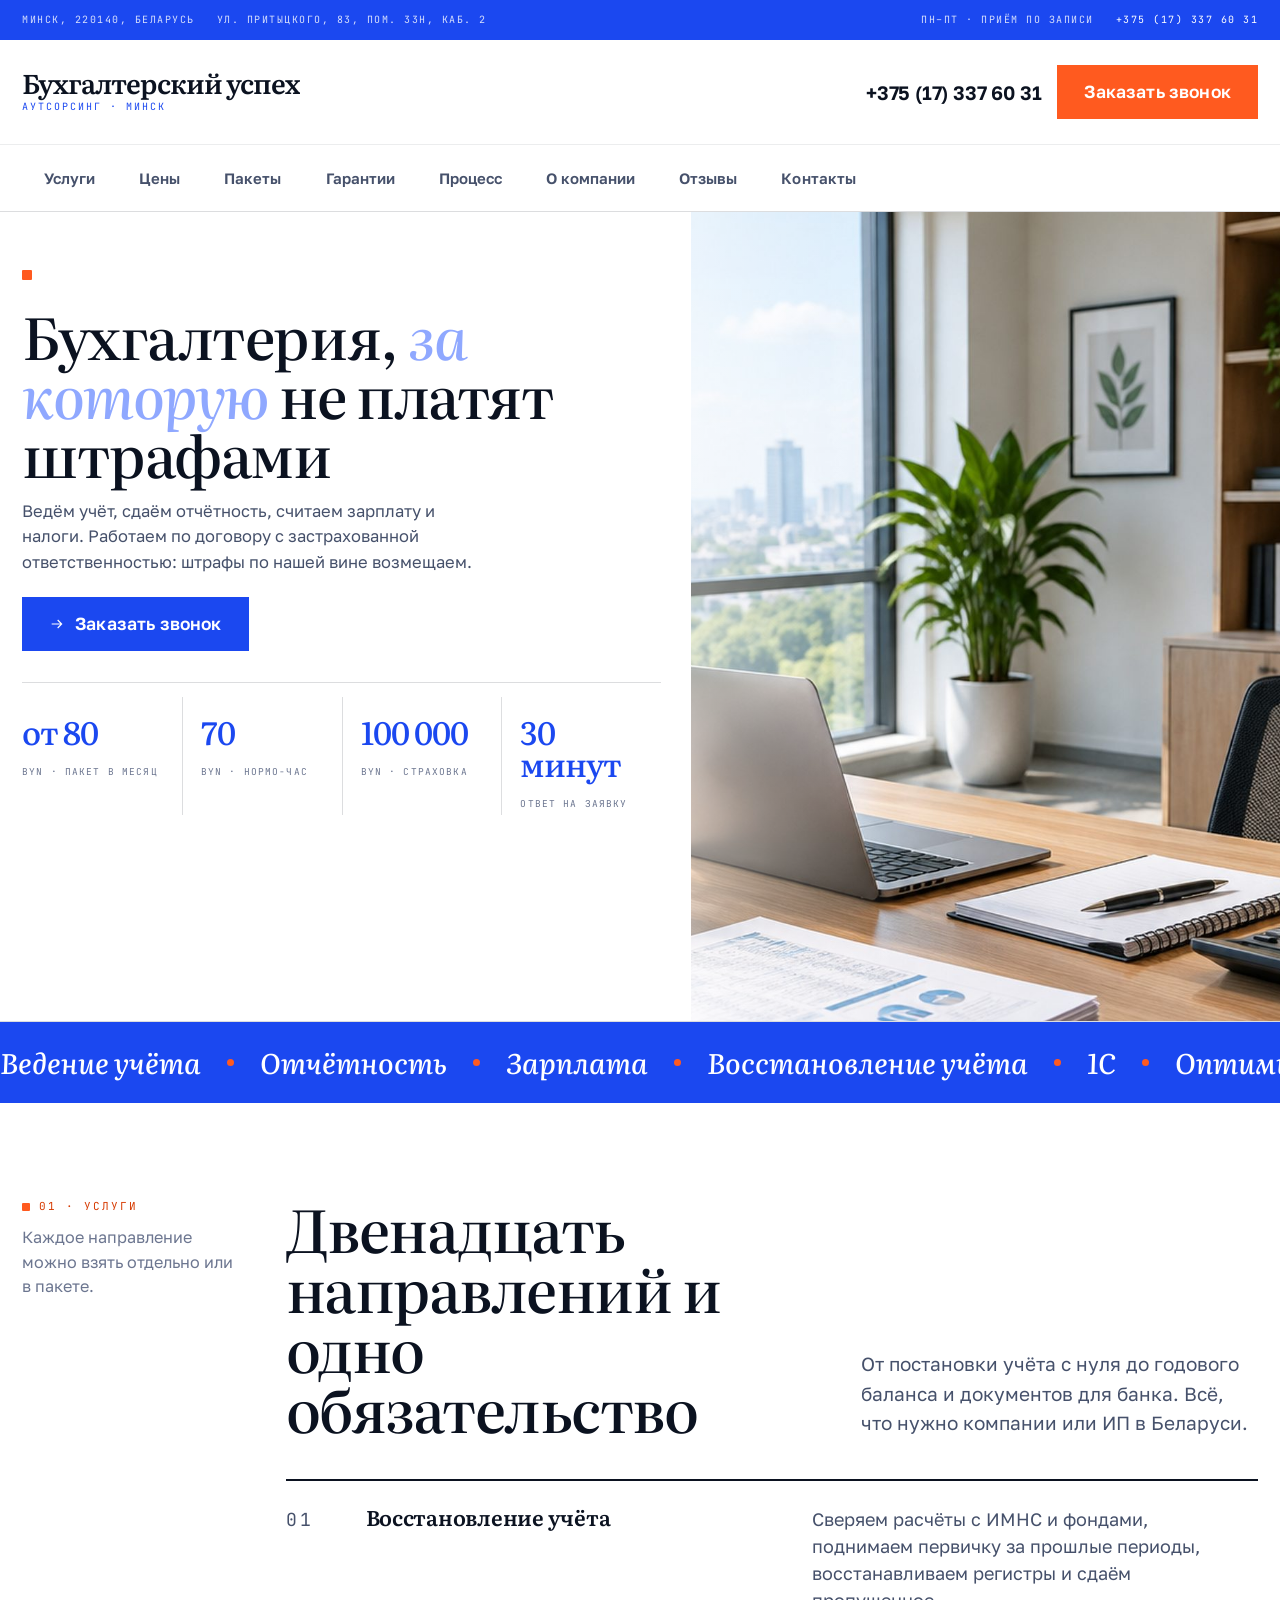
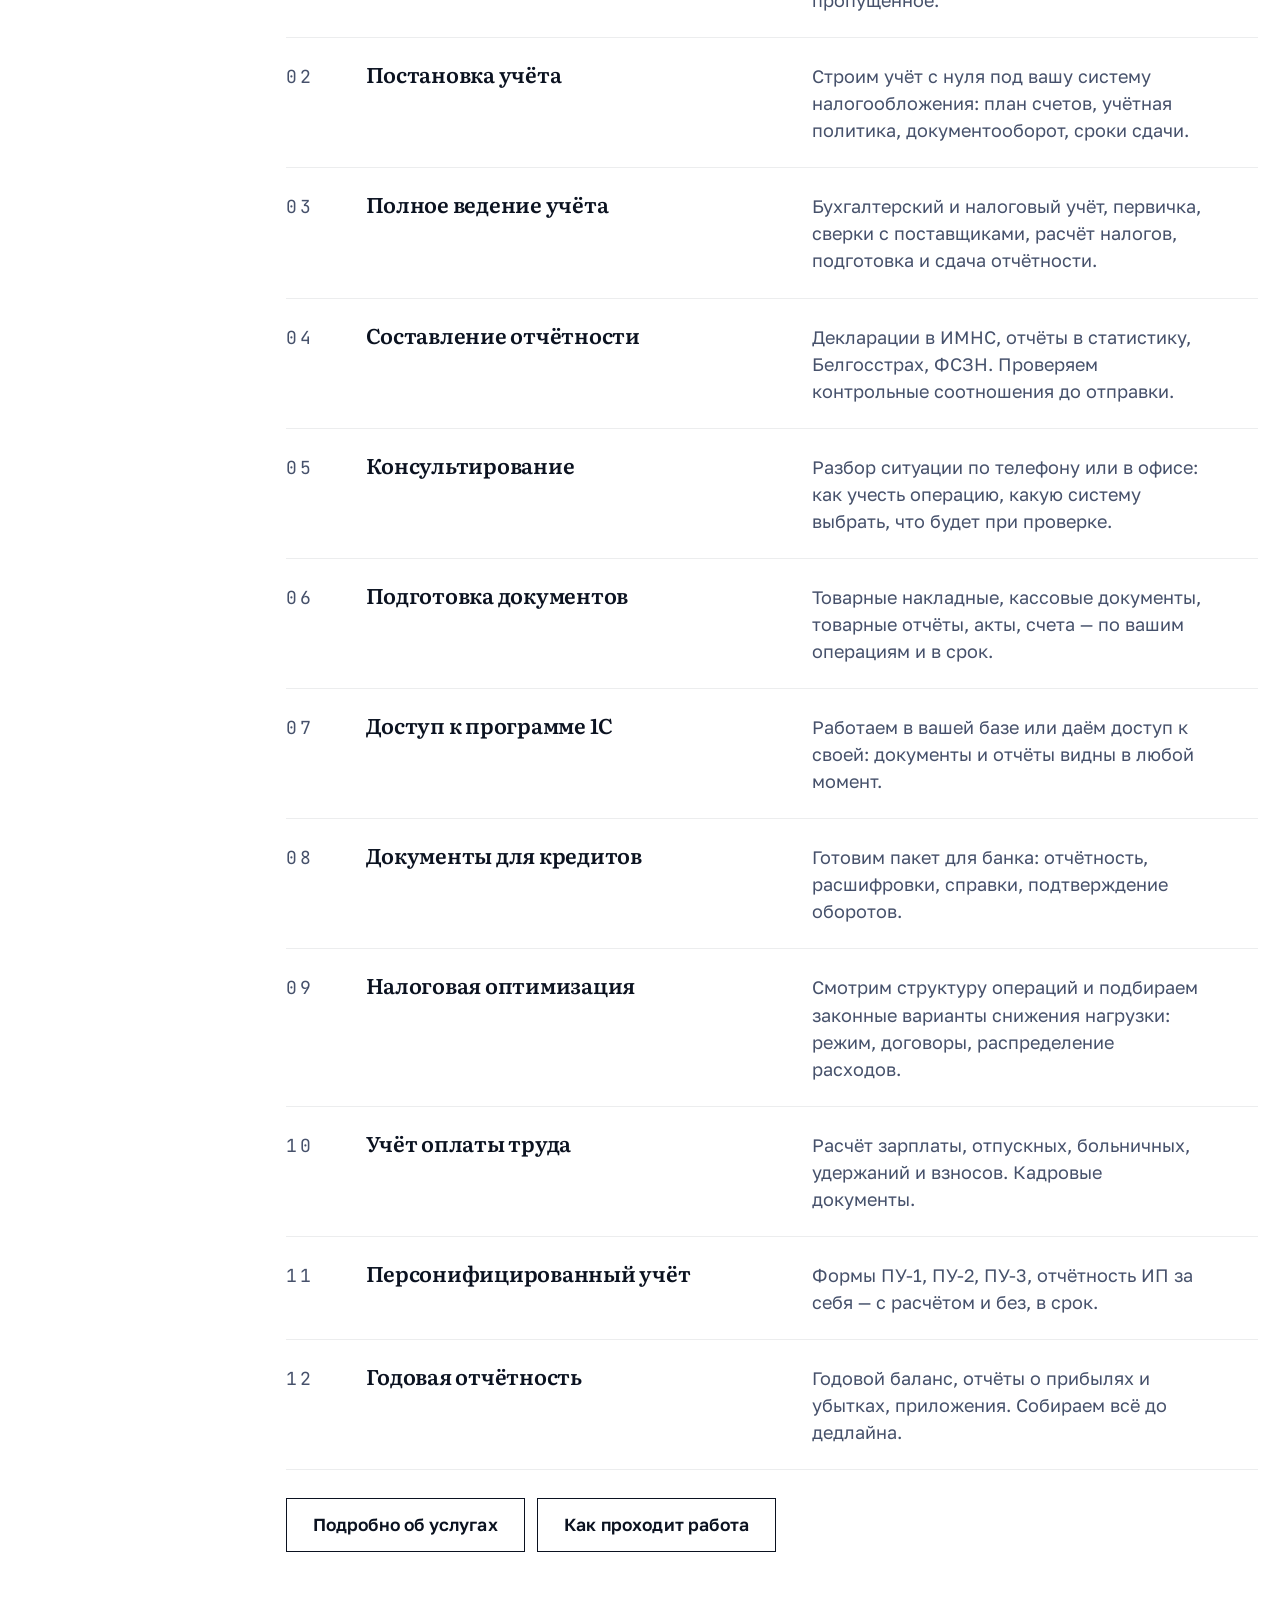
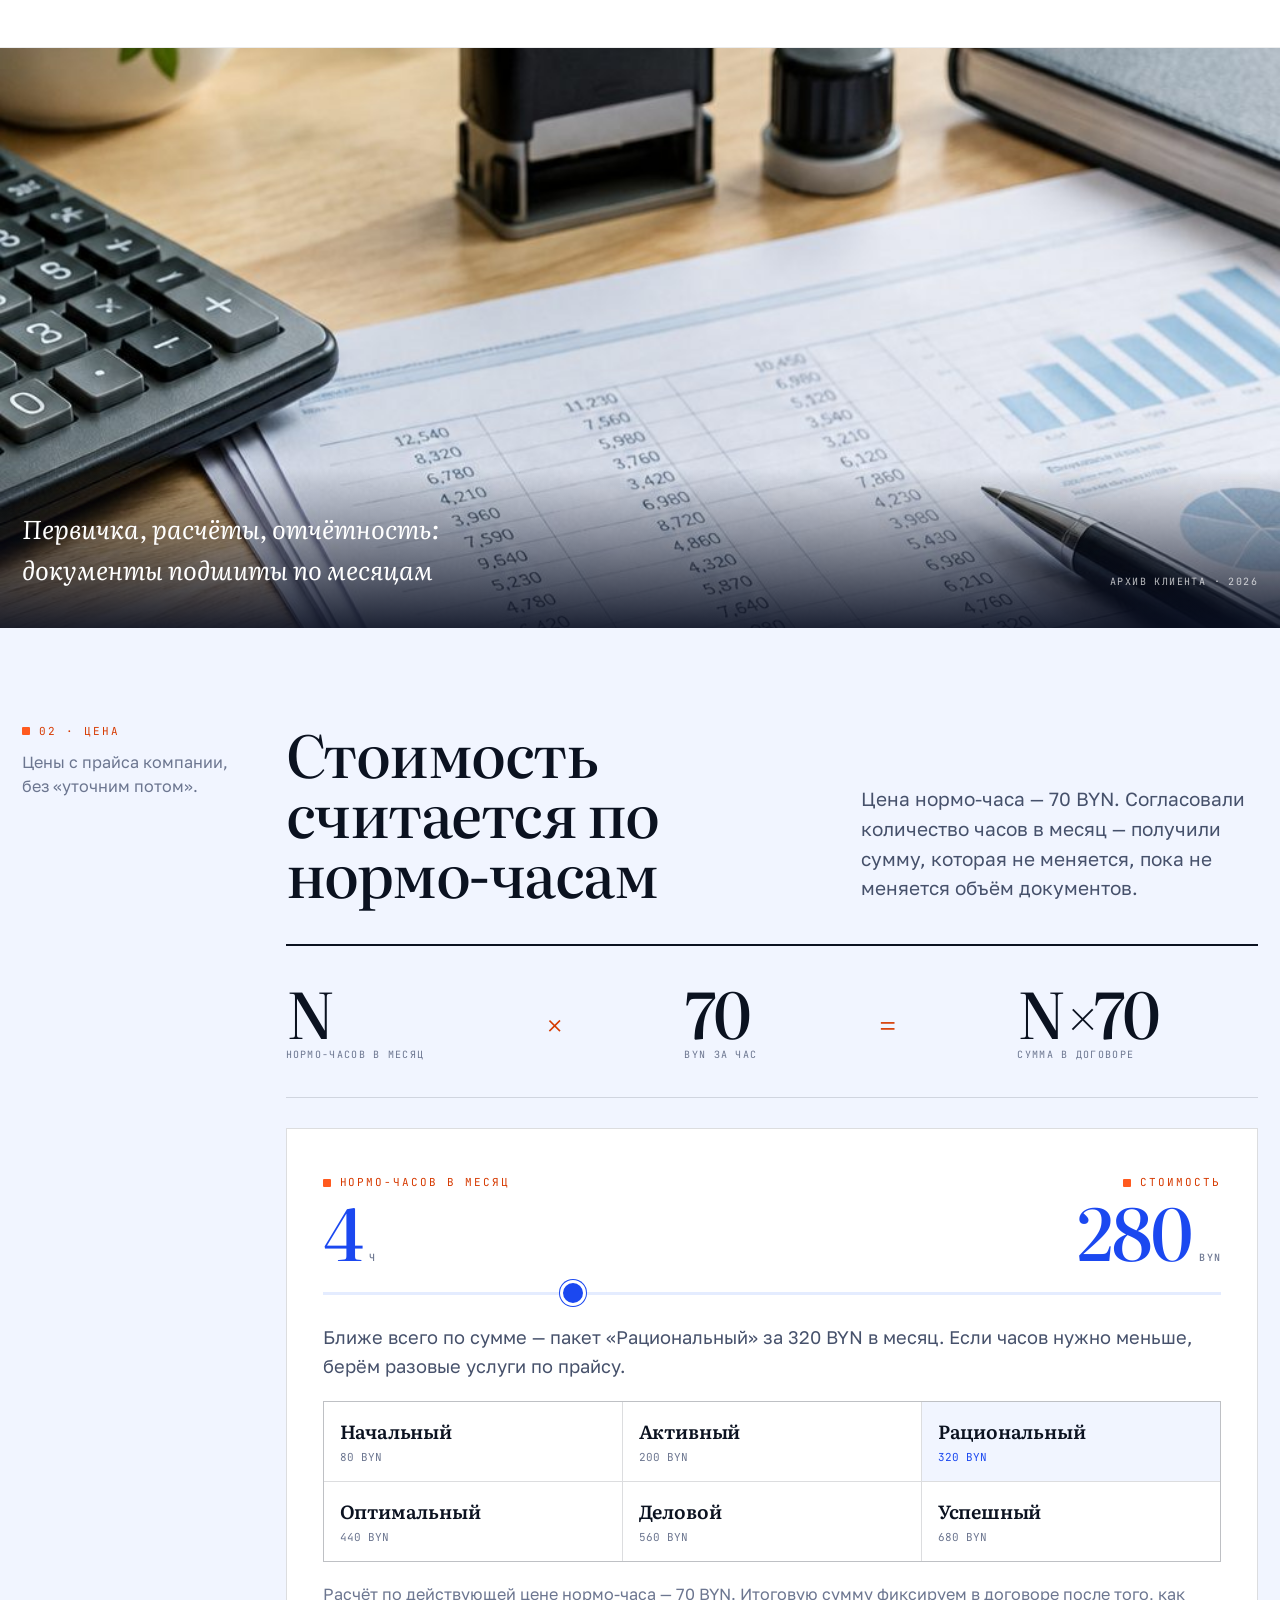
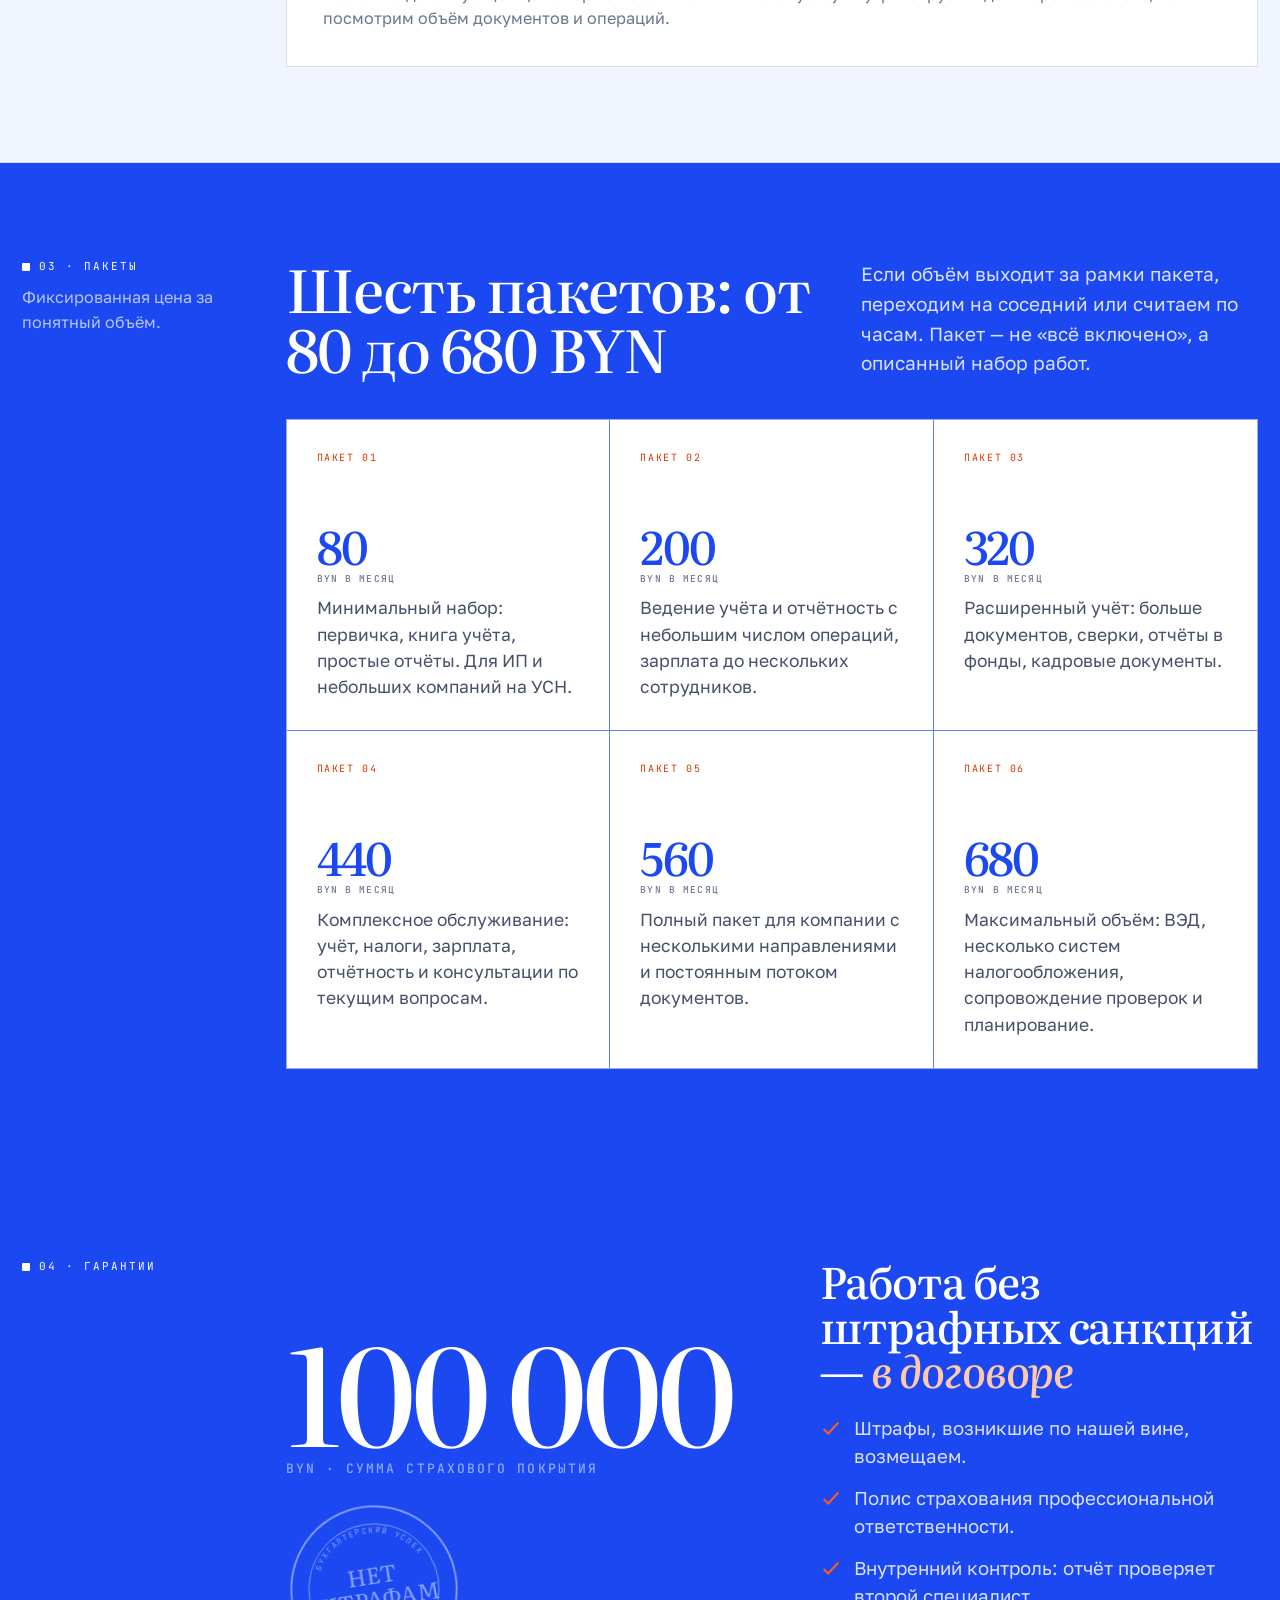
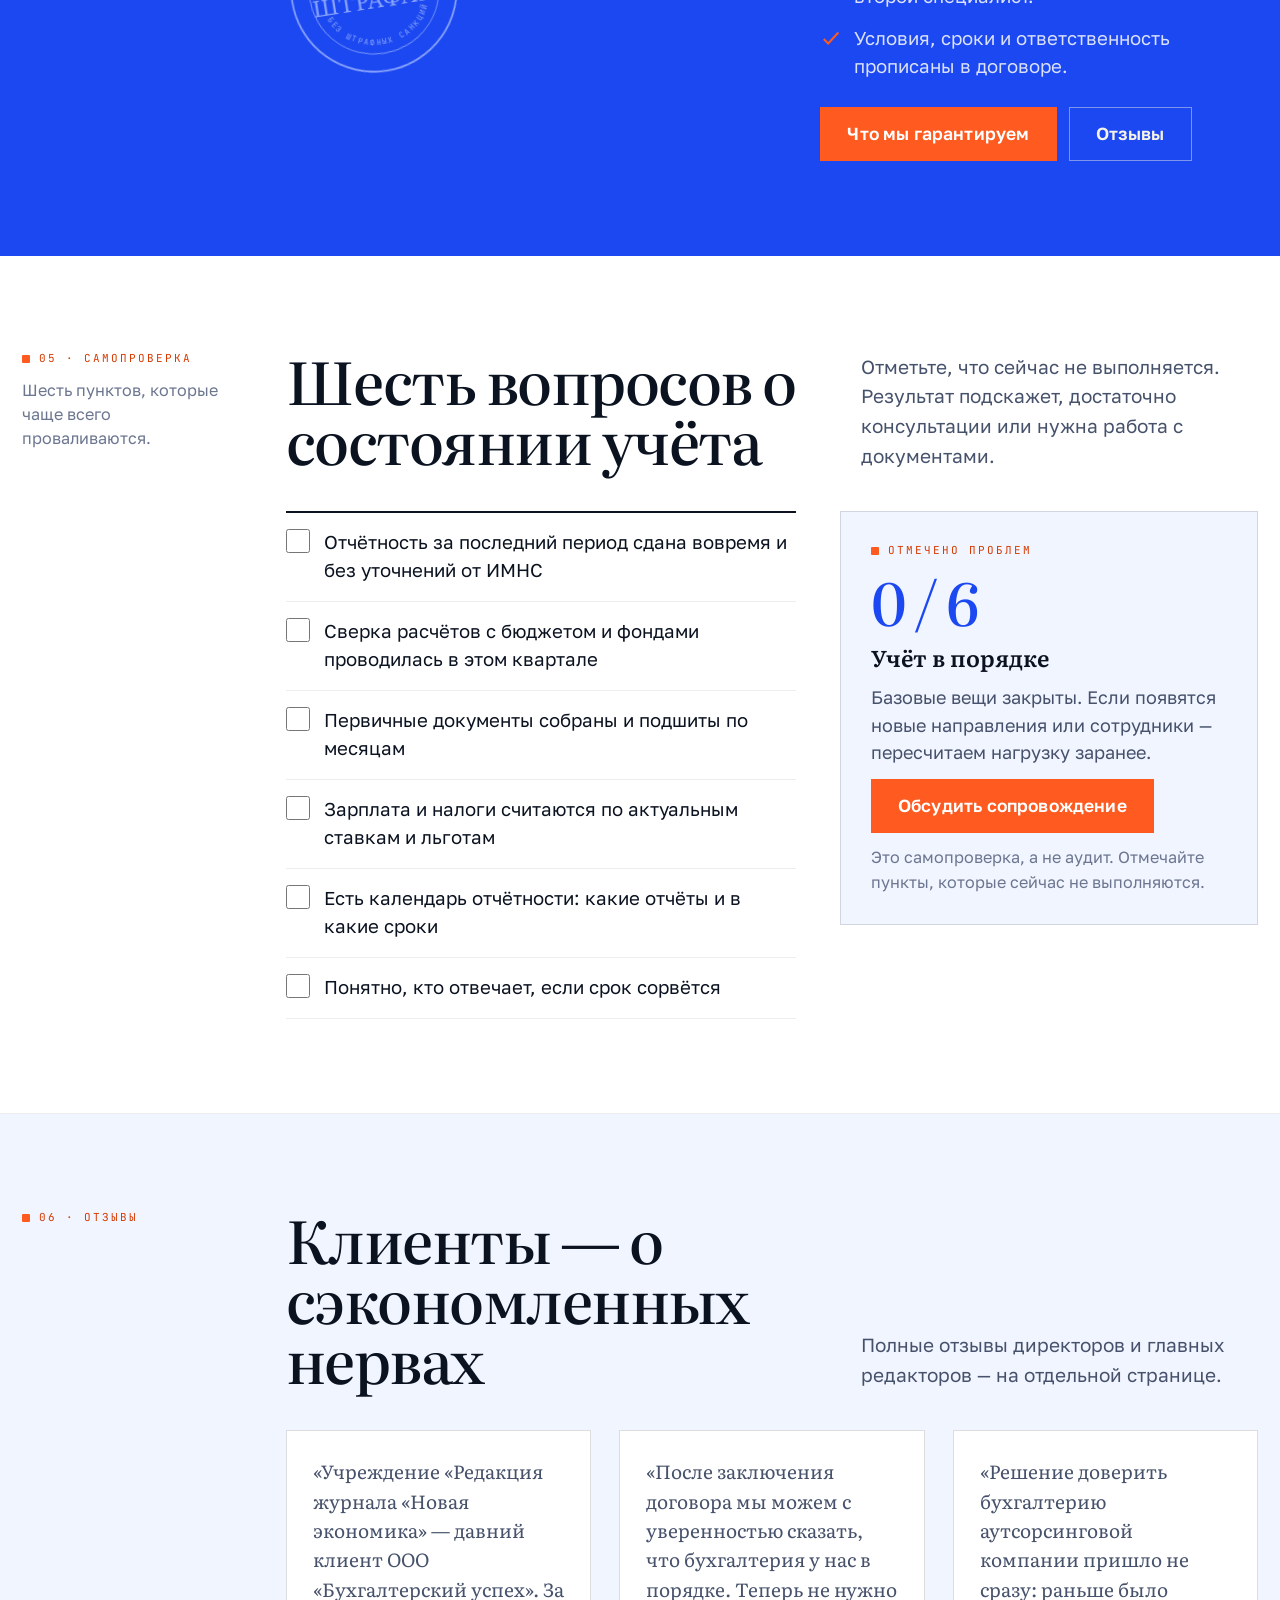
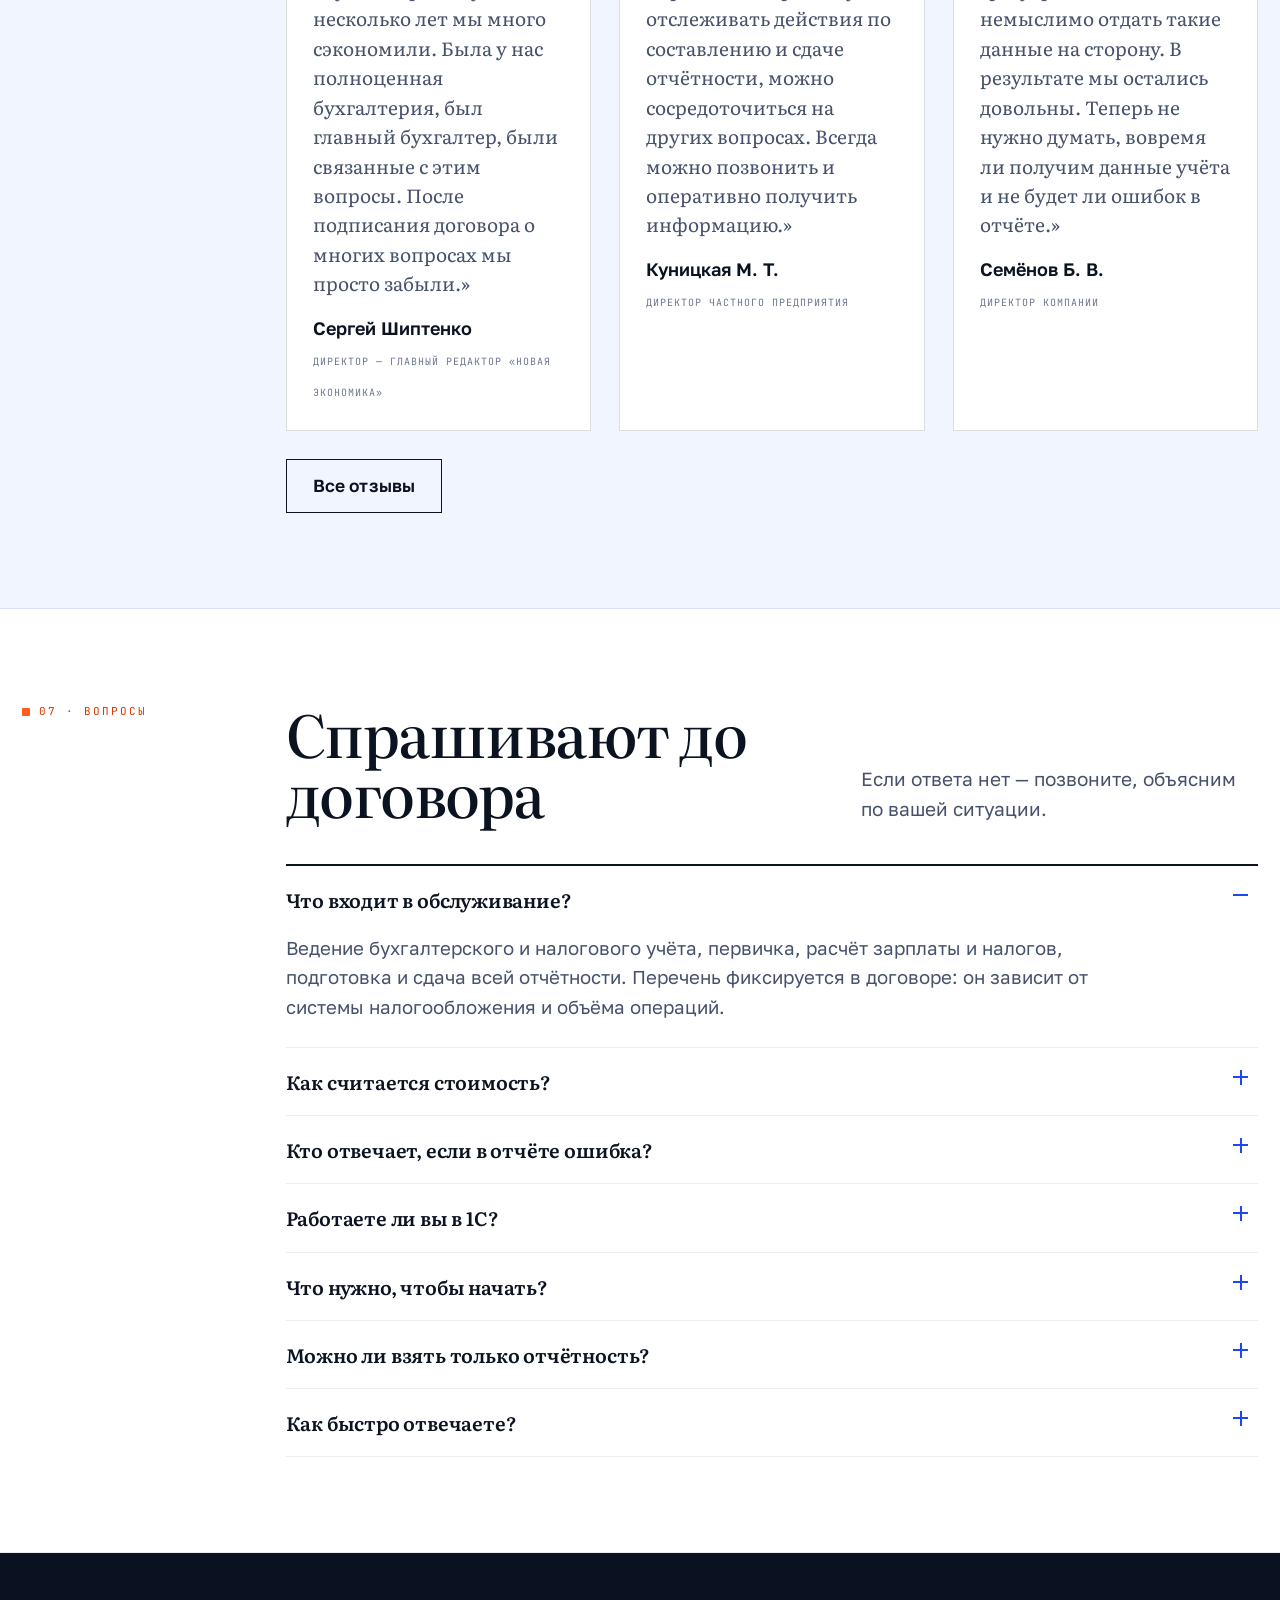
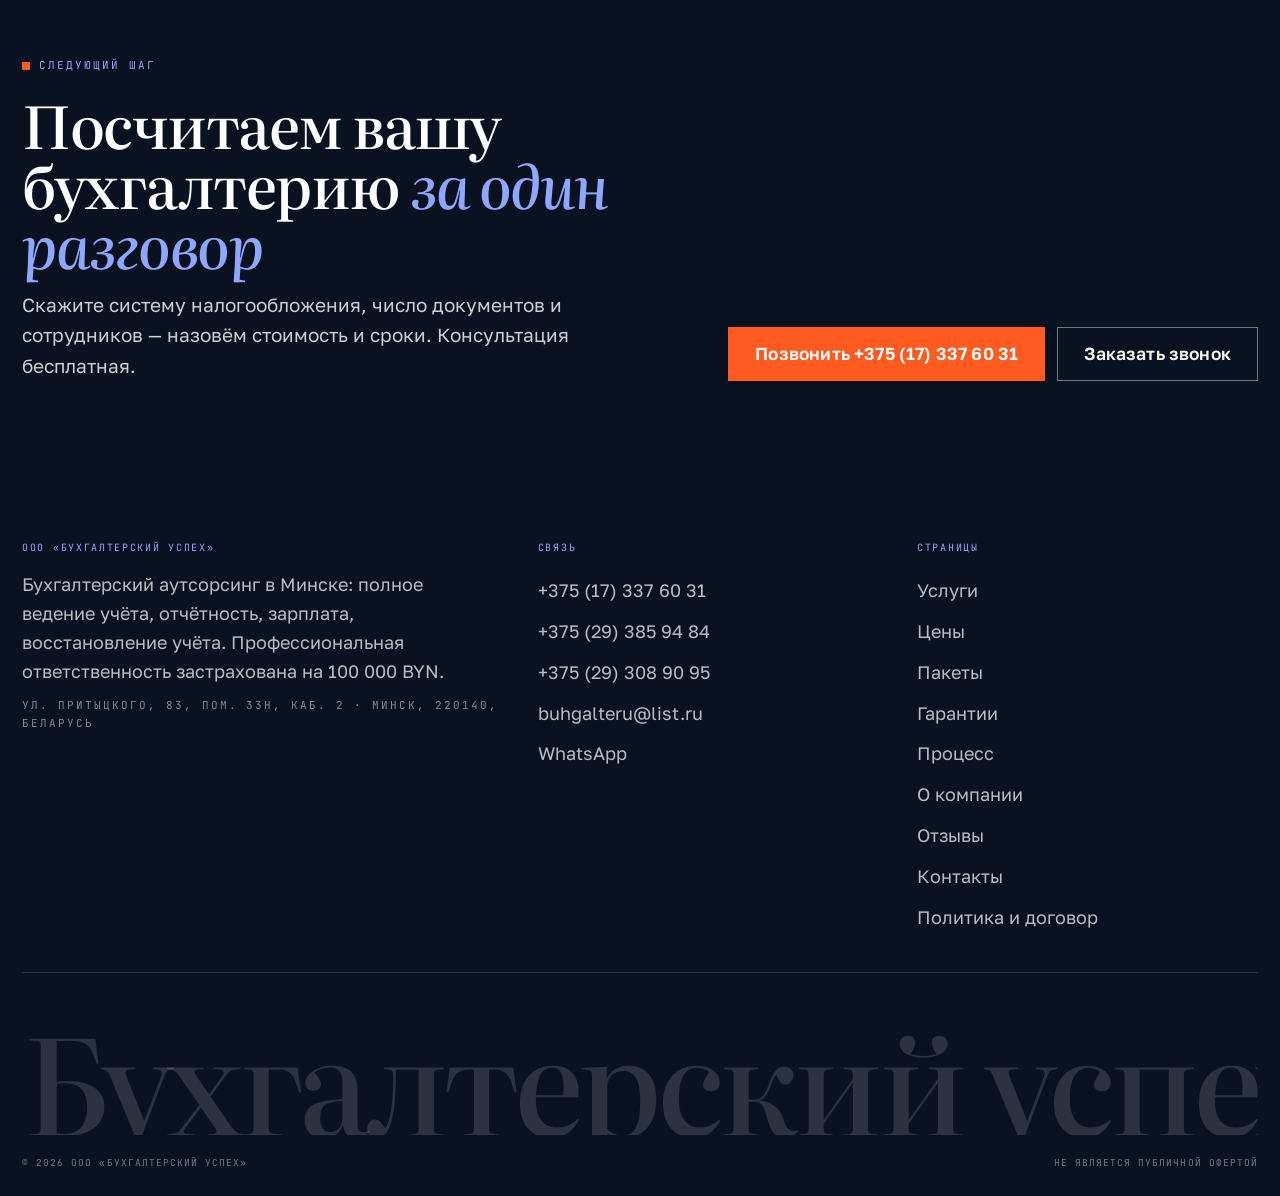
<file: index.html>
<!doctype html><html lang="ru"><head>
<meta charset="utf-8"><meta name="viewport" content="width=device-width,initial-scale=1">
<title>Бухгалтерские услуги в Минске — ООО «Бухгалтерский успех»</title><meta name="description" content="Бухгалтерский аутсорсинг в Минске: ведение учёта от 80 BYN в месяц, отчётность, зарплата, восстановление учёта, консультации. Страхование ответственности 100 000 BYN. ул. Притыцкого, 83.">
<meta property="og:title" content="Бухгалтерские услуги в Минске — ООО «Бухгалтерский успех»"><meta property="og:description" content="Бухгалтерский аутсорсинг в Минске: ведение учёта от 80 BYN в месяц, отчётность, зарплата, восстановление учёта, консультации. Страхование ответственности 100 000 BYN. ул. Притыцкого, 83.">
<meta property="og:type" content="website"><meta property="og:locale" content="ru_BY">
<link rel="icon" href="assets/img/favicon.svg" type="image/svg+xml">
<link rel="preconnect" href="https://fonts.googleapis.com"><link rel="preconnect" href="https://fonts.gstatic.com" crossorigin>
<link href="https://fonts.googleapis.com/css2?family=Literata:ital,opsz,wght@0,7..72,400;0,7..72,500;0,7..72,600;1,7..72,400;1,7..72,500&family=Golos+Text:wght@400;500;600;700&family=JetBrains+Mono:wght@400;500&display=swap" rel="stylesheet">
<style>
:root{
--bg:#FFFFFF;--bg2:#F1F5FF;--bg3:#E4ECFF;
--ink:#0B1220;--ink2:#46516B;--muted:#6C7690;
--line:rgba(11,18,32,.14);--line2:rgba(11,18,32,.075);
--deep:#0A1120;--blue:#1B48F0;--blue-d:#1233B8;--blue-l:#8FA8FF;
--or:#D63A00;--or-b:#FF5A1F;
--f-d:'Literata',Georgia,serif;--f-t:'Golos Text',system-ui,sans-serif;--f-m:'JetBrains Mono',monospace}
*{box-sizing:border-box}
html{-webkit-text-size-adjust:100%;font-size:19px;overflow-x:clip}
body{margin:0;background:var(--bg);color:var(--ink);font-family:var(--f-t);font-size:19px;line-height:1.6;
-webkit-font-smoothing:antialiased;overflow-x:hidden}
body.is-locked{overflow:hidden}
img{max-width:100%;display:block}
a{color:inherit;text-decoration:none}
p{margin:0}
.wrap{width:min(1360px,100% - 44px);margin-inline:auto}
.mono,.kick{font-family:var(--f-m);font-size:11px;letter-spacing:.18em;text-transform:uppercase;color:var(--muted)}
.kick{display:inline-flex;align-items:center;gap:9px;color:var(--or)}
.kick::before{content:"";width:8px;height:8px;background:var(--or-b);flex:none;border-radius:1px}
h1,h2,h3{font-family:var(--f-d);font-weight:500;margin:0;letter-spacing:-.025em;line-height:1.03;overflow-wrap:break-word}
h1{font-size:clamp(2.5rem,7vw,6.2rem);line-height:.96}
h2{font-size:clamp(2rem,4.6vw,3.7rem);line-height:1.02}
h3{font-size:clamp(1.12rem,1.7vw,1.44rem);line-height:1.24;font-weight:600}
em{font-style:italic;color:var(--blue)}
.topbar{background:var(--blue);color:rgba(255,255,255,.82);font-family:var(--f-m);font-size:10px;letter-spacing:.15em;text-transform:uppercase}
.topbar__in{display:flex;align-items:center;gap:22px;min-height:40px;min-width:0}
.topbar a{color:#fff}
.topbar a:hover{text-decoration:underline}
.topbar__sp{flex:1}
@media (max-width:900px){.topbar{display:none}}
.hdr{position:sticky;top:0;z-index:60;background:#fff;border-bottom:1px solid var(--line)}
.hdr__in{display:flex;align-items:center;gap:18px;min-height:104px;min-width:0}
.logo{display:flex;flex-direction:column;gap:3px;min-width:0;flex:0 1 auto;overflow:hidden}
.logo b{font-family:var(--f-d);font-weight:600;font-size:1.42rem;line-height:1;letter-spacing:-.035em;white-space:nowrap}
.logo span{font-family:var(--f-m);font-size:10px;letter-spacing:.2em;text-transform:uppercase;color:var(--blue)}
.hdr__sp{flex:1;min-width:6px}
.hdr__act{display:flex;align-items:center;gap:16px;flex:none}
.hdr__tel{font-family:var(--f-t);font-weight:600;font-size:1.02rem;letter-spacing:-.01em;white-space:nowrap}
.hdr__tel:hover{color:var(--blue)}
.btn{display:inline-flex;align-items:center;justify-content:center;gap:10px;min-height:54px;padding:0 26px;
background:var(--blue);color:#fff;font-family:var(--f-t);font-weight:600;font-size:.92rem;letter-spacing:.01em;
border:1px solid var(--blue);transition:background .2s,border-color .2s,color .2s,transform .2s;cursor:pointer}
.btn:hover{background:var(--or);border-color:var(--or);color:#fff}
.btn--acc{background:var(--or-b);border-color:var(--or-b);color:#fff}
.btn--acc:hover{background:var(--ink);border-color:var(--ink)}
.btn--line{background:transparent;color:var(--ink);border-color:var(--ink)}
.btn--line:hover{background:var(--ink);color:#fff}
.btn--ghost{background:#fff;color:var(--ink);border-color:#fff}
.btn--ghost:hover{background:var(--or-b);border-color:var(--or-b);color:#fff}
.btn svg{width:16px;height:16px;stroke:currentColor;fill:none;stroke-width:1.7;flex:none}
.burger{display:none;flex-direction:column;justify-content:center;gap:6px;width:52px;height:52px;border:1px solid var(--line);
background:#fff;padding:0 13px;cursor:pointer;flex:none}
.burger span{display:block;height:2px;background:var(--ink)}
@media (max-width:1180px){.hdr__tel{display:none}.hdr__act .btn{display:none}.burger{display:flex}}
@media (max-width:620px){.logo b{font-size:1.06rem;white-space:normal;line-height:1.1}.logo span{display:none}
.hdr__in{min-height:82px;gap:10px}}
.strip{border-top:1px solid var(--line2);background:#fff}
.strip__in{display:flex;align-items:stretch;overflow-x:auto;scrollbar-width:none;min-width:0}
.strip__in::-webkit-scrollbar{display:none;height:0}
.strip a{flex:none;font-family:var(--f-t);font-weight:600;font-size:15px;letter-spacing:.002em;color:var(--ink2);
padding:21px 22px;white-space:nowrap;position:relative;transition:color .2s,background .2s}
.strip a:hover{color:var(--ink);background:var(--bg2)}
.strip a[aria-current]{color:var(--blue)}
.strip a[aria-current]::after{content:"";position:absolute;left:22px;right:22px;bottom:0;height:3px;background:var(--blue)}
@media (max-width:620px){.strip a{font-size:13.5px;padding:17px 16px}.strip a[aria-current]::after{left:15px;right:15px}}
.hero{position:relative;min-height:clamp(640px,90vh,920px);display:flex;align-items:flex-end;overflow:hidden;background:var(--deep);color:#fff}
.hero__bg{position:absolute;inset:0}
.hero__bg img{width:100%;height:100%;object-fit:cover}
.hero::after{content:"";position:absolute;inset:0;background:
linear-gradient(92deg,rgba(8,14,32,.94) 0%,rgba(8,14,32,.74) 44%,rgba(8,14,32,.06) 100%),
linear-gradient(0deg,rgba(8,14,32,.8),rgba(8,14,32,0) 48%)}
.hero__in{position:relative;z-index:2;width:100%;padding-block:clamp(40px,6vw,84px)}
.hero .kick{color:#fff}
.hero .kick::before{background:var(--or-b);width:10px;height:10px}
.hero h1{max-width:15ch;margin-top:20px;color:#fff}
.hero h1 em{color:var(--blue-l)}
.hero__lead{margin-top:20px;max-width:46ch;color:rgba(255,255,255,.86);font-size:1.06rem;line-height:1.55}
.hero__cta{display:flex;flex-wrap:wrap;gap:12px;margin-top:32px}
.hero .btn--line{background:transparent;border-color:rgba(255,255,255,.55);color:#fff}
.hero .btn--line:hover{background:#fff;border-color:#fff;color:var(--ink)}
.hero__figs{display:grid;grid-template-columns:repeat(4,minmax(0,1fr));gap:0;margin-top:clamp(34px,5vw,60px);
border-top:1px solid rgba(255,255,255,.28)}
.hero__figs div{padding:18px 18px 0 0;border-right:1px solid rgba(255,255,255,.16);min-width:0}
.hero__figs div:last-child{border-right:0}
.hero__figs b{display:block;font-family:var(--f-d);font-weight:500;font-size:clamp(1.4rem,2.5vw,2.15rem);
letter-spacing:-.03em;line-height:1;color:#fff;margin-bottom:6px}
.hero__figs span{font-family:var(--f-m);font-size:9.5px;letter-spacing:.12em;text-transform:uppercase;color:rgba(255,255,255,.7)}
@media (max-width:820px){.hero__figs{grid-template-columns:repeat(2,minmax(0,1fr))}
.hero__figs div{padding:14px 12px 12px 0}.hero__figs div:nth-child(2n){border-right:0}
.hero__figs div:nth-child(n+3){border-top:1px solid rgba(255,255,255,.16)}}
.fbar{display:none;position:fixed;left:0;right:0;bottom:0;z-index:70;gap:3px;padding:6px 7px;
background:var(--deep);backdrop-filter:blur(10px)}
.fbar a{flex:1;display:flex;align-items:center;justify-content:center;gap:6px;padding:12px 3px;color:#fff;
font-family:var(--f-t);font-weight:600;font-size:11px;letter-spacing:.02em;border:1px solid rgba(255,255,255,.2)}
.fbar a:first-child{background:var(--blue);border-color:var(--blue)}
.fbar svg{width:15px;height:15px;stroke:currentColor;fill:none;stroke-width:1.8}
@media (max-width:1180px){.fbar{display:flex}body{padding-bottom:60px}}
</style>
<link rel="stylesheet" href="assets/css/site.v3.css">
</head><body>
<div class="topbar"><div class="wrap topbar__in">
  <span>Минск, 220140, Беларусь</span><span>ул. Притыцкого, 83, пом. 33н, каб. 2</span><span class="topbar__sp"></span>
  <span>Пн–Пт · приём по записи</span><a href="tel:+375173376031">+375 (17) 337 60 31</a>
</div></div>
<header class="hdr">
  <div class="wrap hdr__in">
    <a class="logo" href="index.html"><b>Бухгалтерский успех</b><span>аутсорсинг · Минск</span></a>
    <span class="hdr__sp"></span>
    <div class="hdr__act">
      <a class="hdr__tel" href="tel:+375173376031">+375 (17) 337 60 31</a>
      <a class="btn btn--acc" href="kontakty.html#zayavka">Заказать звонок</a>
      <button class="burger" id="burger" aria-label="Меню" aria-expanded="false" aria-controls="drawer"><span></span><span></span><span></span></button>
    </div>
  </div>
  <nav class="strip" aria-label="Страницы сайта"><div class="wrap strip__in"><a href="uslugi.html">Услуги</a><a href="ceny.html">Цены</a><a href="tarify.html">Пакеты</a><a href="garantii.html">Гарантии</a><a href="kak-rabotaem.html">Процесс</a><a href="o-kompanii.html">О компании</a><a href="otzyvy.html">Отзывы</a><a href="kontakty.html">Контакты</a></div></nav>
</header>
<main>
<section class="hero">
  <div class="hero__bg"><img src="assets/img/hero.jpg" alt="Офис бухгалтерской компании в Минске"></div>
  <div class="hero__in wrap">
    <span class="kick">бухгалтерский аутсорсинг · Минск</span>
    <h1>Бухгалтерия, <em>за которую</em> не платят штрафами</h1>
    <p class="hero__lead">Ведём учёт, сдаём отчётность, считаем зарплату и налоги. Работаем по договору с застрахованной ответственностью: штрафы по нашей вине возмещаем.</p>
    <div class="hero__cta">
      <a class="btn" href="kontakty.html#zayavka"><svg viewBox="0 0 24 24" aria-hidden="true"><path d="M4 12h15M13 6l6 6-6 6"/></svg>Заказать звонок</a>
      <a class="btn btn--line" href="ceny.html">Цены и пакеты</a>
    </div>
    <div class="hero__figs">
      <div><b>от 80</b><span>BYN · пакет в месяц</span></div>
      <div><b>70</b><span>BYN · нормо-час</span></div>
      <div><b>100 000</b><span>BYN · страховка</span></div>
      <div><b>30 минут</b><span>ответ на заявку</span></div>
    </div>
  </div>
</section>
<div class="ribbon" aria-hidden="true"><div class="ribbon__in"><i>Ведение учёта</i><i>Отчётность</i><i>Зарплата</i><i>Восстановление учёта</i><i>1С</i><i>Оптимизация налогов</i><i>Персонифицированный учёт</i><i>Годовой баланс</i><i>Документы для банка</i><i>Консультации</i><i>Ведение учёта</i><i>Отчётность</i><i>Зарплата</i><i>Восстановление учёта</i><i>1С</i><i>Оптимизация налогов</i><i>Персонифицированный учёт</i><i>Годовой баланс</i><i>Документы для банка</i><i>Консультации</i></div></div>
<section class="band">
  <div class="wrap">
    <div class="spread">
      <div class="spread__side"><span class="kick">01 · услуги</span>
        <p class="note">Каждое направление можно взять отдельно или в пакете.</p></div>
      <div class="spread__main">
        <div class="spread__head">
          <h2>Двенадцать направлений и одно обязательство</h2>
          <p>От постановки учёта с нуля до годового баланса и документов для банка. Всё, что нужно компании или ИП в Беларуси.</p>
        </div>
        <div class="slist"><div class="slist__i rv"><span class="mono">01</span><b>Восстановление учёта</b><span>Сверяем расчёты с ИМНС и фондами, поднимаем первичку за прошлые периоды, восстанавливаем регистры и сдаём пропущенное.</span><i>Если учёт запущен</i></div><div class="slist__i rv"><span class="mono">02</span><b>Постановка учёта</b><span>Строим учёт с нуля под вашу систему налогообложения: план счетов, учётная политика, документооборот, сроки сдачи.</span><i>С нуля</i></div><div class="slist__i rv"><span class="mono">03</span><b>Полное ведение учёта</b><span>Бухгалтерский и налоговый учёт, первичка, сверки с поставщиками, расчёт налогов, подготовка и сдача отчётности.</span><i>Каждый месяц</i></div><div class="slist__i rv"><span class="mono">04</span><b>Составление отчётности</b><span>Декларации в ИМНС, отчёты в статистику, Белгосстрах, ФСЗН. Проверяем контрольные соотношения до отправки.</span><i>Разово</i></div><div class="slist__i rv"><span class="mono">05</span><b>Консультирование</b><span>Разбор ситуации по телефону или в офисе: как учесть операцию, какую систему выбрать, что будет при проверке.</span><i>От 60 BYN</i></div><div class="slist__i rv"><span class="mono">06</span><b>Подготовка документов</b><span>Товарные накладные, кассовые документы, товарные отчёты, акты, счета — по вашим операциям и в срок.</span><i>Первичка</i></div><div class="slist__i rv"><span class="mono">07</span><b>Доступ к программе 1С</b><span>Работаем в вашей базе или даём доступ к своей: документы и отчёты видны в любой момент.</span><i>Прозрачность</i></div><div class="slist__i rv"><span class="mono">08</span><b>Документы для кредитов</b><span>Готовим пакет для банка: отчётность, расшифровки, справки, подтверждение оборотов.</span><i>Для банка</i></div><div class="slist__i rv"><span class="mono">09</span><b>Налоговая оптимизация</b><span>Смотрим структуру операций и подбираем законные варианты снижения нагрузки: режим, договоры, распределение расходов.</span><i>От 80 BYN</i></div><div class="slist__i rv"><span class="mono">10</span><b>Учёт оплаты труда</b><span>Расчёт зарплаты, отпускных, больничных, удержаний и взносов. Кадровые документы.</span><i>Зарплата</i></div><div class="slist__i rv"><span class="mono">11</span><b>Персонифицированный учёт</b><span>Формы ПУ-1, ПУ-2, ПУ-3, отчётность ИП за себя — с расчётом и без, в срок.</span><i>ФСЗН</i></div><div class="slist__i rv"><span class="mono">12</span><b>Годовая отчётность</b><span>Годовой баланс, отчёты о прибылях и убытках, приложения. Собираем всё до дедлайна.</span><i>350 BYN</i></div></div>
        <div style="display:flex;flex-wrap:wrap;gap:12px;margin-top:28px">
          <a class="btn btn--line" href="uslugi.html">Подробно об услугах</a>
          <a class="btn btn--line" href="kak-rabotaem.html">Как проходит работа</a>
        </div>
      </div>
    </div>
  </div>
</section>

<div class="plate">
  <img src="assets/img/docs.jpg" alt="Первичные документы, расчёты и печати на столе">
  <div class="plate__cap"><div class="wrap">
    <p>Первичка, расчёты, отчётность: документы подшиты по месяцам</p>
    <span>архив клиента · 2026</span>
  </div></div>
</div>

<section class="band band--alt">
  <div class="wrap">
    <div class="spread">
      <div class="spread__side"><span class="kick">02 · цена</span>
        <p class="note">Цены с прайса компании, без «уточним потом».</p></div>
      <div class="spread__main">
        <div class="spread__head">
          <h2>Стоимость считается по нормо-часам</h2>
          <p>Цена нормо-часа — 70 BYN. Согласовали количество часов в месяц — получили сумму, которая не меняется, пока не меняется объём документов.</p>
        </div>
        
<div class="formula rv">
  <div><b>N</b><span>нормо-часов в месяц</span></div>
  <i>×</i>
  <div><b>70</b><span>BYN за час</span></div>
  <i>=</i>
  <div><b>N×70</b><span>сумма в договоре</span></div>
</div>
        <div style="margin-top:30px"><div class="calc" id="calc">
  <div class="calc__top">
    <div><span class="kick">нормо-часов в месяц</span><div class="calc__val"><span id="calc-hours">4</span><small>ч</small></div></div>
    <div style="text-align:right"><span class="kick">стоимость</span><div class="calc__val"><span id="calc-sum">280</span><small>BYN</small></div></div>
  </div>
  <input type="range" id="calc-range" min="1" max="12" step="1" value="4" aria-label="Количество нормо-часов в месяц">
  <p class="calc__hint" id="calc-hint"></p>
  <div class="calc__grid"><div class="calc__p" data-pack="80" data-name="Начальный"><b>Начальный</b><span>80 BYN</span></div><div class="calc__p" data-pack="200" data-name="Активный"><b>Активный</b><span>200 BYN</span></div><div class="calc__p" data-pack="320" data-name="Рациональный"><b>Рациональный</b><span>320 BYN</span></div><div class="calc__p" data-pack="440" data-name="Оптимальный"><b>Оптимальный</b><span>440 BYN</span></div><div class="calc__p" data-pack="560" data-name="Деловой"><b>Деловой</b><span>560 BYN</span></div><div class="calc__p" data-pack="680" data-name="Успешный"><b>Успешный</b><span>680 BYN</span></div></div>
  <p class="note">Расчёт по действующей цене нормо-часа — 70 BYN. Итоговую сумму фиксируем в договоре после того, как посмотрим объём документов и операций.</p>
</div></div>
      </div>
    </div>
  </div>
</section>

<section class="band band--blue">
  <div class="wrap">
    <div class="spread">
      <div class="spread__side"><span class="kick">03 · пакеты</span>
        <p class="note">Фиксированная цена за понятный объём.</p></div>
      <div class="spread__main">
        <div class="spread__head">
          <h2>Шесть пакетов: от 80 до 680 BYN</h2>
          <p>Если объём выходит за рамки пакета, переходим на соседний или считаем по часам. Пакет — не «всё включено», а описанный набор работ.</p>
        </div>
        <div class="packs"><div class="rv"><span class="packs__n">пакет 01</span><b class="packs__t">Начальный</b><div class="packs__p">80<small>BYN в месяц</small></div><p class="packs__d">Минимальный набор: первичка, книга учёта, простые отчёты. Для ИП и небольших компаний на УСН.</p></div><div class="rv"><span class="packs__n">пакет 02</span><b class="packs__t">Активный</b><div class="packs__p">200<small>BYN в месяц</small></div><p class="packs__d">Ведение учёта и отчётность с небольшим числом операций, зарплата до нескольких сотрудников.</p></div><div class="rv"><span class="packs__n">пакет 03</span><b class="packs__t">Рациональный</b><div class="packs__p">320<small>BYN в месяц</small></div><p class="packs__d">Расширенный учёт: больше документов, сверки, отчёты в фонды, кадровые документы.</p></div><div class="rv"><span class="packs__n">пакет 04</span><b class="packs__t">Оптимальный</b><div class="packs__p">440<small>BYN в месяц</small></div><p class="packs__d">Комплексное обслуживание: учёт, налоги, зарплата, отчётность и консультации по текущим вопросам.</p></div><div class="rv"><span class="packs__n">пакет 05</span><b class="packs__t">Деловой</b><div class="packs__p">560<small>BYN в месяц</small></div><p class="packs__d">Полный пакет для компании с несколькими направлениями и постоянным потоком документов.</p></div><div class="rv"><span class="packs__n">пакет 06</span><b class="packs__t">Успешный</b><div class="packs__p">680<small>BYN в месяц</small></div><p class="packs__d">Максимальный объём: ВЭД, несколько систем налогообложения, сопровождение проверок и планирование.</p></div></div>
      </div>
    </div>
  </div>
</section>

<section class="band band--blue">
  <div class="wrap">
    <div class="spread">
      <div class="spread__side"><span class="kick">04 · гарантии</span></div>
      <div class="spread__main">
        <div class="claim">
          <div>
            <span class="claim__num">100 000<small>BYN · сумма страхового покрытия</small></span>
            <svg class="stamp" viewBox="0 0 200 200" role="img" aria-label="Печать: без штрафов">
  <circle cx="100" cy="100" r="94" fill="none" stroke="currentColor" stroke-width="2"/>
  <circle cx="100" cy="100" r="74" fill="none" stroke="currentColor" stroke-width="1"/>
  <path id="stTop" d="M100 100 m-64 0 a64 64 0 0 1 128 0" fill="none"/>
  <path id="stBot" d="M100 100 m-64 0 a64 64 0 0 0 128 0" fill="none"/>
  <text><textPath href="#stTop" startOffset="50%" text-anchor="middle">бухгалтерский успех</textPath></text>
  <text><textPath href="#stBot" startOffset="50%" text-anchor="middle">без штрафных санкций</textPath></text>
  <text x="100" y="94" text-anchor="middle" style="font-family:var(--f-d);font-size:26px;letter-spacing:0;fill:currentColor">нет</text>
  <text x="100" y="122" text-anchor="middle" style="font-family:var(--f-d);font-size:26px;letter-spacing:0;fill:currentColor">штрафам</text>
</svg>
          </div>
          <div>
            <h2 style="font-size:clamp(1.7rem,3.4vw,2.7rem)">Работа без штрафных санкций — <em>в договоре</em></h2>
            <ul style="margin-top:24px">
              <li><svg viewBox="0 0 24 24"><path d="M4 13l5 5L20 6"/></svg><span>Штрафы, возникшие по нашей вине, возмещаем.</span></li>
              <li><svg viewBox="0 0 24 24"><path d="M4 13l5 5L20 6"/></svg><span>Полис страхования профессиональной ответственности.</span></li>
              <li><svg viewBox="0 0 24 24"><path d="M4 13l5 5L20 6"/></svg><span>Внутренний контроль: отчёт проверяет второй специалист.</span></li>
              <li><svg viewBox="0 0 24 24"><path d="M4 13l5 5L20 6"/></svg><span>Условия, сроки и ответственность прописаны в договоре.</span></li>
            </ul>
            <div style="display:flex;flex-wrap:wrap;gap:12px;margin-top:26px">
              <a class="btn btn--acc" href="garantii.html">Что мы гарантируем</a>
              <a class="btn btn--line" style="color:#F5F2E9;border-color:rgba(245,242,233,.45)" href="otzyvy.html">Отзывы</a>
            </div>
          </div>
        </div>
      </div>
    </div>
  </div>
</section>

<section class="band">
  <div class="wrap">
    <div class="spread">
      <div class="spread__side"><span class="kick">05 · самопроверка</span>
        <p class="note">Шесть пунктов, которые чаще всего проваливаются.</p></div>
      <div class="spread__main">
        <div class="spread__head">
          <h2>Шесть вопросов о состоянии учёта</h2>
          <p>Отметьте, что сейчас не выполняется. Результат подскажет, достаточно консультации или нужна работа с документами.</p>
        </div>
        <div class="chk" id="chk">
  <div class="chk__list"><label><input type="checkbox"> <span>Отчётность за последний период сдана вовремя и без уточнений от ИМНС</span></label><label><input type="checkbox"> <span>Сверка расчётов с бюджетом и фондами проводилась в этом квартале</span></label><label><input type="checkbox"> <span>Первичные документы собраны и подшиты по месяцам</span></label><label><input type="checkbox"> <span>Зарплата и налоги считаются по актуальным ставкам и льготам</span></label><label><input type="checkbox"> <span>Есть календарь отчётности: какие отчёты и в какие сроки</span></label><label><input type="checkbox"> <span>Понятно, кто отвечает, если срок сорвётся</span></label></div>
  <div class="chk__out">
    <span class="kick">отмечено проблем</span>
    <div class="chk__score" id="chk-score">0 / 6</div>
    <div class="chk__title" id="chk-title">Учёт в порядке</div>
    <p class="chk__text" id="chk-text"></p>
    <a class="btn btn--acc" id="chk-cta" href="kontakty.html#zayavka">Обсудить сопровождение</a>
    <p class="note">Это самопроверка, а не аудит. Отмечайте пункты, которые сейчас не выполняются.</p>
  </div>
</div>
      </div>
    </div>
  </div>
</section>

<section class="band band--alt">
  <div class="wrap">
    <div class="spread">
      <div class="spread__side"><span class="kick">06 · отзывы</span></div>
      <div class="spread__main">
        <div class="spread__head">
          <h2>Клиенты — о сэкономленных нервах</h2>
          <p>Полные отзывы директоров и главных редакторов — на отдельной странице.</p>
        </div>
        <div class="quotes"><figure class="quote rv"><p><q>Учреждение «Редакция журнала «Новая экономика» — давний клиент ООО «Бухгалтерский успех». За несколько лет мы много сэкономили. Была у нас полноценная бухгалтерия, был главный бухгалтер, были связанные с этим вопросы. После подписания договора о многих вопросах мы просто забыли.</q></p><div><b>Сергей Шиптенко</b><br><small>директор — главный редактор «Новая экономика»</small></div></figure><figure class="quote rv"><p><q>После заключения договора мы можем с уверенностью сказать, что бухгалтерия у нас в порядке. Теперь не нужно отслеживать действия по составлению и сдаче отчётности, можно сосредоточиться на других вопросах. Всегда можно позвонить и оперативно получить информацию.</q></p><div><b>Куницкая М. Т.</b><br><small>директор частного предприятия</small></div></figure><figure class="quote rv"><p><q>Решение доверить бухгалтерию аутсорсинговой компании пришло не сразу: раньше было немыслимо отдать такие данные на сторону. В результате мы остались довольны. Теперь не нужно думать, вовремя ли получим данные учёта и не будет ли ошибок в отчёте.</q></p><div><b>Семёнов Б. В.</b><br><small>директор компании</small></div></figure></div>
        <div style="margin-top:28px"><a class="btn btn--line" href="otzyvy.html">Все отзывы</a></div>
      </div>
    </div>
  </div>
</section>

<section class="band">
  <div class="wrap">
    <div class="spread">
      <div class="spread__side"><span class="kick">07 · вопросы</span></div>
      <div class="spread__main">
        <div class="spread__head">
          <h2>Спрашивают до договора</h2>
          <p>Если ответа нет — позвоните, объясним по вашей ситуации.</p>
        </div>
        <div class="faq"><div class="faq__i is-open"><button class="faq__q" aria-expanded="true">Что входит в обслуживание?</button><div class="faq__a">Ведение бухгалтерского и налогового учёта, первичка, расчёт зарплаты и налогов, подготовка и сдача всей отчётности. Перечень фиксируется в договоре: он зависит от системы налогообложения и объёма операций.</div></div><div class="faq__i"><button class="faq__q" aria-expanded="false">Как считается стоимость?</button><div class="faq__a">Два способа: пакет услуг по фиксированной цене (от 80 BYN в месяц) или расчёт по нормо-часам — 70 BYN за час. Согласованное количество часов умножается на стоимость часа; при неизменном объёме документов сумма не меняется.</div></div><div class="faq__i"><button class="faq__q" aria-expanded="false">Кто отвечает, если в отчёте ошибка?</button><div class="faq__a">По договору ответственность несёт компания. Есть внутренний контроль качества и полис страхования профессиональной ответственности на 100 000 BYN. Штрафы, возникшие по нашей вине, возмещаем.</div></div><div class="faq__i"><button class="faq__q" aria-expanded="false">Работаете ли вы в 1С?</button><div class="faq__a">Да. Можем работать в вашей базе или дать доступ к своей: вы видите документы и отчёты в любой момент, а не «по запросу раз в квартал».</div></div><div class="faq__i"><button class="faq__q" aria-expanded="false">Что нужно, чтобы начать?</button><div class="faq__a">Звонок или заявка, короткий разговор о вашей ситуации, договор. Если учёт запущен, сначала проводим диагностику документов и говорим, что придётся восстанавливать.</div></div><div class="faq__i"><button class="faq__q" aria-expanded="false">Можно ли взять только отчётность?</button><div class="faq__a">Да. Разовые отчёты есть в прайсе: декларация в ИМНС, отчёты в статистику, Белгосстрах, ФСЗН 4-фонд, персонифицированный учёт.</div></div><div class="faq__i"><button class="faq__q" aria-expanded="false">Как быстро отвечаете?</button><div class="faq__a">В рабочее время — в течение 30 минут после заявки. Дальше общение идёт с закреплённым специалистом, который ведёт вашу компанию.</div></div></div>
      </div>
    </div>
  </div>
</section>

<section class="band band--ink"><div class="wrap">
  <div class="cta">
    <div>
      <span class="kick">следующий шаг</span>
      <h2 style="margin-top:16px">Посчитаем вашу бухгалтерию <em>за один разговор</em></h2>
      <p style="margin-top:16px;max-width:46ch">Скажите систему налогообложения, число документов и сотрудников — назовём стоимость и сроки. Консультация бесплатная.</p>
    </div>
    <div class="cta__act">
      <a class="btn btn--acc" href="tel:+375173376031">Позвонить +375 (17) 337 60 31</a>
      <a class="btn btn--line" style="color:#F5F2E9;border-color:rgba(245,242,233,.45)" href="kontakty.html#zayavka">Заказать звонок</a>
    </div>
  </div>
</div></section></main>
<footer>
  <div class="wrap">
    <div class="foot__grid">
      <div>
        <b>ООО «Бухгалтерский успех»</b>
        <p style="margin:0 0 12px;max-width:44ch">Бухгалтерский аутсорсинг в Минске: полное ведение учёта, отчётность, зарплата, восстановление учёта. Профессиональная ответственность застрахована на 100 000 BYN.</p>
        <p class="mono" style="color:rgba(255,255,255,.5)">ул. Притыцкого, 83, пом. 33н, каб. 2 · Минск, 220140, Беларусь</p>
      </div>
      <div>
        <b>Связь</b>
        <a class="lnk" href="tel:+375173376031">+375 (17) 337 60 31</a>
        <a class="lnk" href="tel:+375293859484">+375 (29) 385 94 84</a>
        <a class="lnk" href="tel:+375293089095">+375 (29) 308 90 95</a>
        <a class="lnk" href="mailto:buhgalteru@list.ru">buhgalteru@list.ru</a>
        <a class="lnk" href="https://wa.me/375293859484" target="_blank" rel="noopener">WhatsApp</a>
      </div>
      <div>
        <b>Страницы</b>
        <a class="lnk" href="uslugi.html">Услуги</a><a class="lnk" href="ceny.html">Цены</a><a class="lnk" href="tarify.html">Пакеты</a><a class="lnk" href="garantii.html">Гарантии</a><a class="lnk" href="kak-rabotaem.html">Процесс</a><a class="lnk" href="o-kompanii.html">О компании</a><a class="lnk" href="otzyvy.html">Отзывы</a><a class="lnk" href="kontakty.html">Контакты</a>
        <a class="lnk" href="politika.html">Политика и договор</a>
      </div>
    </div>
    <div class="foot__word" aria-hidden="true">Бухгалтерский успех</div>
    <div class="foot__bot"><span>© 2026 ООО «Бухгалтерский успех»</span><span>Не является публичной офертой</span></div>
  </div>
</footer>
<div class="drawer" id="drawer" data-open="false">
  <div class="drawer__inner" role="dialog" aria-modal="true" aria-label="Меню сайта">
    <div class="drawer__top"><span class="mono">Меню сайта</span><button class="drawer__close" id="drawerClose" aria-label="Закрыть меню"></button></div>
    <a class="dl" href="uslugi.html">Услуги</a><a class="dl" href="ceny.html">Цены</a><a class="dl" href="tarify.html">Пакеты</a><a class="dl" href="garantii.html">Гарантии</a><a class="dl" href="kak-rabotaem.html">Процесс</a><a class="dl" href="o-kompanii.html">О компании</a><a class="dl" href="otzyvy.html">Отзывы</a><a class="dl" href="kontakty.html">Контакты</a>
    <a class="dl" href="politika.html">Политика</a>
    <a class="btn btn--acc" href="tel:+375173376031">Позвонить +375 (17) 337 60 31</a>
    <a class="btn btn--line" href="kontakty.html#zayavka">Заказать звонок</a>
    <p class="mono" style="margin-top:18px">ул. Притыцкого, 83, пом. 33н, каб. 2</p>
  </div>
</div>
<div class="fbar">
  <a href="tel:+375173376031"><svg viewBox="0 0 24 24"><path d="M6 3h3l2 5-2 2a12 12 0 006 6l2-2 5 2v3a2 2 0 01-2 2A17 17 0 014 5a2 2 0 012-2z"/></svg>Позвонить</a>
  <a href="https://wa.me/375293859484" target="_blank" rel="noopener"><svg viewBox="0 0 24 24"><path d="M20 12a8 8 0 01-11.8 7L4 20l1-4.2A8 8 0 1120 12z"/><path d="M9 9.5c0 3 2.5 5.5 5.5 5.5"/></svg>WhatsApp</a>
  <a href="viber://chat?number=%2B375293859484"><svg viewBox="0 0 24 24"><path d="M12 4c4 0 7 3 7 7a7 7 0 01-7 7c-1.6 0-3-.4-4-1.2L5 18l1-3c-.7-1-1-2.2-1-3.5C5 7 8 4 12 4z"/><path d="M10 9l2 5 2-5"/></svg>Viber</a>
  <a href="https://t.me/+375293859484" target="_blank" rel="noopener"><svg viewBox="0 0 24 24"><path d="M21 5L3 11l5 2 2 6 3-4 5 3z"/></svg>Telegram</a>
</div>
<script src="assets/js/main.v3.js" defer></script>
</body></html>
</file>
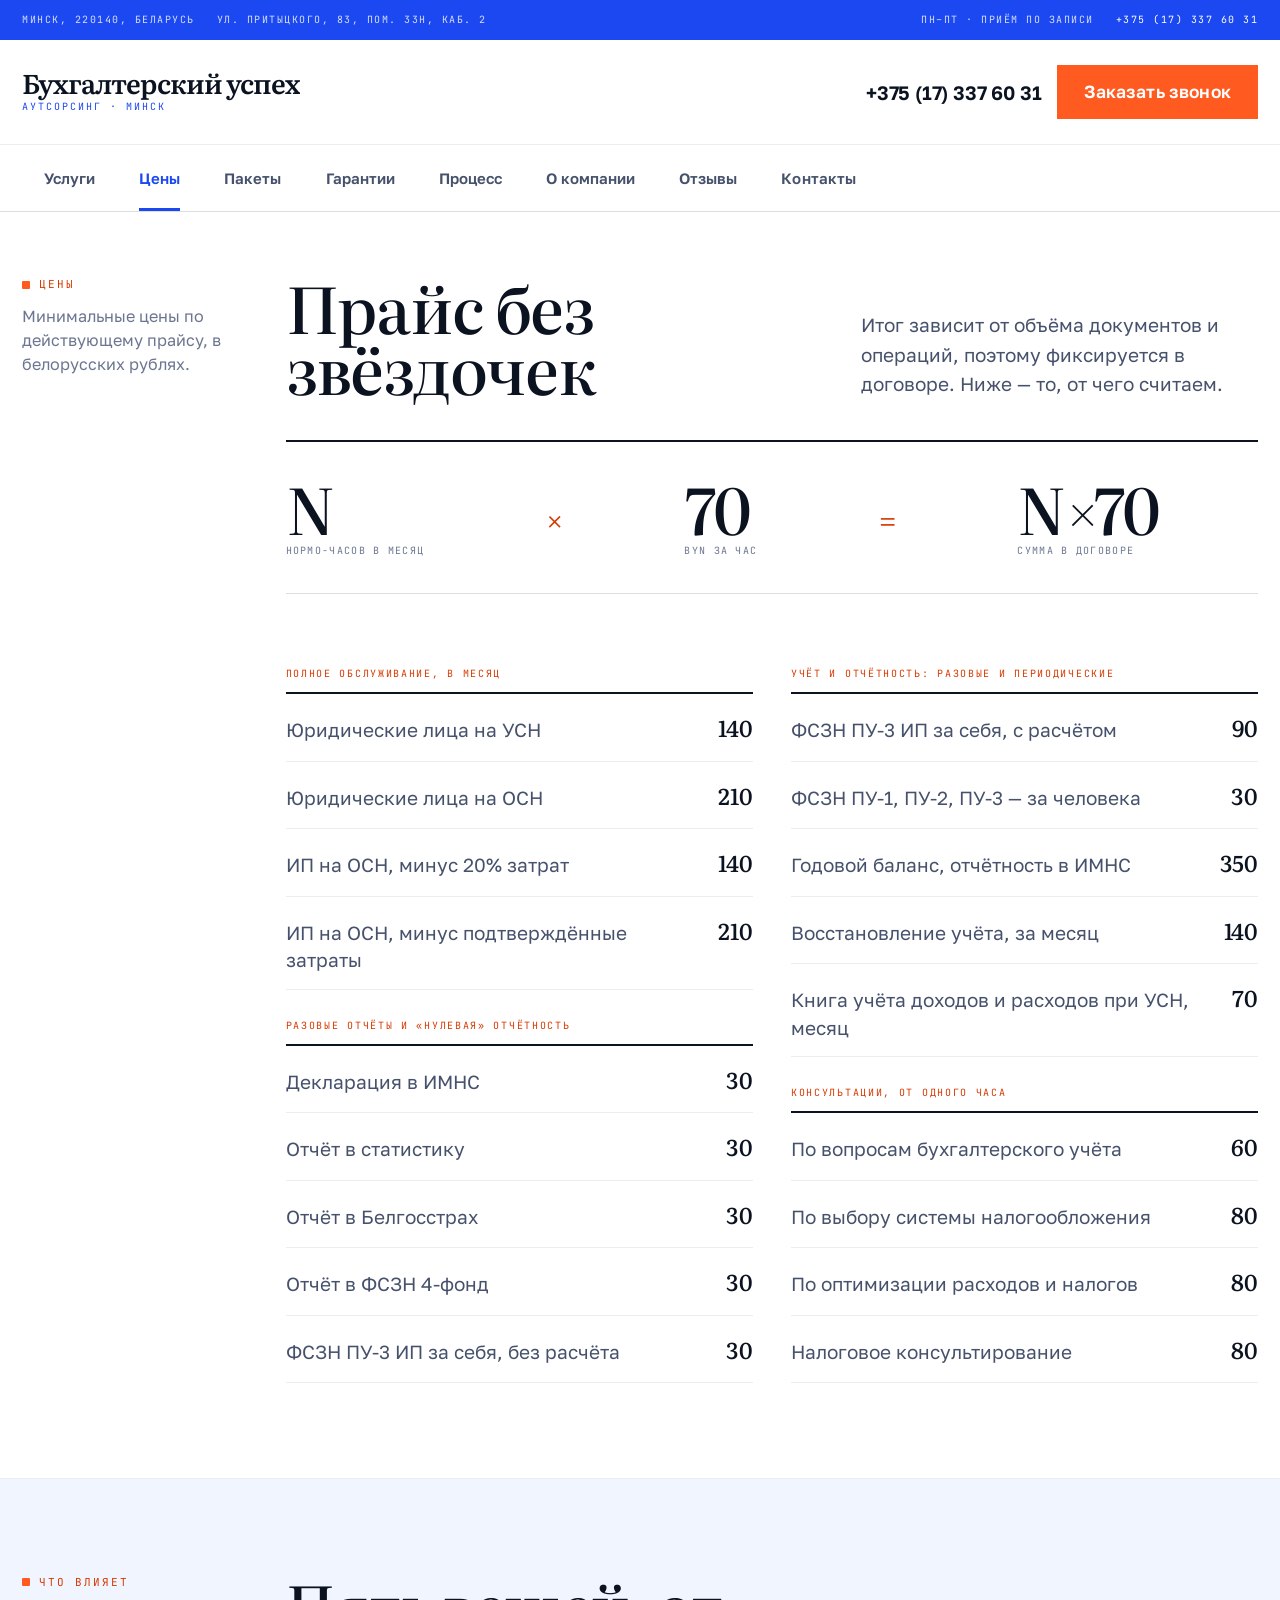
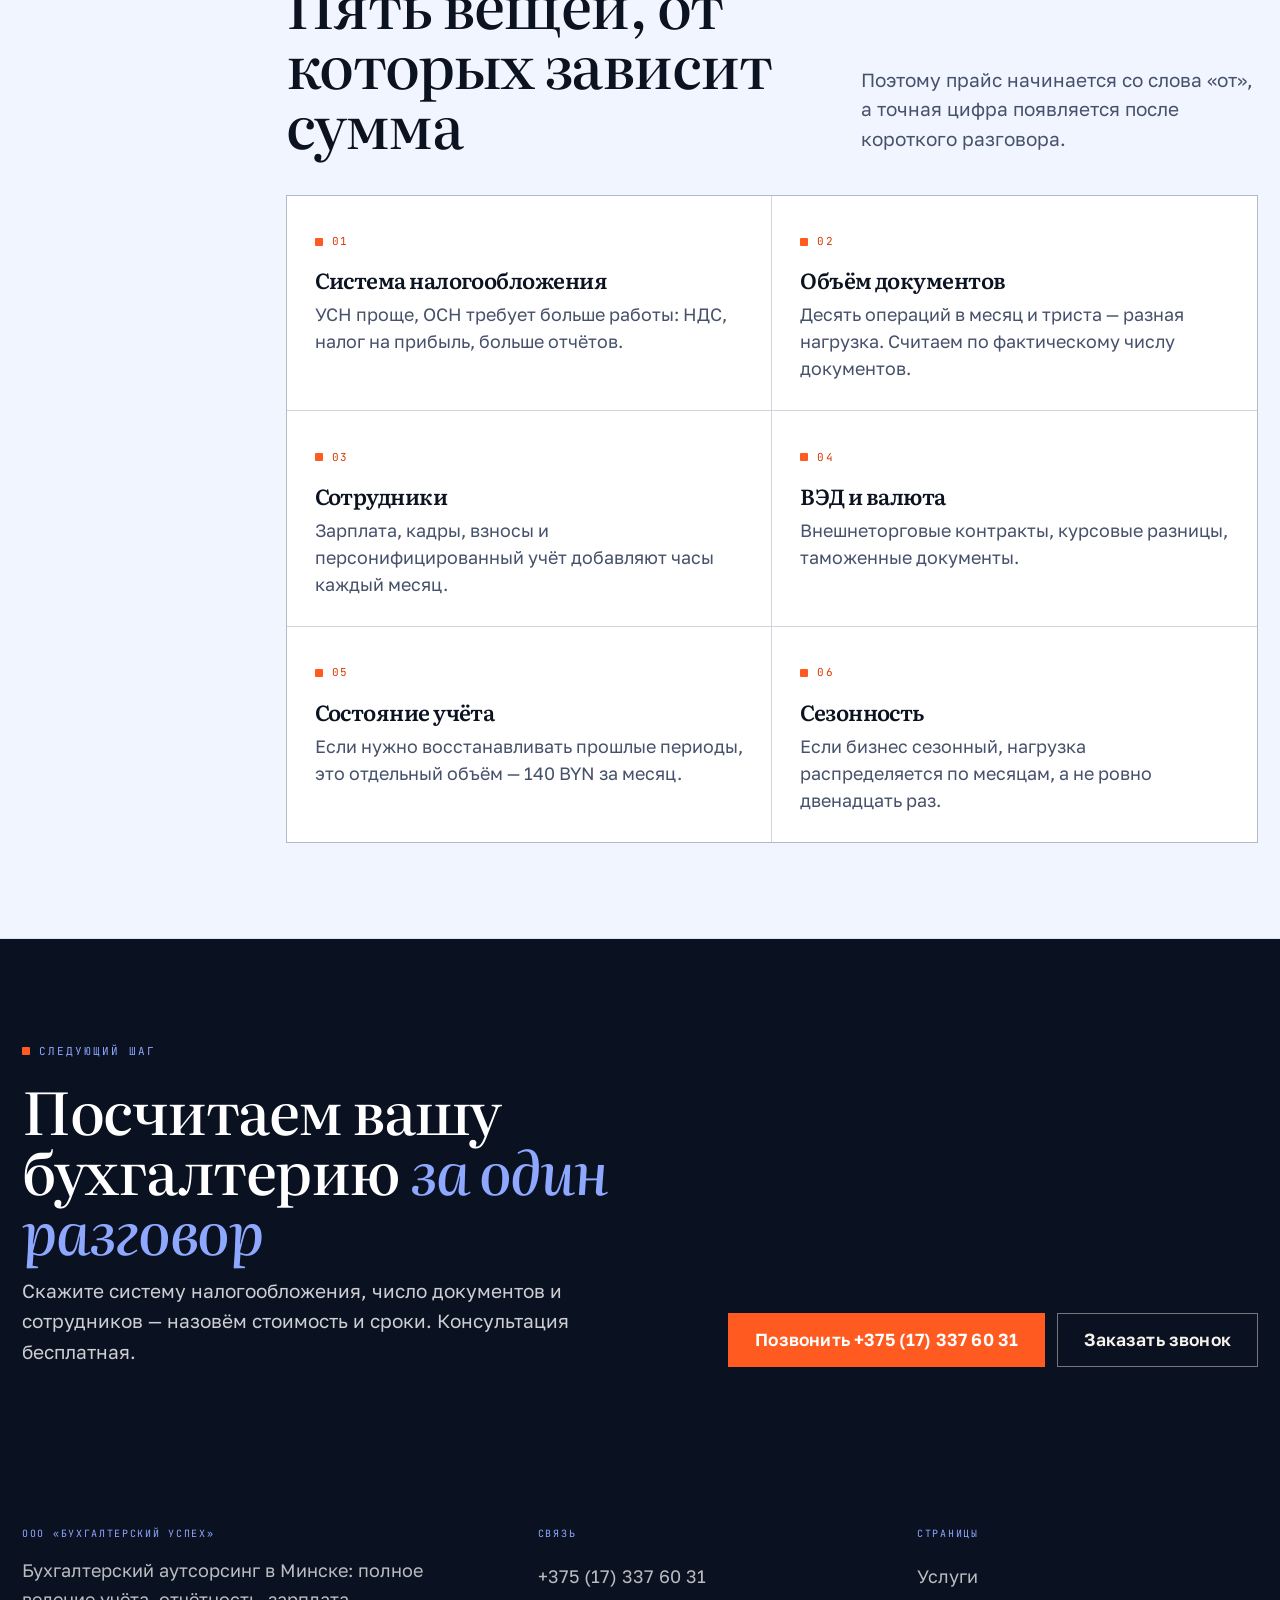
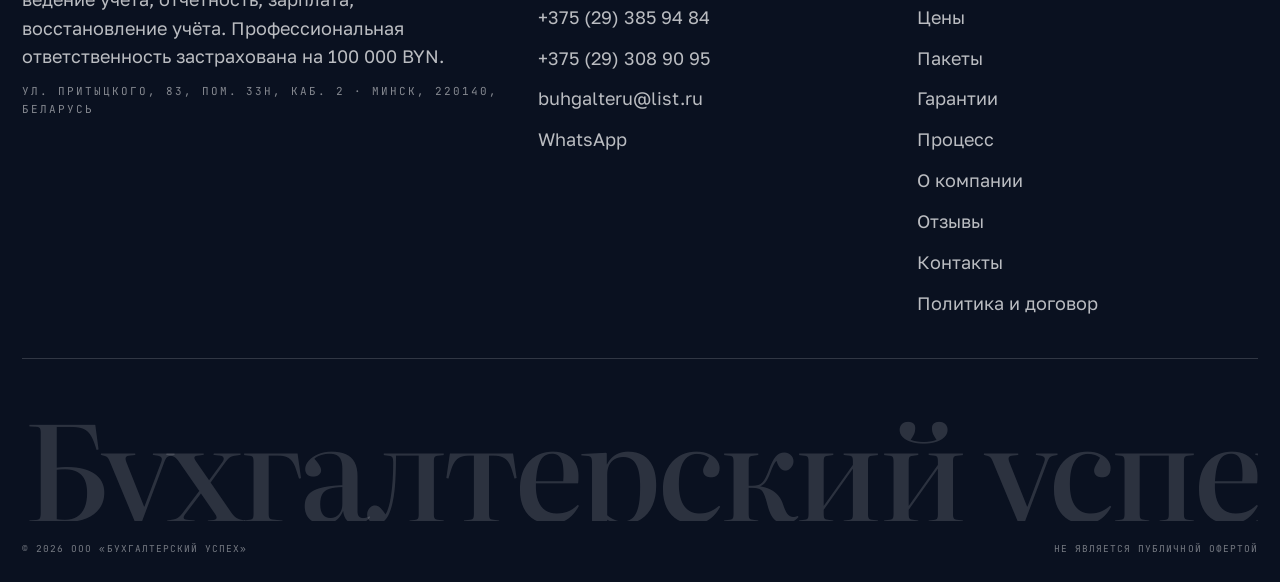
<file: ceny.html>
<!doctype html><html lang="ru"><head>
<meta charset="utf-8"><meta name="viewport" content="width=device-width,initial-scale=1">
<title>Цены на бухгалтерские услуги в Минске | Бухгалтерский успех</title><meta name="description" content="Прайс: обслуживание от 140 BYN для юрлиц на УСН, разовые отчёты от 30 BYN, годовой баланс 350 BYN, восстановление учёта 140 BYN в месяц, консультации от 60 BYN. Нормо-час 70 BYN.">
<meta property="og:title" content="Цены на бухгалтерские услуги в Минске | Бухгалтерский успех"><meta property="og:description" content="Прайс: обслуживание от 140 BYN для юрлиц на УСН, разовые отчёты от 30 BYN, годовой баланс 350 BYN, восстановление учёта 140 BYN в месяц, консультации от 60 BYN. Нормо-час 70 BYN.">
<meta property="og:type" content="website"><meta property="og:locale" content="ru_BY">
<link rel="icon" href="assets/img/favicon.svg" type="image/svg+xml">
<link rel="preconnect" href="https://fonts.googleapis.com"><link rel="preconnect" href="https://fonts.gstatic.com" crossorigin>
<link href="https://fonts.googleapis.com/css2?family=Literata:ital,opsz,wght@0,7..72,400;0,7..72,500;0,7..72,600;1,7..72,400;1,7..72,500&family=Golos+Text:wght@400;500;600;700&family=JetBrains+Mono:wght@400;500&display=swap" rel="stylesheet">
<style>
:root{
--bg:#FFFFFF;--bg2:#F1F5FF;--bg3:#E4ECFF;
--ink:#0B1220;--ink2:#46516B;--muted:#6C7690;
--line:rgba(11,18,32,.14);--line2:rgba(11,18,32,.075);
--deep:#0A1120;--blue:#1B48F0;--blue-d:#1233B8;--blue-l:#8FA8FF;
--or:#D63A00;--or-b:#FF5A1F;
--f-d:'Literata',Georgia,serif;--f-t:'Golos Text',system-ui,sans-serif;--f-m:'JetBrains Mono',monospace}
*{box-sizing:border-box}
html{-webkit-text-size-adjust:100%;font-size:19px;overflow-x:clip}
body{margin:0;background:var(--bg);color:var(--ink);font-family:var(--f-t);font-size:19px;line-height:1.6;
-webkit-font-smoothing:antialiased;overflow-x:hidden}
body.is-locked{overflow:hidden}
img{max-width:100%;display:block}
a{color:inherit;text-decoration:none}
p{margin:0}
.wrap{width:min(1360px,100% - 44px);margin-inline:auto}
.mono,.kick{font-family:var(--f-m);font-size:11px;letter-spacing:.18em;text-transform:uppercase;color:var(--muted)}
.kick{display:inline-flex;align-items:center;gap:9px;color:var(--or)}
.kick::before{content:"";width:8px;height:8px;background:var(--or-b);flex:none;border-radius:1px}
h1,h2,h3{font-family:var(--f-d);font-weight:500;margin:0;letter-spacing:-.025em;line-height:1.03;overflow-wrap:break-word}
h1{font-size:clamp(2.5rem,7vw,6.2rem);line-height:.96}
h2{font-size:clamp(2rem,4.6vw,3.7rem);line-height:1.02}
h3{font-size:clamp(1.12rem,1.7vw,1.44rem);line-height:1.24;font-weight:600}
em{font-style:italic;color:var(--blue)}
.topbar{background:var(--blue);color:rgba(255,255,255,.82);font-family:var(--f-m);font-size:10px;letter-spacing:.15em;text-transform:uppercase}
.topbar__in{display:flex;align-items:center;gap:22px;min-height:40px;min-width:0}
.topbar a{color:#fff}
.topbar a:hover{text-decoration:underline}
.topbar__sp{flex:1}
@media (max-width:900px){.topbar{display:none}}
.hdr{position:sticky;top:0;z-index:60;background:#fff;border-bottom:1px solid var(--line)}
.hdr__in{display:flex;align-items:center;gap:18px;min-height:104px;min-width:0}
.logo{display:flex;flex-direction:column;gap:3px;min-width:0;flex:0 1 auto;overflow:hidden}
.logo b{font-family:var(--f-d);font-weight:600;font-size:1.42rem;line-height:1;letter-spacing:-.035em;white-space:nowrap}
.logo span{font-family:var(--f-m);font-size:10px;letter-spacing:.2em;text-transform:uppercase;color:var(--blue)}
.hdr__sp{flex:1;min-width:6px}
.hdr__act{display:flex;align-items:center;gap:16px;flex:none}
.hdr__tel{font-family:var(--f-t);font-weight:600;font-size:1.02rem;letter-spacing:-.01em;white-space:nowrap}
.hdr__tel:hover{color:var(--blue)}
.btn{display:inline-flex;align-items:center;justify-content:center;gap:10px;min-height:54px;padding:0 26px;
background:var(--blue);color:#fff;font-family:var(--f-t);font-weight:600;font-size:.92rem;letter-spacing:.01em;
border:1px solid var(--blue);transition:background .2s,border-color .2s,color .2s,transform .2s;cursor:pointer}
.btn:hover{background:var(--or);border-color:var(--or);color:#fff}
.btn--acc{background:var(--or-b);border-color:var(--or-b);color:#fff}
.btn--acc:hover{background:var(--ink);border-color:var(--ink)}
.btn--line{background:transparent;color:var(--ink);border-color:var(--ink)}
.btn--line:hover{background:var(--ink);color:#fff}
.btn--ghost{background:#fff;color:var(--ink);border-color:#fff}
.btn--ghost:hover{background:var(--or-b);border-color:var(--or-b);color:#fff}
.btn svg{width:16px;height:16px;stroke:currentColor;fill:none;stroke-width:1.7;flex:none}
.burger{display:none;flex-direction:column;justify-content:center;gap:6px;width:52px;height:52px;border:1px solid var(--line);
background:#fff;padding:0 13px;cursor:pointer;flex:none}
.burger span{display:block;height:2px;background:var(--ink)}
@media (max-width:1180px){.hdr__tel{display:none}.hdr__act .btn{display:none}.burger{display:flex}}
@media (max-width:620px){.logo b{font-size:1.06rem;white-space:normal;line-height:1.1}.logo span{display:none}
.hdr__in{min-height:82px;gap:10px}}
.strip{border-top:1px solid var(--line2);background:#fff}
.strip__in{display:flex;align-items:stretch;overflow-x:auto;scrollbar-width:none;min-width:0}
.strip__in::-webkit-scrollbar{display:none;height:0}
.strip a{flex:none;font-family:var(--f-t);font-weight:600;font-size:15px;letter-spacing:.002em;color:var(--ink2);
padding:21px 22px;white-space:nowrap;position:relative;transition:color .2s,background .2s}
.strip a:hover{color:var(--ink);background:var(--bg2)}
.strip a[aria-current]{color:var(--blue)}
.strip a[aria-current]::after{content:"";position:absolute;left:22px;right:22px;bottom:0;height:3px;background:var(--blue)}
@media (max-width:620px){.strip a{font-size:13.5px;padding:17px 16px}.strip a[aria-current]::after{left:15px;right:15px}}
.hero{position:relative;min-height:clamp(640px,90vh,920px);display:flex;align-items:flex-end;overflow:hidden;background:var(--deep);color:#fff}
.hero__bg{position:absolute;inset:0}
.hero__bg img{width:100%;height:100%;object-fit:cover}
.hero::after{content:"";position:absolute;inset:0;background:
linear-gradient(92deg,rgba(8,14,32,.94) 0%,rgba(8,14,32,.74) 44%,rgba(8,14,32,.06) 100%),
linear-gradient(0deg,rgba(8,14,32,.8),rgba(8,14,32,0) 48%)}
.hero__in{position:relative;z-index:2;width:100%;padding-block:clamp(40px,6vw,84px)}
.hero .kick{color:#fff}
.hero .kick::before{background:var(--or-b);width:10px;height:10px}
.hero h1{max-width:15ch;margin-top:20px;color:#fff}
.hero h1 em{color:var(--blue-l)}
.hero__lead{margin-top:20px;max-width:46ch;color:rgba(255,255,255,.86);font-size:1.06rem;line-height:1.55}
.hero__cta{display:flex;flex-wrap:wrap;gap:12px;margin-top:32px}
.hero .btn--line{background:transparent;border-color:rgba(255,255,255,.55);color:#fff}
.hero .btn--line:hover{background:#fff;border-color:#fff;color:var(--ink)}
.hero__figs{display:grid;grid-template-columns:repeat(4,minmax(0,1fr));gap:0;margin-top:clamp(34px,5vw,60px);
border-top:1px solid rgba(255,255,255,.28)}
.hero__figs div{padding:18px 18px 0 0;border-right:1px solid rgba(255,255,255,.16);min-width:0}
.hero__figs div:last-child{border-right:0}
.hero__figs b{display:block;font-family:var(--f-d);font-weight:500;font-size:clamp(1.4rem,2.5vw,2.15rem);
letter-spacing:-.03em;line-height:1;color:#fff;margin-bottom:6px}
.hero__figs span{font-family:var(--f-m);font-size:9.5px;letter-spacing:.12em;text-transform:uppercase;color:rgba(255,255,255,.7)}
@media (max-width:820px){.hero__figs{grid-template-columns:repeat(2,minmax(0,1fr))}
.hero__figs div{padding:14px 12px 12px 0}.hero__figs div:nth-child(2n){border-right:0}
.hero__figs div:nth-child(n+3){border-top:1px solid rgba(255,255,255,.16)}}
.fbar{display:none;position:fixed;left:0;right:0;bottom:0;z-index:70;gap:3px;padding:6px 7px;
background:var(--deep);backdrop-filter:blur(10px)}
.fbar a{flex:1;display:flex;align-items:center;justify-content:center;gap:6px;padding:12px 3px;color:#fff;
font-family:var(--f-t);font-weight:600;font-size:11px;letter-spacing:.02em;border:1px solid rgba(255,255,255,.2)}
.fbar a:first-child{background:var(--blue);border-color:var(--blue)}
.fbar svg{width:15px;height:15px;stroke:currentColor;fill:none;stroke-width:1.8}
@media (max-width:1180px){.fbar{display:flex}body{padding-bottom:60px}}
</style>
<link rel="stylesheet" href="assets/css/site.v3.css">
</head><body>
<div class="topbar"><div class="wrap topbar__in">
  <span>Минск, 220140, Беларусь</span><span>ул. Притыцкого, 83, пом. 33н, каб. 2</span><span class="topbar__sp"></span>
  <span>Пн–Пт · приём по записи</span><a href="tel:+375173376031">+375 (17) 337 60 31</a>
</div></div>
<header class="hdr">
  <div class="wrap hdr__in">
    <a class="logo" href="index.html"><b>Бухгалтерский успех</b><span>аутсорсинг · Минск</span></a>
    <span class="hdr__sp"></span>
    <div class="hdr__act">
      <a class="hdr__tel" href="tel:+375173376031">+375 (17) 337 60 31</a>
      <a class="btn btn--acc" href="kontakty.html#zayavka">Заказать звонок</a>
      <button class="burger" id="burger" aria-label="Меню" aria-expanded="false" aria-controls="drawer"><span></span><span></span><span></span></button>
    </div>
  </div>
  <nav class="strip" aria-label="Страницы сайта"><div class="wrap strip__in"><a href="uslugi.html">Услуги</a><a href="ceny.html" aria-current="page">Цены</a><a href="tarify.html">Пакеты</a><a href="garantii.html">Гарантии</a><a href="kak-rabotaem.html">Процесс</a><a href="o-kompanii.html">О компании</a><a href="otzyvy.html">Отзывы</a><a href="kontakty.html">Контакты</a></div></nav>
</header>
<main>
<section class="band" style="padding-top:clamp(40px,5vw,72px)">
  <div class="wrap">
    <div class="spread">
      <div class="spread__side"><span class="kick">цены</span><p class="note">Минимальные цены по действующему прайсу, в белорусских рублях.</p></div>
      <div class="spread__main">
        <div class="spread__head">
          <h1 style="font-size:clamp(2.2rem,5vw,4.2rem)">Прайс без звёздочек</h1>
          <p>Итог зависит от объёма документов и операций, поэтому фиксируется в договоре. Ниже — то, от чего считаем.</p>
        </div>
        
<div class="formula rv">
  <div><b>N</b><span>нормо-часов в месяц</span></div>
  <i>×</i>
  <div><b>70</b><span>BYN за час</span></div>
  <i>=</i>
  <div><b>N×70</b><span>сумма в договоре</span></div>
</div>
        <div style="display:grid;grid-template-columns:repeat(2,minmax(0,1fr));gap:clamp(18px,3vw,44px);margin-top:clamp(24px,4vw,44px)" class="cols2">
          <div><div class="ledger"><div class="ledger__g">Полное обслуживание, в месяц</div><div class="ledger__r"><span>Юридические лица на УСН</span><b>140</b></div><div class="ledger__r"><span>Юридические лица на ОСН</span><b>210</b></div><div class="ledger__r"><span>ИП на ОСН, минус 20% затрат</span><b>140</b></div><div class="ledger__r"><span>ИП на ОСН, минус подтверждённые затраты</span><b>210</b></div></div><div class="ledger"><div class="ledger__g">Разовые отчёты и «нулевая» отчётность</div><div class="ledger__r"><span>Декларация в ИМНС</span><b>30</b></div><div class="ledger__r"><span>Отчёт в статистику</span><b>30</b></div><div class="ledger__r"><span>Отчёт в Белгосстрах</span><b>30</b></div><div class="ledger__r"><span>Отчёт в ФСЗН 4-фонд</span><b>30</b></div><div class="ledger__r"><span>ФСЗН ПУ-3 ИП за себя, без расчёта</span><b>30</b></div></div></div>
          <div><div class="ledger"><div class="ledger__g">Учёт и отчётность: разовые и периодические</div><div class="ledger__r"><span>ФСЗН ПУ-3 ИП за себя, с расчётом</span><b>90</b></div><div class="ledger__r"><span>ФСЗН ПУ-1, ПУ-2, ПУ-3 — за человека</span><b>30</b></div><div class="ledger__r"><span>Годовой баланс, отчётность в ИМНС</span><b>350</b></div><div class="ledger__r"><span>Восстановление учёта, за месяц</span><b>140</b></div><div class="ledger__r"><span>Книга учёта доходов и расходов при УСН, месяц</span><b>70</b></div></div><div class="ledger"><div class="ledger__g">Консультации, от одного часа</div><div class="ledger__r"><span>По вопросам бухгалтерского учёта</span><b>60</b></div><div class="ledger__r"><span>По выбору системы налогообложения</span><b>80</b></div><div class="ledger__r"><span>По оптимизации расходов и налогов</span><b>80</b></div><div class="ledger__r"><span>Налоговое консультирование</span><b>80</b></div></div></div>
        </div>
      </div>
    </div>
  </div>
</section>
<section class="band band--alt">
  <div class="wrap">
    <div class="spread">
      <div class="spread__side"><span class="kick">что влияет</span></div>
      <div class="spread__main">
        <div class="spread__head">
          <h2>Пять вещей, от которых зависит сумма</h2>
          <p>Поэтому прайс начинается со слова «от», а точная цифра появляется после короткого разговора.</p>
        </div>
        <div class="cbox">
          <div><span class="kick">01</span><h3 style="margin-top:12px">Система налогообложения</h3><p>УСН проще, ОСН требует больше работы: НДС, налог на прибыль, больше отчётов.</p></div>
          <div><span class="kick">02</span><h3 style="margin-top:12px">Объём документов</h3><p>Десять операций в месяц и триста — разная нагрузка. Считаем по фактическому числу документов.</p></div>
          <div><span class="kick">03</span><h3 style="margin-top:12px">Сотрудники</h3><p>Зарплата, кадры, взносы и персонифицированный учёт добавляют часы каждый месяц.</p></div>
          <div><span class="kick">04</span><h3 style="margin-top:12px">ВЭД и валюта</h3><p>Внешнеторговые контракты, курсовые разницы, таможенные документы.</p></div>
          <div><span class="kick">05</span><h3 style="margin-top:12px">Состояние учёта</h3><p>Если нужно восстанавливать прошлые периоды, это отдельный объём — 140 BYN за месяц.</p></div>
          <div><span class="kick">06</span><h3 style="margin-top:12px">Сезонность</h3><p>Если бизнес сезонный, нагрузка распределяется по месяцам, а не ровно двенадцать раз.</p></div>
        </div>
      </div>
    </div>
  </div>
</section>

<section class="band band--ink"><div class="wrap">
  <div class="cta">
    <div>
      <span class="kick">следующий шаг</span>
      <h2 style="margin-top:16px">Посчитаем вашу бухгалтерию <em>за один разговор</em></h2>
      <p style="margin-top:16px;max-width:46ch">Скажите систему налогообложения, число документов и сотрудников — назовём стоимость и сроки. Консультация бесплатная.</p>
    </div>
    <div class="cta__act">
      <a class="btn btn--acc" href="tel:+375173376031">Позвонить +375 (17) 337 60 31</a>
      <a class="btn btn--line" style="color:#F5F2E9;border-color:rgba(245,242,233,.45)" href="kontakty.html#zayavka">Заказать звонок</a>
    </div>
  </div>
</div></section></main>
<footer>
  <div class="wrap">
    <div class="foot__grid">
      <div>
        <b>ООО «Бухгалтерский успех»</b>
        <p style="margin:0 0 12px;max-width:44ch">Бухгалтерский аутсорсинг в Минске: полное ведение учёта, отчётность, зарплата, восстановление учёта. Профессиональная ответственность застрахована на 100 000 BYN.</p>
        <p class="mono" style="color:rgba(255,255,255,.5)">ул. Притыцкого, 83, пом. 33н, каб. 2 · Минск, 220140, Беларусь</p>
      </div>
      <div>
        <b>Связь</b>
        <a class="lnk" href="tel:+375173376031">+375 (17) 337 60 31</a>
        <a class="lnk" href="tel:+375293859484">+375 (29) 385 94 84</a>
        <a class="lnk" href="tel:+375293089095">+375 (29) 308 90 95</a>
        <a class="lnk" href="mailto:buhgalteru@list.ru">buhgalteru@list.ru</a>
        <a class="lnk" href="https://wa.me/375293859484" target="_blank" rel="noopener">WhatsApp</a>
      </div>
      <div>
        <b>Страницы</b>
        <a class="lnk" href="uslugi.html">Услуги</a><a class="lnk" href="ceny.html">Цены</a><a class="lnk" href="tarify.html">Пакеты</a><a class="lnk" href="garantii.html">Гарантии</a><a class="lnk" href="kak-rabotaem.html">Процесс</a><a class="lnk" href="o-kompanii.html">О компании</a><a class="lnk" href="otzyvy.html">Отзывы</a><a class="lnk" href="kontakty.html">Контакты</a>
        <a class="lnk" href="politika.html">Политика и договор</a>
      </div>
    </div>
    <div class="foot__word" aria-hidden="true">Бухгалтерский успех</div>
    <div class="foot__bot"><span>© 2026 ООО «Бухгалтерский успех»</span><span>Не является публичной офертой</span></div>
  </div>
</footer>
<div class="drawer" id="drawer" data-open="false">
  <div class="drawer__inner" role="dialog" aria-modal="true" aria-label="Меню сайта">
    <div class="drawer__top"><span class="mono">Меню сайта</span><button class="drawer__close" id="drawerClose" aria-label="Закрыть меню"></button></div>
    <a class="dl" href="uslugi.html">Услуги</a><a class="dl" href="ceny.html">Цены</a><a class="dl" href="tarify.html">Пакеты</a><a class="dl" href="garantii.html">Гарантии</a><a class="dl" href="kak-rabotaem.html">Процесс</a><a class="dl" href="o-kompanii.html">О компании</a><a class="dl" href="otzyvy.html">Отзывы</a><a class="dl" href="kontakty.html">Контакты</a>
    <a class="dl" href="politika.html">Политика</a>
    <a class="btn btn--acc" href="tel:+375173376031">Позвонить +375 (17) 337 60 31</a>
    <a class="btn btn--line" href="kontakty.html#zayavka">Заказать звонок</a>
    <p class="mono" style="margin-top:18px">ул. Притыцкого, 83, пом. 33н, каб. 2</p>
  </div>
</div>
<div class="fbar">
  <a href="tel:+375173376031"><svg viewBox="0 0 24 24"><path d="M6 3h3l2 5-2 2a12 12 0 006 6l2-2 5 2v3a2 2 0 01-2 2A17 17 0 014 5a2 2 0 012-2z"/></svg>Позвонить</a>
  <a href="https://wa.me/375293859484" target="_blank" rel="noopener"><svg viewBox="0 0 24 24"><path d="M20 12a8 8 0 01-11.8 7L4 20l1-4.2A8 8 0 1120 12z"/><path d="M9 9.5c0 3 2.5 5.5 5.5 5.5"/></svg>WhatsApp</a>
  <a href="viber://chat?number=%2B375293859484"><svg viewBox="0 0 24 24"><path d="M12 4c4 0 7 3 7 7a7 7 0 01-7 7c-1.6 0-3-.4-4-1.2L5 18l1-3c-.7-1-1-2.2-1-3.5C5 7 8 4 12 4z"/><path d="M10 9l2 5 2-5"/></svg>Viber</a>
  <a href="https://t.me/+375293859484" target="_blank" rel="noopener"><svg viewBox="0 0 24 24"><path d="M21 5L3 11l5 2 2 6 3-4 5 3z"/></svg>Telegram</a>
</div>
<script src="assets/js/main.v3.js" defer></script>
</body></html>
</file>
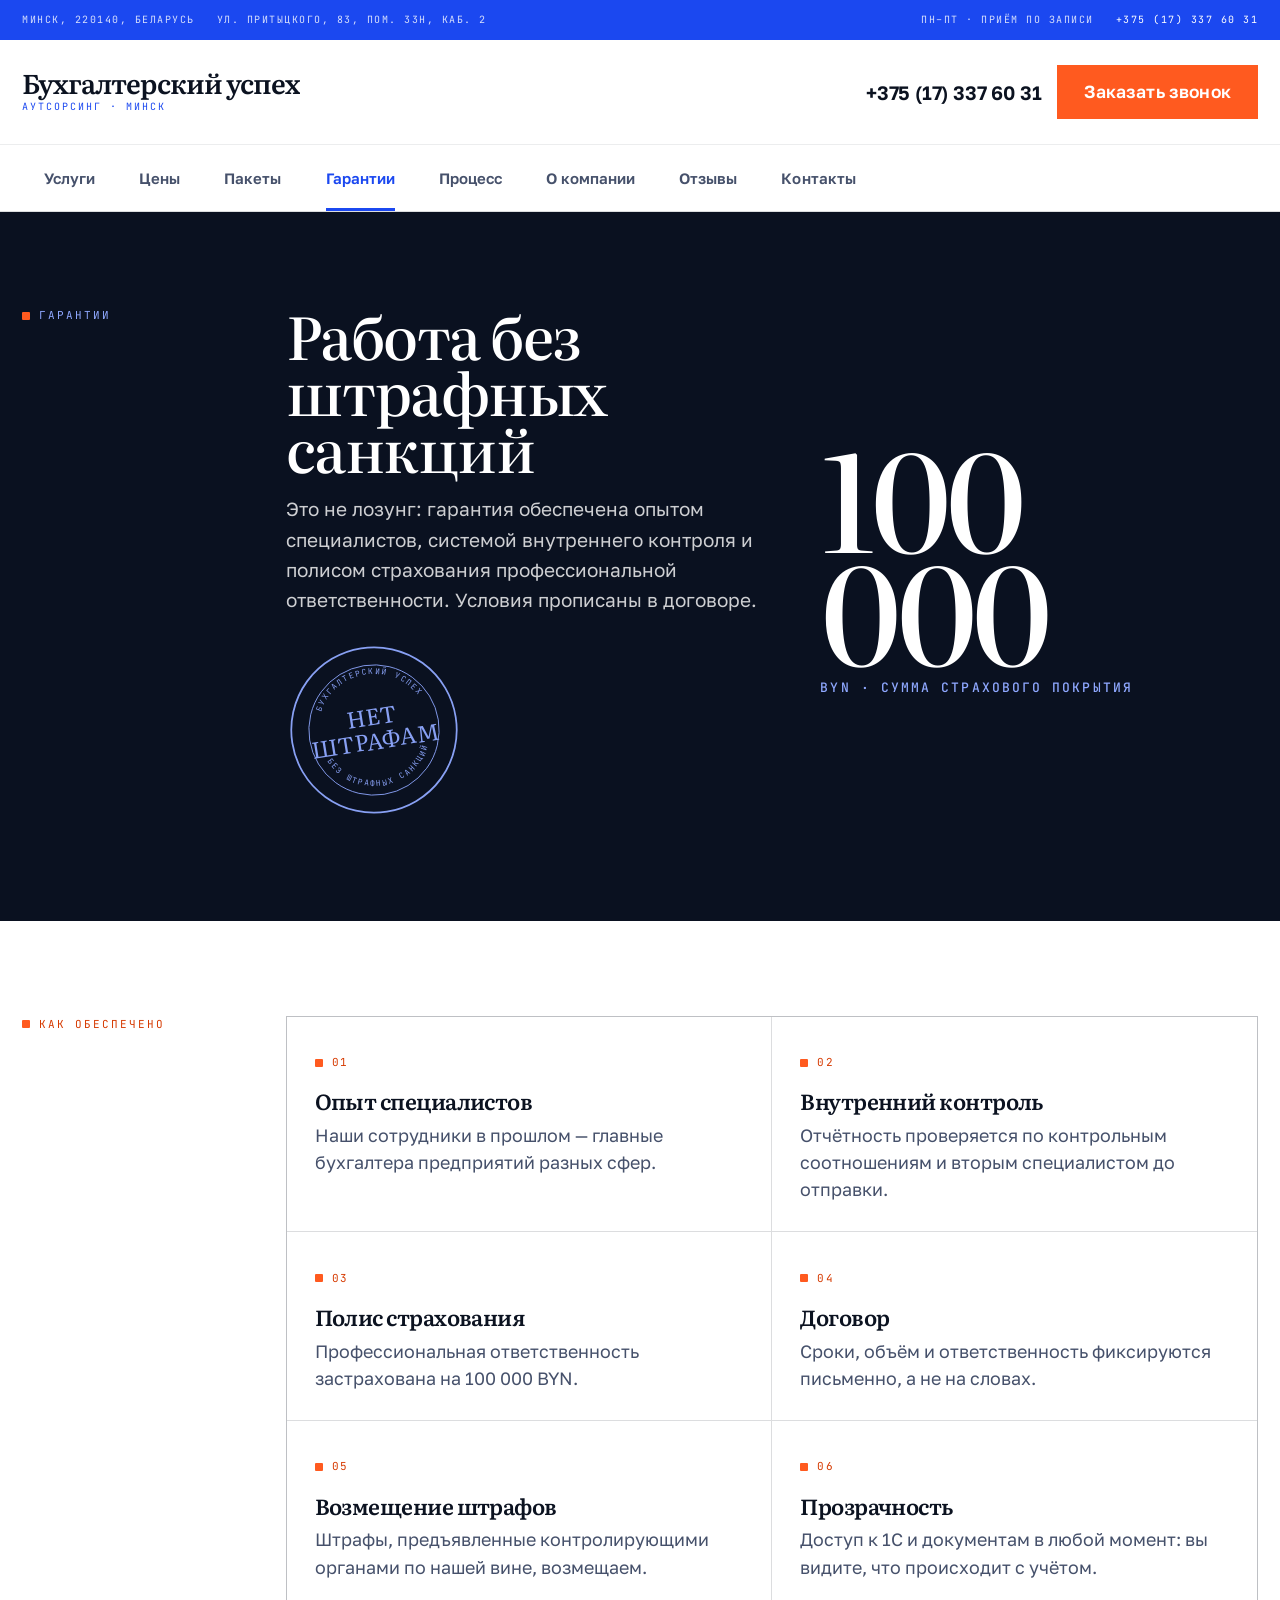
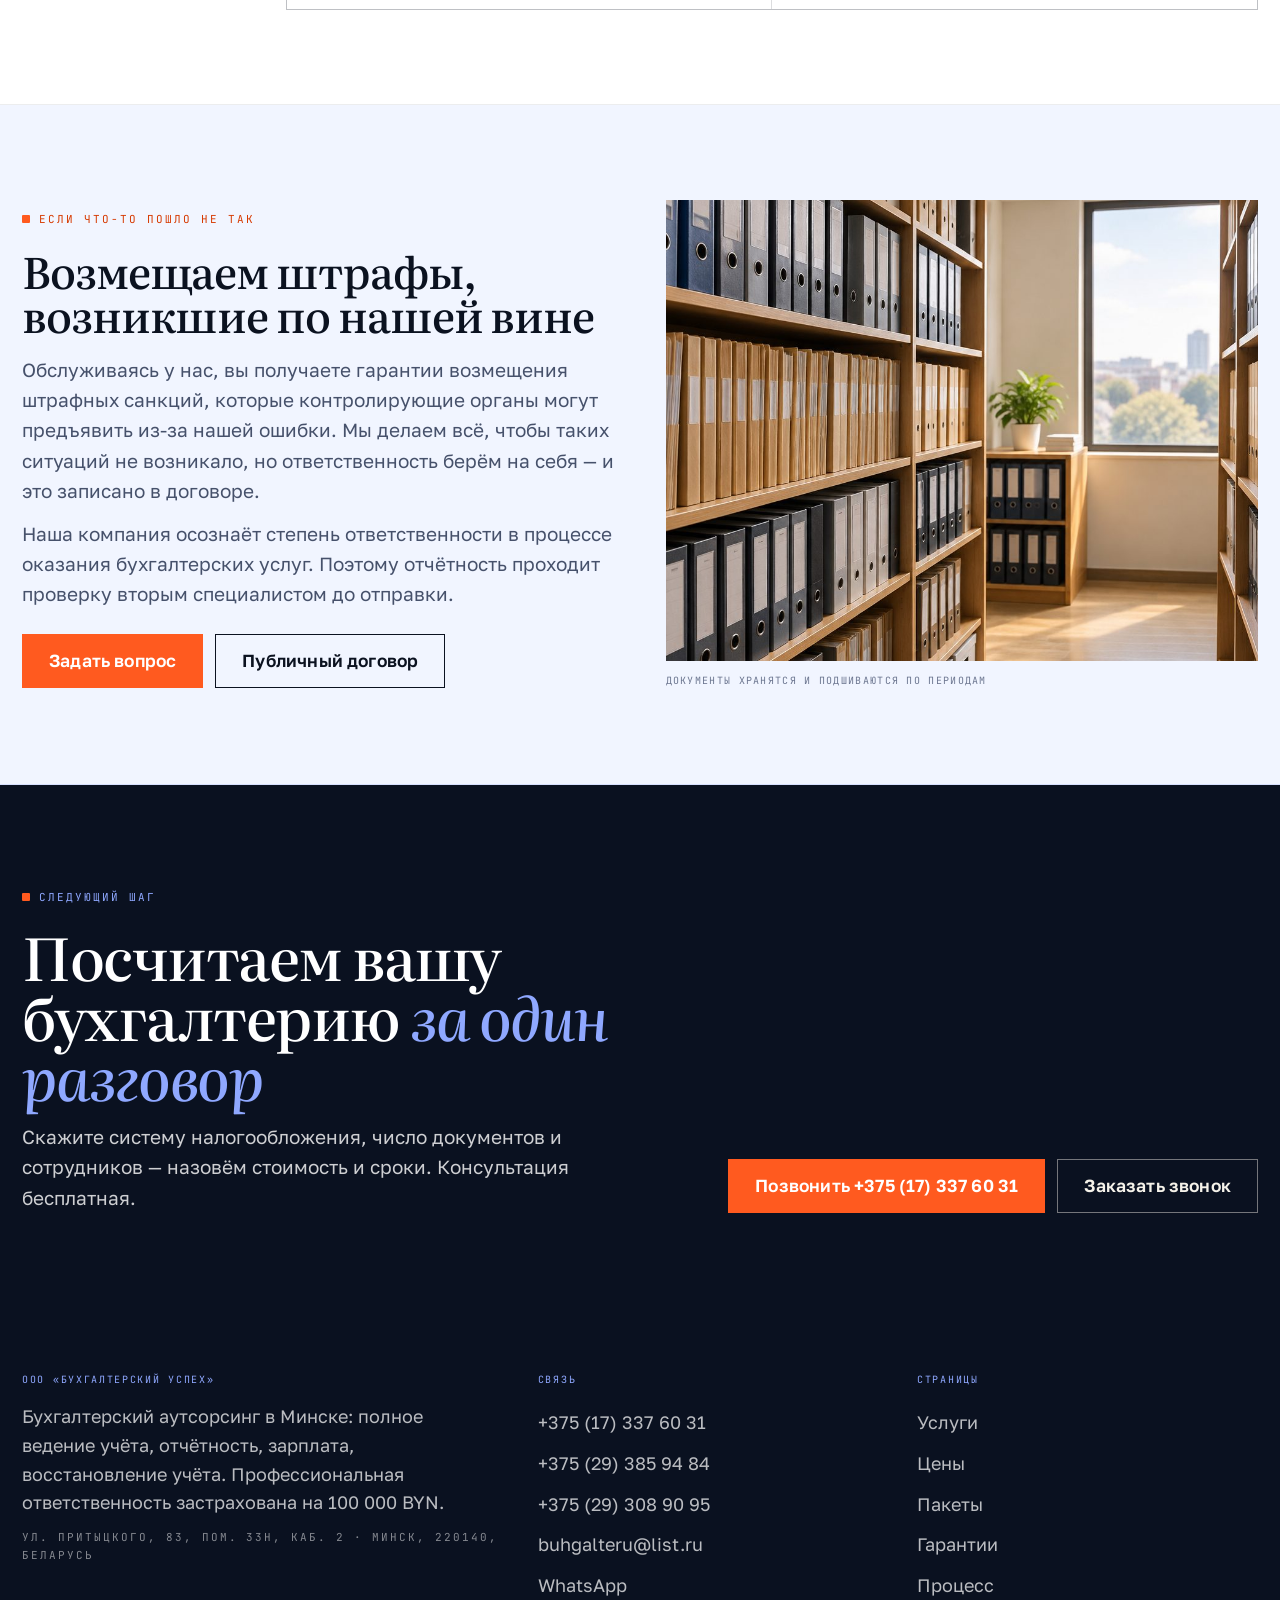
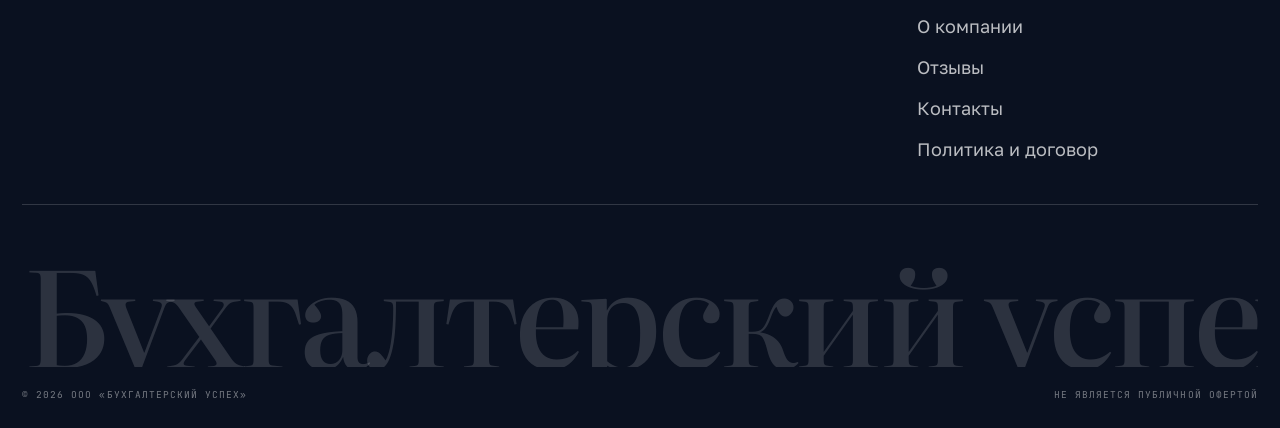
<file: garantii.html>
<!doctype html><html lang="ru"><head>
<meta charset="utf-8"><meta name="viewport" content="width=device-width,initial-scale=1">
<title>Гарантии: работа без штрафов, страховка 100 000 BYN | Бухгалтерский успех</title><meta name="description" content="Гарантии бухгалтерских услуг в Минске: 100% работа без штрафных санкций, внутренний контроль качества, полис страхования профессиональной ответственности на 100 000 BYN, условия в договоре.">
<meta property="og:title" content="Гарантии: работа без штрафов, страховка 100 000 BYN | Бухгалтерский успех"><meta property="og:description" content="Гарантии бухгалтерских услуг в Минске: 100% работа без штрафных санкций, внутренний контроль качества, полис страхования профессиональной ответственности на 100 000 BYN, условия в договоре.">
<meta property="og:type" content="website"><meta property="og:locale" content="ru_BY">
<link rel="icon" href="assets/img/favicon.svg" type="image/svg+xml">
<link rel="preconnect" href="https://fonts.googleapis.com"><link rel="preconnect" href="https://fonts.gstatic.com" crossorigin>
<link href="https://fonts.googleapis.com/css2?family=Literata:ital,opsz,wght@0,7..72,400;0,7..72,500;0,7..72,600;1,7..72,400;1,7..72,500&family=Golos+Text:wght@400;500;600;700&family=JetBrains+Mono:wght@400;500&display=swap" rel="stylesheet">
<style>
:root{
--bg:#FFFFFF;--bg2:#F1F5FF;--bg3:#E4ECFF;
--ink:#0B1220;--ink2:#46516B;--muted:#6C7690;
--line:rgba(11,18,32,.14);--line2:rgba(11,18,32,.075);
--deep:#0A1120;--blue:#1B48F0;--blue-d:#1233B8;--blue-l:#8FA8FF;
--or:#D63A00;--or-b:#FF5A1F;
--f-d:'Literata',Georgia,serif;--f-t:'Golos Text',system-ui,sans-serif;--f-m:'JetBrains Mono',monospace}
*{box-sizing:border-box}
html{-webkit-text-size-adjust:100%;font-size:19px;overflow-x:clip}
body{margin:0;background:var(--bg);color:var(--ink);font-family:var(--f-t);font-size:19px;line-height:1.6;
-webkit-font-smoothing:antialiased;overflow-x:hidden}
body.is-locked{overflow:hidden}
img{max-width:100%;display:block}
a{color:inherit;text-decoration:none}
p{margin:0}
.wrap{width:min(1360px,100% - 44px);margin-inline:auto}
.mono,.kick{font-family:var(--f-m);font-size:11px;letter-spacing:.18em;text-transform:uppercase;color:var(--muted)}
.kick{display:inline-flex;align-items:center;gap:9px;color:var(--or)}
.kick::before{content:"";width:8px;height:8px;background:var(--or-b);flex:none;border-radius:1px}
h1,h2,h3{font-family:var(--f-d);font-weight:500;margin:0;letter-spacing:-.025em;line-height:1.03;overflow-wrap:break-word}
h1{font-size:clamp(2.5rem,7vw,6.2rem);line-height:.96}
h2{font-size:clamp(2rem,4.6vw,3.7rem);line-height:1.02}
h3{font-size:clamp(1.12rem,1.7vw,1.44rem);line-height:1.24;font-weight:600}
em{font-style:italic;color:var(--blue)}
.topbar{background:var(--blue);color:rgba(255,255,255,.82);font-family:var(--f-m);font-size:10px;letter-spacing:.15em;text-transform:uppercase}
.topbar__in{display:flex;align-items:center;gap:22px;min-height:40px;min-width:0}
.topbar a{color:#fff}
.topbar a:hover{text-decoration:underline}
.topbar__sp{flex:1}
@media (max-width:900px){.topbar{display:none}}
.hdr{position:sticky;top:0;z-index:60;background:#fff;border-bottom:1px solid var(--line)}
.hdr__in{display:flex;align-items:center;gap:18px;min-height:104px;min-width:0}
.logo{display:flex;flex-direction:column;gap:3px;min-width:0;flex:0 1 auto;overflow:hidden}
.logo b{font-family:var(--f-d);font-weight:600;font-size:1.42rem;line-height:1;letter-spacing:-.035em;white-space:nowrap}
.logo span{font-family:var(--f-m);font-size:10px;letter-spacing:.2em;text-transform:uppercase;color:var(--blue)}
.hdr__sp{flex:1;min-width:6px}
.hdr__act{display:flex;align-items:center;gap:16px;flex:none}
.hdr__tel{font-family:var(--f-t);font-weight:600;font-size:1.02rem;letter-spacing:-.01em;white-space:nowrap}
.hdr__tel:hover{color:var(--blue)}
.btn{display:inline-flex;align-items:center;justify-content:center;gap:10px;min-height:54px;padding:0 26px;
background:var(--blue);color:#fff;font-family:var(--f-t);font-weight:600;font-size:.92rem;letter-spacing:.01em;
border:1px solid var(--blue);transition:background .2s,border-color .2s,color .2s,transform .2s;cursor:pointer}
.btn:hover{background:var(--or);border-color:var(--or);color:#fff}
.btn--acc{background:var(--or-b);border-color:var(--or-b);color:#fff}
.btn--acc:hover{background:var(--ink);border-color:var(--ink)}
.btn--line{background:transparent;color:var(--ink);border-color:var(--ink)}
.btn--line:hover{background:var(--ink);color:#fff}
.btn--ghost{background:#fff;color:var(--ink);border-color:#fff}
.btn--ghost:hover{background:var(--or-b);border-color:var(--or-b);color:#fff}
.btn svg{width:16px;height:16px;stroke:currentColor;fill:none;stroke-width:1.7;flex:none}
.burger{display:none;flex-direction:column;justify-content:center;gap:6px;width:52px;height:52px;border:1px solid var(--line);
background:#fff;padding:0 13px;cursor:pointer;flex:none}
.burger span{display:block;height:2px;background:var(--ink)}
@media (max-width:1180px){.hdr__tel{display:none}.hdr__act .btn{display:none}.burger{display:flex}}
@media (max-width:620px){.logo b{font-size:1.06rem;white-space:normal;line-height:1.1}.logo span{display:none}
.hdr__in{min-height:82px;gap:10px}}
.strip{border-top:1px solid var(--line2);background:#fff}
.strip__in{display:flex;align-items:stretch;overflow-x:auto;scrollbar-width:none;min-width:0}
.strip__in::-webkit-scrollbar{display:none;height:0}
.strip a{flex:none;font-family:var(--f-t);font-weight:600;font-size:15px;letter-spacing:.002em;color:var(--ink2);
padding:21px 22px;white-space:nowrap;position:relative;transition:color .2s,background .2s}
.strip a:hover{color:var(--ink);background:var(--bg2)}
.strip a[aria-current]{color:var(--blue)}
.strip a[aria-current]::after{content:"";position:absolute;left:22px;right:22px;bottom:0;height:3px;background:var(--blue)}
@media (max-width:620px){.strip a{font-size:13.5px;padding:17px 16px}.strip a[aria-current]::after{left:15px;right:15px}}
.hero{position:relative;min-height:clamp(640px,90vh,920px);display:flex;align-items:flex-end;overflow:hidden;background:var(--deep);color:#fff}
.hero__bg{position:absolute;inset:0}
.hero__bg img{width:100%;height:100%;object-fit:cover}
.hero::after{content:"";position:absolute;inset:0;background:
linear-gradient(92deg,rgba(8,14,32,.94) 0%,rgba(8,14,32,.74) 44%,rgba(8,14,32,.06) 100%),
linear-gradient(0deg,rgba(8,14,32,.8),rgba(8,14,32,0) 48%)}
.hero__in{position:relative;z-index:2;width:100%;padding-block:clamp(40px,6vw,84px)}
.hero .kick{color:#fff}
.hero .kick::before{background:var(--or-b);width:10px;height:10px}
.hero h1{max-width:15ch;margin-top:20px;color:#fff}
.hero h1 em{color:var(--blue-l)}
.hero__lead{margin-top:20px;max-width:46ch;color:rgba(255,255,255,.86);font-size:1.06rem;line-height:1.55}
.hero__cta{display:flex;flex-wrap:wrap;gap:12px;margin-top:32px}
.hero .btn--line{background:transparent;border-color:rgba(255,255,255,.55);color:#fff}
.hero .btn--line:hover{background:#fff;border-color:#fff;color:var(--ink)}
.hero__figs{display:grid;grid-template-columns:repeat(4,minmax(0,1fr));gap:0;margin-top:clamp(34px,5vw,60px);
border-top:1px solid rgba(255,255,255,.28)}
.hero__figs div{padding:18px 18px 0 0;border-right:1px solid rgba(255,255,255,.16);min-width:0}
.hero__figs div:last-child{border-right:0}
.hero__figs b{display:block;font-family:var(--f-d);font-weight:500;font-size:clamp(1.4rem,2.5vw,2.15rem);
letter-spacing:-.03em;line-height:1;color:#fff;margin-bottom:6px}
.hero__figs span{font-family:var(--f-m);font-size:9.5px;letter-spacing:.12em;text-transform:uppercase;color:rgba(255,255,255,.7)}
@media (max-width:820px){.hero__figs{grid-template-columns:repeat(2,minmax(0,1fr))}
.hero__figs div{padding:14px 12px 12px 0}.hero__figs div:nth-child(2n){border-right:0}
.hero__figs div:nth-child(n+3){border-top:1px solid rgba(255,255,255,.16)}}
.fbar{display:none;position:fixed;left:0;right:0;bottom:0;z-index:70;gap:3px;padding:6px 7px;
background:var(--deep);backdrop-filter:blur(10px)}
.fbar a{flex:1;display:flex;align-items:center;justify-content:center;gap:6px;padding:12px 3px;color:#fff;
font-family:var(--f-t);font-weight:600;font-size:11px;letter-spacing:.02em;border:1px solid rgba(255,255,255,.2)}
.fbar a:first-child{background:var(--blue);border-color:var(--blue)}
.fbar svg{width:15px;height:15px;stroke:currentColor;fill:none;stroke-width:1.8}
@media (max-width:1180px){.fbar{display:flex}body{padding-bottom:60px}}
</style>
<link rel="stylesheet" href="assets/css/site.v3.css">
</head><body>
<div class="topbar"><div class="wrap topbar__in">
  <span>Минск, 220140, Беларусь</span><span>ул. Притыцкого, 83, пом. 33н, каб. 2</span><span class="topbar__sp"></span>
  <span>Пн–Пт · приём по записи</span><a href="tel:+375173376031">+375 (17) 337 60 31</a>
</div></div>
<header class="hdr">
  <div class="wrap hdr__in">
    <a class="logo" href="index.html"><b>Бухгалтерский успех</b><span>аутсорсинг · Минск</span></a>
    <span class="hdr__sp"></span>
    <div class="hdr__act">
      <a class="hdr__tel" href="tel:+375173376031">+375 (17) 337 60 31</a>
      <a class="btn btn--acc" href="kontakty.html#zayavka">Заказать звонок</a>
      <button class="burger" id="burger" aria-label="Меню" aria-expanded="false" aria-controls="drawer"><span></span><span></span><span></span></button>
    </div>
  </div>
  <nav class="strip" aria-label="Страницы сайта"><div class="wrap strip__in"><a href="uslugi.html">Услуги</a><a href="ceny.html">Цены</a><a href="tarify.html">Пакеты</a><a href="garantii.html" aria-current="page">Гарантии</a><a href="kak-rabotaem.html">Процесс</a><a href="o-kompanii.html">О компании</a><a href="otzyvy.html">Отзывы</a><a href="kontakty.html">Контакты</a></div></nav>
</header>
<main>
<section class="band band--ink">
  <div class="wrap">
    <div class="spread">
      <div class="spread__side"><span class="kick">гарантии</span></div>
      <div class="spread__main">
        <div class="claim">
          <div>
            <h1 style="font-size:clamp(2.1rem,4.6vw,3.8rem)">Работа без штрафных санкций</h1>
            <p style="margin-top:18px;max-width:44ch">Это не лозунг: гарантия обеспечена опытом специалистов, системой внутреннего контроля и полисом страхования профессиональной ответственности. Условия прописаны в договоре.</p>
            <svg class="stamp" viewBox="0 0 200 200" role="img" aria-label="Печать: без штрафов">
  <circle cx="100" cy="100" r="94" fill="none" stroke="currentColor" stroke-width="2"/>
  <circle cx="100" cy="100" r="74" fill="none" stroke="currentColor" stroke-width="1"/>
  <path id="stTop" d="M100 100 m-64 0 a64 64 0 0 1 128 0" fill="none"/>
  <path id="stBot" d="M100 100 m-64 0 a64 64 0 0 0 128 0" fill="none"/>
  <text><textPath href="#stTop" startOffset="50%" text-anchor="middle">бухгалтерский успех</textPath></text>
  <text><textPath href="#stBot" startOffset="50%" text-anchor="middle">без штрафных санкций</textPath></text>
  <text x="100" y="94" text-anchor="middle" style="font-family:var(--f-d);font-size:26px;letter-spacing:0;fill:currentColor">нет</text>
  <text x="100" y="122" text-anchor="middle" style="font-family:var(--f-d);font-size:26px;letter-spacing:0;fill:currentColor">штрафам</text>
</svg>
          </div>
          <div>
            <span class="claim__num">100 000<small>BYN · сумма страхового покрытия</small></span>
          </div>
        </div>
      </div>
    </div>
  </div>
</section>
<section class="band">
  <div class="wrap">
    <div class="spread">
      <div class="spread__side"><span class="kick">как обеспечено</span></div>
      <div class="spread__main">
        <div class="cbox">
          <div><span class="kick">01</span><h3 style="margin-top:12px">Опыт специалистов</h3><p>Наши сотрудники в прошлом — главные бухгалтера предприятий разных сфер.</p></div>
          <div><span class="kick">02</span><h3 style="margin-top:12px">Внутренний контроль</h3><p>Отчётность проверяется по контрольным соотношениям и вторым специалистом до отправки.</p></div>
          <div><span class="kick">03</span><h3 style="margin-top:12px">Полис страхования</h3><p>Профессиональная ответственность застрахована на 100 000 BYN.</p></div>
          <div><span class="kick">04</span><h3 style="margin-top:12px">Договор</h3><p>Сроки, объём и ответственность фиксируются письменно, а не на словах.</p></div>
          <div><span class="kick">05</span><h3 style="margin-top:12px">Возмещение штрафов</h3><p>Штрафы, предъявленные контролирующими органами по нашей вине, возмещаем.</p></div>
          <div><span class="kick">06</span><h3 style="margin-top:12px">Прозрачность</h3><p>Доступ к 1С и документам в любой момент: вы видите, что происходит с учётом.</p></div>
        </div>
      </div>
    </div>
  </div>
</section>
<section class="band band--alt">
  <div class="wrap">
    <div class="divphoto">
      <div>
        <span class="kick">если что-то пошло не так</span>
        <h2 style="margin-top:16px;font-size:clamp(1.7rem,3.4vw,2.8rem)">Возмещаем штрафы, возникшие по нашей вине</h2>
        <p style="margin-top:18px;color:var(--ink2)">Обслуживаясь у нас, вы получаете гарантии возмещения штрафных санкций, которые контролирующие органы могут предъявить из-за нашей ошибки. Мы делаем всё, чтобы таких ситуаций не возникало, но ответственность берём на себя — и это записано в договоре.</p>
        <p style="margin-top:12px;color:var(--ink2)">Наша компания осознаёт степень ответственности в процессе оказания бухгалтерских услуг. Поэтому отчётность проходит проверку вторым специалистом до отправки.</p>
        <div style="display:flex;flex-wrap:wrap;gap:12px;margin-top:24px">
          <a class="btn btn--acc" href="kontakty.html#zayavka">Задать вопрос</a>
          <a class="btn btn--line" href="politika.html">Публичный договор</a>
        </div>
      </div>
      <figure style="margin:0"><img src="assets/img/archive.jpg" alt="Архив документов в бухгалтерском офисе">
        <figcaption>Документы хранятся и подшиваются по периодам</figcaption></figure>
    </div>
  </div>
</section>

<section class="band band--ink"><div class="wrap">
  <div class="cta">
    <div>
      <span class="kick">следующий шаг</span>
      <h2 style="margin-top:16px">Посчитаем вашу бухгалтерию <em>за один разговор</em></h2>
      <p style="margin-top:16px;max-width:46ch">Скажите систему налогообложения, число документов и сотрудников — назовём стоимость и сроки. Консультация бесплатная.</p>
    </div>
    <div class="cta__act">
      <a class="btn btn--acc" href="tel:+375173376031">Позвонить +375 (17) 337 60 31</a>
      <a class="btn btn--line" style="color:#F5F2E9;border-color:rgba(245,242,233,.45)" href="kontakty.html#zayavka">Заказать звонок</a>
    </div>
  </div>
</div></section></main>
<footer>
  <div class="wrap">
    <div class="foot__grid">
      <div>
        <b>ООО «Бухгалтерский успех»</b>
        <p style="margin:0 0 12px;max-width:44ch">Бухгалтерский аутсорсинг в Минске: полное ведение учёта, отчётность, зарплата, восстановление учёта. Профессиональная ответственность застрахована на 100 000 BYN.</p>
        <p class="mono" style="color:rgba(255,255,255,.5)">ул. Притыцкого, 83, пом. 33н, каб. 2 · Минск, 220140, Беларусь</p>
      </div>
      <div>
        <b>Связь</b>
        <a class="lnk" href="tel:+375173376031">+375 (17) 337 60 31</a>
        <a class="lnk" href="tel:+375293859484">+375 (29) 385 94 84</a>
        <a class="lnk" href="tel:+375293089095">+375 (29) 308 90 95</a>
        <a class="lnk" href="mailto:buhgalteru@list.ru">buhgalteru@list.ru</a>
        <a class="lnk" href="https://wa.me/375293859484" target="_blank" rel="noopener">WhatsApp</a>
      </div>
      <div>
        <b>Страницы</b>
        <a class="lnk" href="uslugi.html">Услуги</a><a class="lnk" href="ceny.html">Цены</a><a class="lnk" href="tarify.html">Пакеты</a><a class="lnk" href="garantii.html">Гарантии</a><a class="lnk" href="kak-rabotaem.html">Процесс</a><a class="lnk" href="o-kompanii.html">О компании</a><a class="lnk" href="otzyvy.html">Отзывы</a><a class="lnk" href="kontakty.html">Контакты</a>
        <a class="lnk" href="politika.html">Политика и договор</a>
      </div>
    </div>
    <div class="foot__word" aria-hidden="true">Бухгалтерский успех</div>
    <div class="foot__bot"><span>© 2026 ООО «Бухгалтерский успех»</span><span>Не является публичной офертой</span></div>
  </div>
</footer>
<div class="drawer" id="drawer" data-open="false">
  <div class="drawer__inner" role="dialog" aria-modal="true" aria-label="Меню сайта">
    <div class="drawer__top"><span class="mono">Меню сайта</span><button class="drawer__close" id="drawerClose" aria-label="Закрыть меню"></button></div>
    <a class="dl" href="uslugi.html">Услуги</a><a class="dl" href="ceny.html">Цены</a><a class="dl" href="tarify.html">Пакеты</a><a class="dl" href="garantii.html">Гарантии</a><a class="dl" href="kak-rabotaem.html">Процесс</a><a class="dl" href="o-kompanii.html">О компании</a><a class="dl" href="otzyvy.html">Отзывы</a><a class="dl" href="kontakty.html">Контакты</a>
    <a class="dl" href="politika.html">Политика</a>
    <a class="btn btn--acc" href="tel:+375173376031">Позвонить +375 (17) 337 60 31</a>
    <a class="btn btn--line" href="kontakty.html#zayavka">Заказать звонок</a>
    <p class="mono" style="margin-top:18px">ул. Притыцкого, 83, пом. 33н, каб. 2</p>
  </div>
</div>
<div class="fbar">
  <a href="tel:+375173376031"><svg viewBox="0 0 24 24"><path d="M6 3h3l2 5-2 2a12 12 0 006 6l2-2 5 2v3a2 2 0 01-2 2A17 17 0 014 5a2 2 0 012-2z"/></svg>Позвонить</a>
  <a href="https://wa.me/375293859484" target="_blank" rel="noopener"><svg viewBox="0 0 24 24"><path d="M20 12a8 8 0 01-11.8 7L4 20l1-4.2A8 8 0 1120 12z"/><path d="M9 9.5c0 3 2.5 5.5 5.5 5.5"/></svg>WhatsApp</a>
  <a href="viber://chat?number=%2B375293859484"><svg viewBox="0 0 24 24"><path d="M12 4c4 0 7 3 7 7a7 7 0 01-7 7c-1.6 0-3-.4-4-1.2L5 18l1-3c-.7-1-1-2.2-1-3.5C5 7 8 4 12 4z"/><path d="M10 9l2 5 2-5"/></svg>Viber</a>
  <a href="https://t.me/+375293859484" target="_blank" rel="noopener"><svg viewBox="0 0 24 24"><path d="M21 5L3 11l5 2 2 6 3-4 5 3z"/></svg>Telegram</a>
</div>
<script src="assets/js/main.v3.js" defer></script>
</body></html>
</file>
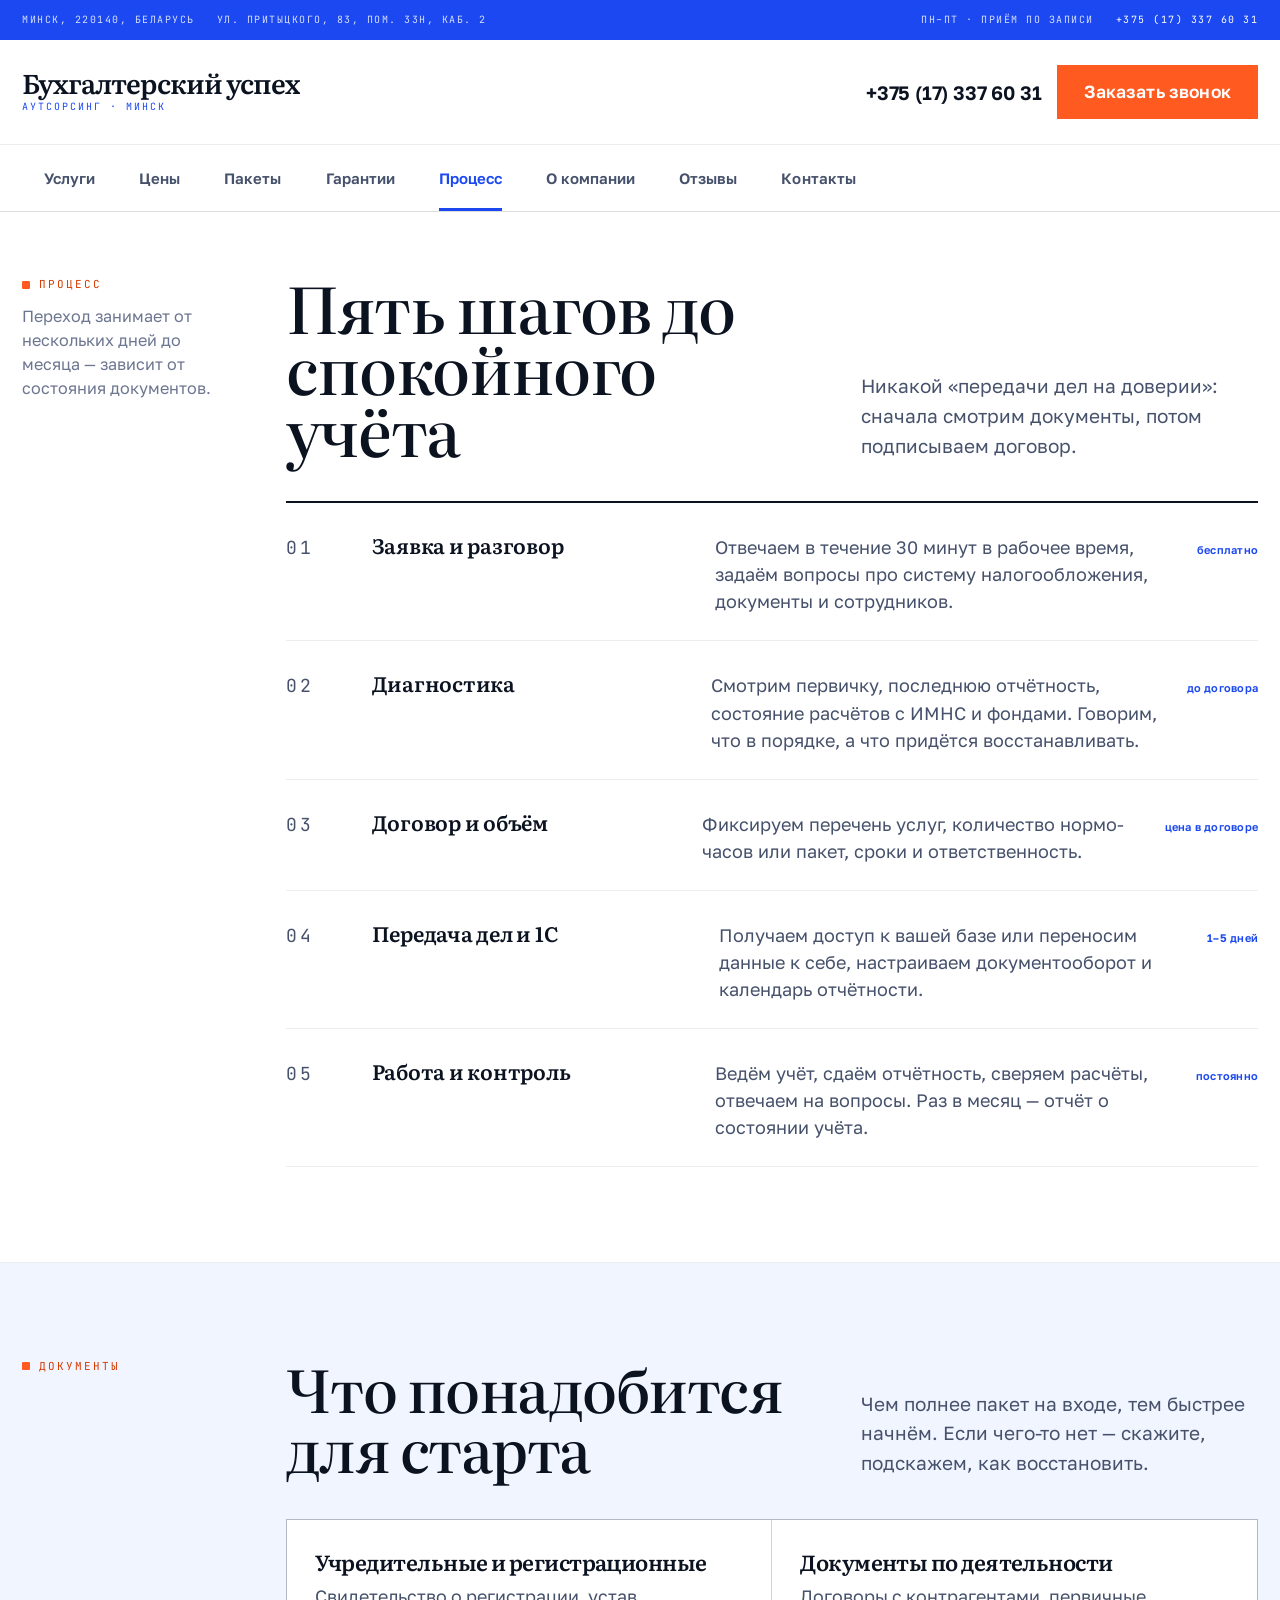
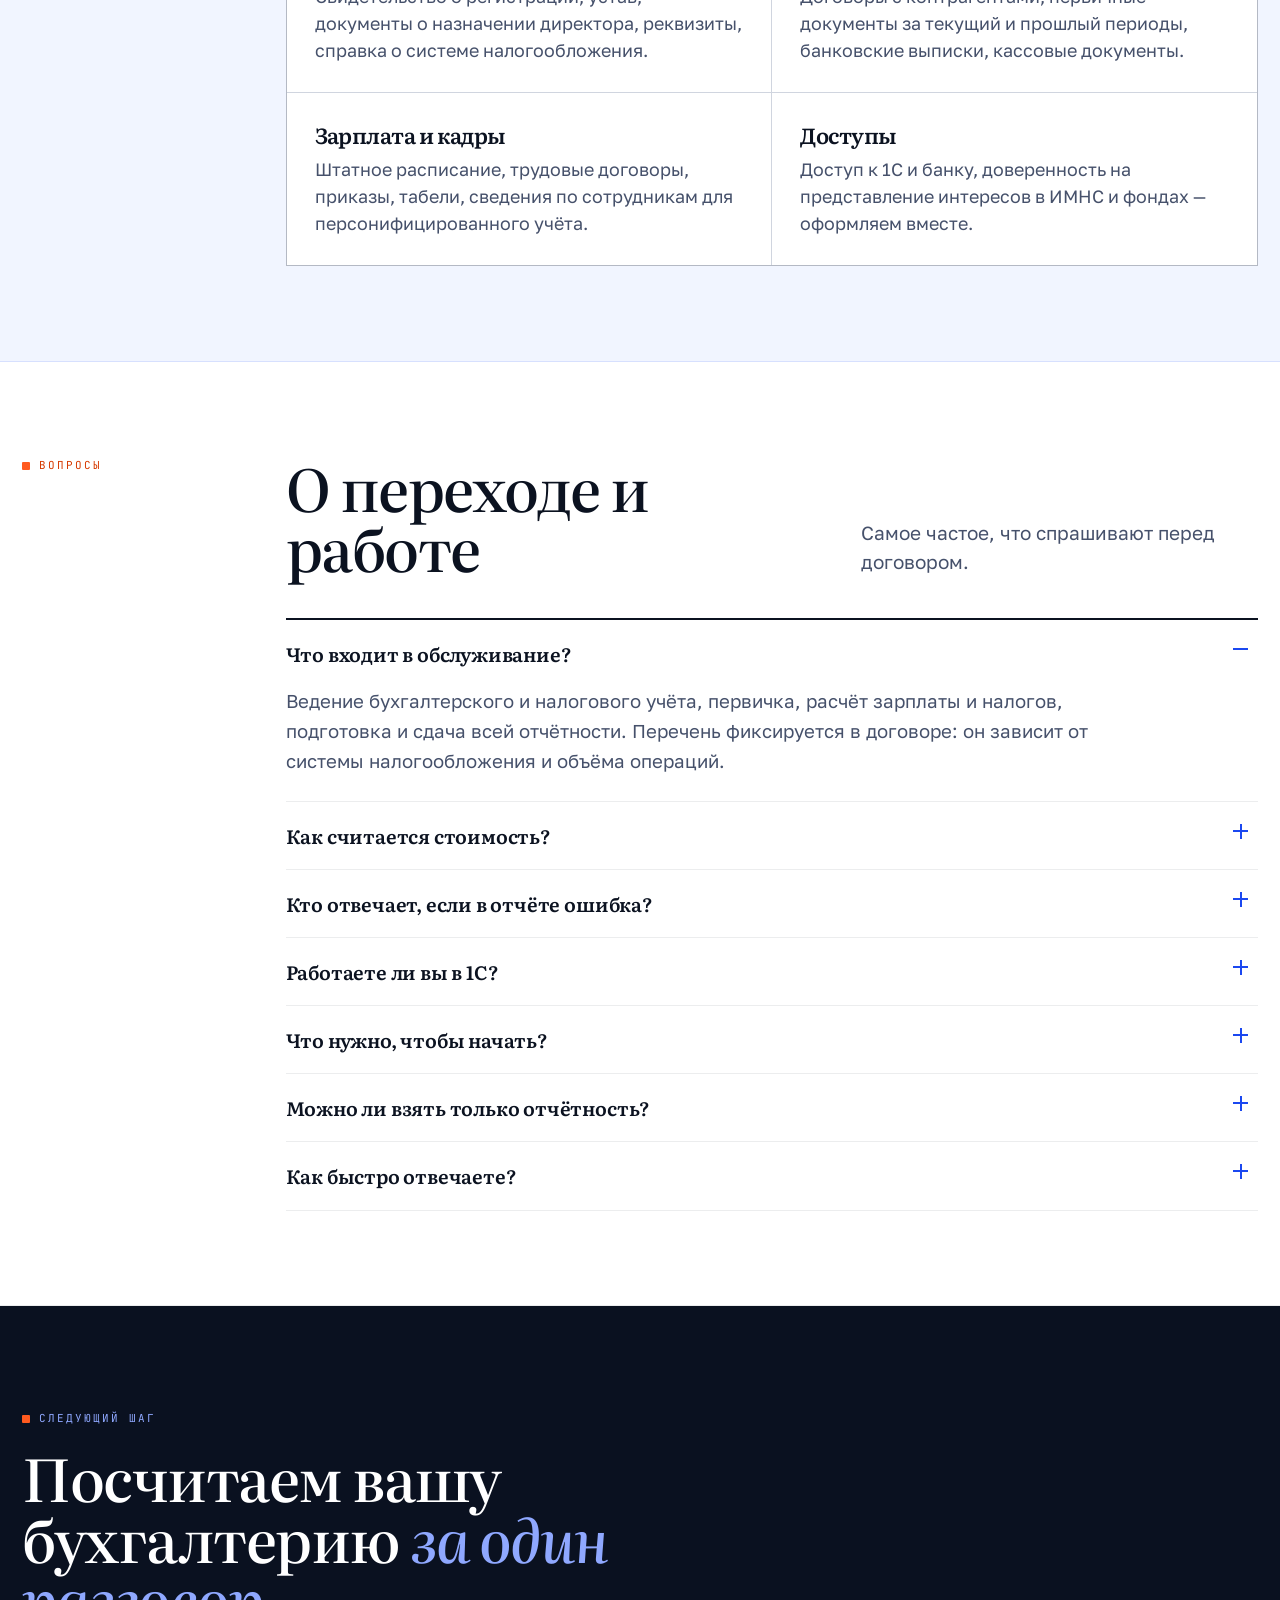
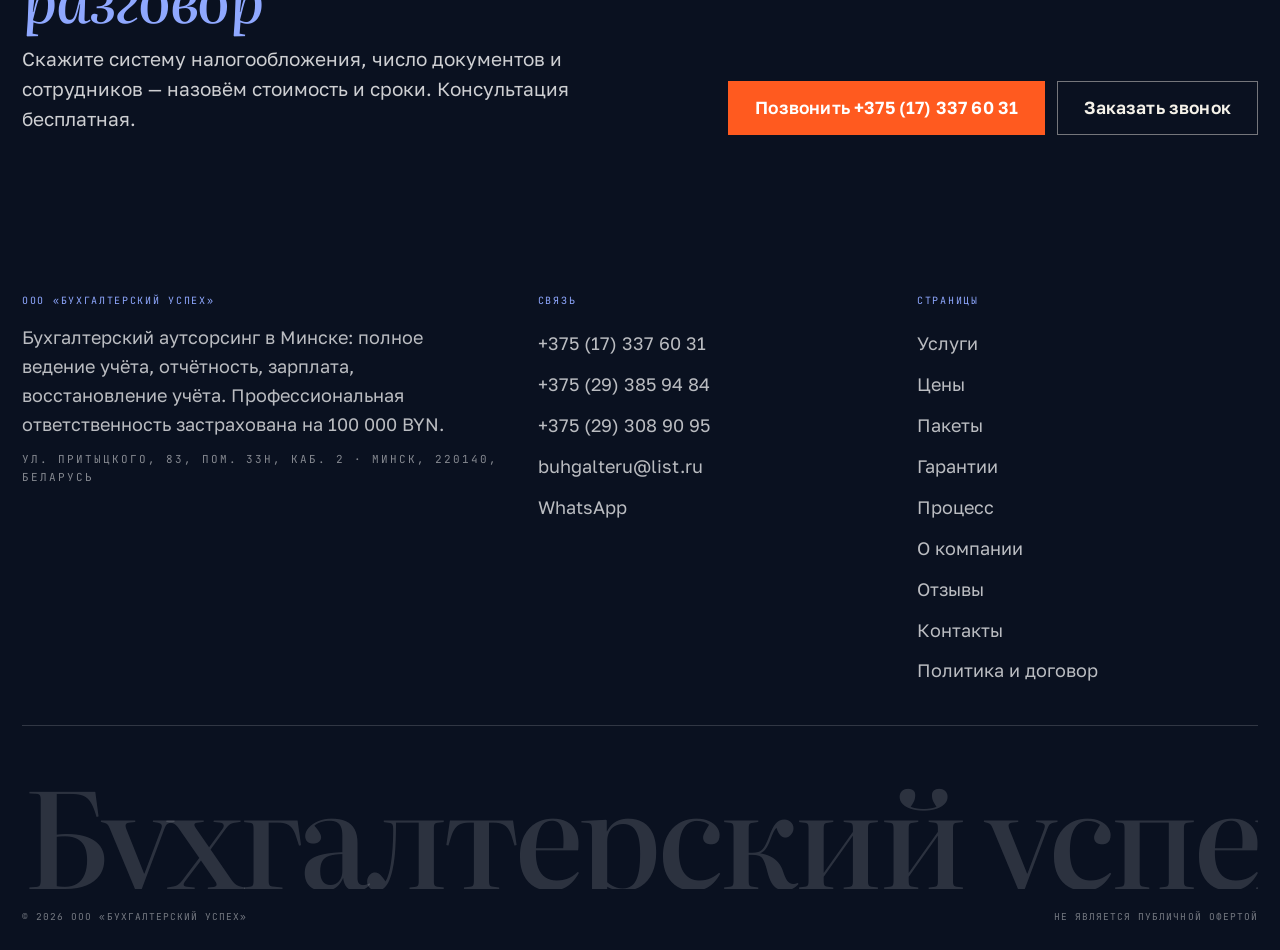
<file: kak-rabotaem.html>
<!doctype html><html lang="ru"><head>
<meta charset="utf-8"><meta name="viewport" content="width=device-width,initial-scale=1">
<title>Как мы работаем: этапы, документы, 1С | Бухгалтерский успех, Минск</title><meta name="description" content="Как проходит переход на бухгалтерское обслуживание: заявка и ответ за 30 минут, диагностика документов, договор, доступ к 1С, календарь отчётности, ежемесячные сверки.">
<meta property="og:title" content="Как мы работаем: этапы, документы, 1С | Бухгалтерский успех, Минск"><meta property="og:description" content="Как проходит переход на бухгалтерское обслуживание: заявка и ответ за 30 минут, диагностика документов, договор, доступ к 1С, календарь отчётности, ежемесячные сверки.">
<meta property="og:type" content="website"><meta property="og:locale" content="ru_BY">
<link rel="icon" href="assets/img/favicon.svg" type="image/svg+xml">
<link rel="preconnect" href="https://fonts.googleapis.com"><link rel="preconnect" href="https://fonts.gstatic.com" crossorigin>
<link href="https://fonts.googleapis.com/css2?family=Literata:ital,opsz,wght@0,7..72,400;0,7..72,500;0,7..72,600;1,7..72,400;1,7..72,500&family=Golos+Text:wght@400;500;600;700&family=JetBrains+Mono:wght@400;500&display=swap" rel="stylesheet">
<style>
:root{
--bg:#FFFFFF;--bg2:#F1F5FF;--bg3:#E4ECFF;
--ink:#0B1220;--ink2:#46516B;--muted:#6C7690;
--line:rgba(11,18,32,.14);--line2:rgba(11,18,32,.075);
--deep:#0A1120;--blue:#1B48F0;--blue-d:#1233B8;--blue-l:#8FA8FF;
--or:#D63A00;--or-b:#FF5A1F;
--f-d:'Literata',Georgia,serif;--f-t:'Golos Text',system-ui,sans-serif;--f-m:'JetBrains Mono',monospace}
*{box-sizing:border-box}
html{-webkit-text-size-adjust:100%;font-size:19px;overflow-x:clip}
body{margin:0;background:var(--bg);color:var(--ink);font-family:var(--f-t);font-size:19px;line-height:1.6;
-webkit-font-smoothing:antialiased;overflow-x:hidden}
body.is-locked{overflow:hidden}
img{max-width:100%;display:block}
a{color:inherit;text-decoration:none}
p{margin:0}
.wrap{width:min(1360px,100% - 44px);margin-inline:auto}
.mono,.kick{font-family:var(--f-m);font-size:11px;letter-spacing:.18em;text-transform:uppercase;color:var(--muted)}
.kick{display:inline-flex;align-items:center;gap:9px;color:var(--or)}
.kick::before{content:"";width:8px;height:8px;background:var(--or-b);flex:none;border-radius:1px}
h1,h2,h3{font-family:var(--f-d);font-weight:500;margin:0;letter-spacing:-.025em;line-height:1.03;overflow-wrap:break-word}
h1{font-size:clamp(2.5rem,7vw,6.2rem);line-height:.96}
h2{font-size:clamp(2rem,4.6vw,3.7rem);line-height:1.02}
h3{font-size:clamp(1.12rem,1.7vw,1.44rem);line-height:1.24;font-weight:600}
em{font-style:italic;color:var(--blue)}
.topbar{background:var(--blue);color:rgba(255,255,255,.82);font-family:var(--f-m);font-size:10px;letter-spacing:.15em;text-transform:uppercase}
.topbar__in{display:flex;align-items:center;gap:22px;min-height:40px;min-width:0}
.topbar a{color:#fff}
.topbar a:hover{text-decoration:underline}
.topbar__sp{flex:1}
@media (max-width:900px){.topbar{display:none}}
.hdr{position:sticky;top:0;z-index:60;background:#fff;border-bottom:1px solid var(--line)}
.hdr__in{display:flex;align-items:center;gap:18px;min-height:104px;min-width:0}
.logo{display:flex;flex-direction:column;gap:3px;min-width:0;flex:0 1 auto;overflow:hidden}
.logo b{font-family:var(--f-d);font-weight:600;font-size:1.42rem;line-height:1;letter-spacing:-.035em;white-space:nowrap}
.logo span{font-family:var(--f-m);font-size:10px;letter-spacing:.2em;text-transform:uppercase;color:var(--blue)}
.hdr__sp{flex:1;min-width:6px}
.hdr__act{display:flex;align-items:center;gap:16px;flex:none}
.hdr__tel{font-family:var(--f-t);font-weight:600;font-size:1.02rem;letter-spacing:-.01em;white-space:nowrap}
.hdr__tel:hover{color:var(--blue)}
.btn{display:inline-flex;align-items:center;justify-content:center;gap:10px;min-height:54px;padding:0 26px;
background:var(--blue);color:#fff;font-family:var(--f-t);font-weight:600;font-size:.92rem;letter-spacing:.01em;
border:1px solid var(--blue);transition:background .2s,border-color .2s,color .2s,transform .2s;cursor:pointer}
.btn:hover{background:var(--or);border-color:var(--or);color:#fff}
.btn--acc{background:var(--or-b);border-color:var(--or-b);color:#fff}
.btn--acc:hover{background:var(--ink);border-color:var(--ink)}
.btn--line{background:transparent;color:var(--ink);border-color:var(--ink)}
.btn--line:hover{background:var(--ink);color:#fff}
.btn--ghost{background:#fff;color:var(--ink);border-color:#fff}
.btn--ghost:hover{background:var(--or-b);border-color:var(--or-b);color:#fff}
.btn svg{width:16px;height:16px;stroke:currentColor;fill:none;stroke-width:1.7;flex:none}
.burger{display:none;flex-direction:column;justify-content:center;gap:6px;width:52px;height:52px;border:1px solid var(--line);
background:#fff;padding:0 13px;cursor:pointer;flex:none}
.burger span{display:block;height:2px;background:var(--ink)}
@media (max-width:1180px){.hdr__tel{display:none}.hdr__act .btn{display:none}.burger{display:flex}}
@media (max-width:620px){.logo b{font-size:1.06rem;white-space:normal;line-height:1.1}.logo span{display:none}
.hdr__in{min-height:82px;gap:10px}}
.strip{border-top:1px solid var(--line2);background:#fff}
.strip__in{display:flex;align-items:stretch;overflow-x:auto;scrollbar-width:none;min-width:0}
.strip__in::-webkit-scrollbar{display:none;height:0}
.strip a{flex:none;font-family:var(--f-t);font-weight:600;font-size:15px;letter-spacing:.002em;color:var(--ink2);
padding:21px 22px;white-space:nowrap;position:relative;transition:color .2s,background .2s}
.strip a:hover{color:var(--ink);background:var(--bg2)}
.strip a[aria-current]{color:var(--blue)}
.strip a[aria-current]::after{content:"";position:absolute;left:22px;right:22px;bottom:0;height:3px;background:var(--blue)}
@media (max-width:620px){.strip a{font-size:13.5px;padding:17px 16px}.strip a[aria-current]::after{left:15px;right:15px}}
.hero{position:relative;min-height:clamp(640px,90vh,920px);display:flex;align-items:flex-end;overflow:hidden;background:var(--deep);color:#fff}
.hero__bg{position:absolute;inset:0}
.hero__bg img{width:100%;height:100%;object-fit:cover}
.hero::after{content:"";position:absolute;inset:0;background:
linear-gradient(92deg,rgba(8,14,32,.94) 0%,rgba(8,14,32,.74) 44%,rgba(8,14,32,.06) 100%),
linear-gradient(0deg,rgba(8,14,32,.8),rgba(8,14,32,0) 48%)}
.hero__in{position:relative;z-index:2;width:100%;padding-block:clamp(40px,6vw,84px)}
.hero .kick{color:#fff}
.hero .kick::before{background:var(--or-b);width:10px;height:10px}
.hero h1{max-width:15ch;margin-top:20px;color:#fff}
.hero h1 em{color:var(--blue-l)}
.hero__lead{margin-top:20px;max-width:46ch;color:rgba(255,255,255,.86);font-size:1.06rem;line-height:1.55}
.hero__cta{display:flex;flex-wrap:wrap;gap:12px;margin-top:32px}
.hero .btn--line{background:transparent;border-color:rgba(255,255,255,.55);color:#fff}
.hero .btn--line:hover{background:#fff;border-color:#fff;color:var(--ink)}
.hero__figs{display:grid;grid-template-columns:repeat(4,minmax(0,1fr));gap:0;margin-top:clamp(34px,5vw,60px);
border-top:1px solid rgba(255,255,255,.28)}
.hero__figs div{padding:18px 18px 0 0;border-right:1px solid rgba(255,255,255,.16);min-width:0}
.hero__figs div:last-child{border-right:0}
.hero__figs b{display:block;font-family:var(--f-d);font-weight:500;font-size:clamp(1.4rem,2.5vw,2.15rem);
letter-spacing:-.03em;line-height:1;color:#fff;margin-bottom:6px}
.hero__figs span{font-family:var(--f-m);font-size:9.5px;letter-spacing:.12em;text-transform:uppercase;color:rgba(255,255,255,.7)}
@media (max-width:820px){.hero__figs{grid-template-columns:repeat(2,minmax(0,1fr))}
.hero__figs div{padding:14px 12px 12px 0}.hero__figs div:nth-child(2n){border-right:0}
.hero__figs div:nth-child(n+3){border-top:1px solid rgba(255,255,255,.16)}}
.fbar{display:none;position:fixed;left:0;right:0;bottom:0;z-index:70;gap:3px;padding:6px 7px;
background:var(--deep);backdrop-filter:blur(10px)}
.fbar a{flex:1;display:flex;align-items:center;justify-content:center;gap:6px;padding:12px 3px;color:#fff;
font-family:var(--f-t);font-weight:600;font-size:11px;letter-spacing:.02em;border:1px solid rgba(255,255,255,.2)}
.fbar a:first-child{background:var(--blue);border-color:var(--blue)}
.fbar svg{width:15px;height:15px;stroke:currentColor;fill:none;stroke-width:1.8}
@media (max-width:1180px){.fbar{display:flex}body{padding-bottom:60px}}
</style>
<link rel="stylesheet" href="assets/css/site.v3.css">
</head><body>
<div class="topbar"><div class="wrap topbar__in">
  <span>Минск, 220140, Беларусь</span><span>ул. Притыцкого, 83, пом. 33н, каб. 2</span><span class="topbar__sp"></span>
  <span>Пн–Пт · приём по записи</span><a href="tel:+375173376031">+375 (17) 337 60 31</a>
</div></div>
<header class="hdr">
  <div class="wrap hdr__in">
    <a class="logo" href="index.html"><b>Бухгалтерский успех</b><span>аутсорсинг · Минск</span></a>
    <span class="hdr__sp"></span>
    <div class="hdr__act">
      <a class="hdr__tel" href="tel:+375173376031">+375 (17) 337 60 31</a>
      <a class="btn btn--acc" href="kontakty.html#zayavka">Заказать звонок</a>
      <button class="burger" id="burger" aria-label="Меню" aria-expanded="false" aria-controls="drawer"><span></span><span></span><span></span></button>
    </div>
  </div>
  <nav class="strip" aria-label="Страницы сайта"><div class="wrap strip__in"><a href="uslugi.html">Услуги</a><a href="ceny.html">Цены</a><a href="tarify.html">Пакеты</a><a href="garantii.html">Гарантии</a><a href="kak-rabotaem.html" aria-current="page">Процесс</a><a href="o-kompanii.html">О компании</a><a href="otzyvy.html">Отзывы</a><a href="kontakty.html">Контакты</a></div></nav>
</header>
<main>
<section class="band" style="padding-top:clamp(40px,5vw,72px)">
  <div class="wrap">
    <div class="spread">
      <div class="spread__side"><span class="kick">процесс</span><p class="note">Переход занимает от нескольких дней до месяца — зависит от состояния документов.</p></div>
      <div class="spread__main">
        <div class="spread__head">
          <h1 style="font-size:clamp(2.2rem,5vw,4.2rem)">Пять шагов до спокойного учёта</h1>
          <p>Никакой «передачи дел на доверии»: сначала смотрим документы, потом подписываем договор.</p>
        </div>
        <div class="steps">
          <div class="step rv"><span class="mono">01</span><b>Заявка и разговор</b><span>Отвечаем в течение 30 минут в рабочее время, задаём вопросы про систему налогообложения, документы и сотрудников.</span><i>бесплатно</i></div>
          <div class="step rv"><span class="mono">02</span><b>Диагностика</b><span>Смотрим первичку, последнюю отчётность, состояние расчётов с ИМНС и фондами. Говорим, что в порядке, а что придётся восстанавливать.</span><i>до договора</i></div>
          <div class="step rv"><span class="mono">03</span><b>Договор и объём</b><span>Фиксируем перечень услуг, количество нормо-часов или пакет, сроки и ответственность.</span><i>цена в договоре</i></div>
          <div class="step rv"><span class="mono">04</span><b>Передача дел и 1С</b><span>Получаем доступ к вашей базе или переносим данные к себе, настраиваем документооборот и календарь отчётности.</span><i>1–5 дней</i></div>
          <div class="step rv"><span class="mono">05</span><b>Работа и контроль</b><span>Ведём учёт, сдаём отчётность, сверяем расчёты, отвечаем на вопросы. Раз в месяц — отчёт о состоянии учёта.</span><i>постоянно</i></div>
        </div>
      </div>
    </div>
  </div>
</section>
<section class="band band--alt">
  <div class="wrap">
    <div class="spread">
      <div class="spread__side"><span class="kick">документы</span></div>
      <div class="spread__main">
        <div class="spread__head">
          <h2>Что понадобится для старта</h2>
          <p>Чем полнее пакет на входе, тем быстрее начнём. Если чего-то нет — скажите, подскажем, как восстановить.</p>
        </div>
        <div class="cbox">
          <div><h3>Учредительные и регистрационные</h3><p>Свидетельство о регистрации, устав, документы о назначении директора, реквизиты, справка о системе налогообложения.</p></div>
          <div><h3>Документы по деятельности</h3><p>Договоры с контрагентами, первичные документы за текущий и прошлый периоды, банковские выписки, кассовые документы.</p></div>
          <div><h3>Зарплата и кадры</h3><p>Штатное расписание, трудовые договоры, приказы, табели, сведения по сотрудникам для персонифицированного учёта.</p></div>
          <div><h3>Доступы</h3><p>Доступ к 1С и банку, доверенность на представление интересов в ИМНС и фондах — оформляем вместе.</p></div>
        </div>
      </div>
    </div>
  </div>
</section>
<section class="band">
  <div class="wrap">
    <div class="spread">
      <div class="spread__side"><span class="kick">вопросы</span></div>
      <div class="spread__main">
        <div class="spread__head"><h2>О переходе и работе</h2><p>Самое частое, что спрашивают перед договором.</p></div>
        <div class="faq"><div class="faq__i is-open"><button class="faq__q" aria-expanded="true">Что входит в обслуживание?</button><div class="faq__a">Ведение бухгалтерского и налогового учёта, первичка, расчёт зарплаты и налогов, подготовка и сдача всей отчётности. Перечень фиксируется в договоре: он зависит от системы налогообложения и объёма операций.</div></div><div class="faq__i"><button class="faq__q" aria-expanded="false">Как считается стоимость?</button><div class="faq__a">Два способа: пакет услуг по фиксированной цене (от 80 BYN в месяц) или расчёт по нормо-часам — 70 BYN за час. Согласованное количество часов умножается на стоимость часа; при неизменном объёме документов сумма не меняется.</div></div><div class="faq__i"><button class="faq__q" aria-expanded="false">Кто отвечает, если в отчёте ошибка?</button><div class="faq__a">По договору ответственность несёт компания. Есть внутренний контроль качества и полис страхования профессиональной ответственности на 100 000 BYN. Штрафы, возникшие по нашей вине, возмещаем.</div></div><div class="faq__i"><button class="faq__q" aria-expanded="false">Работаете ли вы в 1С?</button><div class="faq__a">Да. Можем работать в вашей базе или дать доступ к своей: вы видите документы и отчёты в любой момент, а не «по запросу раз в квартал».</div></div><div class="faq__i"><button class="faq__q" aria-expanded="false">Что нужно, чтобы начать?</button><div class="faq__a">Звонок или заявка, короткий разговор о вашей ситуации, договор. Если учёт запущен, сначала проводим диагностику документов и говорим, что придётся восстанавливать.</div></div><div class="faq__i"><button class="faq__q" aria-expanded="false">Можно ли взять только отчётность?</button><div class="faq__a">Да. Разовые отчёты есть в прайсе: декларация в ИМНС, отчёты в статистику, Белгосстрах, ФСЗН 4-фонд, персонифицированный учёт.</div></div><div class="faq__i"><button class="faq__q" aria-expanded="false">Как быстро отвечаете?</button><div class="faq__a">В рабочее время — в течение 30 минут после заявки. Дальше общение идёт с закреплённым специалистом, который ведёт вашу компанию.</div></div></div>
      </div>
    </div>
  </div>
</section>

<section class="band band--ink"><div class="wrap">
  <div class="cta">
    <div>
      <span class="kick">следующий шаг</span>
      <h2 style="margin-top:16px">Посчитаем вашу бухгалтерию <em>за один разговор</em></h2>
      <p style="margin-top:16px;max-width:46ch">Скажите систему налогообложения, число документов и сотрудников — назовём стоимость и сроки. Консультация бесплатная.</p>
    </div>
    <div class="cta__act">
      <a class="btn btn--acc" href="tel:+375173376031">Позвонить +375 (17) 337 60 31</a>
      <a class="btn btn--line" style="color:#F5F2E9;border-color:rgba(245,242,233,.45)" href="kontakty.html#zayavka">Заказать звонок</a>
    </div>
  </div>
</div></section></main>
<footer>
  <div class="wrap">
    <div class="foot__grid">
      <div>
        <b>ООО «Бухгалтерский успех»</b>
        <p style="margin:0 0 12px;max-width:44ch">Бухгалтерский аутсорсинг в Минске: полное ведение учёта, отчётность, зарплата, восстановление учёта. Профессиональная ответственность застрахована на 100 000 BYN.</p>
        <p class="mono" style="color:rgba(255,255,255,.5)">ул. Притыцкого, 83, пом. 33н, каб. 2 · Минск, 220140, Беларусь</p>
      </div>
      <div>
        <b>Связь</b>
        <a class="lnk" href="tel:+375173376031">+375 (17) 337 60 31</a>
        <a class="lnk" href="tel:+375293859484">+375 (29) 385 94 84</a>
        <a class="lnk" href="tel:+375293089095">+375 (29) 308 90 95</a>
        <a class="lnk" href="mailto:buhgalteru@list.ru">buhgalteru@list.ru</a>
        <a class="lnk" href="https://wa.me/375293859484" target="_blank" rel="noopener">WhatsApp</a>
      </div>
      <div>
        <b>Страницы</b>
        <a class="lnk" href="uslugi.html">Услуги</a><a class="lnk" href="ceny.html">Цены</a><a class="lnk" href="tarify.html">Пакеты</a><a class="lnk" href="garantii.html">Гарантии</a><a class="lnk" href="kak-rabotaem.html">Процесс</a><a class="lnk" href="o-kompanii.html">О компании</a><a class="lnk" href="otzyvy.html">Отзывы</a><a class="lnk" href="kontakty.html">Контакты</a>
        <a class="lnk" href="politika.html">Политика и договор</a>
      </div>
    </div>
    <div class="foot__word" aria-hidden="true">Бухгалтерский успех</div>
    <div class="foot__bot"><span>© 2026 ООО «Бухгалтерский успех»</span><span>Не является публичной офертой</span></div>
  </div>
</footer>
<div class="drawer" id="drawer" data-open="false">
  <div class="drawer__inner" role="dialog" aria-modal="true" aria-label="Меню сайта">
    <div class="drawer__top"><span class="mono">Меню сайта</span><button class="drawer__close" id="drawerClose" aria-label="Закрыть меню"></button></div>
    <a class="dl" href="uslugi.html">Услуги</a><a class="dl" href="ceny.html">Цены</a><a class="dl" href="tarify.html">Пакеты</a><a class="dl" href="garantii.html">Гарантии</a><a class="dl" href="kak-rabotaem.html">Процесс</a><a class="dl" href="o-kompanii.html">О компании</a><a class="dl" href="otzyvy.html">Отзывы</a><a class="dl" href="kontakty.html">Контакты</a>
    <a class="dl" href="politika.html">Политика</a>
    <a class="btn btn--acc" href="tel:+375173376031">Позвонить +375 (17) 337 60 31</a>
    <a class="btn btn--line" href="kontakty.html#zayavka">Заказать звонок</a>
    <p class="mono" style="margin-top:18px">ул. Притыцкого, 83, пом. 33н, каб. 2</p>
  </div>
</div>
<div class="fbar">
  <a href="tel:+375173376031"><svg viewBox="0 0 24 24"><path d="M6 3h3l2 5-2 2a12 12 0 006 6l2-2 5 2v3a2 2 0 01-2 2A17 17 0 014 5a2 2 0 012-2z"/></svg>Позвонить</a>
  <a href="https://wa.me/375293859484" target="_blank" rel="noopener"><svg viewBox="0 0 24 24"><path d="M20 12a8 8 0 01-11.8 7L4 20l1-4.2A8 8 0 1120 12z"/><path d="M9 9.5c0 3 2.5 5.5 5.5 5.5"/></svg>WhatsApp</a>
  <a href="viber://chat?number=%2B375293859484"><svg viewBox="0 0 24 24"><path d="M12 4c4 0 7 3 7 7a7 7 0 01-7 7c-1.6 0-3-.4-4-1.2L5 18l1-3c-.7-1-1-2.2-1-3.5C5 7 8 4 12 4z"/><path d="M10 9l2 5 2-5"/></svg>Viber</a>
  <a href="https://t.me/+375293859484" target="_blank" rel="noopener"><svg viewBox="0 0 24 24"><path d="M21 5L3 11l5 2 2 6 3-4 5 3z"/></svg>Telegram</a>
</div>
<script src="assets/js/main.v3.js" defer></script>
</body></html>
</file>
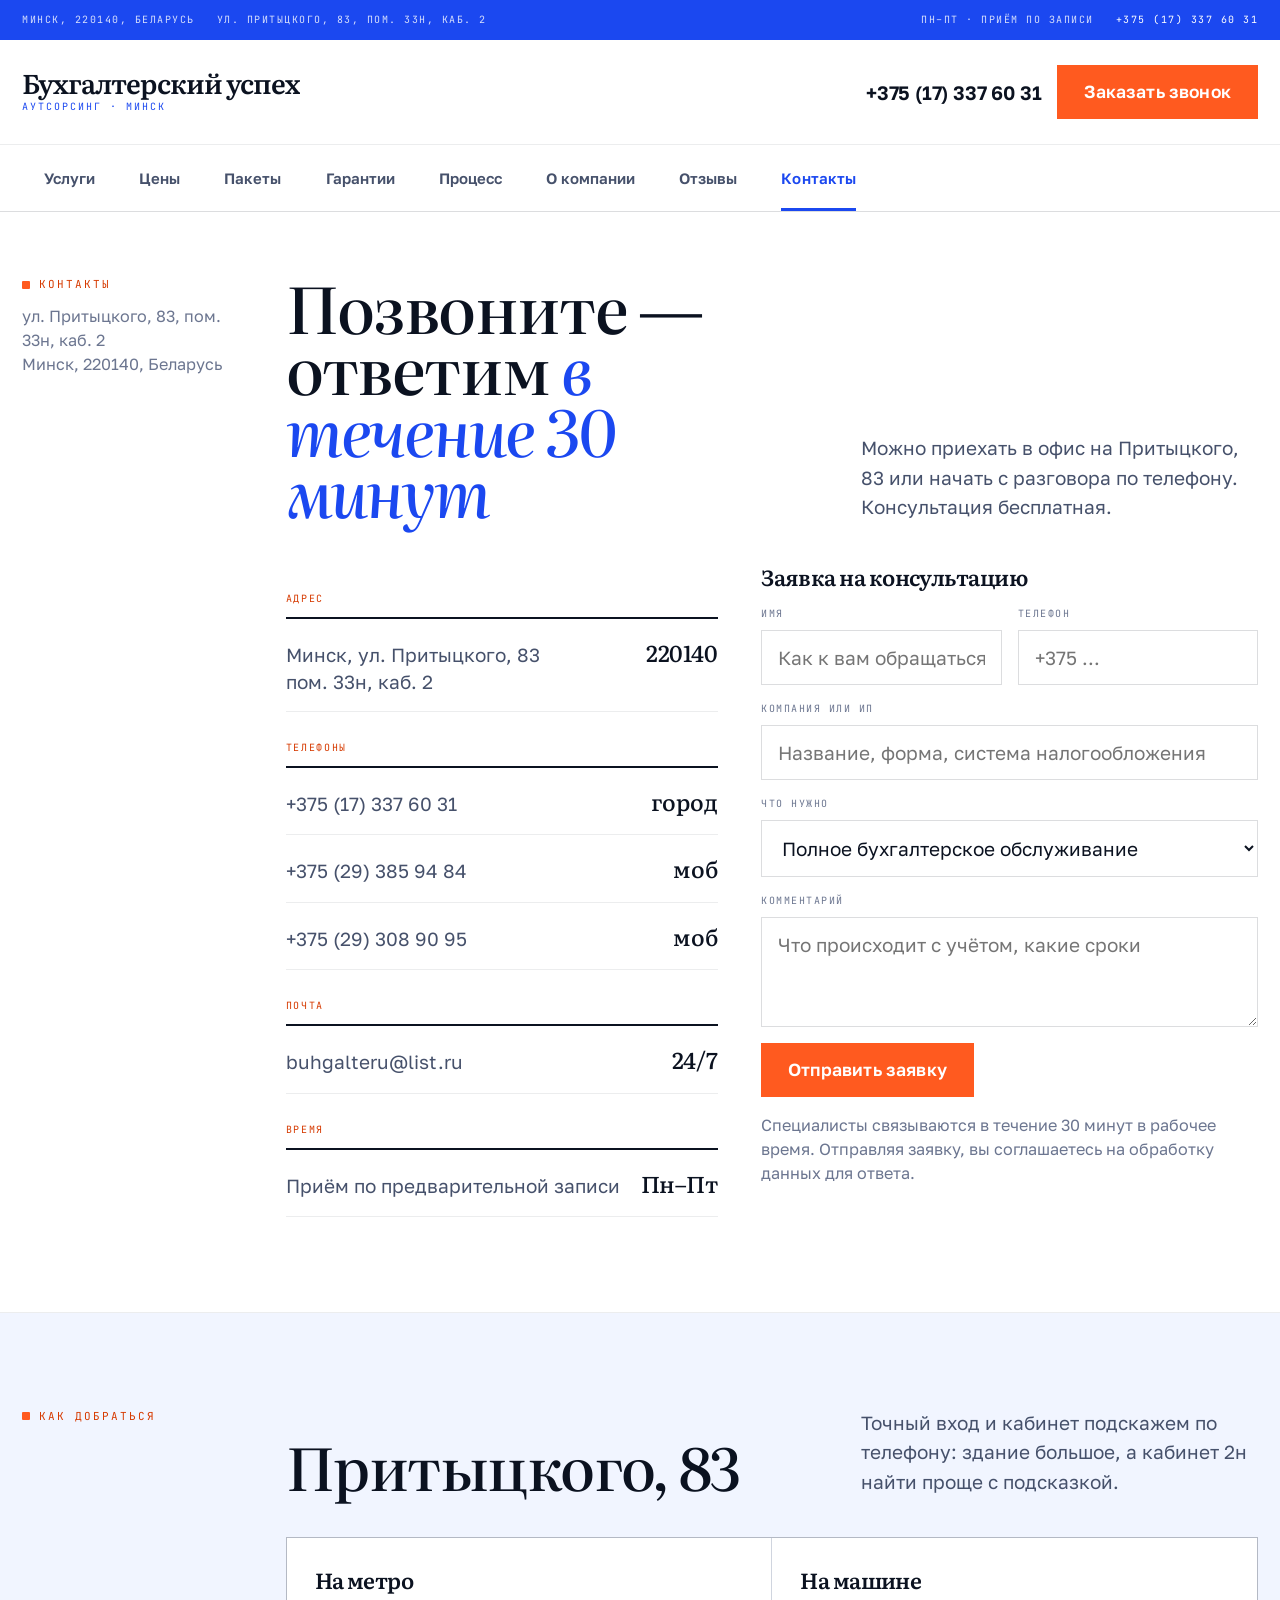
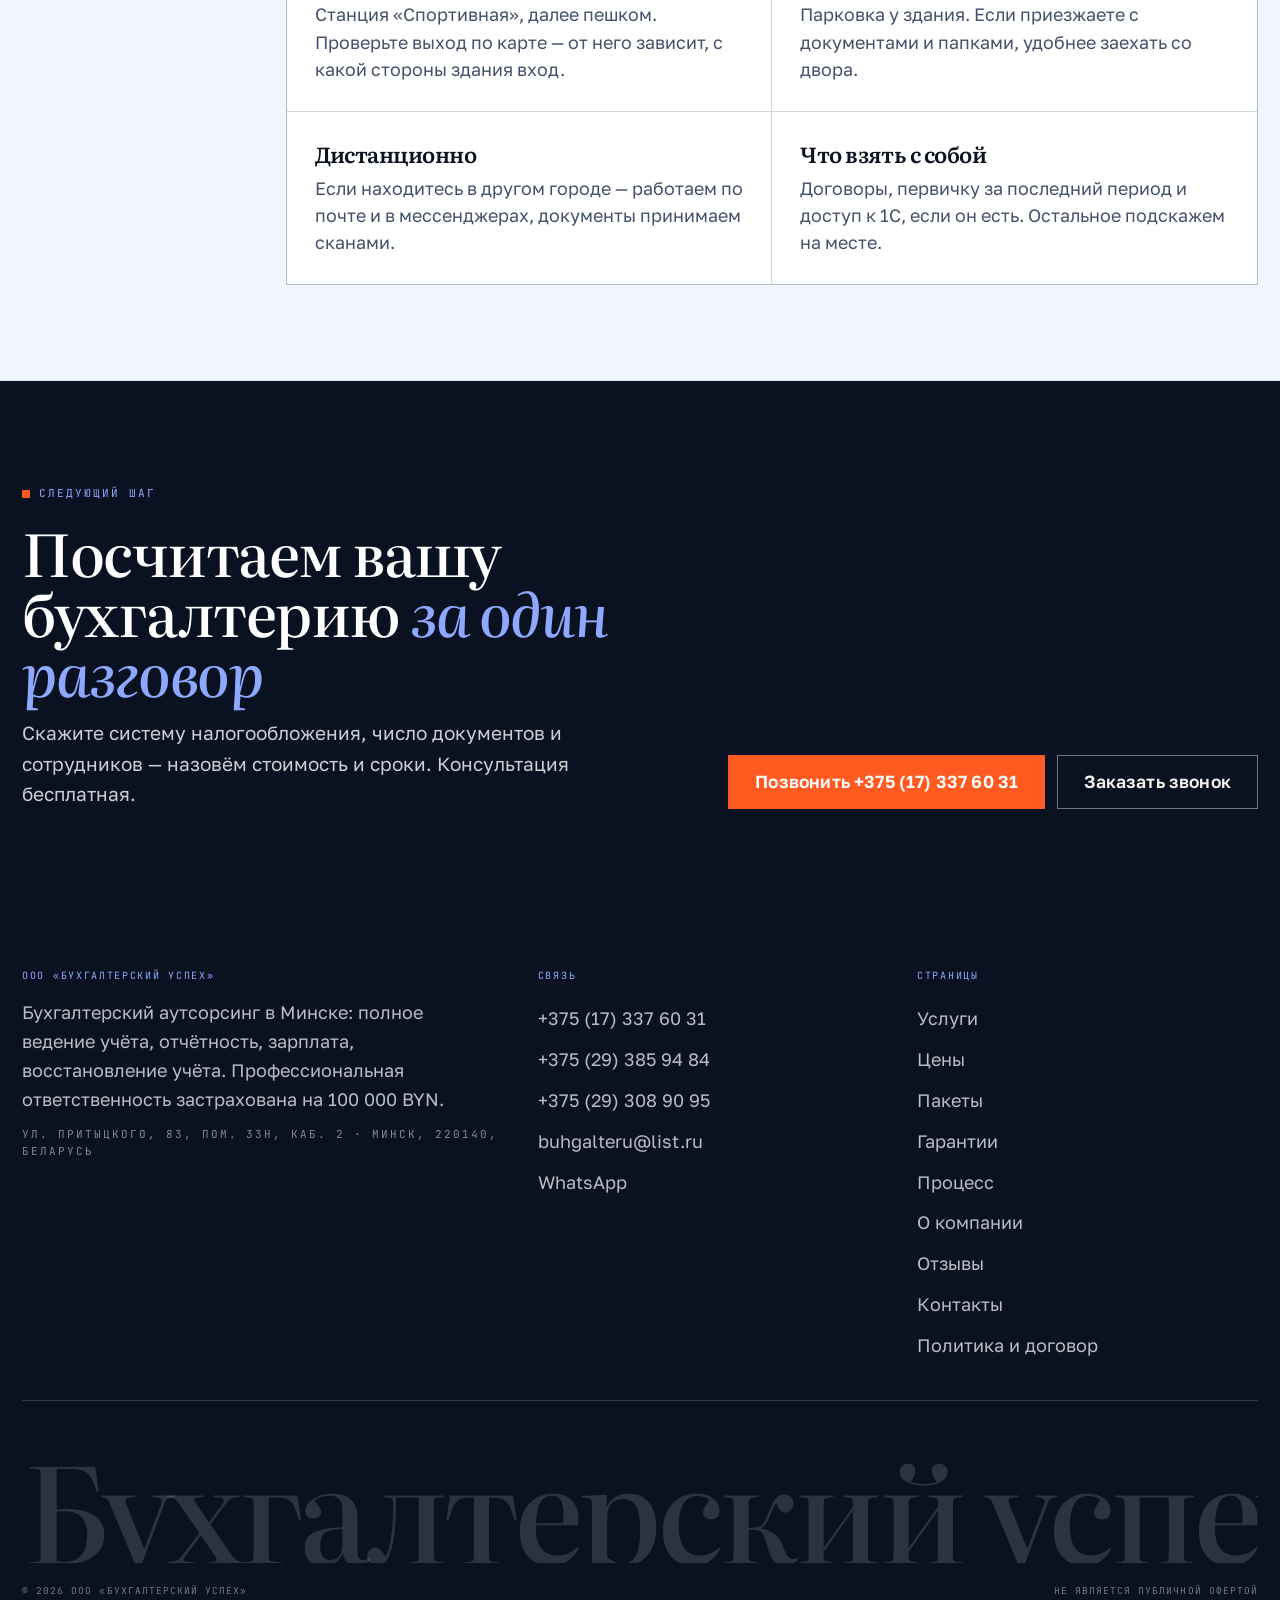
<file: kontakty.html>
<!doctype html><html lang="ru"><head>
<meta charset="utf-8"><meta name="viewport" content="width=device-width,initial-scale=1">
<title>Контакты — бухгалтерские услуги в Минске, ул. Притыцкого, 83</title><meta name="description" content="Контакты ООО «Бухгалтерский успех»: Минск, ул. Притыцкого, 83, пом. 33н, каб. 2. Телефоны +375 (17) 337 60 31, +375 (29) 385 94 84, +375 (29) 308 90 95, buhgalteru@list.ru.">
<meta property="og:title" content="Контакты — бухгалтерские услуги в Минске, ул. Притыцкого, 83"><meta property="og:description" content="Контакты ООО «Бухгалтерский успех»: Минск, ул. Притыцкого, 83, пом. 33н, каб. 2. Телефоны +375 (17) 337 60 31, +375 (29) 385 94 84, +375 (29) 308 90 95, buhgalteru@list.ru.">
<meta property="og:type" content="website"><meta property="og:locale" content="ru_BY">
<link rel="icon" href="assets/img/favicon.svg" type="image/svg+xml">
<link rel="preconnect" href="https://fonts.googleapis.com"><link rel="preconnect" href="https://fonts.gstatic.com" crossorigin>
<link href="https://fonts.googleapis.com/css2?family=Literata:ital,opsz,wght@0,7..72,400;0,7..72,500;0,7..72,600;1,7..72,400;1,7..72,500&family=Golos+Text:wght@400;500;600;700&family=JetBrains+Mono:wght@400;500&display=swap" rel="stylesheet">
<style>
:root{
--bg:#FFFFFF;--bg2:#F1F5FF;--bg3:#E4ECFF;
--ink:#0B1220;--ink2:#46516B;--muted:#6C7690;
--line:rgba(11,18,32,.14);--line2:rgba(11,18,32,.075);
--deep:#0A1120;--blue:#1B48F0;--blue-d:#1233B8;--blue-l:#8FA8FF;
--or:#D63A00;--or-b:#FF5A1F;
--f-d:'Literata',Georgia,serif;--f-t:'Golos Text',system-ui,sans-serif;--f-m:'JetBrains Mono',monospace}
*{box-sizing:border-box}
html{-webkit-text-size-adjust:100%;font-size:19px;overflow-x:clip}
body{margin:0;background:var(--bg);color:var(--ink);font-family:var(--f-t);font-size:19px;line-height:1.6;
-webkit-font-smoothing:antialiased;overflow-x:hidden}
body.is-locked{overflow:hidden}
img{max-width:100%;display:block}
a{color:inherit;text-decoration:none}
p{margin:0}
.wrap{width:min(1360px,100% - 44px);margin-inline:auto}
.mono,.kick{font-family:var(--f-m);font-size:11px;letter-spacing:.18em;text-transform:uppercase;color:var(--muted)}
.kick{display:inline-flex;align-items:center;gap:9px;color:var(--or)}
.kick::before{content:"";width:8px;height:8px;background:var(--or-b);flex:none;border-radius:1px}
h1,h2,h3{font-family:var(--f-d);font-weight:500;margin:0;letter-spacing:-.025em;line-height:1.03;overflow-wrap:break-word}
h1{font-size:clamp(2.5rem,7vw,6.2rem);line-height:.96}
h2{font-size:clamp(2rem,4.6vw,3.7rem);line-height:1.02}
h3{font-size:clamp(1.12rem,1.7vw,1.44rem);line-height:1.24;font-weight:600}
em{font-style:italic;color:var(--blue)}
.topbar{background:var(--blue);color:rgba(255,255,255,.82);font-family:var(--f-m);font-size:10px;letter-spacing:.15em;text-transform:uppercase}
.topbar__in{display:flex;align-items:center;gap:22px;min-height:40px;min-width:0}
.topbar a{color:#fff}
.topbar a:hover{text-decoration:underline}
.topbar__sp{flex:1}
@media (max-width:900px){.topbar{display:none}}
.hdr{position:sticky;top:0;z-index:60;background:#fff;border-bottom:1px solid var(--line)}
.hdr__in{display:flex;align-items:center;gap:18px;min-height:104px;min-width:0}
.logo{display:flex;flex-direction:column;gap:3px;min-width:0;flex:0 1 auto;overflow:hidden}
.logo b{font-family:var(--f-d);font-weight:600;font-size:1.42rem;line-height:1;letter-spacing:-.035em;white-space:nowrap}
.logo span{font-family:var(--f-m);font-size:10px;letter-spacing:.2em;text-transform:uppercase;color:var(--blue)}
.hdr__sp{flex:1;min-width:6px}
.hdr__act{display:flex;align-items:center;gap:16px;flex:none}
.hdr__tel{font-family:var(--f-t);font-weight:600;font-size:1.02rem;letter-spacing:-.01em;white-space:nowrap}
.hdr__tel:hover{color:var(--blue)}
.btn{display:inline-flex;align-items:center;justify-content:center;gap:10px;min-height:54px;padding:0 26px;
background:var(--blue);color:#fff;font-family:var(--f-t);font-weight:600;font-size:.92rem;letter-spacing:.01em;
border:1px solid var(--blue);transition:background .2s,border-color .2s,color .2s,transform .2s;cursor:pointer}
.btn:hover{background:var(--or);border-color:var(--or);color:#fff}
.btn--acc{background:var(--or-b);border-color:var(--or-b);color:#fff}
.btn--acc:hover{background:var(--ink);border-color:var(--ink)}
.btn--line{background:transparent;color:var(--ink);border-color:var(--ink)}
.btn--line:hover{background:var(--ink);color:#fff}
.btn--ghost{background:#fff;color:var(--ink);border-color:#fff}
.btn--ghost:hover{background:var(--or-b);border-color:var(--or-b);color:#fff}
.btn svg{width:16px;height:16px;stroke:currentColor;fill:none;stroke-width:1.7;flex:none}
.burger{display:none;flex-direction:column;justify-content:center;gap:6px;width:52px;height:52px;border:1px solid var(--line);
background:#fff;padding:0 13px;cursor:pointer;flex:none}
.burger span{display:block;height:2px;background:var(--ink)}
@media (max-width:1180px){.hdr__tel{display:none}.hdr__act .btn{display:none}.burger{display:flex}}
@media (max-width:620px){.logo b{font-size:1.06rem;white-space:normal;line-height:1.1}.logo span{display:none}
.hdr__in{min-height:82px;gap:10px}}
.strip{border-top:1px solid var(--line2);background:#fff}
.strip__in{display:flex;align-items:stretch;overflow-x:auto;scrollbar-width:none;min-width:0}
.strip__in::-webkit-scrollbar{display:none;height:0}
.strip a{flex:none;font-family:var(--f-t);font-weight:600;font-size:15px;letter-spacing:.002em;color:var(--ink2);
padding:21px 22px;white-space:nowrap;position:relative;transition:color .2s,background .2s}
.strip a:hover{color:var(--ink);background:var(--bg2)}
.strip a[aria-current]{color:var(--blue)}
.strip a[aria-current]::after{content:"";position:absolute;left:22px;right:22px;bottom:0;height:3px;background:var(--blue)}
@media (max-width:620px){.strip a{font-size:13.5px;padding:17px 16px}.strip a[aria-current]::after{left:15px;right:15px}}
.hero{position:relative;min-height:clamp(640px,90vh,920px);display:flex;align-items:flex-end;overflow:hidden;background:var(--deep);color:#fff}
.hero__bg{position:absolute;inset:0}
.hero__bg img{width:100%;height:100%;object-fit:cover}
.hero::after{content:"";position:absolute;inset:0;background:
linear-gradient(92deg,rgba(8,14,32,.94) 0%,rgba(8,14,32,.74) 44%,rgba(8,14,32,.06) 100%),
linear-gradient(0deg,rgba(8,14,32,.8),rgba(8,14,32,0) 48%)}
.hero__in{position:relative;z-index:2;width:100%;padding-block:clamp(40px,6vw,84px)}
.hero .kick{color:#fff}
.hero .kick::before{background:var(--or-b);width:10px;height:10px}
.hero h1{max-width:15ch;margin-top:20px;color:#fff}
.hero h1 em{color:var(--blue-l)}
.hero__lead{margin-top:20px;max-width:46ch;color:rgba(255,255,255,.86);font-size:1.06rem;line-height:1.55}
.hero__cta{display:flex;flex-wrap:wrap;gap:12px;margin-top:32px}
.hero .btn--line{background:transparent;border-color:rgba(255,255,255,.55);color:#fff}
.hero .btn--line:hover{background:#fff;border-color:#fff;color:var(--ink)}
.hero__figs{display:grid;grid-template-columns:repeat(4,minmax(0,1fr));gap:0;margin-top:clamp(34px,5vw,60px);
border-top:1px solid rgba(255,255,255,.28)}
.hero__figs div{padding:18px 18px 0 0;border-right:1px solid rgba(255,255,255,.16);min-width:0}
.hero__figs div:last-child{border-right:0}
.hero__figs b{display:block;font-family:var(--f-d);font-weight:500;font-size:clamp(1.4rem,2.5vw,2.15rem);
letter-spacing:-.03em;line-height:1;color:#fff;margin-bottom:6px}
.hero__figs span{font-family:var(--f-m);font-size:9.5px;letter-spacing:.12em;text-transform:uppercase;color:rgba(255,255,255,.7)}
@media (max-width:820px){.hero__figs{grid-template-columns:repeat(2,minmax(0,1fr))}
.hero__figs div{padding:14px 12px 12px 0}.hero__figs div:nth-child(2n){border-right:0}
.hero__figs div:nth-child(n+3){border-top:1px solid rgba(255,255,255,.16)}}
.fbar{display:none;position:fixed;left:0;right:0;bottom:0;z-index:70;gap:3px;padding:6px 7px;
background:var(--deep);backdrop-filter:blur(10px)}
.fbar a{flex:1;display:flex;align-items:center;justify-content:center;gap:6px;padding:12px 3px;color:#fff;
font-family:var(--f-t);font-weight:600;font-size:11px;letter-spacing:.02em;border:1px solid rgba(255,255,255,.2)}
.fbar a:first-child{background:var(--blue);border-color:var(--blue)}
.fbar svg{width:15px;height:15px;stroke:currentColor;fill:none;stroke-width:1.8}
@media (max-width:1180px){.fbar{display:flex}body{padding-bottom:60px}}
</style>
<link rel="stylesheet" href="assets/css/site.v3.css">
</head><body>
<div class="topbar"><div class="wrap topbar__in">
  <span>Минск, 220140, Беларусь</span><span>ул. Притыцкого, 83, пом. 33н, каб. 2</span><span class="topbar__sp"></span>
  <span>Пн–Пт · приём по записи</span><a href="tel:+375173376031">+375 (17) 337 60 31</a>
</div></div>
<header class="hdr">
  <div class="wrap hdr__in">
    <a class="logo" href="index.html"><b>Бухгалтерский успех</b><span>аутсорсинг · Минск</span></a>
    <span class="hdr__sp"></span>
    <div class="hdr__act">
      <a class="hdr__tel" href="tel:+375173376031">+375 (17) 337 60 31</a>
      <a class="btn btn--acc" href="kontakty.html#zayavka">Заказать звонок</a>
      <button class="burger" id="burger" aria-label="Меню" aria-expanded="false" aria-controls="drawer"><span></span><span></span><span></span></button>
    </div>
  </div>
  <nav class="strip" aria-label="Страницы сайта"><div class="wrap strip__in"><a href="uslugi.html">Услуги</a><a href="ceny.html">Цены</a><a href="tarify.html">Пакеты</a><a href="garantii.html">Гарантии</a><a href="kak-rabotaem.html">Процесс</a><a href="o-kompanii.html">О компании</a><a href="otzyvy.html">Отзывы</a><a href="kontakty.html" aria-current="page">Контакты</a></div></nav>
</header>
<main>
<section class="band" id="zayavka" style="padding-top:clamp(40px,5vw,72px)">
  <div class="wrap">
    <div class="spread">
      <div class="spread__side"><span class="kick">контакты</span>
        <p class="note">ул. Притыцкого, 83, пом. 33н, каб. 2<br>Минск, 220140, Беларусь</p></div>
      <div class="spread__main">
        <div class="spread__head">
          <h1 style="font-size:clamp(2.2rem,5vw,4.2rem)">Позвоните — ответим <em>в течение 30 минут</em></h1>
          <p>Можно приехать в офис на Притыцкого, 83 или начать с разговора по телефону. Консультация бесплатная.</p>
        </div>
        <div style="display:grid;grid-template-columns:minmax(0,1fr) minmax(0,1.15fr);gap:clamp(20px,3.4vw,52px)" class="cols2">
          <div class="ledger">
            <div class="ledger__g">адрес</div>
            <div class="ledger__r"><span>Минск, ул. Притыцкого, 83<br>пом. 33н, каб. 2</span><b>220140</b></div>
            <div class="ledger__g">телефоны</div>
            <div class="ledger__r"><span><a href="tel:+375173376031">+375 (17) 337 60 31</a></span><b>город</b></div>
            <div class="ledger__r"><span><a href="tel:+375293859484">+375 (29) 385 94 84</a></span><b>моб</b></div>
            <div class="ledger__r"><span><a href="tel:+375293089095">+375 (29) 308 90 95</a></span><b>моб</b></div>
            <div class="ledger__g">почта</div>
            <div class="ledger__r"><span><a href="mailto:buhgalteru@list.ru">buhgalteru@list.ru</a></span><b>24/7</b></div>
            <div class="ledger__g">время</div>
            <div class="ledger__r"><span>Приём по предварительной записи</span><b>Пн–Пт</b></div>
          </div>
          <div>
            <h3 style="margin-bottom:16px">Заявка на консультацию</h3>
            <form class="form" id="leadForm">
  <div style="display:grid;grid-template-columns:repeat(2,minmax(0,1fr));gap:16px" class="cols2">
    <label>Имя<input id="f-name" type="text" placeholder="Как к вам обращаться" autocomplete="name"></label>
    <label>Телефон<input id="f-tel" type="tel" placeholder="+375 ..." autocomplete="tel"></label>
  </div>
  <label>Компания или ИП<input id="f-org" type="text" placeholder="Название, форма, система налогообложения"></label>
  <label>Что нужно
    <select id="f-what">
      <option>Полное бухгалтерское обслуживание</option>
      <option>Восстановление учёта</option>
      <option>Постановка учёта с нуля</option>
      <option>Только отчётность</option>
      <option>Зарплата и кадры</option>
      <option>Консультация</option>
      <option>Пока не знаю — нужен совет</option>
    </select>
  </label>
  <label>Комментарий<textarea id="f-note" placeholder="Что происходит с учётом, какие сроки"></textarea></label>
  <button class="btn btn--acc" type="submit" style="justify-self:start">Отправить заявку</button>
  <p class="note">Специалисты связываются в течение 30 минут в рабочее время. Отправляя заявку, вы соглашаетесь на обработку данных для ответа.</p>
  <p class="formout" id="formout" role="status"></p>
</form>
          </div>
        </div>
      </div>
    </div>
  </div>
</section>
<section class="band band--alt">
  <div class="wrap">
    <div class="spread">
      <div class="spread__side"><span class="kick">как добраться</span></div>
      <div class="spread__main">
        <div class="spread__head"><h2>Притыцкого, 83</h2>
        <p>Точный вход и кабинет подскажем по телефону: здание большое, а кабинет 2н найти проще с подсказкой.</p></div>
        <div class="cbox">
          <div><h3>На метро</h3><p>Станция «Спортивная», далее пешком. Проверьте выход по карте — от него зависит, с какой стороны здания вход.</p></div>
          <div><h3>На машине</h3><p>Парковка у здания. Если приезжаете с документами и папками, удобнее заехать со двора.</p></div>
          <div><h3>Дистанционно</h3><p>Если находитесь в другом городе — работаем по почте и в мессенджерах, документы принимаем сканами.</p></div>
          <div><h3>Что взять с собой</h3><p>Договоры, первичку за последний период и доступ к 1С, если он есть. Остальное подскажем на месте.</p></div>
        </div>
      </div>
    </div>
  </div>
</section>

<section class="band band--ink"><div class="wrap">
  <div class="cta">
    <div>
      <span class="kick">следующий шаг</span>
      <h2 style="margin-top:16px">Посчитаем вашу бухгалтерию <em>за один разговор</em></h2>
      <p style="margin-top:16px;max-width:46ch">Скажите систему налогообложения, число документов и сотрудников — назовём стоимость и сроки. Консультация бесплатная.</p>
    </div>
    <div class="cta__act">
      <a class="btn btn--acc" href="tel:+375173376031">Позвонить +375 (17) 337 60 31</a>
      <a class="btn btn--line" style="color:#F5F2E9;border-color:rgba(245,242,233,.45)" href="kontakty.html#zayavka">Заказать звонок</a>
    </div>
  </div>
</div></section></main>
<footer>
  <div class="wrap">
    <div class="foot__grid">
      <div>
        <b>ООО «Бухгалтерский успех»</b>
        <p style="margin:0 0 12px;max-width:44ch">Бухгалтерский аутсорсинг в Минске: полное ведение учёта, отчётность, зарплата, восстановление учёта. Профессиональная ответственность застрахована на 100 000 BYN.</p>
        <p class="mono" style="color:rgba(255,255,255,.5)">ул. Притыцкого, 83, пом. 33н, каб. 2 · Минск, 220140, Беларусь</p>
      </div>
      <div>
        <b>Связь</b>
        <a class="lnk" href="tel:+375173376031">+375 (17) 337 60 31</a>
        <a class="lnk" href="tel:+375293859484">+375 (29) 385 94 84</a>
        <a class="lnk" href="tel:+375293089095">+375 (29) 308 90 95</a>
        <a class="lnk" href="mailto:buhgalteru@list.ru">buhgalteru@list.ru</a>
        <a class="lnk" href="https://wa.me/375293859484" target="_blank" rel="noopener">WhatsApp</a>
      </div>
      <div>
        <b>Страницы</b>
        <a class="lnk" href="uslugi.html">Услуги</a><a class="lnk" href="ceny.html">Цены</a><a class="lnk" href="tarify.html">Пакеты</a><a class="lnk" href="garantii.html">Гарантии</a><a class="lnk" href="kak-rabotaem.html">Процесс</a><a class="lnk" href="o-kompanii.html">О компании</a><a class="lnk" href="otzyvy.html">Отзывы</a><a class="lnk" href="kontakty.html">Контакты</a>
        <a class="lnk" href="politika.html">Политика и договор</a>
      </div>
    </div>
    <div class="foot__word" aria-hidden="true">Бухгалтерский успех</div>
    <div class="foot__bot"><span>© 2026 ООО «Бухгалтерский успех»</span><span>Не является публичной офертой</span></div>
  </div>
</footer>
<div class="drawer" id="drawer" data-open="false">
  <div class="drawer__inner" role="dialog" aria-modal="true" aria-label="Меню сайта">
    <div class="drawer__top"><span class="mono">Меню сайта</span><button class="drawer__close" id="drawerClose" aria-label="Закрыть меню"></button></div>
    <a class="dl" href="uslugi.html">Услуги</a><a class="dl" href="ceny.html">Цены</a><a class="dl" href="tarify.html">Пакеты</a><a class="dl" href="garantii.html">Гарантии</a><a class="dl" href="kak-rabotaem.html">Процесс</a><a class="dl" href="o-kompanii.html">О компании</a><a class="dl" href="otzyvy.html">Отзывы</a><a class="dl" href="kontakty.html">Контакты</a>
    <a class="dl" href="politika.html">Политика</a>
    <a class="btn btn--acc" href="tel:+375173376031">Позвонить +375 (17) 337 60 31</a>
    <a class="btn btn--line" href="kontakty.html#zayavka">Заказать звонок</a>
    <p class="mono" style="margin-top:18px">ул. Притыцкого, 83, пом. 33н, каб. 2</p>
  </div>
</div>
<div class="fbar">
  <a href="tel:+375173376031"><svg viewBox="0 0 24 24"><path d="M6 3h3l2 5-2 2a12 12 0 006 6l2-2 5 2v3a2 2 0 01-2 2A17 17 0 014 5a2 2 0 012-2z"/></svg>Позвонить</a>
  <a href="https://wa.me/375293859484" target="_blank" rel="noopener"><svg viewBox="0 0 24 24"><path d="M20 12a8 8 0 01-11.8 7L4 20l1-4.2A8 8 0 1120 12z"/><path d="M9 9.5c0 3 2.5 5.5 5.5 5.5"/></svg>WhatsApp</a>
  <a href="viber://chat?number=%2B375293859484"><svg viewBox="0 0 24 24"><path d="M12 4c4 0 7 3 7 7a7 7 0 01-7 7c-1.6 0-3-.4-4-1.2L5 18l1-3c-.7-1-1-2.2-1-3.5C5 7 8 4 12 4z"/><path d="M10 9l2 5 2-5"/></svg>Viber</a>
  <a href="https://t.me/+375293859484" target="_blank" rel="noopener"><svg viewBox="0 0 24 24"><path d="M21 5L3 11l5 2 2 6 3-4 5 3z"/></svg>Telegram</a>
</div>
<script src="assets/js/main.v3.js" defer></script>
</body></html>
</file>
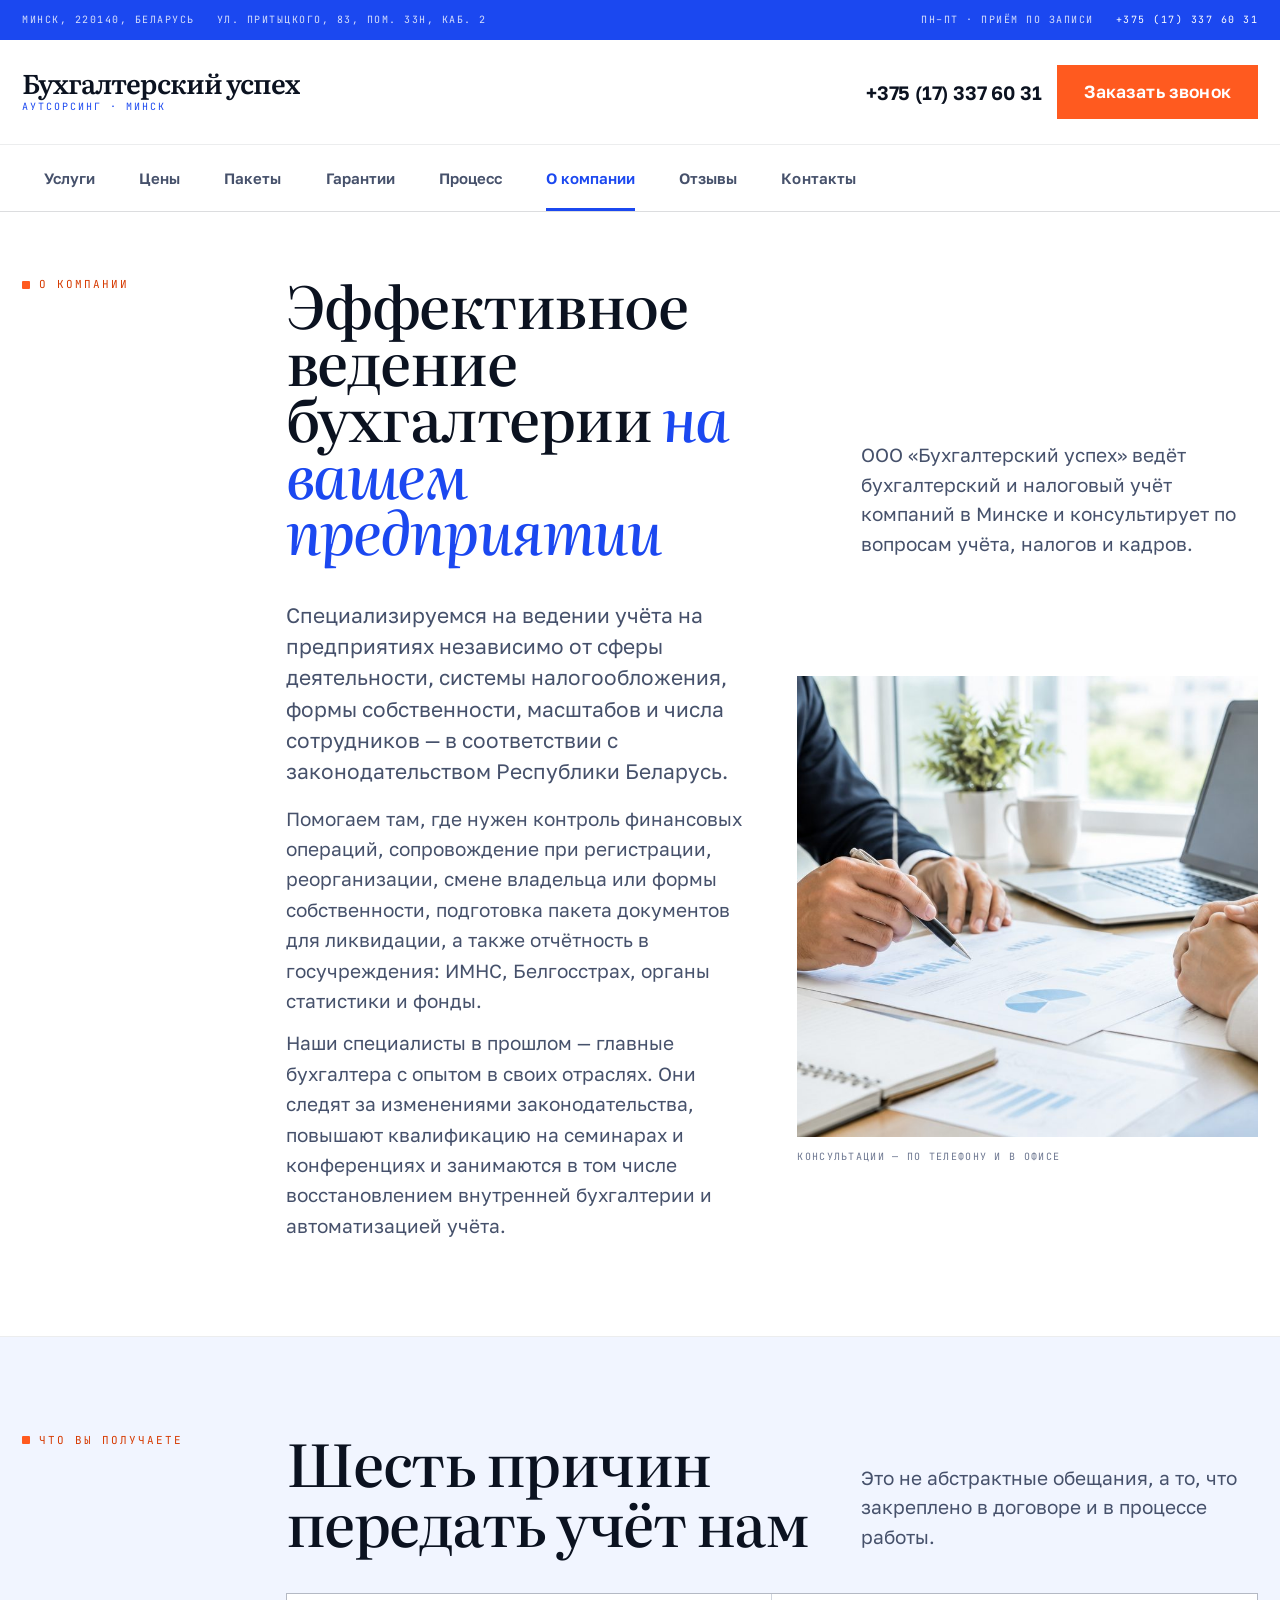
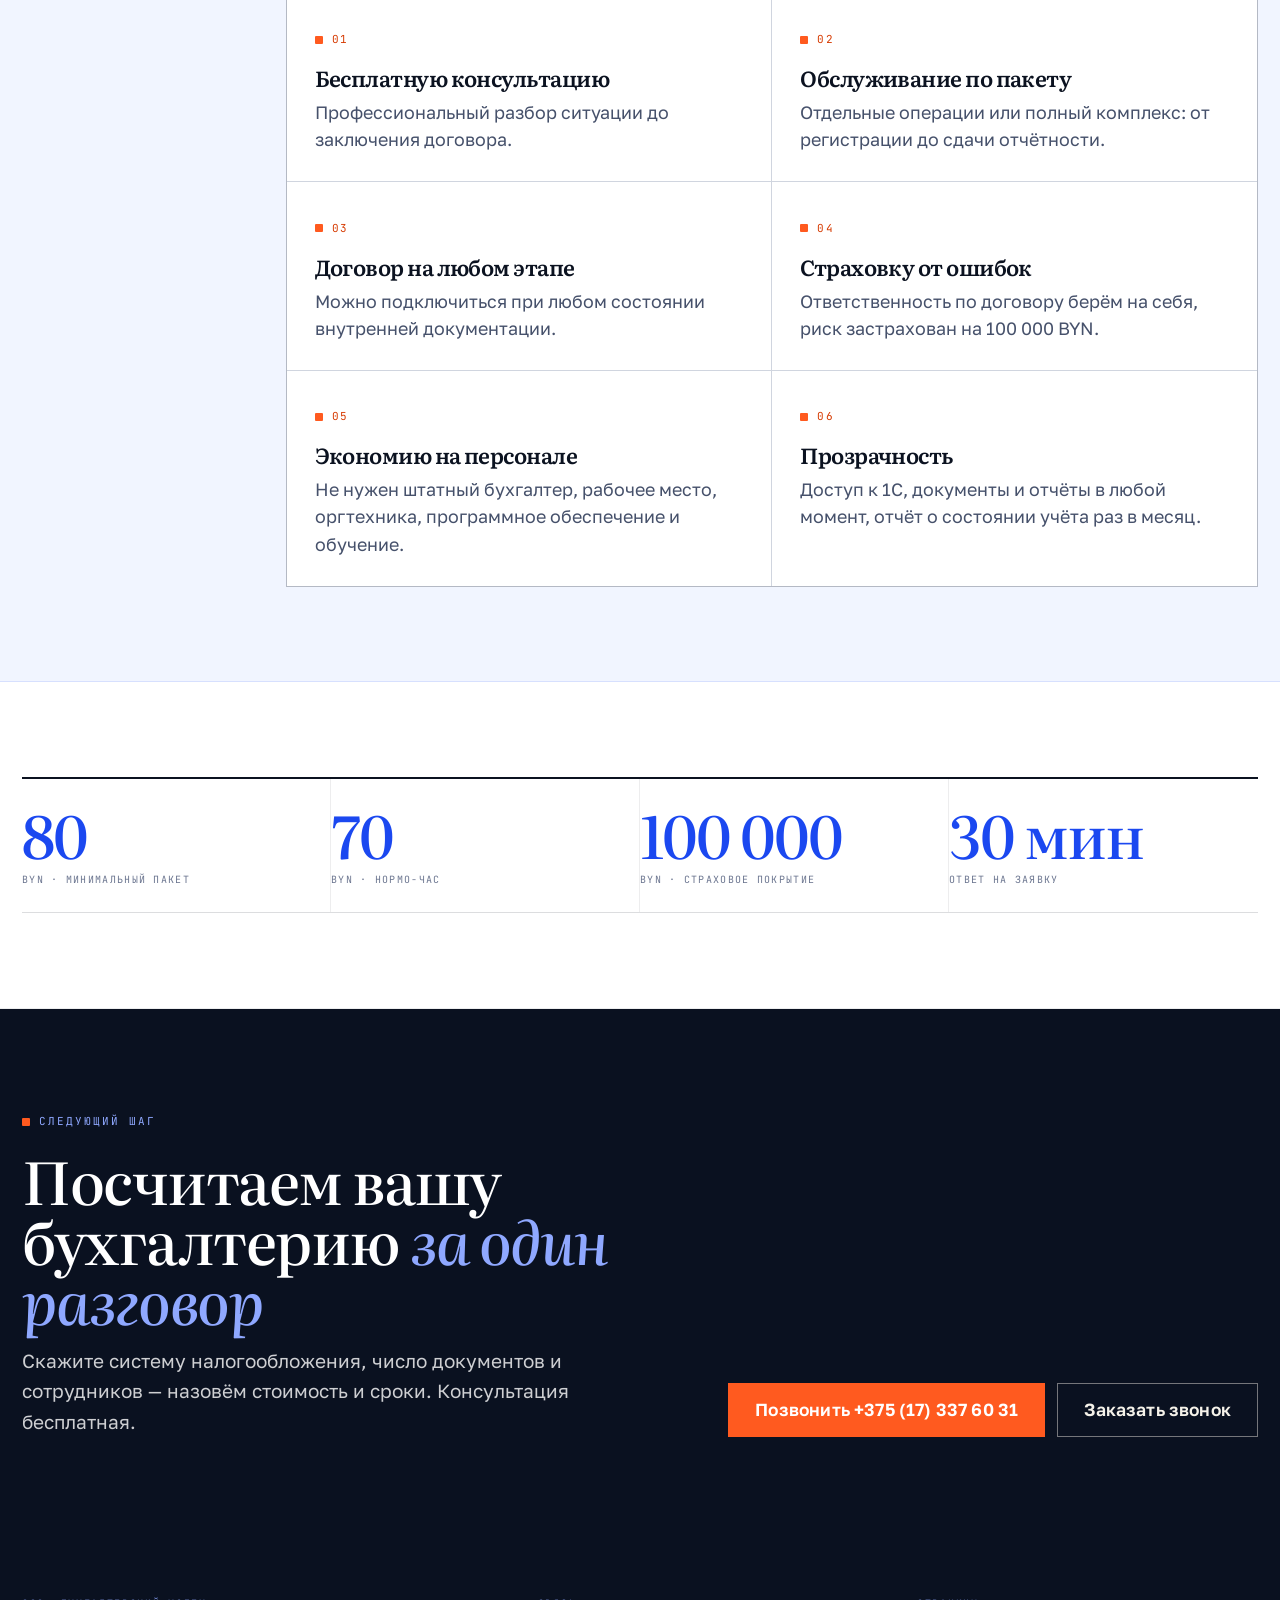
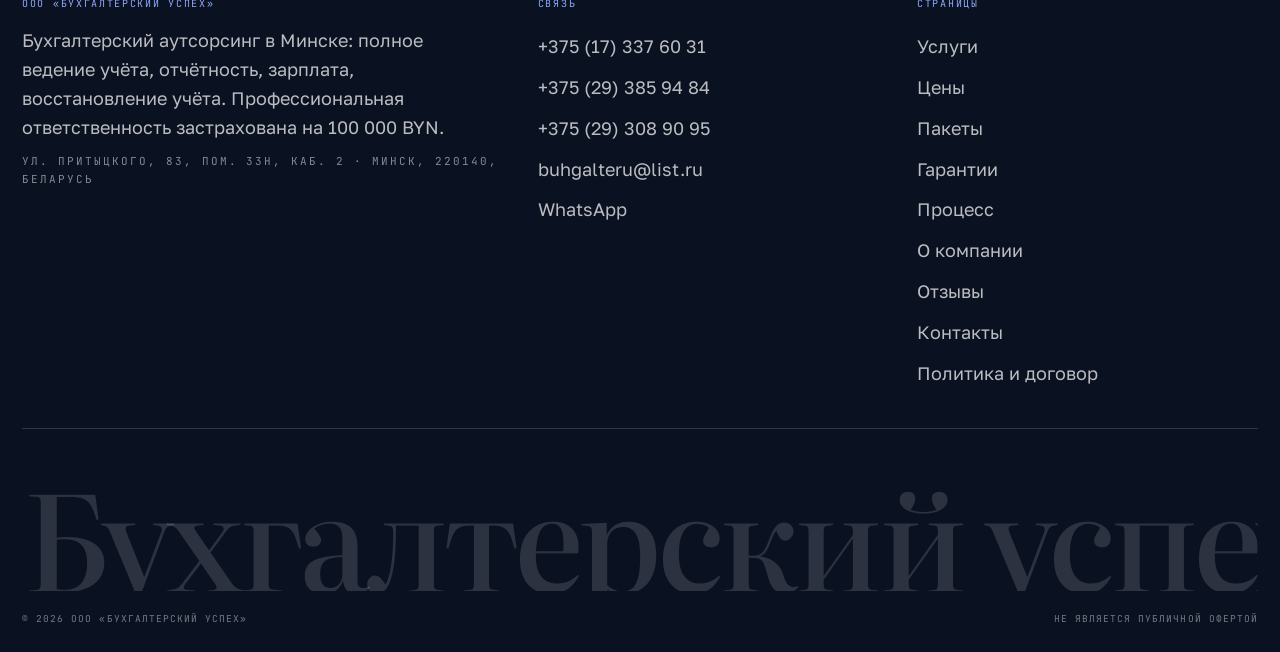
<file: o-kompanii.html>
<!doctype html><html lang="ru"><head>
<meta charset="utf-8"><meta name="viewport" content="width=device-width,initial-scale=1">
<title>О компании — ООО «Бухгалтерский успех», Минск</title><meta name="description" content="ООО «Бухгалтерский успех»: бухгалтерский аутсорсинг в Минске, специалисты из главных бухгалтеров, внутренний контроль качества, страхование ответственности 100 000 BYN.">
<meta property="og:title" content="О компании — ООО «Бухгалтерский успех», Минск"><meta property="og:description" content="ООО «Бухгалтерский успех»: бухгалтерский аутсорсинг в Минске, специалисты из главных бухгалтеров, внутренний контроль качества, страхование ответственности 100 000 BYN.">
<meta property="og:type" content="website"><meta property="og:locale" content="ru_BY">
<link rel="icon" href="assets/img/favicon.svg" type="image/svg+xml">
<link rel="preconnect" href="https://fonts.googleapis.com"><link rel="preconnect" href="https://fonts.gstatic.com" crossorigin>
<link href="https://fonts.googleapis.com/css2?family=Literata:ital,opsz,wght@0,7..72,400;0,7..72,500;0,7..72,600;1,7..72,400;1,7..72,500&family=Golos+Text:wght@400;500;600;700&family=JetBrains+Mono:wght@400;500&display=swap" rel="stylesheet">
<style>
:root{
--bg:#FFFFFF;--bg2:#F1F5FF;--bg3:#E4ECFF;
--ink:#0B1220;--ink2:#46516B;--muted:#6C7690;
--line:rgba(11,18,32,.14);--line2:rgba(11,18,32,.075);
--deep:#0A1120;--blue:#1B48F0;--blue-d:#1233B8;--blue-l:#8FA8FF;
--or:#D63A00;--or-b:#FF5A1F;
--f-d:'Literata',Georgia,serif;--f-t:'Golos Text',system-ui,sans-serif;--f-m:'JetBrains Mono',monospace}
*{box-sizing:border-box}
html{-webkit-text-size-adjust:100%;font-size:19px;overflow-x:clip}
body{margin:0;background:var(--bg);color:var(--ink);font-family:var(--f-t);font-size:19px;line-height:1.6;
-webkit-font-smoothing:antialiased;overflow-x:hidden}
body.is-locked{overflow:hidden}
img{max-width:100%;display:block}
a{color:inherit;text-decoration:none}
p{margin:0}
.wrap{width:min(1360px,100% - 44px);margin-inline:auto}
.mono,.kick{font-family:var(--f-m);font-size:11px;letter-spacing:.18em;text-transform:uppercase;color:var(--muted)}
.kick{display:inline-flex;align-items:center;gap:9px;color:var(--or)}
.kick::before{content:"";width:8px;height:8px;background:var(--or-b);flex:none;border-radius:1px}
h1,h2,h3{font-family:var(--f-d);font-weight:500;margin:0;letter-spacing:-.025em;line-height:1.03;overflow-wrap:break-word}
h1{font-size:clamp(2.5rem,7vw,6.2rem);line-height:.96}
h2{font-size:clamp(2rem,4.6vw,3.7rem);line-height:1.02}
h3{font-size:clamp(1.12rem,1.7vw,1.44rem);line-height:1.24;font-weight:600}
em{font-style:italic;color:var(--blue)}
.topbar{background:var(--blue);color:rgba(255,255,255,.82);font-family:var(--f-m);font-size:10px;letter-spacing:.15em;text-transform:uppercase}
.topbar__in{display:flex;align-items:center;gap:22px;min-height:40px;min-width:0}
.topbar a{color:#fff}
.topbar a:hover{text-decoration:underline}
.topbar__sp{flex:1}
@media (max-width:900px){.topbar{display:none}}
.hdr{position:sticky;top:0;z-index:60;background:#fff;border-bottom:1px solid var(--line)}
.hdr__in{display:flex;align-items:center;gap:18px;min-height:104px;min-width:0}
.logo{display:flex;flex-direction:column;gap:3px;min-width:0;flex:0 1 auto;overflow:hidden}
.logo b{font-family:var(--f-d);font-weight:600;font-size:1.42rem;line-height:1;letter-spacing:-.035em;white-space:nowrap}
.logo span{font-family:var(--f-m);font-size:10px;letter-spacing:.2em;text-transform:uppercase;color:var(--blue)}
.hdr__sp{flex:1;min-width:6px}
.hdr__act{display:flex;align-items:center;gap:16px;flex:none}
.hdr__tel{font-family:var(--f-t);font-weight:600;font-size:1.02rem;letter-spacing:-.01em;white-space:nowrap}
.hdr__tel:hover{color:var(--blue)}
.btn{display:inline-flex;align-items:center;justify-content:center;gap:10px;min-height:54px;padding:0 26px;
background:var(--blue);color:#fff;font-family:var(--f-t);font-weight:600;font-size:.92rem;letter-spacing:.01em;
border:1px solid var(--blue);transition:background .2s,border-color .2s,color .2s,transform .2s;cursor:pointer}
.btn:hover{background:var(--or);border-color:var(--or);color:#fff}
.btn--acc{background:var(--or-b);border-color:var(--or-b);color:#fff}
.btn--acc:hover{background:var(--ink);border-color:var(--ink)}
.btn--line{background:transparent;color:var(--ink);border-color:var(--ink)}
.btn--line:hover{background:var(--ink);color:#fff}
.btn--ghost{background:#fff;color:var(--ink);border-color:#fff}
.btn--ghost:hover{background:var(--or-b);border-color:var(--or-b);color:#fff}
.btn svg{width:16px;height:16px;stroke:currentColor;fill:none;stroke-width:1.7;flex:none}
.burger{display:none;flex-direction:column;justify-content:center;gap:6px;width:52px;height:52px;border:1px solid var(--line);
background:#fff;padding:0 13px;cursor:pointer;flex:none}
.burger span{display:block;height:2px;background:var(--ink)}
@media (max-width:1180px){.hdr__tel{display:none}.hdr__act .btn{display:none}.burger{display:flex}}
@media (max-width:620px){.logo b{font-size:1.06rem;white-space:normal;line-height:1.1}.logo span{display:none}
.hdr__in{min-height:82px;gap:10px}}
.strip{border-top:1px solid var(--line2);background:#fff}
.strip__in{display:flex;align-items:stretch;overflow-x:auto;scrollbar-width:none;min-width:0}
.strip__in::-webkit-scrollbar{display:none;height:0}
.strip a{flex:none;font-family:var(--f-t);font-weight:600;font-size:15px;letter-spacing:.002em;color:var(--ink2);
padding:21px 22px;white-space:nowrap;position:relative;transition:color .2s,background .2s}
.strip a:hover{color:var(--ink);background:var(--bg2)}
.strip a[aria-current]{color:var(--blue)}
.strip a[aria-current]::after{content:"";position:absolute;left:22px;right:22px;bottom:0;height:3px;background:var(--blue)}
@media (max-width:620px){.strip a{font-size:13.5px;padding:17px 16px}.strip a[aria-current]::after{left:15px;right:15px}}
.hero{position:relative;min-height:clamp(640px,90vh,920px);display:flex;align-items:flex-end;overflow:hidden;background:var(--deep);color:#fff}
.hero__bg{position:absolute;inset:0}
.hero__bg img{width:100%;height:100%;object-fit:cover}
.hero::after{content:"";position:absolute;inset:0;background:
linear-gradient(92deg,rgba(8,14,32,.94) 0%,rgba(8,14,32,.74) 44%,rgba(8,14,32,.06) 100%),
linear-gradient(0deg,rgba(8,14,32,.8),rgba(8,14,32,0) 48%)}
.hero__in{position:relative;z-index:2;width:100%;padding-block:clamp(40px,6vw,84px)}
.hero .kick{color:#fff}
.hero .kick::before{background:var(--or-b);width:10px;height:10px}
.hero h1{max-width:15ch;margin-top:20px;color:#fff}
.hero h1 em{color:var(--blue-l)}
.hero__lead{margin-top:20px;max-width:46ch;color:rgba(255,255,255,.86);font-size:1.06rem;line-height:1.55}
.hero__cta{display:flex;flex-wrap:wrap;gap:12px;margin-top:32px}
.hero .btn--line{background:transparent;border-color:rgba(255,255,255,.55);color:#fff}
.hero .btn--line:hover{background:#fff;border-color:#fff;color:var(--ink)}
.hero__figs{display:grid;grid-template-columns:repeat(4,minmax(0,1fr));gap:0;margin-top:clamp(34px,5vw,60px);
border-top:1px solid rgba(255,255,255,.28)}
.hero__figs div{padding:18px 18px 0 0;border-right:1px solid rgba(255,255,255,.16);min-width:0}
.hero__figs div:last-child{border-right:0}
.hero__figs b{display:block;font-family:var(--f-d);font-weight:500;font-size:clamp(1.4rem,2.5vw,2.15rem);
letter-spacing:-.03em;line-height:1;color:#fff;margin-bottom:6px}
.hero__figs span{font-family:var(--f-m);font-size:9.5px;letter-spacing:.12em;text-transform:uppercase;color:rgba(255,255,255,.7)}
@media (max-width:820px){.hero__figs{grid-template-columns:repeat(2,minmax(0,1fr))}
.hero__figs div{padding:14px 12px 12px 0}.hero__figs div:nth-child(2n){border-right:0}
.hero__figs div:nth-child(n+3){border-top:1px solid rgba(255,255,255,.16)}}
.fbar{display:none;position:fixed;left:0;right:0;bottom:0;z-index:70;gap:3px;padding:6px 7px;
background:var(--deep);backdrop-filter:blur(10px)}
.fbar a{flex:1;display:flex;align-items:center;justify-content:center;gap:6px;padding:12px 3px;color:#fff;
font-family:var(--f-t);font-weight:600;font-size:11px;letter-spacing:.02em;border:1px solid rgba(255,255,255,.2)}
.fbar a:first-child{background:var(--blue);border-color:var(--blue)}
.fbar svg{width:15px;height:15px;stroke:currentColor;fill:none;stroke-width:1.8}
@media (max-width:1180px){.fbar{display:flex}body{padding-bottom:60px}}
</style>
<link rel="stylesheet" href="assets/css/site.v3.css">
</head><body>
<div class="topbar"><div class="wrap topbar__in">
  <span>Минск, 220140, Беларусь</span><span>ул. Притыцкого, 83, пом. 33н, каб. 2</span><span class="topbar__sp"></span>
  <span>Пн–Пт · приём по записи</span><a href="tel:+375173376031">+375 (17) 337 60 31</a>
</div></div>
<header class="hdr">
  <div class="wrap hdr__in">
    <a class="logo" href="index.html"><b>Бухгалтерский успех</b><span>аутсорсинг · Минск</span></a>
    <span class="hdr__sp"></span>
    <div class="hdr__act">
      <a class="hdr__tel" href="tel:+375173376031">+375 (17) 337 60 31</a>
      <a class="btn btn--acc" href="kontakty.html#zayavka">Заказать звонок</a>
      <button class="burger" id="burger" aria-label="Меню" aria-expanded="false" aria-controls="drawer"><span></span><span></span><span></span></button>
    </div>
  </div>
  <nav class="strip" aria-label="Страницы сайта"><div class="wrap strip__in"><a href="uslugi.html">Услуги</a><a href="ceny.html">Цены</a><a href="tarify.html">Пакеты</a><a href="garantii.html">Гарантии</a><a href="kak-rabotaem.html">Процесс</a><a href="o-kompanii.html" aria-current="page">О компании</a><a href="otzyvy.html">Отзывы</a><a href="kontakty.html">Контакты</a></div></nav>
</header>
<main>
<section class="band" style="padding-top:clamp(40px,5vw,72px)">
  <div class="wrap">
    <div class="spread">
      <div class="spread__side"><span class="kick">о компании</span></div>
      <div class="spread__main">
        <div class="spread__head">
          <h1 style="font-size:clamp(2.1rem,4.6vw,3.9rem)">Эффективное ведение бухгалтерии <em>на вашем предприятии</em></h1>
          <p>ООО «Бухгалтерский успех» ведёт бухгалтерский и налоговый учёт компаний в Минске и консультирует по вопросам учёта, налогов и кадров.</p>
        </div>
        <div class="divphoto">
          <div>
            <p class="lead">Специализируемся на ведении учёта на предприятиях независимо от сферы деятельности, системы налогообложения, формы собственности, масштабов и числа сотрудников — в соответствии с законодательством Республики Беларусь.</p>
            <p style="margin-top:16px;color:var(--ink2)">Помогаем там, где нужен контроль финансовых операций, сопровождение при регистрации, реорганизации, смене владельца или формы собственности, подготовка пакета документов для ликвидации, а также отчётность в госучреждения: ИМНС, Белгосстрах, органы статистики и фонды.</p>
            <p style="margin-top:12px;color:var(--ink2)">Наши специалисты в прошлом — главные бухгалтера с опытом в своих отраслях. Они следят за изменениями законодательства, повышают квалификацию на семинарах и конференциях и занимаются в том числе восстановлением внутренней бухгалтерии и автоматизацией учёта.</p>
          </div>
          <figure style="margin:0"><img src="assets/img/meet.jpg" alt="Консультация по бухгалтерским вопросам">
            <figcaption>Консультации — по телефону и в офисе</figcaption></figure>
        </div>
      </div>
    </div>
  </div>
</section>
<section class="band band--alt">
  <div class="wrap">
    <div class="spread">
      <div class="spread__side"><span class="kick">что вы получаете</span></div>
      <div class="spread__main">
        <div class="spread__head"><h2>Шесть причин передать учёт нам</h2>
        <p>Это не абстрактные обещания, а то, что закреплено в договоре и в процессе работы.</p></div>
        <div class="cbox">
          <div><span class="kick">01</span><h3 style="margin-top:12px">Бесплатную консультацию</h3><p>Профессиональный разбор ситуации до заключения договора.</p></div>
          <div><span class="kick">02</span><h3 style="margin-top:12px">Обслуживание по пакету</h3><p>Отдельные операции или полный комплекс: от регистрации до сдачи отчётности.</p></div>
          <div><span class="kick">03</span><h3 style="margin-top:12px">Договор на любом этапе</h3><p>Можно подключиться при любом состоянии внутренней документации.</p></div>
          <div><span class="kick">04</span><h3 style="margin-top:12px">Страховку от ошибок</h3><p>Ответственность по договору берём на себя, риск застрахован на 100 000 BYN.</p></div>
          <div><span class="kick">05</span><h3 style="margin-top:12px">Экономию на персонале</h3><p>Не нужен штатный бухгалтер, рабочее место, оргтехника, программное обеспечение и обучение.</p></div>
          <div><span class="kick">06</span><h3 style="margin-top:12px">Прозрачность</h3><p>Доступ к 1С, документы и отчёты в любой момент, отчёт о состоянии учёта раз в месяц.</p></div>
        </div>
      </div>
    </div>
  </div>
</section>
<section class="band">
  <div class="wrap">
    <div class="figs">
      <div><b>80</b><span>BYN · минимальный пакет</span></div>
      <div><b>70</b><span>BYN · нормо-час</span></div>
      <div><b>100 000</b><span>BYN · страховое покрытие</span></div>
      <div><b>30 мин</b><span>ответ на заявку</span></div>
    </div>
  </div>
</section>

<section class="band band--ink"><div class="wrap">
  <div class="cta">
    <div>
      <span class="kick">следующий шаг</span>
      <h2 style="margin-top:16px">Посчитаем вашу бухгалтерию <em>за один разговор</em></h2>
      <p style="margin-top:16px;max-width:46ch">Скажите систему налогообложения, число документов и сотрудников — назовём стоимость и сроки. Консультация бесплатная.</p>
    </div>
    <div class="cta__act">
      <a class="btn btn--acc" href="tel:+375173376031">Позвонить +375 (17) 337 60 31</a>
      <a class="btn btn--line" style="color:#F5F2E9;border-color:rgba(245,242,233,.45)" href="kontakty.html#zayavka">Заказать звонок</a>
    </div>
  </div>
</div></section></main>
<footer>
  <div class="wrap">
    <div class="foot__grid">
      <div>
        <b>ООО «Бухгалтерский успех»</b>
        <p style="margin:0 0 12px;max-width:44ch">Бухгалтерский аутсорсинг в Минске: полное ведение учёта, отчётность, зарплата, восстановление учёта. Профессиональная ответственность застрахована на 100 000 BYN.</p>
        <p class="mono" style="color:rgba(255,255,255,.5)">ул. Притыцкого, 83, пом. 33н, каб. 2 · Минск, 220140, Беларусь</p>
      </div>
      <div>
        <b>Связь</b>
        <a class="lnk" href="tel:+375173376031">+375 (17) 337 60 31</a>
        <a class="lnk" href="tel:+375293859484">+375 (29) 385 94 84</a>
        <a class="lnk" href="tel:+375293089095">+375 (29) 308 90 95</a>
        <a class="lnk" href="mailto:buhgalteru@list.ru">buhgalteru@list.ru</a>
        <a class="lnk" href="https://wa.me/375293859484" target="_blank" rel="noopener">WhatsApp</a>
      </div>
      <div>
        <b>Страницы</b>
        <a class="lnk" href="uslugi.html">Услуги</a><a class="lnk" href="ceny.html">Цены</a><a class="lnk" href="tarify.html">Пакеты</a><a class="lnk" href="garantii.html">Гарантии</a><a class="lnk" href="kak-rabotaem.html">Процесс</a><a class="lnk" href="o-kompanii.html">О компании</a><a class="lnk" href="otzyvy.html">Отзывы</a><a class="lnk" href="kontakty.html">Контакты</a>
        <a class="lnk" href="politika.html">Политика и договор</a>
      </div>
    </div>
    <div class="foot__word" aria-hidden="true">Бухгалтерский успех</div>
    <div class="foot__bot"><span>© 2026 ООО «Бухгалтерский успех»</span><span>Не является публичной офертой</span></div>
  </div>
</footer>
<div class="drawer" id="drawer" data-open="false">
  <div class="drawer__inner" role="dialog" aria-modal="true" aria-label="Меню сайта">
    <div class="drawer__top"><span class="mono">Меню сайта</span><button class="drawer__close" id="drawerClose" aria-label="Закрыть меню"></button></div>
    <a class="dl" href="uslugi.html">Услуги</a><a class="dl" href="ceny.html">Цены</a><a class="dl" href="tarify.html">Пакеты</a><a class="dl" href="garantii.html">Гарантии</a><a class="dl" href="kak-rabotaem.html">Процесс</a><a class="dl" href="o-kompanii.html">О компании</a><a class="dl" href="otzyvy.html">Отзывы</a><a class="dl" href="kontakty.html">Контакты</a>
    <a class="dl" href="politika.html">Политика</a>
    <a class="btn btn--acc" href="tel:+375173376031">Позвонить +375 (17) 337 60 31</a>
    <a class="btn btn--line" href="kontakty.html#zayavka">Заказать звонок</a>
    <p class="mono" style="margin-top:18px">ул. Притыцкого, 83, пом. 33н, каб. 2</p>
  </div>
</div>
<div class="fbar">
  <a href="tel:+375173376031"><svg viewBox="0 0 24 24"><path d="M6 3h3l2 5-2 2a12 12 0 006 6l2-2 5 2v3a2 2 0 01-2 2A17 17 0 014 5a2 2 0 012-2z"/></svg>Позвонить</a>
  <a href="https://wa.me/375293859484" target="_blank" rel="noopener"><svg viewBox="0 0 24 24"><path d="M20 12a8 8 0 01-11.8 7L4 20l1-4.2A8 8 0 1120 12z"/><path d="M9 9.5c0 3 2.5 5.5 5.5 5.5"/></svg>WhatsApp</a>
  <a href="viber://chat?number=%2B375293859484"><svg viewBox="0 0 24 24"><path d="M12 4c4 0 7 3 7 7a7 7 0 01-7 7c-1.6 0-3-.4-4-1.2L5 18l1-3c-.7-1-1-2.2-1-3.5C5 7 8 4 12 4z"/><path d="M10 9l2 5 2-5"/></svg>Viber</a>
  <a href="https://t.me/+375293859484" target="_blank" rel="noopener"><svg viewBox="0 0 24 24"><path d="M21 5L3 11l5 2 2 6 3-4 5 3z"/></svg>Telegram</a>
</div>
<script src="assets/js/main.v3.js" defer></script>
</body></html>
</file>
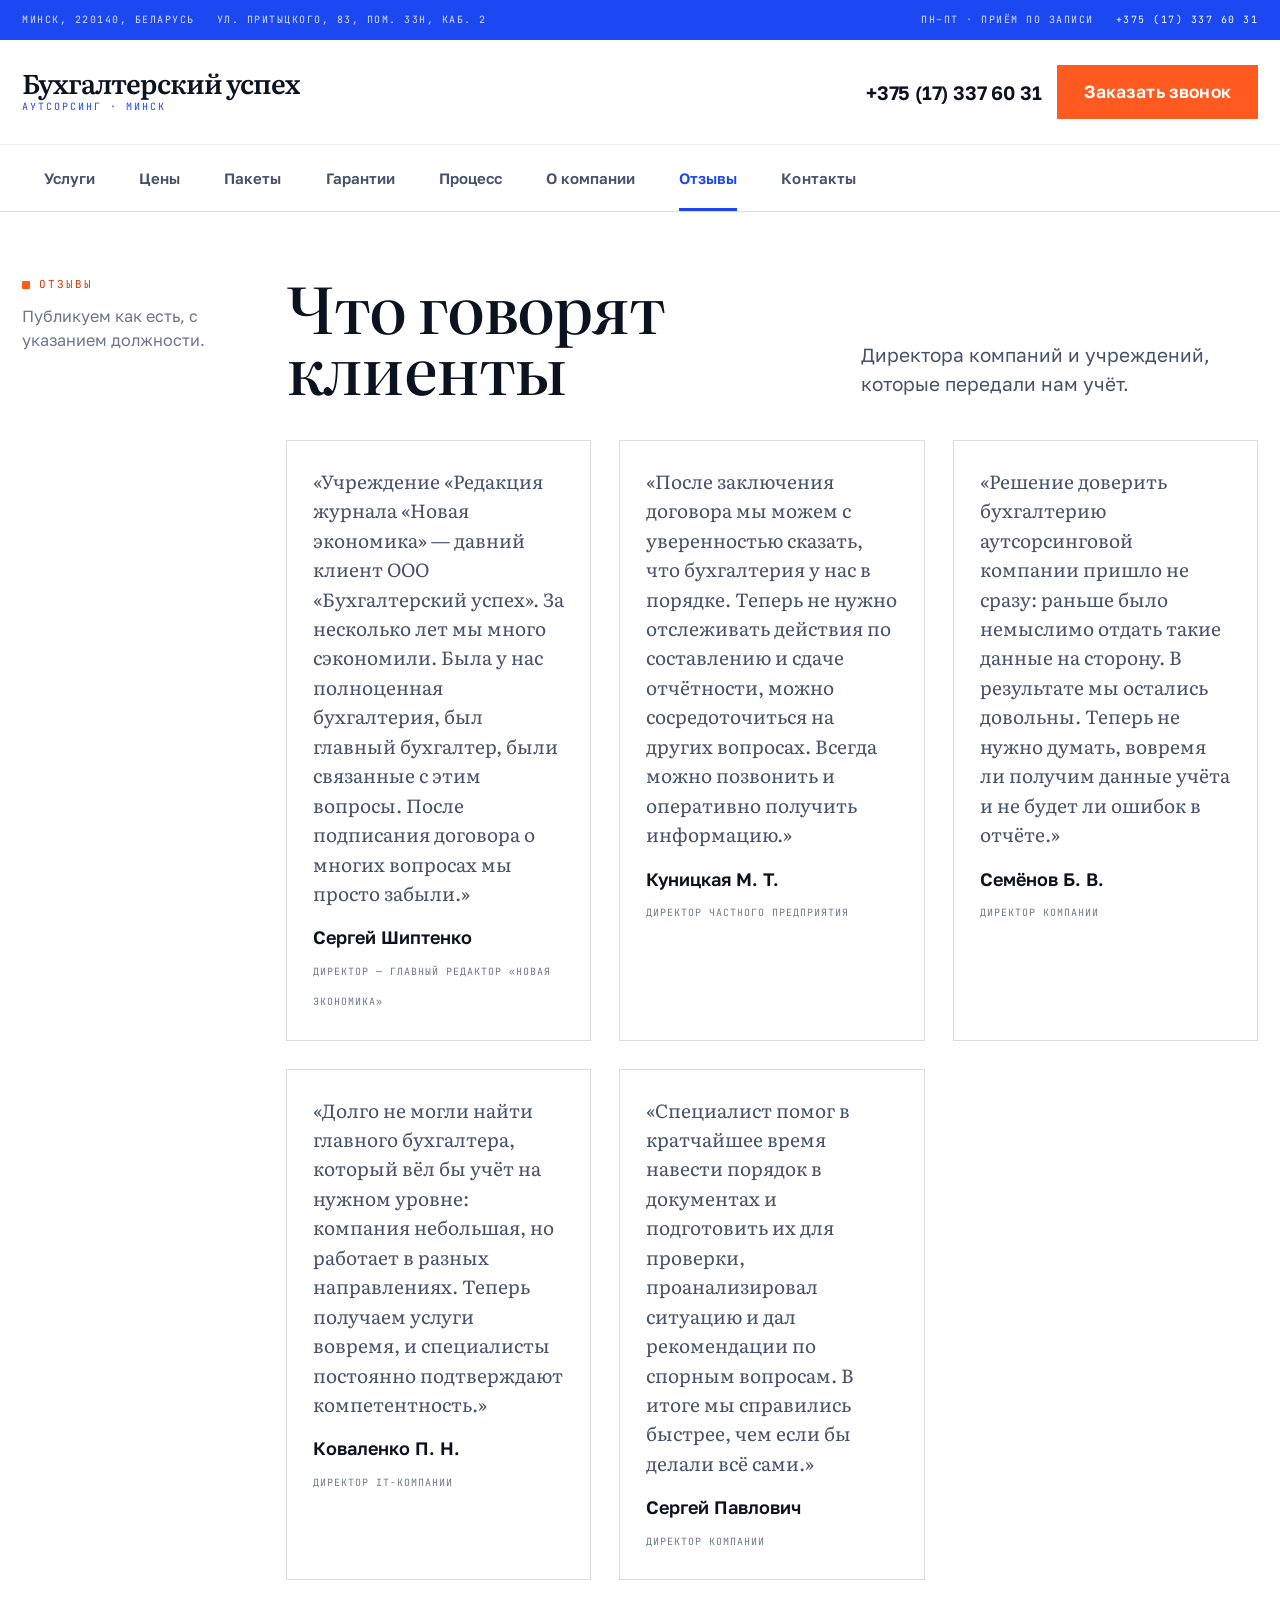
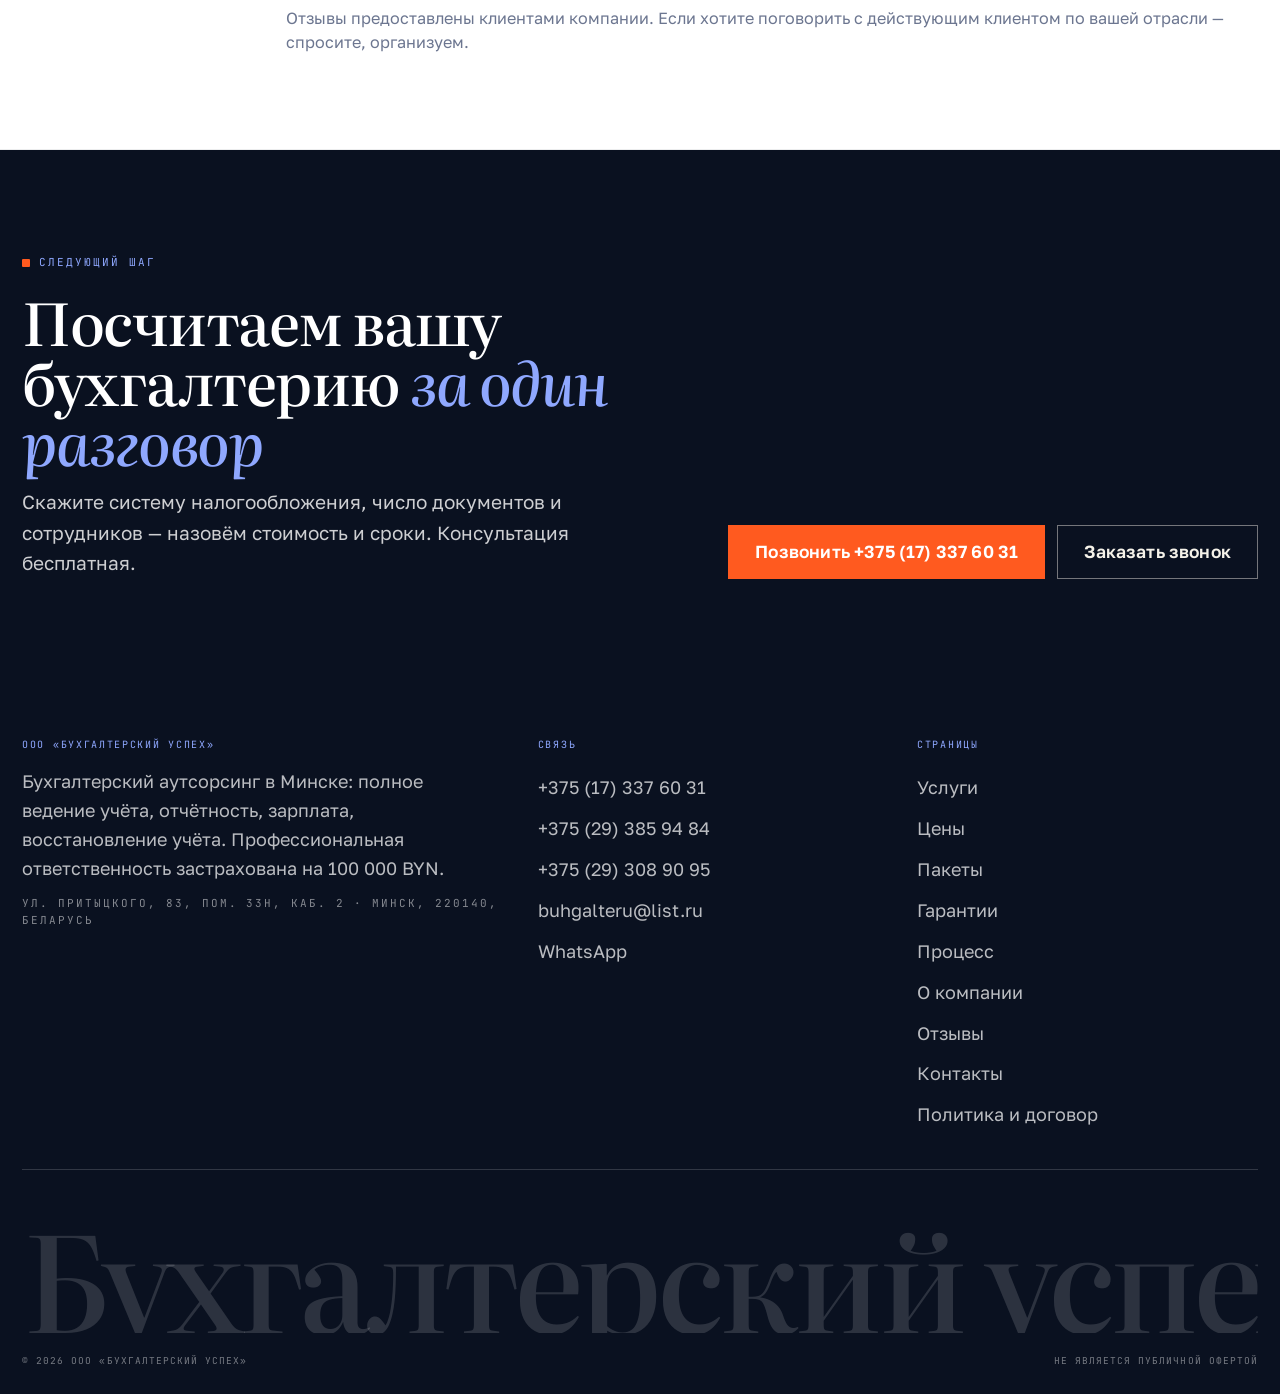
<file: otzyvy.html>
<!doctype html><html lang="ru"><head>
<meta charset="utf-8"><meta name="viewport" content="width=device-width,initial-scale=1">
<title>Отзывы клиентов — ООО «Бухгалтерский успех», Минск</title><meta name="description" content="Отзывы клиентов о бухгалтерском обслуживании: директора компаний и главные редакторы о переходе на аутсорсинг, отсутствии штрафов и работе специалистов.">
<meta property="og:title" content="Отзывы клиентов — ООО «Бухгалтерский успех», Минск"><meta property="og:description" content="Отзывы клиентов о бухгалтерском обслуживании: директора компаний и главные редакторы о переходе на аутсорсинг, отсутствии штрафов и работе специалистов.">
<meta property="og:type" content="website"><meta property="og:locale" content="ru_BY">
<link rel="icon" href="assets/img/favicon.svg" type="image/svg+xml">
<link rel="preconnect" href="https://fonts.googleapis.com"><link rel="preconnect" href="https://fonts.gstatic.com" crossorigin>
<link href="https://fonts.googleapis.com/css2?family=Literata:ital,opsz,wght@0,7..72,400;0,7..72,500;0,7..72,600;1,7..72,400;1,7..72,500&family=Golos+Text:wght@400;500;600;700&family=JetBrains+Mono:wght@400;500&display=swap" rel="stylesheet">
<style>
:root{
--bg:#FFFFFF;--bg2:#F1F5FF;--bg3:#E4ECFF;
--ink:#0B1220;--ink2:#46516B;--muted:#6C7690;
--line:rgba(11,18,32,.14);--line2:rgba(11,18,32,.075);
--deep:#0A1120;--blue:#1B48F0;--blue-d:#1233B8;--blue-l:#8FA8FF;
--or:#D63A00;--or-b:#FF5A1F;
--f-d:'Literata',Georgia,serif;--f-t:'Golos Text',system-ui,sans-serif;--f-m:'JetBrains Mono',monospace}
*{box-sizing:border-box}
html{-webkit-text-size-adjust:100%;font-size:19px;overflow-x:clip}
body{margin:0;background:var(--bg);color:var(--ink);font-family:var(--f-t);font-size:19px;line-height:1.6;
-webkit-font-smoothing:antialiased;overflow-x:hidden}
body.is-locked{overflow:hidden}
img{max-width:100%;display:block}
a{color:inherit;text-decoration:none}
p{margin:0}
.wrap{width:min(1360px,100% - 44px);margin-inline:auto}
.mono,.kick{font-family:var(--f-m);font-size:11px;letter-spacing:.18em;text-transform:uppercase;color:var(--muted)}
.kick{display:inline-flex;align-items:center;gap:9px;color:var(--or)}
.kick::before{content:"";width:8px;height:8px;background:var(--or-b);flex:none;border-radius:1px}
h1,h2,h3{font-family:var(--f-d);font-weight:500;margin:0;letter-spacing:-.025em;line-height:1.03;overflow-wrap:break-word}
h1{font-size:clamp(2.5rem,7vw,6.2rem);line-height:.96}
h2{font-size:clamp(2rem,4.6vw,3.7rem);line-height:1.02}
h3{font-size:clamp(1.12rem,1.7vw,1.44rem);line-height:1.24;font-weight:600}
em{font-style:italic;color:var(--blue)}
.topbar{background:var(--blue);color:rgba(255,255,255,.82);font-family:var(--f-m);font-size:10px;letter-spacing:.15em;text-transform:uppercase}
.topbar__in{display:flex;align-items:center;gap:22px;min-height:40px;min-width:0}
.topbar a{color:#fff}
.topbar a:hover{text-decoration:underline}
.topbar__sp{flex:1}
@media (max-width:900px){.topbar{display:none}}
.hdr{position:sticky;top:0;z-index:60;background:#fff;border-bottom:1px solid var(--line)}
.hdr__in{display:flex;align-items:center;gap:18px;min-height:104px;min-width:0}
.logo{display:flex;flex-direction:column;gap:3px;min-width:0;flex:0 1 auto;overflow:hidden}
.logo b{font-family:var(--f-d);font-weight:600;font-size:1.42rem;line-height:1;letter-spacing:-.035em;white-space:nowrap}
.logo span{font-family:var(--f-m);font-size:10px;letter-spacing:.2em;text-transform:uppercase;color:var(--blue)}
.hdr__sp{flex:1;min-width:6px}
.hdr__act{display:flex;align-items:center;gap:16px;flex:none}
.hdr__tel{font-family:var(--f-t);font-weight:600;font-size:1.02rem;letter-spacing:-.01em;white-space:nowrap}
.hdr__tel:hover{color:var(--blue)}
.btn{display:inline-flex;align-items:center;justify-content:center;gap:10px;min-height:54px;padding:0 26px;
background:var(--blue);color:#fff;font-family:var(--f-t);font-weight:600;font-size:.92rem;letter-spacing:.01em;
border:1px solid var(--blue);transition:background .2s,border-color .2s,color .2s,transform .2s;cursor:pointer}
.btn:hover{background:var(--or);border-color:var(--or);color:#fff}
.btn--acc{background:var(--or-b);border-color:var(--or-b);color:#fff}
.btn--acc:hover{background:var(--ink);border-color:var(--ink)}
.btn--line{background:transparent;color:var(--ink);border-color:var(--ink)}
.btn--line:hover{background:var(--ink);color:#fff}
.btn--ghost{background:#fff;color:var(--ink);border-color:#fff}
.btn--ghost:hover{background:var(--or-b);border-color:var(--or-b);color:#fff}
.btn svg{width:16px;height:16px;stroke:currentColor;fill:none;stroke-width:1.7;flex:none}
.burger{display:none;flex-direction:column;justify-content:center;gap:6px;width:52px;height:52px;border:1px solid var(--line);
background:#fff;padding:0 13px;cursor:pointer;flex:none}
.burger span{display:block;height:2px;background:var(--ink)}
@media (max-width:1180px){.hdr__tel{display:none}.hdr__act .btn{display:none}.burger{display:flex}}
@media (max-width:620px){.logo b{font-size:1.06rem;white-space:normal;line-height:1.1}.logo span{display:none}
.hdr__in{min-height:82px;gap:10px}}
.strip{border-top:1px solid var(--line2);background:#fff}
.strip__in{display:flex;align-items:stretch;overflow-x:auto;scrollbar-width:none;min-width:0}
.strip__in::-webkit-scrollbar{display:none;height:0}
.strip a{flex:none;font-family:var(--f-t);font-weight:600;font-size:15px;letter-spacing:.002em;color:var(--ink2);
padding:21px 22px;white-space:nowrap;position:relative;transition:color .2s,background .2s}
.strip a:hover{color:var(--ink);background:var(--bg2)}
.strip a[aria-current]{color:var(--blue)}
.strip a[aria-current]::after{content:"";position:absolute;left:22px;right:22px;bottom:0;height:3px;background:var(--blue)}
@media (max-width:620px){.strip a{font-size:13.5px;padding:17px 16px}.strip a[aria-current]::after{left:15px;right:15px}}
.hero{position:relative;min-height:clamp(640px,90vh,920px);display:flex;align-items:flex-end;overflow:hidden;background:var(--deep);color:#fff}
.hero__bg{position:absolute;inset:0}
.hero__bg img{width:100%;height:100%;object-fit:cover}
.hero::after{content:"";position:absolute;inset:0;background:
linear-gradient(92deg,rgba(8,14,32,.94) 0%,rgba(8,14,32,.74) 44%,rgba(8,14,32,.06) 100%),
linear-gradient(0deg,rgba(8,14,32,.8),rgba(8,14,32,0) 48%)}
.hero__in{position:relative;z-index:2;width:100%;padding-block:clamp(40px,6vw,84px)}
.hero .kick{color:#fff}
.hero .kick::before{background:var(--or-b);width:10px;height:10px}
.hero h1{max-width:15ch;margin-top:20px;color:#fff}
.hero h1 em{color:var(--blue-l)}
.hero__lead{margin-top:20px;max-width:46ch;color:rgba(255,255,255,.86);font-size:1.06rem;line-height:1.55}
.hero__cta{display:flex;flex-wrap:wrap;gap:12px;margin-top:32px}
.hero .btn--line{background:transparent;border-color:rgba(255,255,255,.55);color:#fff}
.hero .btn--line:hover{background:#fff;border-color:#fff;color:var(--ink)}
.hero__figs{display:grid;grid-template-columns:repeat(4,minmax(0,1fr));gap:0;margin-top:clamp(34px,5vw,60px);
border-top:1px solid rgba(255,255,255,.28)}
.hero__figs div{padding:18px 18px 0 0;border-right:1px solid rgba(255,255,255,.16);min-width:0}
.hero__figs div:last-child{border-right:0}
.hero__figs b{display:block;font-family:var(--f-d);font-weight:500;font-size:clamp(1.4rem,2.5vw,2.15rem);
letter-spacing:-.03em;line-height:1;color:#fff;margin-bottom:6px}
.hero__figs span{font-family:var(--f-m);font-size:9.5px;letter-spacing:.12em;text-transform:uppercase;color:rgba(255,255,255,.7)}
@media (max-width:820px){.hero__figs{grid-template-columns:repeat(2,minmax(0,1fr))}
.hero__figs div{padding:14px 12px 12px 0}.hero__figs div:nth-child(2n){border-right:0}
.hero__figs div:nth-child(n+3){border-top:1px solid rgba(255,255,255,.16)}}
.fbar{display:none;position:fixed;left:0;right:0;bottom:0;z-index:70;gap:3px;padding:6px 7px;
background:var(--deep);backdrop-filter:blur(10px)}
.fbar a{flex:1;display:flex;align-items:center;justify-content:center;gap:6px;padding:12px 3px;color:#fff;
font-family:var(--f-t);font-weight:600;font-size:11px;letter-spacing:.02em;border:1px solid rgba(255,255,255,.2)}
.fbar a:first-child{background:var(--blue);border-color:var(--blue)}
.fbar svg{width:15px;height:15px;stroke:currentColor;fill:none;stroke-width:1.8}
@media (max-width:1180px){.fbar{display:flex}body{padding-bottom:60px}}
</style>
<link rel="stylesheet" href="assets/css/site.v3.css">
</head><body>
<div class="topbar"><div class="wrap topbar__in">
  <span>Минск, 220140, Беларусь</span><span>ул. Притыцкого, 83, пом. 33н, каб. 2</span><span class="topbar__sp"></span>
  <span>Пн–Пт · приём по записи</span><a href="tel:+375173376031">+375 (17) 337 60 31</a>
</div></div>
<header class="hdr">
  <div class="wrap hdr__in">
    <a class="logo" href="index.html"><b>Бухгалтерский успех</b><span>аутсорсинг · Минск</span></a>
    <span class="hdr__sp"></span>
    <div class="hdr__act">
      <a class="hdr__tel" href="tel:+375173376031">+375 (17) 337 60 31</a>
      <a class="btn btn--acc" href="kontakty.html#zayavka">Заказать звонок</a>
      <button class="burger" id="burger" aria-label="Меню" aria-expanded="false" aria-controls="drawer"><span></span><span></span><span></span></button>
    </div>
  </div>
  <nav class="strip" aria-label="Страницы сайта"><div class="wrap strip__in"><a href="uslugi.html">Услуги</a><a href="ceny.html">Цены</a><a href="tarify.html">Пакеты</a><a href="garantii.html">Гарантии</a><a href="kak-rabotaem.html">Процесс</a><a href="o-kompanii.html">О компании</a><a href="otzyvy.html" aria-current="page">Отзывы</a><a href="kontakty.html">Контакты</a></div></nav>
</header>
<main>
<section class="band" style="padding-top:clamp(40px,5vw,72px)">
  <div class="wrap">
    <div class="spread">
      <div class="spread__side"><span class="kick">отзывы</span><p class="note">Публикуем как есть, с указанием должности.</p></div>
      <div class="spread__main">
        <div class="spread__head">
          <h1 style="font-size:clamp(2.2rem,5vw,4.2rem)">Что говорят клиенты</h1>
          <p>Директора компаний и учреждений, которые передали нам учёт.</p>
        </div>
        <div style="display:grid;gap:clamp(22px,3vw,38px)"><div class="quotes"><figure class="quote rv"><p><q>Учреждение «Редакция журнала «Новая экономика» — давний клиент ООО «Бухгалтерский успех». За несколько лет мы много сэкономили. Была у нас полноценная бухгалтерия, был главный бухгалтер, были связанные с этим вопросы. После подписания договора о многих вопросах мы просто забыли.</q></p><div><b>Сергей Шиптенко</b><br><small>директор — главный редактор «Новая экономика»</small></div></figure><figure class="quote rv"><p><q>После заключения договора мы можем с уверенностью сказать, что бухгалтерия у нас в порядке. Теперь не нужно отслеживать действия по составлению и сдаче отчётности, можно сосредоточиться на других вопросах. Всегда можно позвонить и оперативно получить информацию.</q></p><div><b>Куницкая М. Т.</b><br><small>директор частного предприятия</small></div></figure><figure class="quote rv"><p><q>Решение доверить бухгалтерию аутсорсинговой компании пришло не сразу: раньше было немыслимо отдать такие данные на сторону. В результате мы остались довольны. Теперь не нужно думать, вовремя ли получим данные учёта и не будет ли ошибок в отчёте.</q></p><div><b>Семёнов Б. В.</b><br><small>директор компании</small></div></figure><figure class="quote rv"><p><q>Долго не могли найти главного бухгалтера, который вёл бы учёт на нужном уровне: компания небольшая, но работает в разных направлениях. Теперь получаем услуги вовремя, и специалисты постоянно подтверждают компетентность.</q></p><div><b>Коваленко П. Н.</b><br><small>директор IT-компании</small></div></figure><figure class="quote rv"><p><q>Специалист помог в кратчайшее время навести порядок в документах и подготовить их для проверки, проанализировал ситуацию и дал рекомендации по спорным вопросам. В итоге мы справились быстрее, чем если бы делали всё сами.</q></p><div><b>Сергей Павлович</b><br><small>директор компании</small></div></figure></div></div>
        <p class="note" style="margin-top:26px">Отзывы предоставлены клиентами компании. Если хотите поговорить с действующим клиентом по вашей отрасли — спросите, организуем.</p>
      </div>
    </div>
  </div>
</section>

<section class="band band--ink"><div class="wrap">
  <div class="cta">
    <div>
      <span class="kick">следующий шаг</span>
      <h2 style="margin-top:16px">Посчитаем вашу бухгалтерию <em>за один разговор</em></h2>
      <p style="margin-top:16px;max-width:46ch">Скажите систему налогообложения, число документов и сотрудников — назовём стоимость и сроки. Консультация бесплатная.</p>
    </div>
    <div class="cta__act">
      <a class="btn btn--acc" href="tel:+375173376031">Позвонить +375 (17) 337 60 31</a>
      <a class="btn btn--line" style="color:#F5F2E9;border-color:rgba(245,242,233,.45)" href="kontakty.html#zayavka">Заказать звонок</a>
    </div>
  </div>
</div></section></main>
<footer>
  <div class="wrap">
    <div class="foot__grid">
      <div>
        <b>ООО «Бухгалтерский успех»</b>
        <p style="margin:0 0 12px;max-width:44ch">Бухгалтерский аутсорсинг в Минске: полное ведение учёта, отчётность, зарплата, восстановление учёта. Профессиональная ответственность застрахована на 100 000 BYN.</p>
        <p class="mono" style="color:rgba(255,255,255,.5)">ул. Притыцкого, 83, пом. 33н, каб. 2 · Минск, 220140, Беларусь</p>
      </div>
      <div>
        <b>Связь</b>
        <a class="lnk" href="tel:+375173376031">+375 (17) 337 60 31</a>
        <a class="lnk" href="tel:+375293859484">+375 (29) 385 94 84</a>
        <a class="lnk" href="tel:+375293089095">+375 (29) 308 90 95</a>
        <a class="lnk" href="mailto:buhgalteru@list.ru">buhgalteru@list.ru</a>
        <a class="lnk" href="https://wa.me/375293859484" target="_blank" rel="noopener">WhatsApp</a>
      </div>
      <div>
        <b>Страницы</b>
        <a class="lnk" href="uslugi.html">Услуги</a><a class="lnk" href="ceny.html">Цены</a><a class="lnk" href="tarify.html">Пакеты</a><a class="lnk" href="garantii.html">Гарантии</a><a class="lnk" href="kak-rabotaem.html">Процесс</a><a class="lnk" href="o-kompanii.html">О компании</a><a class="lnk" href="otzyvy.html">Отзывы</a><a class="lnk" href="kontakty.html">Контакты</a>
        <a class="lnk" href="politika.html">Политика и договор</a>
      </div>
    </div>
    <div class="foot__word" aria-hidden="true">Бухгалтерский успех</div>
    <div class="foot__bot"><span>© 2026 ООО «Бухгалтерский успех»</span><span>Не является публичной офертой</span></div>
  </div>
</footer>
<div class="drawer" id="drawer" data-open="false">
  <div class="drawer__inner" role="dialog" aria-modal="true" aria-label="Меню сайта">
    <div class="drawer__top"><span class="mono">Меню сайта</span><button class="drawer__close" id="drawerClose" aria-label="Закрыть меню"></button></div>
    <a class="dl" href="uslugi.html">Услуги</a><a class="dl" href="ceny.html">Цены</a><a class="dl" href="tarify.html">Пакеты</a><a class="dl" href="garantii.html">Гарантии</a><a class="dl" href="kak-rabotaem.html">Процесс</a><a class="dl" href="o-kompanii.html">О компании</a><a class="dl" href="otzyvy.html">Отзывы</a><a class="dl" href="kontakty.html">Контакты</a>
    <a class="dl" href="politika.html">Политика</a>
    <a class="btn btn--acc" href="tel:+375173376031">Позвонить +375 (17) 337 60 31</a>
    <a class="btn btn--line" href="kontakty.html#zayavka">Заказать звонок</a>
    <p class="mono" style="margin-top:18px">ул. Притыцкого, 83, пом. 33н, каб. 2</p>
  </div>
</div>
<div class="fbar">
  <a href="tel:+375173376031"><svg viewBox="0 0 24 24"><path d="M6 3h3l2 5-2 2a12 12 0 006 6l2-2 5 2v3a2 2 0 01-2 2A17 17 0 014 5a2 2 0 012-2z"/></svg>Позвонить</a>
  <a href="https://wa.me/375293859484" target="_blank" rel="noopener"><svg viewBox="0 0 24 24"><path d="M20 12a8 8 0 01-11.8 7L4 20l1-4.2A8 8 0 1120 12z"/><path d="M9 9.5c0 3 2.5 5.5 5.5 5.5"/></svg>WhatsApp</a>
  <a href="viber://chat?number=%2B375293859484"><svg viewBox="0 0 24 24"><path d="M12 4c4 0 7 3 7 7a7 7 0 01-7 7c-1.6 0-3-.4-4-1.2L5 18l1-3c-.7-1-1-2.2-1-3.5C5 7 8 4 12 4z"/><path d="M10 9l2 5 2-5"/></svg>Viber</a>
  <a href="https://t.me/+375293859484" target="_blank" rel="noopener"><svg viewBox="0 0 24 24"><path d="M21 5L3 11l5 2 2 6 3-4 5 3z"/></svg>Telegram</a>
</div>
<script src="assets/js/main.v3.js" defer></script>
</body></html>
</file>
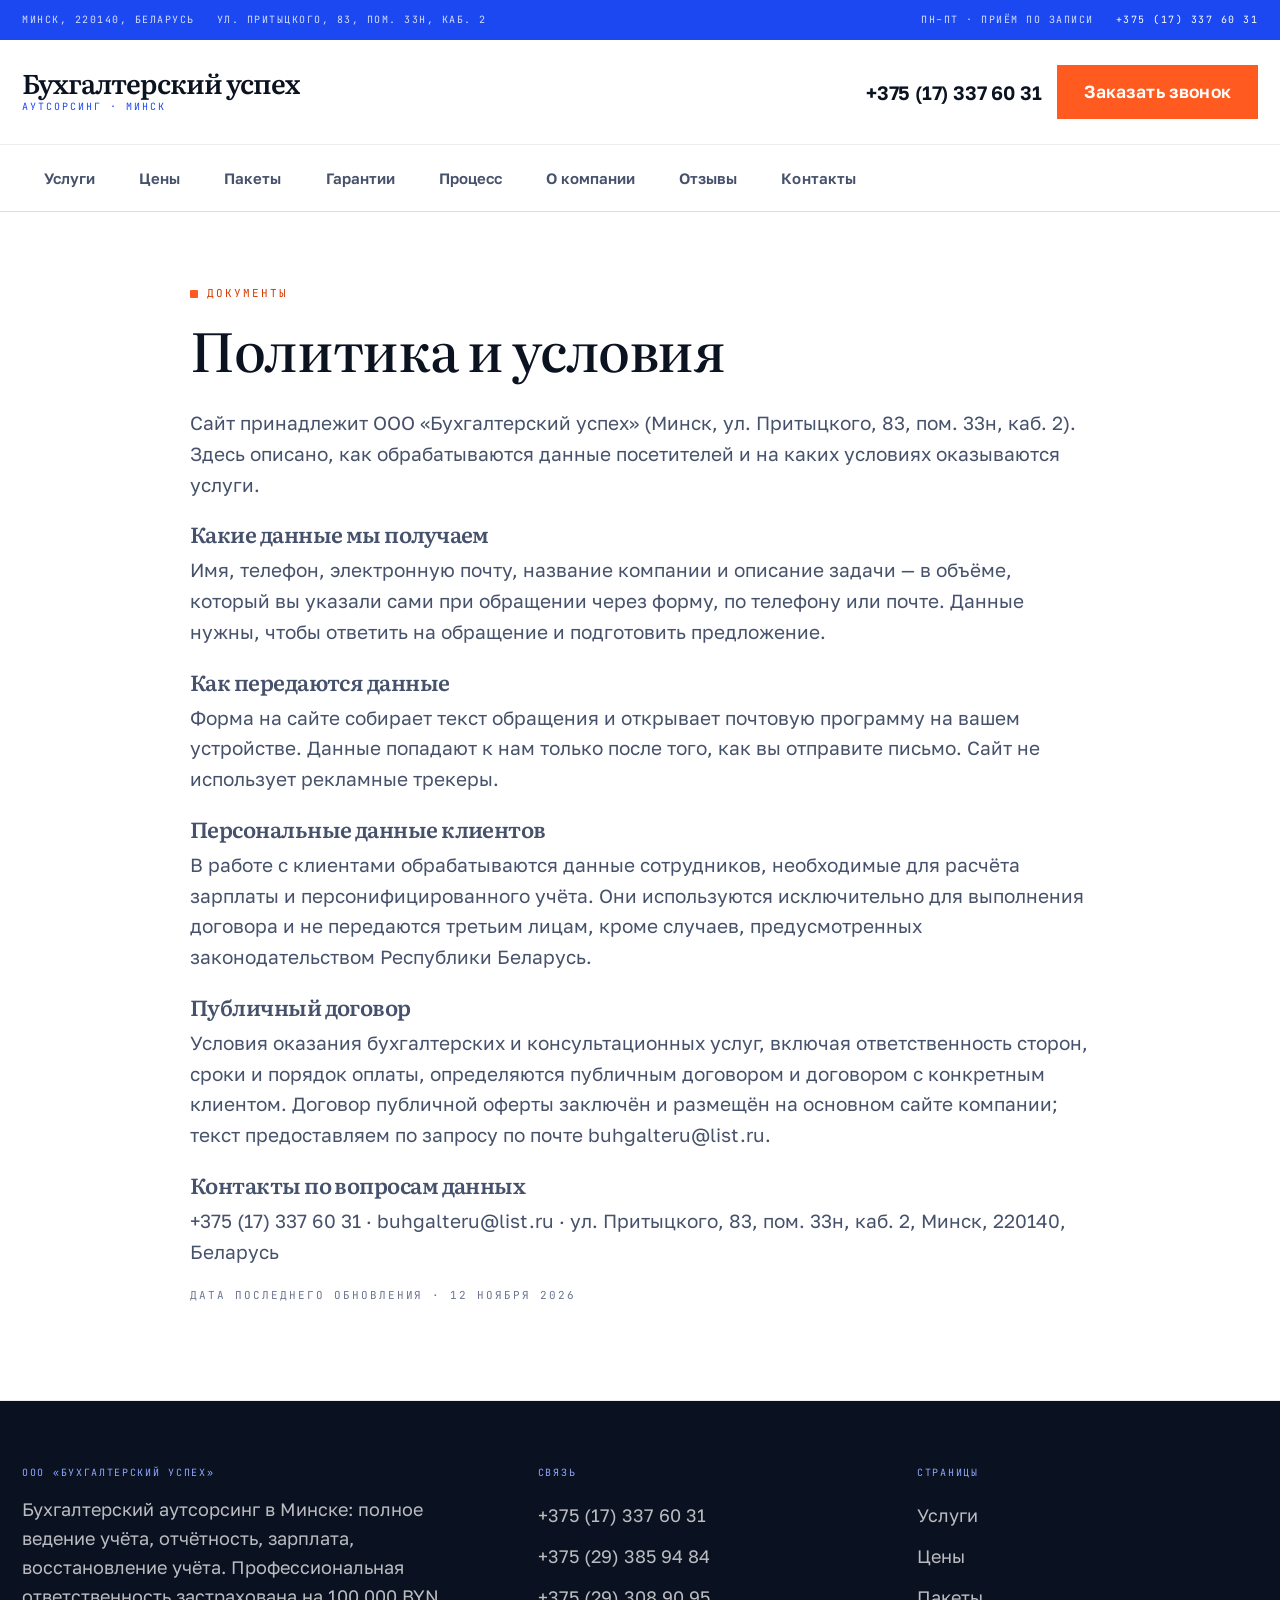
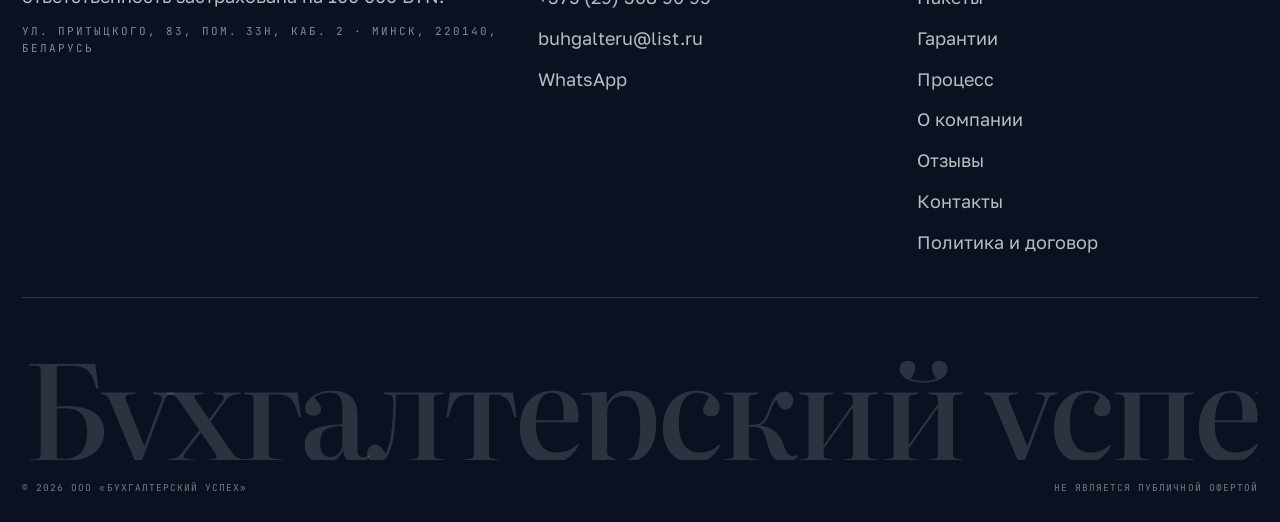
<file: politika.html>
<!doctype html><html lang="ru"><head>
<meta charset="utf-8"><meta name="viewport" content="width=device-width,initial-scale=1">
<title>Политика и публичный договор — Бухгалтерский успех</title><meta name="description" content="Политика обработки данных и условия оказания бухгалтерских услуг ООО «Бухгалтерский успех», Минск.">
<meta property="og:title" content="Политика и публичный договор — Бухгалтерский успех"><meta property="og:description" content="Политика обработки данных и условия оказания бухгалтерских услуг ООО «Бухгалтерский успех», Минск.">
<meta property="og:type" content="website"><meta property="og:locale" content="ru_BY">
<link rel="icon" href="assets/img/favicon.svg" type="image/svg+xml">
<link rel="preconnect" href="https://fonts.googleapis.com"><link rel="preconnect" href="https://fonts.gstatic.com" crossorigin>
<link href="https://fonts.googleapis.com/css2?family=Literata:ital,opsz,wght@0,7..72,400;0,7..72,500;0,7..72,600;1,7..72,400;1,7..72,500&family=Golos+Text:wght@400;500;600;700&family=JetBrains+Mono:wght@400;500&display=swap" rel="stylesheet">
<style>
:root{
--bg:#FFFFFF;--bg2:#F1F5FF;--bg3:#E4ECFF;
--ink:#0B1220;--ink2:#46516B;--muted:#6C7690;
--line:rgba(11,18,32,.14);--line2:rgba(11,18,32,.075);
--deep:#0A1120;--blue:#1B48F0;--blue-d:#1233B8;--blue-l:#8FA8FF;
--or:#D63A00;--or-b:#FF5A1F;
--f-d:'Literata',Georgia,serif;--f-t:'Golos Text',system-ui,sans-serif;--f-m:'JetBrains Mono',monospace}
*{box-sizing:border-box}
html{-webkit-text-size-adjust:100%;font-size:19px;overflow-x:clip}
body{margin:0;background:var(--bg);color:var(--ink);font-family:var(--f-t);font-size:19px;line-height:1.6;
-webkit-font-smoothing:antialiased;overflow-x:hidden}
body.is-locked{overflow:hidden}
img{max-width:100%;display:block}
a{color:inherit;text-decoration:none}
p{margin:0}
.wrap{width:min(1360px,100% - 44px);margin-inline:auto}
.mono,.kick{font-family:var(--f-m);font-size:11px;letter-spacing:.18em;text-transform:uppercase;color:var(--muted)}
.kick{display:inline-flex;align-items:center;gap:9px;color:var(--or)}
.kick::before{content:"";width:8px;height:8px;background:var(--or-b);flex:none;border-radius:1px}
h1,h2,h3{font-family:var(--f-d);font-weight:500;margin:0;letter-spacing:-.025em;line-height:1.03;overflow-wrap:break-word}
h1{font-size:clamp(2.5rem,7vw,6.2rem);line-height:.96}
h2{font-size:clamp(2rem,4.6vw,3.7rem);line-height:1.02}
h3{font-size:clamp(1.12rem,1.7vw,1.44rem);line-height:1.24;font-weight:600}
em{font-style:italic;color:var(--blue)}
.topbar{background:var(--blue);color:rgba(255,255,255,.82);font-family:var(--f-m);font-size:10px;letter-spacing:.15em;text-transform:uppercase}
.topbar__in{display:flex;align-items:center;gap:22px;min-height:40px;min-width:0}
.topbar a{color:#fff}
.topbar a:hover{text-decoration:underline}
.topbar__sp{flex:1}
@media (max-width:900px){.topbar{display:none}}
.hdr{position:sticky;top:0;z-index:60;background:#fff;border-bottom:1px solid var(--line)}
.hdr__in{display:flex;align-items:center;gap:18px;min-height:104px;min-width:0}
.logo{display:flex;flex-direction:column;gap:3px;min-width:0;flex:0 1 auto;overflow:hidden}
.logo b{font-family:var(--f-d);font-weight:600;font-size:1.42rem;line-height:1;letter-spacing:-.035em;white-space:nowrap}
.logo span{font-family:var(--f-m);font-size:10px;letter-spacing:.2em;text-transform:uppercase;color:var(--blue)}
.hdr__sp{flex:1;min-width:6px}
.hdr__act{display:flex;align-items:center;gap:16px;flex:none}
.hdr__tel{font-family:var(--f-t);font-weight:600;font-size:1.02rem;letter-spacing:-.01em;white-space:nowrap}
.hdr__tel:hover{color:var(--blue)}
.btn{display:inline-flex;align-items:center;justify-content:center;gap:10px;min-height:54px;padding:0 26px;
background:var(--blue);color:#fff;font-family:var(--f-t);font-weight:600;font-size:.92rem;letter-spacing:.01em;
border:1px solid var(--blue);transition:background .2s,border-color .2s,color .2s,transform .2s;cursor:pointer}
.btn:hover{background:var(--or);border-color:var(--or);color:#fff}
.btn--acc{background:var(--or-b);border-color:var(--or-b);color:#fff}
.btn--acc:hover{background:var(--ink);border-color:var(--ink)}
.btn--line{background:transparent;color:var(--ink);border-color:var(--ink)}
.btn--line:hover{background:var(--ink);color:#fff}
.btn--ghost{background:#fff;color:var(--ink);border-color:#fff}
.btn--ghost:hover{background:var(--or-b);border-color:var(--or-b);color:#fff}
.btn svg{width:16px;height:16px;stroke:currentColor;fill:none;stroke-width:1.7;flex:none}
.burger{display:none;flex-direction:column;justify-content:center;gap:6px;width:52px;height:52px;border:1px solid var(--line);
background:#fff;padding:0 13px;cursor:pointer;flex:none}
.burger span{display:block;height:2px;background:var(--ink)}
@media (max-width:1180px){.hdr__tel{display:none}.hdr__act .btn{display:none}.burger{display:flex}}
@media (max-width:620px){.logo b{font-size:1.06rem;white-space:normal;line-height:1.1}.logo span{display:none}
.hdr__in{min-height:82px;gap:10px}}
.strip{border-top:1px solid var(--line2);background:#fff}
.strip__in{display:flex;align-items:stretch;overflow-x:auto;scrollbar-width:none;min-width:0}
.strip__in::-webkit-scrollbar{display:none;height:0}
.strip a{flex:none;font-family:var(--f-t);font-weight:600;font-size:15px;letter-spacing:.002em;color:var(--ink2);
padding:21px 22px;white-space:nowrap;position:relative;transition:color .2s,background .2s}
.strip a:hover{color:var(--ink);background:var(--bg2)}
.strip a[aria-current]{color:var(--blue)}
.strip a[aria-current]::after{content:"";position:absolute;left:22px;right:22px;bottom:0;height:3px;background:var(--blue)}
@media (max-width:620px){.strip a{font-size:13.5px;padding:17px 16px}.strip a[aria-current]::after{left:15px;right:15px}}
.hero{position:relative;min-height:clamp(640px,90vh,920px);display:flex;align-items:flex-end;overflow:hidden;background:var(--deep);color:#fff}
.hero__bg{position:absolute;inset:0}
.hero__bg img{width:100%;height:100%;object-fit:cover}
.hero::after{content:"";position:absolute;inset:0;background:
linear-gradient(92deg,rgba(8,14,32,.94) 0%,rgba(8,14,32,.74) 44%,rgba(8,14,32,.06) 100%),
linear-gradient(0deg,rgba(8,14,32,.8),rgba(8,14,32,0) 48%)}
.hero__in{position:relative;z-index:2;width:100%;padding-block:clamp(40px,6vw,84px)}
.hero .kick{color:#fff}
.hero .kick::before{background:var(--or-b);width:10px;height:10px}
.hero h1{max-width:15ch;margin-top:20px;color:#fff}
.hero h1 em{color:var(--blue-l)}
.hero__lead{margin-top:20px;max-width:46ch;color:rgba(255,255,255,.86);font-size:1.06rem;line-height:1.55}
.hero__cta{display:flex;flex-wrap:wrap;gap:12px;margin-top:32px}
.hero .btn--line{background:transparent;border-color:rgba(255,255,255,.55);color:#fff}
.hero .btn--line:hover{background:#fff;border-color:#fff;color:var(--ink)}
.hero__figs{display:grid;grid-template-columns:repeat(4,minmax(0,1fr));gap:0;margin-top:clamp(34px,5vw,60px);
border-top:1px solid rgba(255,255,255,.28)}
.hero__figs div{padding:18px 18px 0 0;border-right:1px solid rgba(255,255,255,.16);min-width:0}
.hero__figs div:last-child{border-right:0}
.hero__figs b{display:block;font-family:var(--f-d);font-weight:500;font-size:clamp(1.4rem,2.5vw,2.15rem);
letter-spacing:-.03em;line-height:1;color:#fff;margin-bottom:6px}
.hero__figs span{font-family:var(--f-m);font-size:9.5px;letter-spacing:.12em;text-transform:uppercase;color:rgba(255,255,255,.7)}
@media (max-width:820px){.hero__figs{grid-template-columns:repeat(2,minmax(0,1fr))}
.hero__figs div{padding:14px 12px 12px 0}.hero__figs div:nth-child(2n){border-right:0}
.hero__figs div:nth-child(n+3){border-top:1px solid rgba(255,255,255,.16)}}
.fbar{display:none;position:fixed;left:0;right:0;bottom:0;z-index:70;gap:3px;padding:6px 7px;
background:var(--deep);backdrop-filter:blur(10px)}
.fbar a{flex:1;display:flex;align-items:center;justify-content:center;gap:6px;padding:12px 3px;color:#fff;
font-family:var(--f-t);font-weight:600;font-size:11px;letter-spacing:.02em;border:1px solid rgba(255,255,255,.2)}
.fbar a:first-child{background:var(--blue);border-color:var(--blue)}
.fbar svg{width:15px;height:15px;stroke:currentColor;fill:none;stroke-width:1.8}
@media (max-width:1180px){.fbar{display:flex}body{padding-bottom:60px}}
</style>
<link rel="stylesheet" href="assets/css/site.v3.css">
</head><body>
<div class="topbar"><div class="wrap topbar__in">
  <span>Минск, 220140, Беларусь</span><span>ул. Притыцкого, 83, пом. 33н, каб. 2</span><span class="topbar__sp"></span>
  <span>Пн–Пт · приём по записи</span><a href="tel:+375173376031">+375 (17) 337 60 31</a>
</div></div>
<header class="hdr">
  <div class="wrap hdr__in">
    <a class="logo" href="index.html"><b>Бухгалтерский успех</b><span>аутсорсинг · Минск</span></a>
    <span class="hdr__sp"></span>
    <div class="hdr__act">
      <a class="hdr__tel" href="tel:+375173376031">+375 (17) 337 60 31</a>
      <a class="btn btn--acc" href="kontakty.html#zayavka">Заказать звонок</a>
      <button class="burger" id="burger" aria-label="Меню" aria-expanded="false" aria-controls="drawer"><span></span><span></span><span></span></button>
    </div>
  </div>
  <nav class="strip" aria-label="Страницы сайта"><div class="wrap strip__in"><a href="uslugi.html">Услуги</a><a href="ceny.html">Цены</a><a href="tarify.html">Пакеты</a><a href="garantii.html">Гарантии</a><a href="kak-rabotaem.html">Процесс</a><a href="o-kompanii.html">О компании</a><a href="otzyvy.html">Отзывы</a><a href="kontakty.html">Контакты</a></div></nav>
</header>
<main>
<section class="band" style="padding-top:clamp(40px,5vw,72px)">
  <div class="wrap" style="max-width:900px">
    <span class="kick">документы</span>
    <h1 style="font-size:clamp(2rem,4.2vw,3.4rem);margin-top:18px">Политика и условия</h1>
    <div style="display:grid;gap:20px;margin-top:32px;color:var(--ink2);font-size:1rem;line-height:1.62">
      <p>Сайт принадлежит ООО «Бухгалтерский успех» (Минск, ул. Притыцкого, 83, пом. 33н, каб. 2). Здесь описано, как обрабатываются данные посетителей и на каких условиях оказываются услуги.</p>
      <div><h3>Какие данные мы получаем</h3><p style="margin-top:8px">Имя, телефон, электронную почту, название компании и описание задачи — в объёме, который вы указали сами при обращении через форму, по телефону или почте. Данные нужны, чтобы ответить на обращение и подготовить предложение.</p></div>
      <div><h3>Как передаются данные</h3><p style="margin-top:8px">Форма на сайте собирает текст обращения и открывает почтовую программу на вашем устройстве. Данные попадают к нам только после того, как вы отправите письмо. Сайт не использует рекламные трекеры.</p></div>
      <div><h3>Персональные данные клиентов</h3><p style="margin-top:8px">В работе с клиентами обрабатываются данные сотрудников, необходимые для расчёта зарплаты и персонифицированного учёта. Они используются исключительно для выполнения договора и не передаются третьим лицам, кроме случаев, предусмотренных законодательством Республики Беларусь.</p></div>
      <div><h3>Публичный договор</h3><p style="margin-top:8px">Условия оказания бухгалтерских и консультационных услуг, включая ответственность сторон, сроки и порядок оплаты, определяются публичным договором и договором с конкретным клиентом. Договор публичной оферты заключён и размещён на основном сайте компании; текст предоставляем по запросу по почте buhgalteru@list.ru.</p></div>
      <div><h3>Контакты по вопросам данных</h3><p style="margin-top:8px">+375 (17) 337 60 31 · buhgalteru@list.ru · ул. Притыцкого, 83, пом. 33н, каб. 2, Минск, 220140, Беларусь</p></div>
      <p class="mono" style="color:var(--muted)">дата последнего обновления · 12 ноября 2026</p>
    </div>
  </div>
</section>
</main>
<footer>
  <div class="wrap">
    <div class="foot__grid">
      <div>
        <b>ООО «Бухгалтерский успех»</b>
        <p style="margin:0 0 12px;max-width:44ch">Бухгалтерский аутсорсинг в Минске: полное ведение учёта, отчётность, зарплата, восстановление учёта. Профессиональная ответственность застрахована на 100 000 BYN.</p>
        <p class="mono" style="color:rgba(255,255,255,.5)">ул. Притыцкого, 83, пом. 33н, каб. 2 · Минск, 220140, Беларусь</p>
      </div>
      <div>
        <b>Связь</b>
        <a class="lnk" href="tel:+375173376031">+375 (17) 337 60 31</a>
        <a class="lnk" href="tel:+375293859484">+375 (29) 385 94 84</a>
        <a class="lnk" href="tel:+375293089095">+375 (29) 308 90 95</a>
        <a class="lnk" href="mailto:buhgalteru@list.ru">buhgalteru@list.ru</a>
        <a class="lnk" href="https://wa.me/375293859484" target="_blank" rel="noopener">WhatsApp</a>
      </div>
      <div>
        <b>Страницы</b>
        <a class="lnk" href="uslugi.html">Услуги</a><a class="lnk" href="ceny.html">Цены</a><a class="lnk" href="tarify.html">Пакеты</a><a class="lnk" href="garantii.html">Гарантии</a><a class="lnk" href="kak-rabotaem.html">Процесс</a><a class="lnk" href="o-kompanii.html">О компании</a><a class="lnk" href="otzyvy.html">Отзывы</a><a class="lnk" href="kontakty.html">Контакты</a>
        <a class="lnk" href="politika.html">Политика и договор</a>
      </div>
    </div>
    <div class="foot__word" aria-hidden="true">Бухгалтерский успех</div>
    <div class="foot__bot"><span>© 2026 ООО «Бухгалтерский успех»</span><span>Не является публичной офертой</span></div>
  </div>
</footer>
<div class="drawer" id="drawer" data-open="false">
  <div class="drawer__inner" role="dialog" aria-modal="true" aria-label="Меню сайта">
    <div class="drawer__top"><span class="mono">Меню сайта</span><button class="drawer__close" id="drawerClose" aria-label="Закрыть меню"></button></div>
    <a class="dl" href="uslugi.html">Услуги</a><a class="dl" href="ceny.html">Цены</a><a class="dl" href="tarify.html">Пакеты</a><a class="dl" href="garantii.html">Гарантии</a><a class="dl" href="kak-rabotaem.html">Процесс</a><a class="dl" href="o-kompanii.html">О компании</a><a class="dl" href="otzyvy.html">Отзывы</a><a class="dl" href="kontakty.html">Контакты</a>
    <a class="dl" href="politika.html">Политика</a>
    <a class="btn btn--acc" href="tel:+375173376031">Позвонить +375 (17) 337 60 31</a>
    <a class="btn btn--line" href="kontakty.html#zayavka">Заказать звонок</a>
    <p class="mono" style="margin-top:18px">ул. Притыцкого, 83, пом. 33н, каб. 2</p>
  </div>
</div>
<div class="fbar">
  <a href="tel:+375173376031"><svg viewBox="0 0 24 24"><path d="M6 3h3l2 5-2 2a12 12 0 006 6l2-2 5 2v3a2 2 0 01-2 2A17 17 0 014 5a2 2 0 012-2z"/></svg>Позвонить</a>
  <a href="https://wa.me/375293859484" target="_blank" rel="noopener"><svg viewBox="0 0 24 24"><path d="M20 12a8 8 0 01-11.8 7L4 20l1-4.2A8 8 0 1120 12z"/><path d="M9 9.5c0 3 2.5 5.5 5.5 5.5"/></svg>WhatsApp</a>
  <a href="viber://chat?number=%2B375293859484"><svg viewBox="0 0 24 24"><path d="M12 4c4 0 7 3 7 7a7 7 0 01-7 7c-1.6 0-3-.4-4-1.2L5 18l1-3c-.7-1-1-2.2-1-3.5C5 7 8 4 12 4z"/><path d="M10 9l2 5 2-5"/></svg>Viber</a>
  <a href="https://t.me/+375293859484" target="_blank" rel="noopener"><svg viewBox="0 0 24 24"><path d="M21 5L3 11l5 2 2 6 3-4 5 3z"/></svg>Telegram</a>
</div>
<script src="assets/js/main.v3.js" defer></script>
</body></html>
</file>
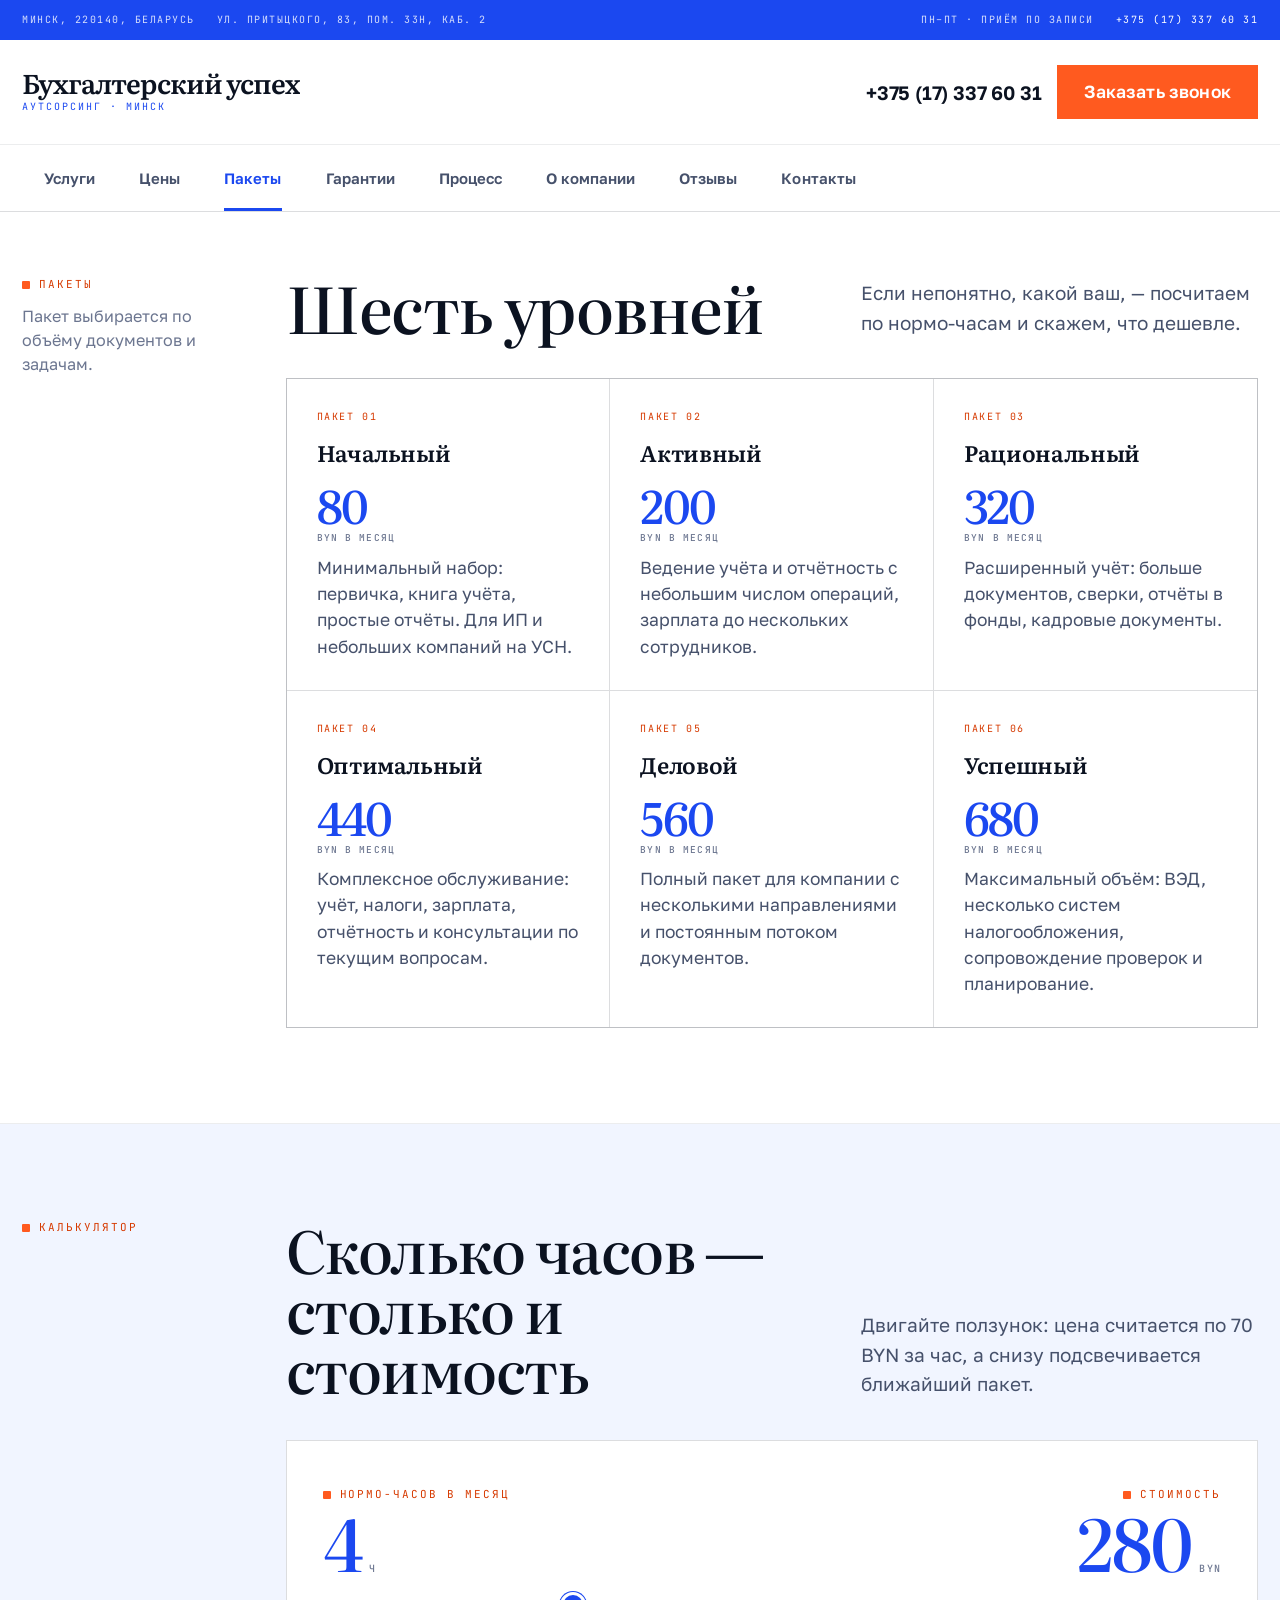
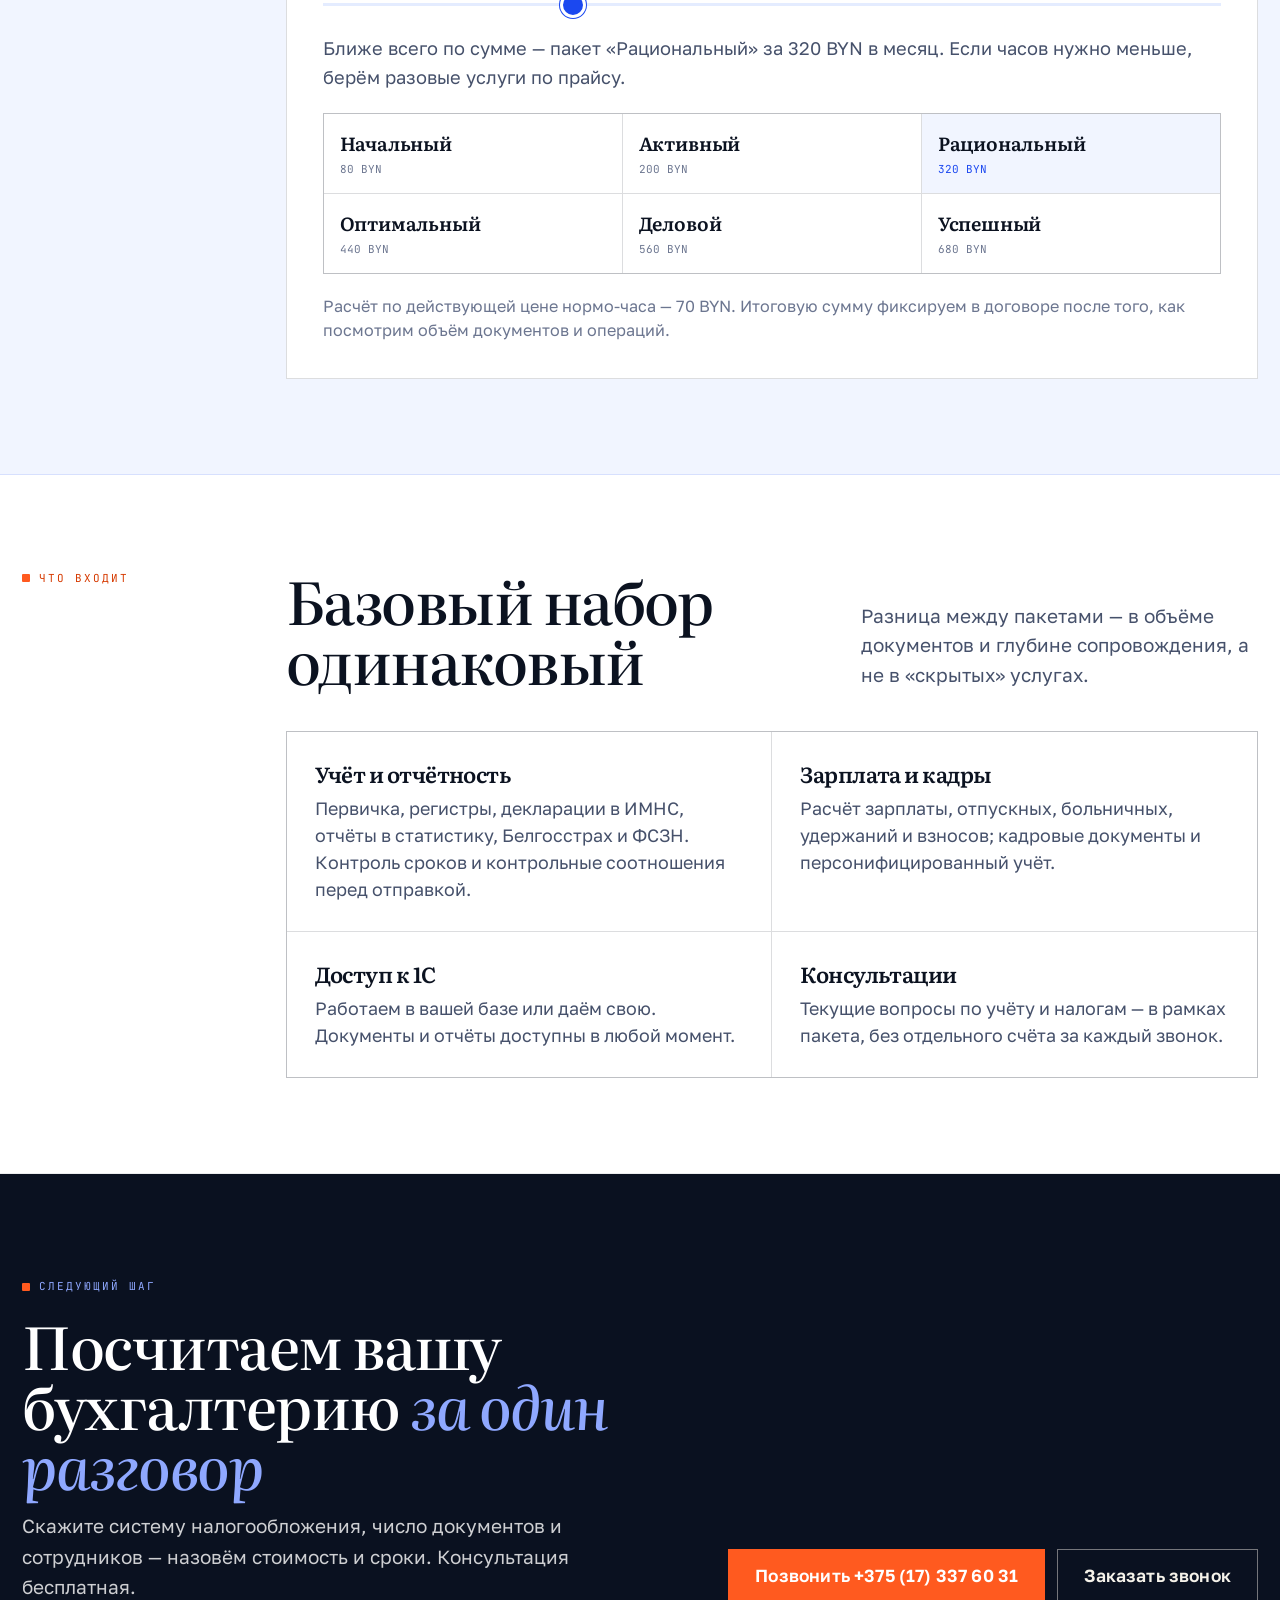
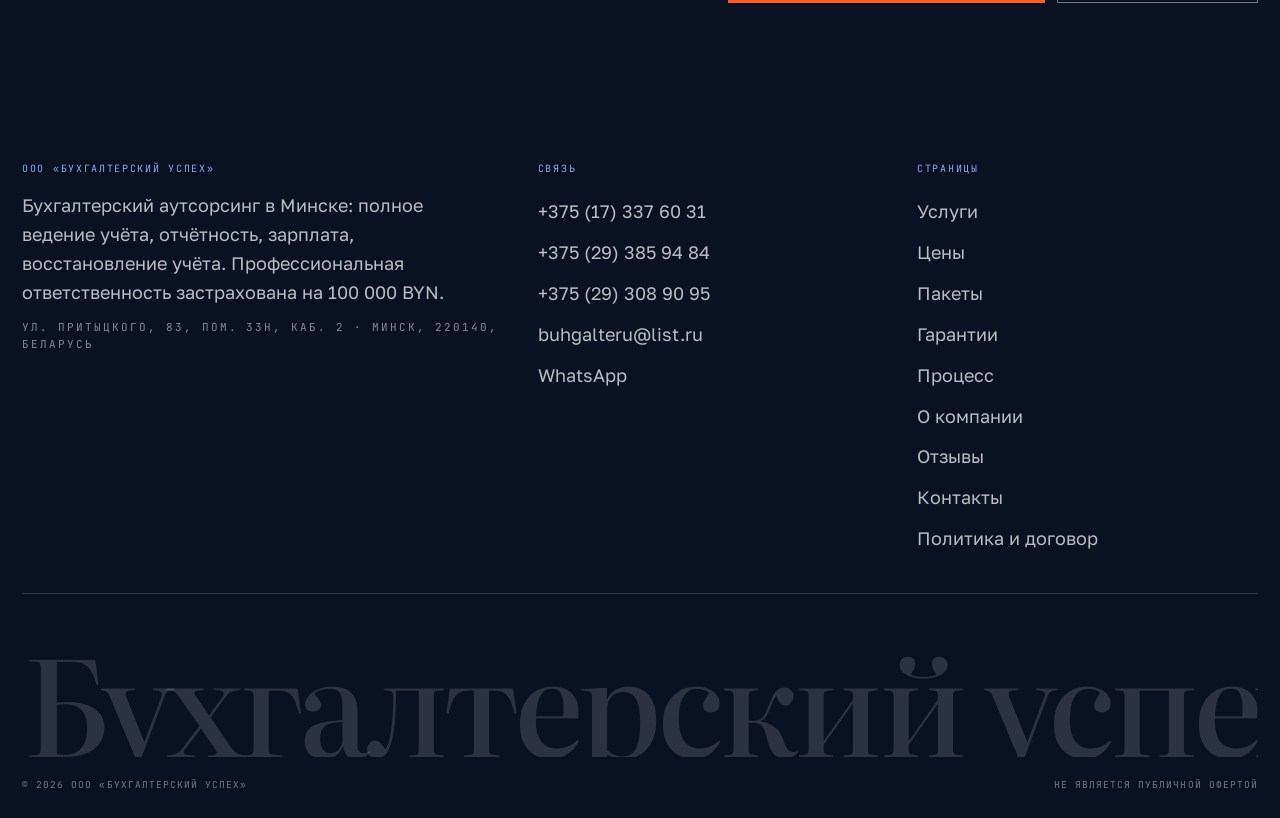
<file: tarify.html>
<!doctype html><html lang="ru"><head>
<meta charset="utf-8"><meta name="viewport" content="width=device-width,initial-scale=1">
<title>Пакеты бухгалтерского обслуживания — от 80 до 680 BYN | Бухгалтерский успех</title><meta name="description" content="Шесть пакетов обслуживания в Минске: Начальный 80, Активный 200, Рациональный 320, Оптимальный 440, Деловой 560, Успешный 680 BYN в месяц. Калькулятор по нормо-часам.">
<meta property="og:title" content="Пакеты бухгалтерского обслуживания — от 80 до 680 BYN | Бухгалтерский успех"><meta property="og:description" content="Шесть пакетов обслуживания в Минске: Начальный 80, Активный 200, Рациональный 320, Оптимальный 440, Деловой 560, Успешный 680 BYN в месяц. Калькулятор по нормо-часам.">
<meta property="og:type" content="website"><meta property="og:locale" content="ru_BY">
<link rel="icon" href="assets/img/favicon.svg" type="image/svg+xml">
<link rel="preconnect" href="https://fonts.googleapis.com"><link rel="preconnect" href="https://fonts.gstatic.com" crossorigin>
<link href="https://fonts.googleapis.com/css2?family=Literata:ital,opsz,wght@0,7..72,400;0,7..72,500;0,7..72,600;1,7..72,400;1,7..72,500&family=Golos+Text:wght@400;500;600;700&family=JetBrains+Mono:wght@400;500&display=swap" rel="stylesheet">
<style>
:root{
--bg:#FFFFFF;--bg2:#F1F5FF;--bg3:#E4ECFF;
--ink:#0B1220;--ink2:#46516B;--muted:#6C7690;
--line:rgba(11,18,32,.14);--line2:rgba(11,18,32,.075);
--deep:#0A1120;--blue:#1B48F0;--blue-d:#1233B8;--blue-l:#8FA8FF;
--or:#D63A00;--or-b:#FF5A1F;
--f-d:'Literata',Georgia,serif;--f-t:'Golos Text',system-ui,sans-serif;--f-m:'JetBrains Mono',monospace}
*{box-sizing:border-box}
html{-webkit-text-size-adjust:100%;font-size:19px;overflow-x:clip}
body{margin:0;background:var(--bg);color:var(--ink);font-family:var(--f-t);font-size:19px;line-height:1.6;
-webkit-font-smoothing:antialiased;overflow-x:hidden}
body.is-locked{overflow:hidden}
img{max-width:100%;display:block}
a{color:inherit;text-decoration:none}
p{margin:0}
.wrap{width:min(1360px,100% - 44px);margin-inline:auto}
.mono,.kick{font-family:var(--f-m);font-size:11px;letter-spacing:.18em;text-transform:uppercase;color:var(--muted)}
.kick{display:inline-flex;align-items:center;gap:9px;color:var(--or)}
.kick::before{content:"";width:8px;height:8px;background:var(--or-b);flex:none;border-radius:1px}
h1,h2,h3{font-family:var(--f-d);font-weight:500;margin:0;letter-spacing:-.025em;line-height:1.03;overflow-wrap:break-word}
h1{font-size:clamp(2.5rem,7vw,6.2rem);line-height:.96}
h2{font-size:clamp(2rem,4.6vw,3.7rem);line-height:1.02}
h3{font-size:clamp(1.12rem,1.7vw,1.44rem);line-height:1.24;font-weight:600}
em{font-style:italic;color:var(--blue)}
.topbar{background:var(--blue);color:rgba(255,255,255,.82);font-family:var(--f-m);font-size:10px;letter-spacing:.15em;text-transform:uppercase}
.topbar__in{display:flex;align-items:center;gap:22px;min-height:40px;min-width:0}
.topbar a{color:#fff}
.topbar a:hover{text-decoration:underline}
.topbar__sp{flex:1}
@media (max-width:900px){.topbar{display:none}}
.hdr{position:sticky;top:0;z-index:60;background:#fff;border-bottom:1px solid var(--line)}
.hdr__in{display:flex;align-items:center;gap:18px;min-height:104px;min-width:0}
.logo{display:flex;flex-direction:column;gap:3px;min-width:0;flex:0 1 auto;overflow:hidden}
.logo b{font-family:var(--f-d);font-weight:600;font-size:1.42rem;line-height:1;letter-spacing:-.035em;white-space:nowrap}
.logo span{font-family:var(--f-m);font-size:10px;letter-spacing:.2em;text-transform:uppercase;color:var(--blue)}
.hdr__sp{flex:1;min-width:6px}
.hdr__act{display:flex;align-items:center;gap:16px;flex:none}
.hdr__tel{font-family:var(--f-t);font-weight:600;font-size:1.02rem;letter-spacing:-.01em;white-space:nowrap}
.hdr__tel:hover{color:var(--blue)}
.btn{display:inline-flex;align-items:center;justify-content:center;gap:10px;min-height:54px;padding:0 26px;
background:var(--blue);color:#fff;font-family:var(--f-t);font-weight:600;font-size:.92rem;letter-spacing:.01em;
border:1px solid var(--blue);transition:background .2s,border-color .2s,color .2s,transform .2s;cursor:pointer}
.btn:hover{background:var(--or);border-color:var(--or);color:#fff}
.btn--acc{background:var(--or-b);border-color:var(--or-b);color:#fff}
.btn--acc:hover{background:var(--ink);border-color:var(--ink)}
.btn--line{background:transparent;color:var(--ink);border-color:var(--ink)}
.btn--line:hover{background:var(--ink);color:#fff}
.btn--ghost{background:#fff;color:var(--ink);border-color:#fff}
.btn--ghost:hover{background:var(--or-b);border-color:var(--or-b);color:#fff}
.btn svg{width:16px;height:16px;stroke:currentColor;fill:none;stroke-width:1.7;flex:none}
.burger{display:none;flex-direction:column;justify-content:center;gap:6px;width:52px;height:52px;border:1px solid var(--line);
background:#fff;padding:0 13px;cursor:pointer;flex:none}
.burger span{display:block;height:2px;background:var(--ink)}
@media (max-width:1180px){.hdr__tel{display:none}.hdr__act .btn{display:none}.burger{display:flex}}
@media (max-width:620px){.logo b{font-size:1.06rem;white-space:normal;line-height:1.1}.logo span{display:none}
.hdr__in{min-height:82px;gap:10px}}
.strip{border-top:1px solid var(--line2);background:#fff}
.strip__in{display:flex;align-items:stretch;overflow-x:auto;scrollbar-width:none;min-width:0}
.strip__in::-webkit-scrollbar{display:none;height:0}
.strip a{flex:none;font-family:var(--f-t);font-weight:600;font-size:15px;letter-spacing:.002em;color:var(--ink2);
padding:21px 22px;white-space:nowrap;position:relative;transition:color .2s,background .2s}
.strip a:hover{color:var(--ink);background:var(--bg2)}
.strip a[aria-current]{color:var(--blue)}
.strip a[aria-current]::after{content:"";position:absolute;left:22px;right:22px;bottom:0;height:3px;background:var(--blue)}
@media (max-width:620px){.strip a{font-size:13.5px;padding:17px 16px}.strip a[aria-current]::after{left:15px;right:15px}}
.hero{position:relative;min-height:clamp(640px,90vh,920px);display:flex;align-items:flex-end;overflow:hidden;background:var(--deep);color:#fff}
.hero__bg{position:absolute;inset:0}
.hero__bg img{width:100%;height:100%;object-fit:cover}
.hero::after{content:"";position:absolute;inset:0;background:
linear-gradient(92deg,rgba(8,14,32,.94) 0%,rgba(8,14,32,.74) 44%,rgba(8,14,32,.06) 100%),
linear-gradient(0deg,rgba(8,14,32,.8),rgba(8,14,32,0) 48%)}
.hero__in{position:relative;z-index:2;width:100%;padding-block:clamp(40px,6vw,84px)}
.hero .kick{color:#fff}
.hero .kick::before{background:var(--or-b);width:10px;height:10px}
.hero h1{max-width:15ch;margin-top:20px;color:#fff}
.hero h1 em{color:var(--blue-l)}
.hero__lead{margin-top:20px;max-width:46ch;color:rgba(255,255,255,.86);font-size:1.06rem;line-height:1.55}
.hero__cta{display:flex;flex-wrap:wrap;gap:12px;margin-top:32px}
.hero .btn--line{background:transparent;border-color:rgba(255,255,255,.55);color:#fff}
.hero .btn--line:hover{background:#fff;border-color:#fff;color:var(--ink)}
.hero__figs{display:grid;grid-template-columns:repeat(4,minmax(0,1fr));gap:0;margin-top:clamp(34px,5vw,60px);
border-top:1px solid rgba(255,255,255,.28)}
.hero__figs div{padding:18px 18px 0 0;border-right:1px solid rgba(255,255,255,.16);min-width:0}
.hero__figs div:last-child{border-right:0}
.hero__figs b{display:block;font-family:var(--f-d);font-weight:500;font-size:clamp(1.4rem,2.5vw,2.15rem);
letter-spacing:-.03em;line-height:1;color:#fff;margin-bottom:6px}
.hero__figs span{font-family:var(--f-m);font-size:9.5px;letter-spacing:.12em;text-transform:uppercase;color:rgba(255,255,255,.7)}
@media (max-width:820px){.hero__figs{grid-template-columns:repeat(2,minmax(0,1fr))}
.hero__figs div{padding:14px 12px 12px 0}.hero__figs div:nth-child(2n){border-right:0}
.hero__figs div:nth-child(n+3){border-top:1px solid rgba(255,255,255,.16)}}
.fbar{display:none;position:fixed;left:0;right:0;bottom:0;z-index:70;gap:3px;padding:6px 7px;
background:var(--deep);backdrop-filter:blur(10px)}
.fbar a{flex:1;display:flex;align-items:center;justify-content:center;gap:6px;padding:12px 3px;color:#fff;
font-family:var(--f-t);font-weight:600;font-size:11px;letter-spacing:.02em;border:1px solid rgba(255,255,255,.2)}
.fbar a:first-child{background:var(--blue);border-color:var(--blue)}
.fbar svg{width:15px;height:15px;stroke:currentColor;fill:none;stroke-width:1.8}
@media (max-width:1180px){.fbar{display:flex}body{padding-bottom:60px}}
</style>
<link rel="stylesheet" href="assets/css/site.v3.css">
</head><body>
<div class="topbar"><div class="wrap topbar__in">
  <span>Минск, 220140, Беларусь</span><span>ул. Притыцкого, 83, пом. 33н, каб. 2</span><span class="topbar__sp"></span>
  <span>Пн–Пт · приём по записи</span><a href="tel:+375173376031">+375 (17) 337 60 31</a>
</div></div>
<header class="hdr">
  <div class="wrap hdr__in">
    <a class="logo" href="index.html"><b>Бухгалтерский успех</b><span>аутсорсинг · Минск</span></a>
    <span class="hdr__sp"></span>
    <div class="hdr__act">
      <a class="hdr__tel" href="tel:+375173376031">+375 (17) 337 60 31</a>
      <a class="btn btn--acc" href="kontakty.html#zayavka">Заказать звонок</a>
      <button class="burger" id="burger" aria-label="Меню" aria-expanded="false" aria-controls="drawer"><span></span><span></span><span></span></button>
    </div>
  </div>
  <nav class="strip" aria-label="Страницы сайта"><div class="wrap strip__in"><a href="uslugi.html">Услуги</a><a href="ceny.html">Цены</a><a href="tarify.html" aria-current="page">Пакеты</a><a href="garantii.html">Гарантии</a><a href="kak-rabotaem.html">Процесс</a><a href="o-kompanii.html">О компании</a><a href="otzyvy.html">Отзывы</a><a href="kontakty.html">Контакты</a></div></nav>
</header>
<main>
<section class="band" style="padding-top:clamp(40px,5vw,72px)">
  <div class="wrap">
    <div class="spread">
      <div class="spread__side"><span class="kick">пакеты</span><p class="note">Пакет выбирается по объёму документов и задачам.</p></div>
      <div class="spread__main">
        <div class="spread__head">
          <h1 style="font-size:clamp(2.2rem,5vw,4.2rem)">Шесть уровней</h1>
          <p>Если непонятно, какой ваш, — посчитаем по нормо-часам и скажем, что дешевле.</p>
        </div>
        <div class="packs"><div class="rv"><span class="packs__n">пакет 01</span><b class="packs__t">Начальный</b><div class="packs__p">80<small>BYN в месяц</small></div><p class="packs__d">Минимальный набор: первичка, книга учёта, простые отчёты. Для ИП и небольших компаний на УСН.</p></div><div class="rv"><span class="packs__n">пакет 02</span><b class="packs__t">Активный</b><div class="packs__p">200<small>BYN в месяц</small></div><p class="packs__d">Ведение учёта и отчётность с небольшим числом операций, зарплата до нескольких сотрудников.</p></div><div class="rv"><span class="packs__n">пакет 03</span><b class="packs__t">Рациональный</b><div class="packs__p">320<small>BYN в месяц</small></div><p class="packs__d">Расширенный учёт: больше документов, сверки, отчёты в фонды, кадровые документы.</p></div><div class="rv"><span class="packs__n">пакет 04</span><b class="packs__t">Оптимальный</b><div class="packs__p">440<small>BYN в месяц</small></div><p class="packs__d">Комплексное обслуживание: учёт, налоги, зарплата, отчётность и консультации по текущим вопросам.</p></div><div class="rv"><span class="packs__n">пакет 05</span><b class="packs__t">Деловой</b><div class="packs__p">560<small>BYN в месяц</small></div><p class="packs__d">Полный пакет для компании с несколькими направлениями и постоянным потоком документов.</p></div><div class="rv"><span class="packs__n">пакет 06</span><b class="packs__t">Успешный</b><div class="packs__p">680<small>BYN в месяц</small></div><p class="packs__d">Максимальный объём: ВЭД, несколько систем налогообложения, сопровождение проверок и планирование.</p></div></div>
      </div>
    </div>
  </div>
</section>
<section class="band band--alt">
  <div class="wrap">
    <div class="spread">
      <div class="spread__side"><span class="kick">калькулятор</span></div>
      <div class="spread__main">
        <div class="spread__head">
          <h2>Сколько часов — столько и стоимость</h2>
          <p>Двигайте ползунок: цена считается по 70 BYN за час, а снизу подсвечивается ближайший пакет.</p>
        </div>
        <div class="calc" id="calc">
  <div class="calc__top">
    <div><span class="kick">нормо-часов в месяц</span><div class="calc__val"><span id="calc-hours">4</span><small>ч</small></div></div>
    <div style="text-align:right"><span class="kick">стоимость</span><div class="calc__val"><span id="calc-sum">280</span><small>BYN</small></div></div>
  </div>
  <input type="range" id="calc-range" min="1" max="12" step="1" value="4" aria-label="Количество нормо-часов в месяц">
  <p class="calc__hint" id="calc-hint"></p>
  <div class="calc__grid"><div class="calc__p" data-pack="80" data-name="Начальный"><b>Начальный</b><span>80 BYN</span></div><div class="calc__p" data-pack="200" data-name="Активный"><b>Активный</b><span>200 BYN</span></div><div class="calc__p" data-pack="320" data-name="Рациональный"><b>Рациональный</b><span>320 BYN</span></div><div class="calc__p" data-pack="440" data-name="Оптимальный"><b>Оптимальный</b><span>440 BYN</span></div><div class="calc__p" data-pack="560" data-name="Деловой"><b>Деловой</b><span>560 BYN</span></div><div class="calc__p" data-pack="680" data-name="Успешный"><b>Успешный</b><span>680 BYN</span></div></div>
  <p class="note">Расчёт по действующей цене нормо-часа — 70 BYN. Итоговую сумму фиксируем в договоре после того, как посмотрим объём документов и операций.</p>
</div>
      </div>
    </div>
  </div>
</section>
<section class="band">
  <div class="wrap">
    <div class="spread">
      <div class="spread__side"><span class="kick">что входит</span></div>
      <div class="spread__main">
        <div class="spread__head">
          <h2>Базовый набор одинаковый</h2>
          <p>Разница между пакетами — в объёме документов и глубине сопровождения, а не в «скрытых» услугах.</p>
        </div>
        <div class="cbox">
          <div><h3>Учёт и отчётность</h3><p>Первичка, регистры, декларации в ИМНС, отчёты в статистику, Белгосстрах и ФСЗН. Контроль сроков и контрольные соотношения перед отправкой.</p></div>
          <div><h3>Зарплата и кадры</h3><p>Расчёт зарплаты, отпускных, больничных, удержаний и взносов; кадровые документы и персонифицированный учёт.</p></div>
          <div><h3>Доступ к 1С</h3><p>Работаем в вашей базе или даём свою. Документы и отчёты доступны в любой момент.</p></div>
          <div><h3>Консультации</h3><p>Текущие вопросы по учёту и налогам — в рамках пакета, без отдельного счёта за каждый звонок.</p></div>
        </div>
      </div>
    </div>
  </div>
</section>

<section class="band band--ink"><div class="wrap">
  <div class="cta">
    <div>
      <span class="kick">следующий шаг</span>
      <h2 style="margin-top:16px">Посчитаем вашу бухгалтерию <em>за один разговор</em></h2>
      <p style="margin-top:16px;max-width:46ch">Скажите систему налогообложения, число документов и сотрудников — назовём стоимость и сроки. Консультация бесплатная.</p>
    </div>
    <div class="cta__act">
      <a class="btn btn--acc" href="tel:+375173376031">Позвонить +375 (17) 337 60 31</a>
      <a class="btn btn--line" style="color:#F5F2E9;border-color:rgba(245,242,233,.45)" href="kontakty.html#zayavka">Заказать звонок</a>
    </div>
  </div>
</div></section></main>
<footer>
  <div class="wrap">
    <div class="foot__grid">
      <div>
        <b>ООО «Бухгалтерский успех»</b>
        <p style="margin:0 0 12px;max-width:44ch">Бухгалтерский аутсорсинг в Минске: полное ведение учёта, отчётность, зарплата, восстановление учёта. Профессиональная ответственность застрахована на 100 000 BYN.</p>
        <p class="mono" style="color:rgba(255,255,255,.5)">ул. Притыцкого, 83, пом. 33н, каб. 2 · Минск, 220140, Беларусь</p>
      </div>
      <div>
        <b>Связь</b>
        <a class="lnk" href="tel:+375173376031">+375 (17) 337 60 31</a>
        <a class="lnk" href="tel:+375293859484">+375 (29) 385 94 84</a>
        <a class="lnk" href="tel:+375293089095">+375 (29) 308 90 95</a>
        <a class="lnk" href="mailto:buhgalteru@list.ru">buhgalteru@list.ru</a>
        <a class="lnk" href="https://wa.me/375293859484" target="_blank" rel="noopener">WhatsApp</a>
      </div>
      <div>
        <b>Страницы</b>
        <a class="lnk" href="uslugi.html">Услуги</a><a class="lnk" href="ceny.html">Цены</a><a class="lnk" href="tarify.html">Пакеты</a><a class="lnk" href="garantii.html">Гарантии</a><a class="lnk" href="kak-rabotaem.html">Процесс</a><a class="lnk" href="o-kompanii.html">О компании</a><a class="lnk" href="otzyvy.html">Отзывы</a><a class="lnk" href="kontakty.html">Контакты</a>
        <a class="lnk" href="politika.html">Политика и договор</a>
      </div>
    </div>
    <div class="foot__word" aria-hidden="true">Бухгалтерский успех</div>
    <div class="foot__bot"><span>© 2026 ООО «Бухгалтерский успех»</span><span>Не является публичной офертой</span></div>
  </div>
</footer>
<div class="drawer" id="drawer" data-open="false">
  <div class="drawer__inner" role="dialog" aria-modal="true" aria-label="Меню сайта">
    <div class="drawer__top"><span class="mono">Меню сайта</span><button class="drawer__close" id="drawerClose" aria-label="Закрыть меню"></button></div>
    <a class="dl" href="uslugi.html">Услуги</a><a class="dl" href="ceny.html">Цены</a><a class="dl" href="tarify.html">Пакеты</a><a class="dl" href="garantii.html">Гарантии</a><a class="dl" href="kak-rabotaem.html">Процесс</a><a class="dl" href="o-kompanii.html">О компании</a><a class="dl" href="otzyvy.html">Отзывы</a><a class="dl" href="kontakty.html">Контакты</a>
    <a class="dl" href="politika.html">Политика</a>
    <a class="btn btn--acc" href="tel:+375173376031">Позвонить +375 (17) 337 60 31</a>
    <a class="btn btn--line" href="kontakty.html#zayavka">Заказать звонок</a>
    <p class="mono" style="margin-top:18px">ул. Притыцкого, 83, пом. 33н, каб. 2</p>
  </div>
</div>
<div class="fbar">
  <a href="tel:+375173376031"><svg viewBox="0 0 24 24"><path d="M6 3h3l2 5-2 2a12 12 0 006 6l2-2 5 2v3a2 2 0 01-2 2A17 17 0 014 5a2 2 0 012-2z"/></svg>Позвонить</a>
  <a href="https://wa.me/375293859484" target="_blank" rel="noopener"><svg viewBox="0 0 24 24"><path d="M20 12a8 8 0 01-11.8 7L4 20l1-4.2A8 8 0 1120 12z"/><path d="M9 9.5c0 3 2.5 5.5 5.5 5.5"/></svg>WhatsApp</a>
  <a href="viber://chat?number=%2B375293859484"><svg viewBox="0 0 24 24"><path d="M12 4c4 0 7 3 7 7a7 7 0 01-7 7c-1.6 0-3-.4-4-1.2L5 18l1-3c-.7-1-1-2.2-1-3.5C5 7 8 4 12 4z"/><path d="M10 9l2 5 2-5"/></svg>Viber</a>
  <a href="https://t.me/+375293859484" target="_blank" rel="noopener"><svg viewBox="0 0 24 24"><path d="M21 5L3 11l5 2 2 6 3-4 5 3z"/></svg>Telegram</a>
</div>
<script src="assets/js/main.v3.js" defer></script>
</body></html>
</file>
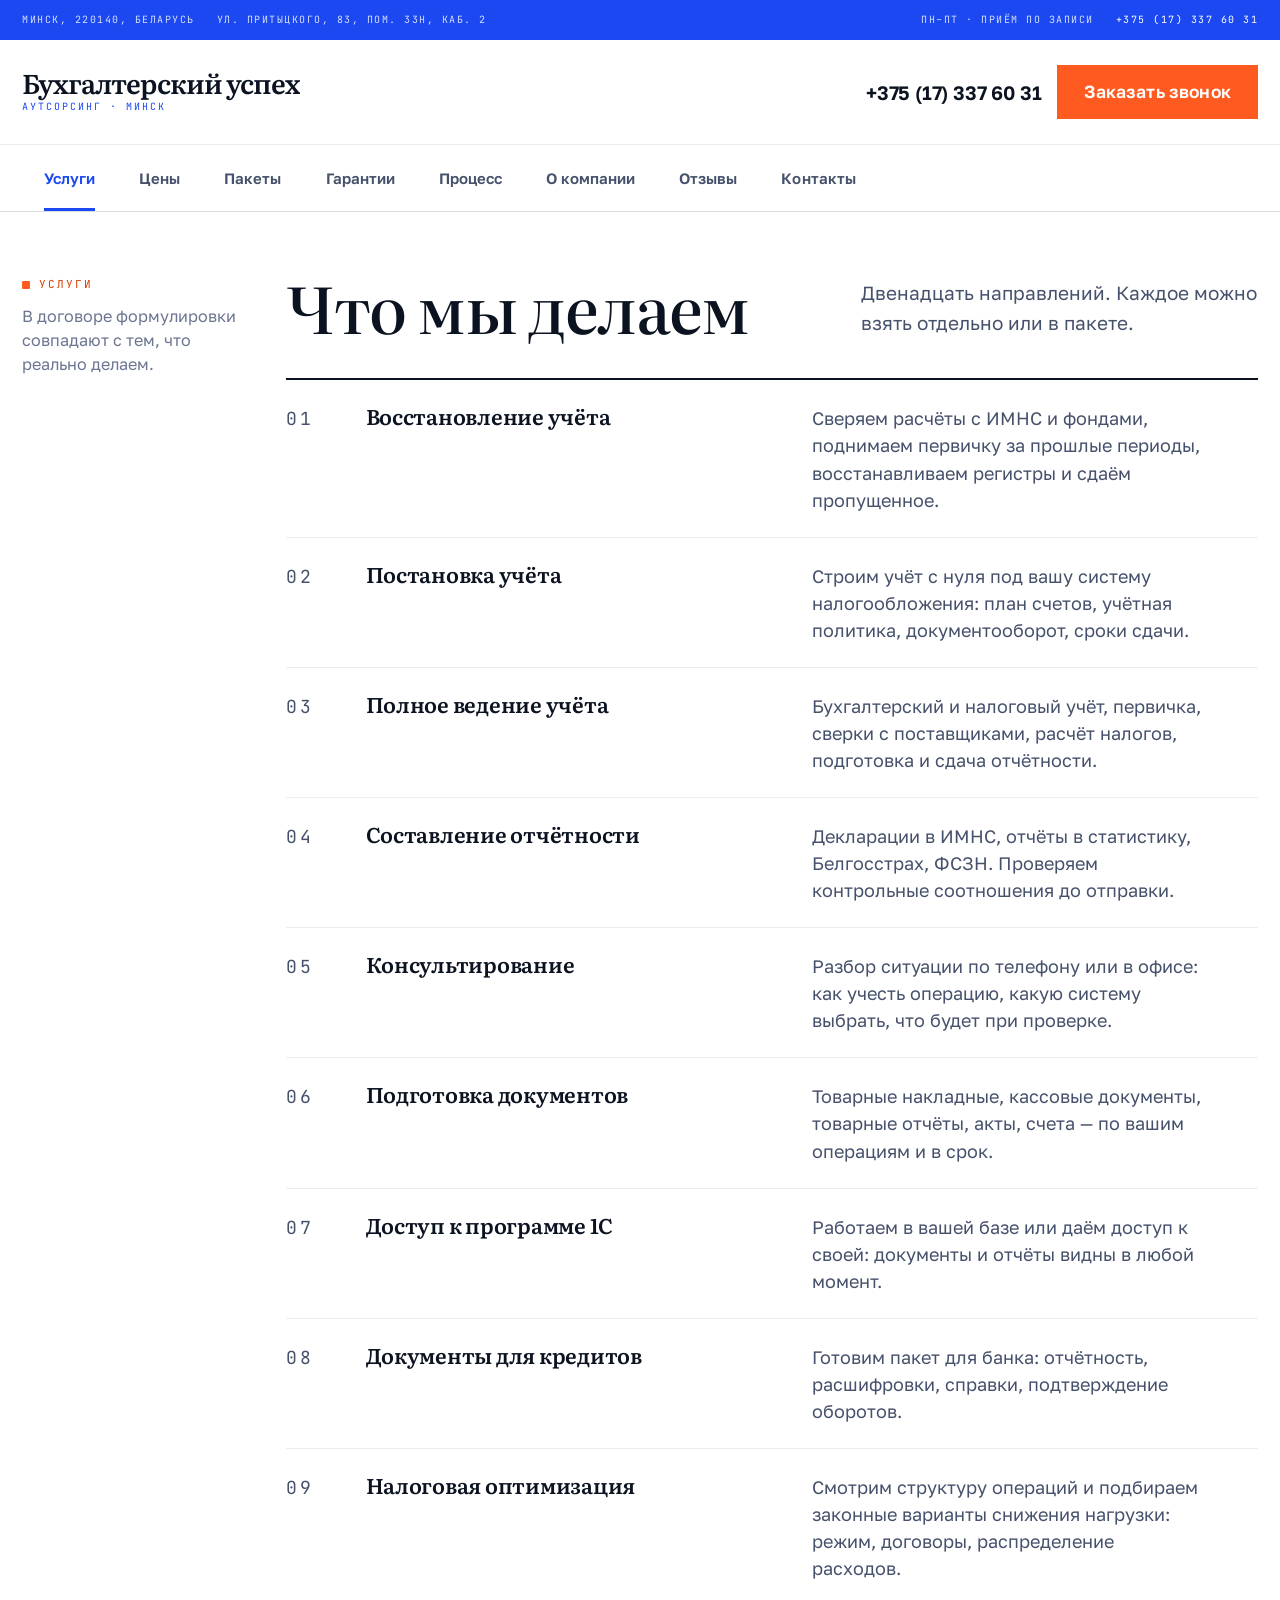
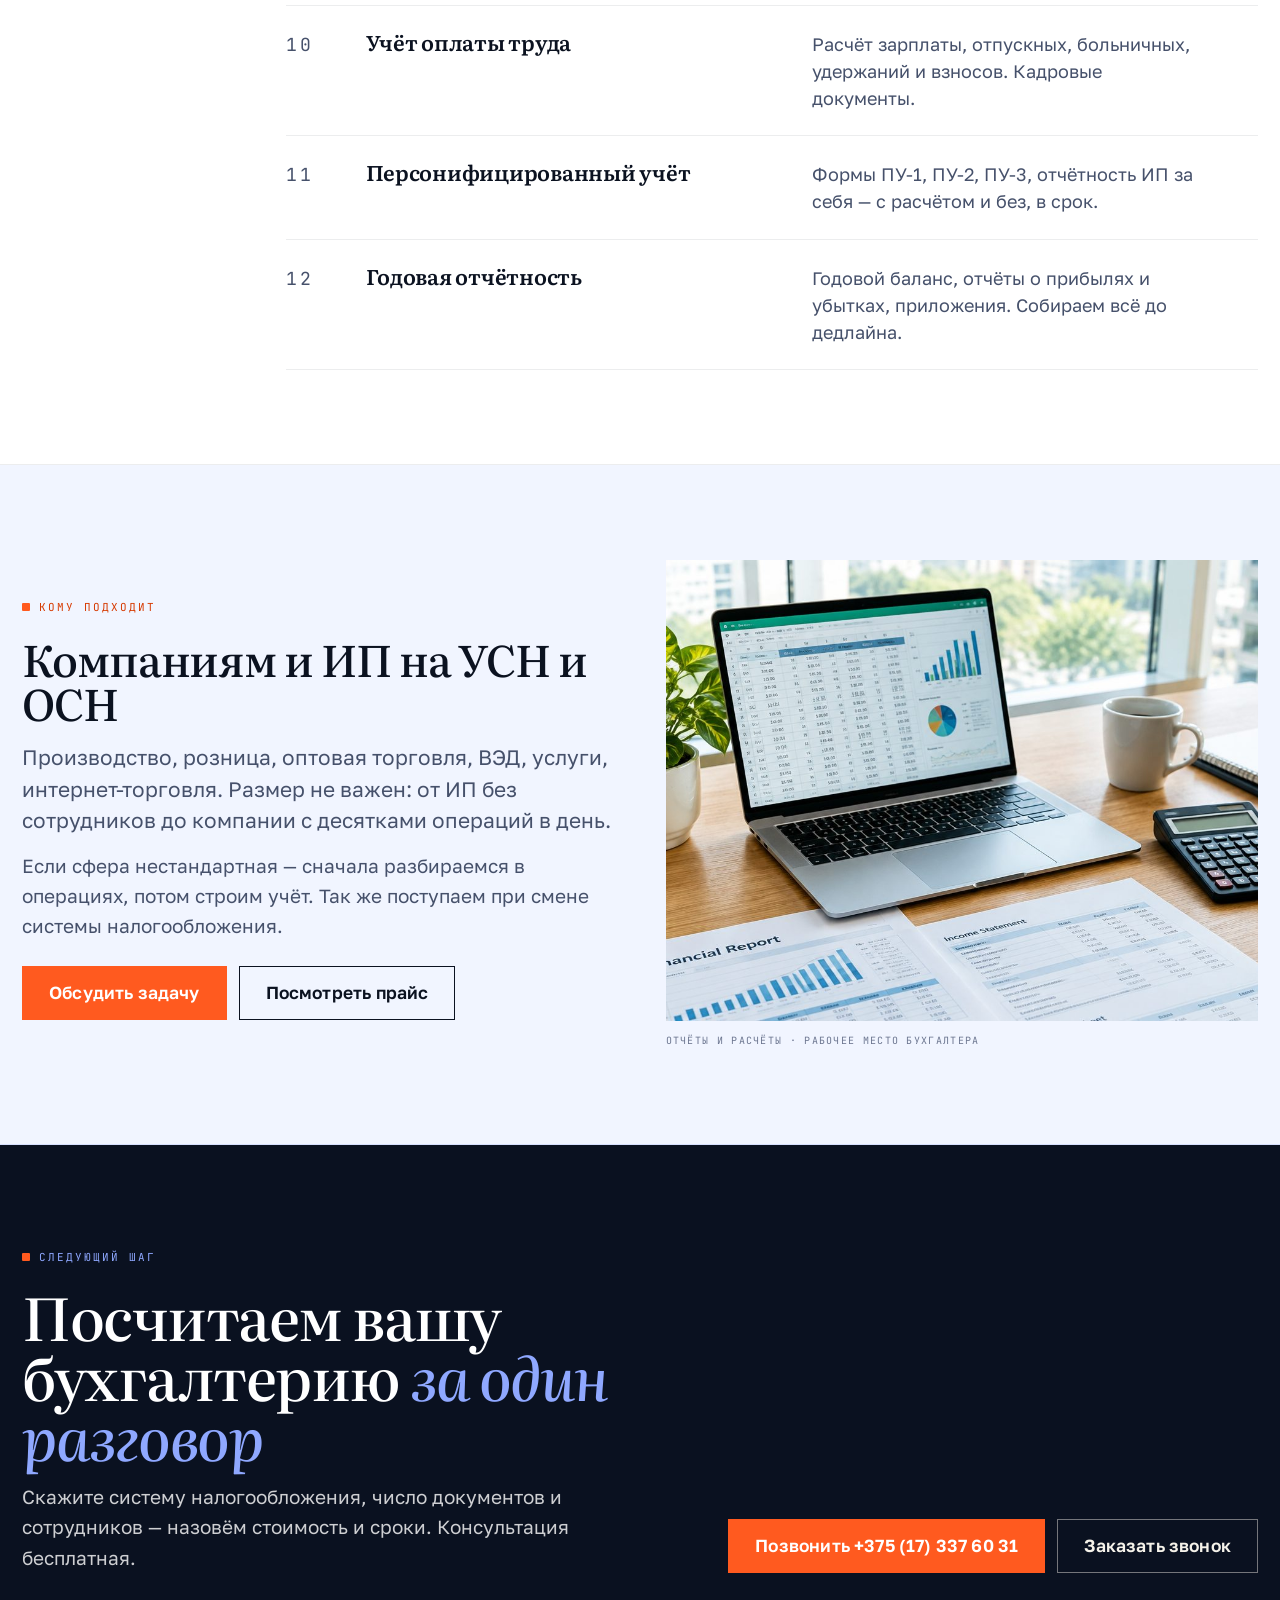
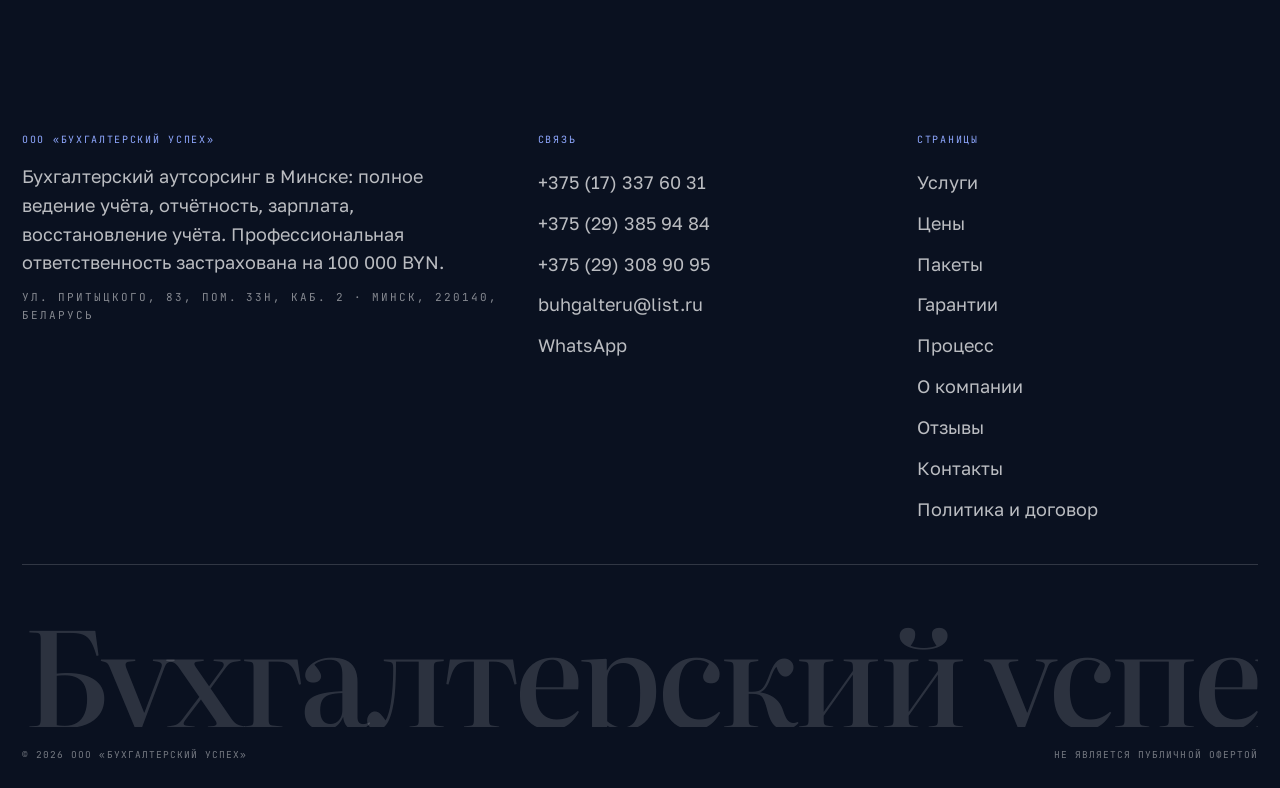
<file: uslugi.html>
<!doctype html><html lang="ru"><head>
<meta charset="utf-8"><meta name="viewport" content="width=device-width,initial-scale=1">
<title>Услуги: ведение учёта, отчётность, восстановление — Минск | Бухгалтерский успех</title><meta name="description" content="Бухгалтерские услуги в Минске: восстановление и постановка учёта, полное ведение, отчётность, консультации, документы, доступ к 1С, кредитные документы, налоговая оптимизация, зарплата, персонифицированный учёт, годовая отчётность.">
<meta property="og:title" content="Услуги: ведение учёта, отчётность, восстановление — Минск | Бухгалтерский успех"><meta property="og:description" content="Бухгалтерские услуги в Минске: восстановление и постановка учёта, полное ведение, отчётность, консультации, документы, доступ к 1С, кредитные документы, налоговая оптимизация, зарплата, персонифицированный учёт, годовая отчётность.">
<meta property="og:type" content="website"><meta property="og:locale" content="ru_BY">
<link rel="icon" href="assets/img/favicon.svg" type="image/svg+xml">
<link rel="preconnect" href="https://fonts.googleapis.com"><link rel="preconnect" href="https://fonts.gstatic.com" crossorigin>
<link href="https://fonts.googleapis.com/css2?family=Literata:ital,opsz,wght@0,7..72,400;0,7..72,500;0,7..72,600;1,7..72,400;1,7..72,500&family=Golos+Text:wght@400;500;600;700&family=JetBrains+Mono:wght@400;500&display=swap" rel="stylesheet">
<style>
:root{
--bg:#FFFFFF;--bg2:#F1F5FF;--bg3:#E4ECFF;
--ink:#0B1220;--ink2:#46516B;--muted:#6C7690;
--line:rgba(11,18,32,.14);--line2:rgba(11,18,32,.075);
--deep:#0A1120;--blue:#1B48F0;--blue-d:#1233B8;--blue-l:#8FA8FF;
--or:#D63A00;--or-b:#FF5A1F;
--f-d:'Literata',Georgia,serif;--f-t:'Golos Text',system-ui,sans-serif;--f-m:'JetBrains Mono',monospace}
*{box-sizing:border-box}
html{-webkit-text-size-adjust:100%;font-size:19px;overflow-x:clip}
body{margin:0;background:var(--bg);color:var(--ink);font-family:var(--f-t);font-size:19px;line-height:1.6;
-webkit-font-smoothing:antialiased;overflow-x:hidden}
body.is-locked{overflow:hidden}
img{max-width:100%;display:block}
a{color:inherit;text-decoration:none}
p{margin:0}
.wrap{width:min(1360px,100% - 44px);margin-inline:auto}
.mono,.kick{font-family:var(--f-m);font-size:11px;letter-spacing:.18em;text-transform:uppercase;color:var(--muted)}
.kick{display:inline-flex;align-items:center;gap:9px;color:var(--or)}
.kick::before{content:"";width:8px;height:8px;background:var(--or-b);flex:none;border-radius:1px}
h1,h2,h3{font-family:var(--f-d);font-weight:500;margin:0;letter-spacing:-.025em;line-height:1.03;overflow-wrap:break-word}
h1{font-size:clamp(2.5rem,7vw,6.2rem);line-height:.96}
h2{font-size:clamp(2rem,4.6vw,3.7rem);line-height:1.02}
h3{font-size:clamp(1.12rem,1.7vw,1.44rem);line-height:1.24;font-weight:600}
em{font-style:italic;color:var(--blue)}
.topbar{background:var(--blue);color:rgba(255,255,255,.82);font-family:var(--f-m);font-size:10px;letter-spacing:.15em;text-transform:uppercase}
.topbar__in{display:flex;align-items:center;gap:22px;min-height:40px;min-width:0}
.topbar a{color:#fff}
.topbar a:hover{text-decoration:underline}
.topbar__sp{flex:1}
@media (max-width:900px){.topbar{display:none}}
.hdr{position:sticky;top:0;z-index:60;background:#fff;border-bottom:1px solid var(--line)}
.hdr__in{display:flex;align-items:center;gap:18px;min-height:104px;min-width:0}
.logo{display:flex;flex-direction:column;gap:3px;min-width:0;flex:0 1 auto;overflow:hidden}
.logo b{font-family:var(--f-d);font-weight:600;font-size:1.42rem;line-height:1;letter-spacing:-.035em;white-space:nowrap}
.logo span{font-family:var(--f-m);font-size:10px;letter-spacing:.2em;text-transform:uppercase;color:var(--blue)}
.hdr__sp{flex:1;min-width:6px}
.hdr__act{display:flex;align-items:center;gap:16px;flex:none}
.hdr__tel{font-family:var(--f-t);font-weight:600;font-size:1.02rem;letter-spacing:-.01em;white-space:nowrap}
.hdr__tel:hover{color:var(--blue)}
.btn{display:inline-flex;align-items:center;justify-content:center;gap:10px;min-height:54px;padding:0 26px;
background:var(--blue);color:#fff;font-family:var(--f-t);font-weight:600;font-size:.92rem;letter-spacing:.01em;
border:1px solid var(--blue);transition:background .2s,border-color .2s,color .2s,transform .2s;cursor:pointer}
.btn:hover{background:var(--or);border-color:var(--or);color:#fff}
.btn--acc{background:var(--or-b);border-color:var(--or-b);color:#fff}
.btn--acc:hover{background:var(--ink);border-color:var(--ink)}
.btn--line{background:transparent;color:var(--ink);border-color:var(--ink)}
.btn--line:hover{background:var(--ink);color:#fff}
.btn--ghost{background:#fff;color:var(--ink);border-color:#fff}
.btn--ghost:hover{background:var(--or-b);border-color:var(--or-b);color:#fff}
.btn svg{width:16px;height:16px;stroke:currentColor;fill:none;stroke-width:1.7;flex:none}
.burger{display:none;flex-direction:column;justify-content:center;gap:6px;width:52px;height:52px;border:1px solid var(--line);
background:#fff;padding:0 13px;cursor:pointer;flex:none}
.burger span{display:block;height:2px;background:var(--ink)}
@media (max-width:1180px){.hdr__tel{display:none}.hdr__act .btn{display:none}.burger{display:flex}}
@media (max-width:620px){.logo b{font-size:1.06rem;white-space:normal;line-height:1.1}.logo span{display:none}
.hdr__in{min-height:82px;gap:10px}}
.strip{border-top:1px solid var(--line2);background:#fff}
.strip__in{display:flex;align-items:stretch;overflow-x:auto;scrollbar-width:none;min-width:0}
.strip__in::-webkit-scrollbar{display:none;height:0}
.strip a{flex:none;font-family:var(--f-t);font-weight:600;font-size:15px;letter-spacing:.002em;color:var(--ink2);
padding:21px 22px;white-space:nowrap;position:relative;transition:color .2s,background .2s}
.strip a:hover{color:var(--ink);background:var(--bg2)}
.strip a[aria-current]{color:var(--blue)}
.strip a[aria-current]::after{content:"";position:absolute;left:22px;right:22px;bottom:0;height:3px;background:var(--blue)}
@media (max-width:620px){.strip a{font-size:13.5px;padding:17px 16px}.strip a[aria-current]::after{left:15px;right:15px}}
.hero{position:relative;min-height:clamp(640px,90vh,920px);display:flex;align-items:flex-end;overflow:hidden;background:var(--deep);color:#fff}
.hero__bg{position:absolute;inset:0}
.hero__bg img{width:100%;height:100%;object-fit:cover}
.hero::after{content:"";position:absolute;inset:0;background:
linear-gradient(92deg,rgba(8,14,32,.94) 0%,rgba(8,14,32,.74) 44%,rgba(8,14,32,.06) 100%),
linear-gradient(0deg,rgba(8,14,32,.8),rgba(8,14,32,0) 48%)}
.hero__in{position:relative;z-index:2;width:100%;padding-block:clamp(40px,6vw,84px)}
.hero .kick{color:#fff}
.hero .kick::before{background:var(--or-b);width:10px;height:10px}
.hero h1{max-width:15ch;margin-top:20px;color:#fff}
.hero h1 em{color:var(--blue-l)}
.hero__lead{margin-top:20px;max-width:46ch;color:rgba(255,255,255,.86);font-size:1.06rem;line-height:1.55}
.hero__cta{display:flex;flex-wrap:wrap;gap:12px;margin-top:32px}
.hero .btn--line{background:transparent;border-color:rgba(255,255,255,.55);color:#fff}
.hero .btn--line:hover{background:#fff;border-color:#fff;color:var(--ink)}
.hero__figs{display:grid;grid-template-columns:repeat(4,minmax(0,1fr));gap:0;margin-top:clamp(34px,5vw,60px);
border-top:1px solid rgba(255,255,255,.28)}
.hero__figs div{padding:18px 18px 0 0;border-right:1px solid rgba(255,255,255,.16);min-width:0}
.hero__figs div:last-child{border-right:0}
.hero__figs b{display:block;font-family:var(--f-d);font-weight:500;font-size:clamp(1.4rem,2.5vw,2.15rem);
letter-spacing:-.03em;line-height:1;color:#fff;margin-bottom:6px}
.hero__figs span{font-family:var(--f-m);font-size:9.5px;letter-spacing:.12em;text-transform:uppercase;color:rgba(255,255,255,.7)}
@media (max-width:820px){.hero__figs{grid-template-columns:repeat(2,minmax(0,1fr))}
.hero__figs div{padding:14px 12px 12px 0}.hero__figs div:nth-child(2n){border-right:0}
.hero__figs div:nth-child(n+3){border-top:1px solid rgba(255,255,255,.16)}}
.fbar{display:none;position:fixed;left:0;right:0;bottom:0;z-index:70;gap:3px;padding:6px 7px;
background:var(--deep);backdrop-filter:blur(10px)}
.fbar a{flex:1;display:flex;align-items:center;justify-content:center;gap:6px;padding:12px 3px;color:#fff;
font-family:var(--f-t);font-weight:600;font-size:11px;letter-spacing:.02em;border:1px solid rgba(255,255,255,.2)}
.fbar a:first-child{background:var(--blue);border-color:var(--blue)}
.fbar svg{width:15px;height:15px;stroke:currentColor;fill:none;stroke-width:1.8}
@media (max-width:1180px){.fbar{display:flex}body{padding-bottom:60px}}
</style>
<link rel="stylesheet" href="assets/css/site.v3.css">
</head><body>
<div class="topbar"><div class="wrap topbar__in">
  <span>Минск, 220140, Беларусь</span><span>ул. Притыцкого, 83, пом. 33н, каб. 2</span><span class="topbar__sp"></span>
  <span>Пн–Пт · приём по записи</span><a href="tel:+375173376031">+375 (17) 337 60 31</a>
</div></div>
<header class="hdr">
  <div class="wrap hdr__in">
    <a class="logo" href="index.html"><b>Бухгалтерский успех</b><span>аутсорсинг · Минск</span></a>
    <span class="hdr__sp"></span>
    <div class="hdr__act">
      <a class="hdr__tel" href="tel:+375173376031">+375 (17) 337 60 31</a>
      <a class="btn btn--acc" href="kontakty.html#zayavka">Заказать звонок</a>
      <button class="burger" id="burger" aria-label="Меню" aria-expanded="false" aria-controls="drawer"><span></span><span></span><span></span></button>
    </div>
  </div>
  <nav class="strip" aria-label="Страницы сайта"><div class="wrap strip__in"><a href="uslugi.html" aria-current="page">Услуги</a><a href="ceny.html">Цены</a><a href="tarify.html">Пакеты</a><a href="garantii.html">Гарантии</a><a href="kak-rabotaem.html">Процесс</a><a href="o-kompanii.html">О компании</a><a href="otzyvy.html">Отзывы</a><a href="kontakty.html">Контакты</a></div></nav>
</header>
<main>
<section class="band" style="padding-top:clamp(40px,5vw,72px)">
  <div class="wrap">
    <div class="spread">
      <div class="spread__side"><span class="kick">услуги</span><p class="note">В договоре формулировки совпадают с тем, что реально делаем.</p></div>
      <div class="spread__main">
        <div class="spread__head">
          <h1 style="font-size:clamp(2.2rem,5vw,4.2rem)">Что мы делаем</h1>
          <p>Двенадцать направлений. Каждое можно взять отдельно или в пакете.</p>
        </div>
        <div class="slist"><div class="slist__i rv"><span class="mono">01</span><b>Восстановление учёта</b><span>Сверяем расчёты с ИМНС и фондами, поднимаем первичку за прошлые периоды, восстанавливаем регистры и сдаём пропущенное.</span><i>Если учёт запущен</i></div><div class="slist__i rv"><span class="mono">02</span><b>Постановка учёта</b><span>Строим учёт с нуля под вашу систему налогообложения: план счетов, учётная политика, документооборот, сроки сдачи.</span><i>С нуля</i></div><div class="slist__i rv"><span class="mono">03</span><b>Полное ведение учёта</b><span>Бухгалтерский и налоговый учёт, первичка, сверки с поставщиками, расчёт налогов, подготовка и сдача отчётности.</span><i>Каждый месяц</i></div><div class="slist__i rv"><span class="mono">04</span><b>Составление отчётности</b><span>Декларации в ИМНС, отчёты в статистику, Белгосстрах, ФСЗН. Проверяем контрольные соотношения до отправки.</span><i>Разово</i></div><div class="slist__i rv"><span class="mono">05</span><b>Консультирование</b><span>Разбор ситуации по телефону или в офисе: как учесть операцию, какую систему выбрать, что будет при проверке.</span><i>От 60 BYN</i></div><div class="slist__i rv"><span class="mono">06</span><b>Подготовка документов</b><span>Товарные накладные, кассовые документы, товарные отчёты, акты, счета — по вашим операциям и в срок.</span><i>Первичка</i></div><div class="slist__i rv"><span class="mono">07</span><b>Доступ к программе 1С</b><span>Работаем в вашей базе или даём доступ к своей: документы и отчёты видны в любой момент.</span><i>Прозрачность</i></div><div class="slist__i rv"><span class="mono">08</span><b>Документы для кредитов</b><span>Готовим пакет для банка: отчётность, расшифровки, справки, подтверждение оборотов.</span><i>Для банка</i></div><div class="slist__i rv"><span class="mono">09</span><b>Налоговая оптимизация</b><span>Смотрим структуру операций и подбираем законные варианты снижения нагрузки: режим, договоры, распределение расходов.</span><i>От 80 BYN</i></div><div class="slist__i rv"><span class="mono">10</span><b>Учёт оплаты труда</b><span>Расчёт зарплаты, отпускных, больничных, удержаний и взносов. Кадровые документы.</span><i>Зарплата</i></div><div class="slist__i rv"><span class="mono">11</span><b>Персонифицированный учёт</b><span>Формы ПУ-1, ПУ-2, ПУ-3, отчётность ИП за себя — с расчётом и без, в срок.</span><i>ФСЗН</i></div><div class="slist__i rv"><span class="mono">12</span><b>Годовая отчётность</b><span>Годовой баланс, отчёты о прибылях и убытках, приложения. Собираем всё до дедлайна.</span><i>350 BYN</i></div></div>
      </div>
    </div>
  </div>
</section>
<section class="band band--alt">
  <div class="wrap">
    <div class="divphoto">
      <div>
        <span class="kick">кому подходит</span>
        <h2 style="margin-top:16px;font-size:clamp(1.7rem,3.4vw,2.8rem)">Компаниям и ИП на УСН и ОСН</h2>
        <p class="lead" style="margin-top:18px">Производство, розница, оптовая торговля, ВЭД, услуги, интернет-торговля. Размер не важен: от ИП без сотрудников до компании с десятками операций в день.</p>
        <p style="margin-top:14px;color:var(--ink2)">Если сфера нестандартная — сначала разбираемся в операциях, потом строим учёт. Так же поступаем при смене системы налогообложения.</p>
        <div style="display:flex;flex-wrap:wrap;gap:12px;margin-top:24px">
          <a class="btn btn--acc" href="kontakty.html#zayavka">Обсудить задачу</a>
          <a class="btn btn--line" href="ceny.html">Посмотреть прайс</a>
        </div>
      </div>
      <figure style="margin:0"><img src="assets/img/laptop.jpg" alt="Отчёты и расчёты в таблице на ноутбуке">
        <figcaption>Отчёты и расчёты · рабочее место бухгалтера</figcaption></figure>
    </div>
  </div>
</section>

<section class="band band--ink"><div class="wrap">
  <div class="cta">
    <div>
      <span class="kick">следующий шаг</span>
      <h2 style="margin-top:16px">Посчитаем вашу бухгалтерию <em>за один разговор</em></h2>
      <p style="margin-top:16px;max-width:46ch">Скажите систему налогообложения, число документов и сотрудников — назовём стоимость и сроки. Консультация бесплатная.</p>
    </div>
    <div class="cta__act">
      <a class="btn btn--acc" href="tel:+375173376031">Позвонить +375 (17) 337 60 31</a>
      <a class="btn btn--line" style="color:#F5F2E9;border-color:rgba(245,242,233,.45)" href="kontakty.html#zayavka">Заказать звонок</a>
    </div>
  </div>
</div></section></main>
<footer>
  <div class="wrap">
    <div class="foot__grid">
      <div>
        <b>ООО «Бухгалтерский успех»</b>
        <p style="margin:0 0 12px;max-width:44ch">Бухгалтерский аутсорсинг в Минске: полное ведение учёта, отчётность, зарплата, восстановление учёта. Профессиональная ответственность застрахована на 100 000 BYN.</p>
        <p class="mono" style="color:rgba(255,255,255,.5)">ул. Притыцкого, 83, пом. 33н, каб. 2 · Минск, 220140, Беларусь</p>
      </div>
      <div>
        <b>Связь</b>
        <a class="lnk" href="tel:+375173376031">+375 (17) 337 60 31</a>
        <a class="lnk" href="tel:+375293859484">+375 (29) 385 94 84</a>
        <a class="lnk" href="tel:+375293089095">+375 (29) 308 90 95</a>
        <a class="lnk" href="mailto:buhgalteru@list.ru">buhgalteru@list.ru</a>
        <a class="lnk" href="https://wa.me/375293859484" target="_blank" rel="noopener">WhatsApp</a>
      </div>
      <div>
        <b>Страницы</b>
        <a class="lnk" href="uslugi.html">Услуги</a><a class="lnk" href="ceny.html">Цены</a><a class="lnk" href="tarify.html">Пакеты</a><a class="lnk" href="garantii.html">Гарантии</a><a class="lnk" href="kak-rabotaem.html">Процесс</a><a class="lnk" href="o-kompanii.html">О компании</a><a class="lnk" href="otzyvy.html">Отзывы</a><a class="lnk" href="kontakty.html">Контакты</a>
        <a class="lnk" href="politika.html">Политика и договор</a>
      </div>
    </div>
    <div class="foot__word" aria-hidden="true">Бухгалтерский успех</div>
    <div class="foot__bot"><span>© 2026 ООО «Бухгалтерский успех»</span><span>Не является публичной офертой</span></div>
  </div>
</footer>
<div class="drawer" id="drawer" data-open="false">
  <div class="drawer__inner" role="dialog" aria-modal="true" aria-label="Меню сайта">
    <div class="drawer__top"><span class="mono">Меню сайта</span><button class="drawer__close" id="drawerClose" aria-label="Закрыть меню"></button></div>
    <a class="dl" href="uslugi.html">Услуги</a><a class="dl" href="ceny.html">Цены</a><a class="dl" href="tarify.html">Пакеты</a><a class="dl" href="garantii.html">Гарантии</a><a class="dl" href="kak-rabotaem.html">Процесс</a><a class="dl" href="o-kompanii.html">О компании</a><a class="dl" href="otzyvy.html">Отзывы</a><a class="dl" href="kontakty.html">Контакты</a>
    <a class="dl" href="politika.html">Политика</a>
    <a class="btn btn--acc" href="tel:+375173376031">Позвонить +375 (17) 337 60 31</a>
    <a class="btn btn--line" href="kontakty.html#zayavka">Заказать звонок</a>
    <p class="mono" style="margin-top:18px">ул. Притыцкого, 83, пом. 33н, каб. 2</p>
  </div>
</div>
<div class="fbar">
  <a href="tel:+375173376031"><svg viewBox="0 0 24 24"><path d="M6 3h3l2 5-2 2a12 12 0 006 6l2-2 5 2v3a2 2 0 01-2 2A17 17 0 014 5a2 2 0 012-2z"/></svg>Позвонить</a>
  <a href="https://wa.me/375293859484" target="_blank" rel="noopener"><svg viewBox="0 0 24 24"><path d="M20 12a8 8 0 01-11.8 7L4 20l1-4.2A8 8 0 1120 12z"/><path d="M9 9.5c0 3 2.5 5.5 5.5 5.5"/></svg>WhatsApp</a>
  <a href="viber://chat?number=%2B375293859484"><svg viewBox="0 0 24 24"><path d="M12 4c4 0 7 3 7 7a7 7 0 01-7 7c-1.6 0-3-.4-4-1.2L5 18l1-3c-.7-1-1-2.2-1-3.5C5 7 8 4 12 4z"/><path d="M10 9l2 5 2-5"/></svg>Viber</a>
  <a href="https://t.me/+375293859484" target="_blank" rel="noopener"><svg viewBox="0 0 24 24"><path d="M21 5L3 11l5 2 2 6 3-4 5 3z"/></svg>Telegram</a>
</div>
<script src="assets/js/main.v3.js" defer></script>
</body></html>
</file>
<file: assets/css/site.v3.css>
:root{
--bg:#FFFFFF;--bg2:#F1F5FF;--bg3:#E4ECFF;
--ink:#0B1220;--ink2:#46516B;--muted:#6C7690;
--line:rgba(11,18,32,.14);--line2:rgba(11,18,32,.075);
--deep:#0A1120;--blue:#1B48F0;--blue-d:#1233B8;--blue-l:#8FA8FF;
--or:#D63A00;--or-b:#FF5A1F;
--f-d:'Literata',Georgia,serif;--f-t:'Golos Text',system-ui,sans-serif;--f-m:'JetBrains Mono',monospace}
*{box-sizing:border-box}
html{-webkit-text-size-adjust:100%;font-size:19px;overflow-x:clip}
body{margin:0;background:var(--bg);color:var(--ink);font-family:var(--f-t);font-size:19px;line-height:1.6;
-webkit-font-smoothing:antialiased;overflow-x:hidden}
body.is-locked{overflow:hidden}
img{max-width:100%;display:block}
a{color:inherit;text-decoration:none}
p{margin:0}
.wrap{width:min(1360px,100% - 44px);margin-inline:auto}
.mono,.kick{font-family:var(--f-m);font-size:11px;letter-spacing:.18em;text-transform:uppercase;color:var(--muted)}
.kick{display:inline-flex;align-items:center;gap:9px;color:var(--or)}
.kick::before{content:"";width:8px;height:8px;background:var(--or-b);flex:none;border-radius:1px}
h1,h2,h3{font-family:var(--f-d);font-weight:500;margin:0;letter-spacing:-.025em;line-height:1.03;overflow-wrap:break-word}
h1{font-size:clamp(2.5rem,7vw,6.2rem);line-height:.96}
h2{font-size:clamp(2rem,4.6vw,3.7rem);line-height:1.02}
h3{font-size:clamp(1.12rem,1.7vw,1.44rem);line-height:1.24;font-weight:600}
em{font-style:italic;color:var(--blue)}
.topbar{background:var(--blue);color:rgba(255,255,255,.82);font-family:var(--f-m);font-size:10px;letter-spacing:.15em;text-transform:uppercase}
.topbar__in{display:flex;align-items:center;gap:22px;min-height:40px;min-width:0}
.topbar a{color:#fff}
.topbar a:hover{text-decoration:underline}
.topbar__sp{flex:1}
@media (max-width:900px){.topbar{display:none}}
.hdr{position:sticky;top:0;z-index:60;background:#fff;border-bottom:1px solid var(--line)}
.hdr__in{display:flex;align-items:center;gap:18px;min-height:104px;min-width:0}
.logo{display:flex;flex-direction:column;gap:3px;min-width:0;flex:0 1 auto;overflow:hidden}
.logo b{font-family:var(--f-d);font-weight:600;font-size:1.42rem;line-height:1;letter-spacing:-.035em;white-space:nowrap}
.logo span{font-family:var(--f-m);font-size:10px;letter-spacing:.2em;text-transform:uppercase;color:var(--blue)}
.hdr__sp{flex:1;min-width:6px}
.hdr__act{display:flex;align-items:center;gap:16px;flex:none}
.hdr__tel{font-family:var(--f-t);font-weight:600;font-size:1.02rem;letter-spacing:-.01em;white-space:nowrap}
.hdr__tel:hover{color:var(--blue)}
.btn{display:inline-flex;align-items:center;justify-content:center;gap:10px;min-height:54px;padding:0 26px;
background:var(--blue);color:#fff;font-family:var(--f-t);font-weight:600;font-size:.92rem;letter-spacing:.01em;
border:1px solid var(--blue);transition:background .2s,border-color .2s,color .2s,transform .2s;cursor:pointer}
.btn:hover{background:var(--or);border-color:var(--or);color:#fff}
.btn--acc{background:var(--or-b);border-color:var(--or-b);color:#fff}
.btn--acc:hover{background:var(--ink);border-color:var(--ink)}
.btn--line{background:transparent;color:var(--ink);border-color:var(--ink)}
.btn--line:hover{background:var(--ink);color:#fff}
.btn--ghost{background:#fff;color:var(--ink);border-color:#fff}
.btn--ghost:hover{background:var(--or-b);border-color:var(--or-b);color:#fff}
.btn svg{width:16px;height:16px;stroke:currentColor;fill:none;stroke-width:1.7;flex:none}
.burger{display:none;flex-direction:column;justify-content:center;gap:6px;width:52px;height:52px;border:1px solid var(--line);
background:#fff;padding:0 13px;cursor:pointer;flex:none}
.burger span{display:block;height:2px;background:var(--ink)}
@media (max-width:1180px){.hdr__tel{display:none}.hdr__act .btn{display:none}.burger{display:flex}}
@media (max-width:620px){.logo b{font-size:1.06rem;white-space:normal;line-height:1.1}.logo span{display:none}
.hdr__in{min-height:82px;gap:10px}}
.strip{border-top:1px solid var(--line2);background:#fff}
.strip__in{display:flex;align-items:stretch;overflow-x:auto;scrollbar-width:none;min-width:0}
.strip__in::-webkit-scrollbar{display:none;height:0}
.strip a{flex:none;font-family:var(--f-t);font-weight:600;font-size:15px;letter-spacing:.002em;color:var(--ink2);
padding:21px 22px;white-space:nowrap;position:relative;transition:color .2s,background .2s}
.strip a:hover{color:var(--ink);background:var(--bg2)}
.strip a[aria-current]{color:var(--blue)}
.strip a[aria-current]::after{content:"";position:absolute;left:22px;right:22px;bottom:0;height:3px;background:var(--blue)}
@media (max-width:620px){.strip a{font-size:13.5px;padding:17px 16px}.strip a[aria-current]::after{left:15px;right:15px}}
.hero{position:relative;min-height:clamp(640px,90vh,920px);display:flex;align-items:flex-end;overflow:hidden;background:var(--deep);color:#fff}
.hero__bg{position:absolute;inset:0}
.hero__bg img{width:100%;height:100%;object-fit:cover}
.hero::after{content:"";position:absolute;inset:0;background:
linear-gradient(92deg,rgba(8,14,32,.94) 0%,rgba(8,14,32,.74) 44%,rgba(8,14,32,.06) 100%),
linear-gradient(0deg,rgba(8,14,32,.8),rgba(8,14,32,0) 48%)}
.hero__in{position:relative;z-index:2;width:100%;padding-block:clamp(40px,6vw,84px)}
.hero .kick{color:#fff}
.hero .kick::before{background:var(--or-b);width:10px;height:10px}
.hero h1{max-width:15ch;margin-top:20px;color:#fff}
.hero h1 em{color:var(--blue-l)}
.hero__lead{margin-top:20px;max-width:46ch;color:rgba(255,255,255,.86);font-size:1.06rem;line-height:1.55}
.hero__cta{display:flex;flex-wrap:wrap;gap:12px;margin-top:32px}
.hero .btn--line{background:transparent;border-color:rgba(255,255,255,.55);color:#fff}
.hero .btn--line:hover{background:#fff;border-color:#fff;color:var(--ink)}
.hero__figs{display:grid;grid-template-columns:repeat(4,minmax(0,1fr));gap:0;margin-top:clamp(34px,5vw,60px);
border-top:1px solid rgba(255,255,255,.28)}
.hero__figs div{padding:18px 18px 0 0;border-right:1px solid rgba(255,255,255,.16);min-width:0}
.hero__figs div:last-child{border-right:0}
.hero__figs b{display:block;font-family:var(--f-d);font-weight:500;font-size:clamp(1.4rem,2.5vw,2.15rem);
letter-spacing:-.03em;line-height:1;color:#fff;margin-bottom:6px}
.hero__figs span{font-family:var(--f-m);font-size:9.5px;letter-spacing:.12em;text-transform:uppercase;color:rgba(255,255,255,.7)}
@media (max-width:820px){.hero__figs{grid-template-columns:repeat(2,minmax(0,1fr))}
.hero__figs div{padding:14px 12px 12px 0}.hero__figs div:nth-child(2n){border-right:0}
.hero__figs div:nth-child(n+3){border-top:1px solid rgba(255,255,255,.16)}}
.fbar{display:none;position:fixed;left:0;right:0;bottom:0;z-index:70;gap:3px;padding:6px 7px;
background:var(--deep);backdrop-filter:blur(10px)}
.fbar a{flex:1;display:flex;align-items:center;justify-content:center;gap:6px;padding:12px 3px;color:#fff;
font-family:var(--f-t);font-weight:600;font-size:11px;letter-spacing:.02em;border:1px solid rgba(255,255,255,.2)}
.fbar a:first-child{background:var(--blue);border-color:var(--blue)}
.fbar svg{width:15px;height:15px;stroke:currentColor;fill:none;stroke-width:1.8}
@media (max-width:1180px){.fbar{display:flex}body{padding-bottom:60px}}

.band{padding:clamp(58px,7.4vw,116px) 0;border-bottom:1px solid var(--line2);background:#fff}
.band--alt{background:var(--bg2);border-bottom:1px solid rgba(27,72,240,.12)}
.band--blue{background:var(--blue);color:#fff;border-bottom:0}
.band--blue .kick{color:#fff}.band--blue .kick::before{background:#fff}
.band--blue h2,.band--blue h3{color:#fff}
.band--blue em{color:#FFC9AE}
.band--blue p{color:rgba(255,255,255,.86)}
.band--blue .note{color:rgba(255,255,255,.68)}
.band--ink{background:var(--deep);color:#fff;border-bottom:0}
.band--ink .mono,.band--ink .kick{color:var(--blue-l)}
.band--ink .kick::before{background:var(--or-b)}
.band--ink p{color:rgba(255,255,255,.8)}
.band--ink h2,.band--ink h3{color:#fff}
.band--ink em{color:var(--blue-l)}
.spread{display:grid;grid-template-columns:220px minmax(0,1fr);gap:clamp(20px,3.4vw,58px);align-items:start}
.spread+.spread{margin-top:clamp(30px,4vw,60px)}
.spread__side{position:sticky;top:132px;display:flex;flex-direction:column;gap:10px}
@media (max-width:980px){.spread{grid-template-columns:minmax(0,1fr)}.spread__side{position:static}}
.spread__head{display:grid;grid-template-columns:minmax(0,1.15fr) minmax(0,.85fr);gap:clamp(16px,3vw,48px);
align-items:end;margin-bottom:clamp(24px,3.2vw,42px)}
.spread__head p{color:var(--ink2);font-size:1rem;line-height:1.56;max-width:44ch}
.band--ink .spread__head p,.band--blue .spread__head p{color:rgba(255,255,255,.84)}
@media (max-width:820px){.spread__head{grid-template-columns:minmax(0,1fr)}}
.lead{font-size:clamp(1.1rem,1.5vw,1.32rem);line-height:1.5;color:var(--ink2);max-width:56ch}
.ribbon{background:var(--blue);color:#fff;overflow:hidden;padding:18px 0;border-bottom:0}
.ribbon__in{display:flex;width:max-content;animation:marq 44s linear infinite;will-change:transform}
.ribbon:hover .ribbon__in{animation-play-state:paused}
.ribbon i{font-family:var(--f-d);font-style:italic;font-weight:500;font-size:clamp(1.2rem,2.2vw,1.9rem);
white-space:nowrap;display:inline-flex;align-items:center;gap:26px;padding-right:26px;color:#fff}
.ribbon i::after{content:"";width:7px;height:7px;background:var(--or-b);border-radius:50%;flex:none}
@keyframes marq{from{transform:translateX(0)}to{transform:translateX(-50%)}}
@media (prefers-reduced-motion: reduce){.ribbon__in{animation:none}}
.slist{border-top:2px solid var(--ink)}
.slist__i{display:grid;grid-template-columns:58px minmax(0,1fr) minmax(0,.92fr) 34px;gap:22px;align-items:baseline;
padding:23px 0;border-bottom:1px solid var(--line2);transition:background .2s,padding .2s}
.slist__i:hover{background:var(--bg2);padding-inline:14px}
.slist__i b{font-family:var(--f-d);font-weight:600;font-size:1.12rem;letter-spacing:-.012em;line-height:1.25}
.slist__i span{color:var(--ink2);font-size:.95rem;line-height:1.5}
.slist__i i{font-family:var(--f-t);font-weight:600;font-size:11px;color:var(--blue);letter-spacing:.02em;font-style:normal;
text-align:right;transform:translateX(-6px);opacity:0;transition:opacity .2s,transform .2s}
.slist__i:hover i{opacity:1;transform:none}
@media (max-width:860px){.slist__i{grid-template-columns:42px minmax(0,1fr);row-gap:6px}
.slist__i span{grid-column:2}.slist__i i{display:none}}
.figs{display:grid;grid-template-columns:repeat(4,minmax(0,1fr));border-top:2px solid var(--ink);border-bottom:1px solid var(--line)}
.figs div{padding:26px 20px 24px 0;border-right:1px solid var(--line2);min-width:0}
.figs div:last-child{border-right:0}
.figs b{display:block;font-family:var(--f-d);font-weight:500;font-size:clamp(1.9rem,4.6vw,3.5rem);letter-spacing:-.035em;line-height:1;color:var(--blue)}
.figs span{display:block;margin-top:8px;font-family:var(--f-m);font-size:10px;letter-spacing:.13em;text-transform:uppercase;color:var(--muted)}
@media (max-width:760px){.figs{grid-template-columns:repeat(2,minmax(0,1fr))}
.figs div{padding:18px 14px 18px 0}.figs div:nth-child(2n){border-right:0}
.figs div:nth-child(n+3){border-top:1px solid var(--line2)}}
.ledger{display:grid;gap:0}
.ledger__g{font-family:var(--f-m);font-size:10px;letter-spacing:.17em;text-transform:uppercase;color:var(--or);
padding:28px 0 10px;border-bottom:2px solid var(--ink)}
.ledger__r{display:grid;grid-template-columns:minmax(0,1fr) auto;gap:16px;align-items:baseline;padding:15px 0;
border-bottom:1px solid var(--line2);transition:background .2s,padding .2s}
.ledger__r span{font-size:1rem;line-height:1.45;color:var(--ink2)}
.ledger__r b{font-family:var(--f-d);font-weight:500;font-size:1.2rem;letter-spacing:-.01em;white-space:nowrap;text-align:right}
.ledger__r:hover{background:var(--bg2);padding-inline:10px}
.ledger__r:hover b{color:var(--blue)}
.packs{display:grid;grid-template-columns:repeat(3,minmax(0,1fr));gap:1px;background:var(--line);border:1px solid var(--line)}
.packs>div{background:#fff;padding:clamp(20px,2.4vw,30px);display:flex;flex-direction:column;gap:10px;min-width:0;
transition:background .22s,color .22s}
.band--alt .packs>div{background:#fff}
.band--blue .packs{background:rgba(255,255,255,.30);border-color:rgba(255,255,255,.35)}
.band--blue .packs>div{background:#fff}
.band--blue .packs p,.band--blue .packs__d{color:var(--ink2)}
.band--blue .packs>div:hover{background:var(--ink)}
.band--blue .packs>div:hover p,.band--blue .packs>div:hover .packs__d{color:rgba(255,255,255,.82)}
.packs>div:hover{background:var(--blue)}
.packs>div:hover *{color:#fff}
.packs>div:hover .packs__n{color:#FFC9AE}
.packs__n{font-family:var(--f-m);font-size:10px;letter-spacing:.16em;text-transform:uppercase;color:var(--or)}
.packs__t{font-family:var(--f-d);font-weight:600;font-size:1.18rem;letter-spacing:-.015em}
.packs__p{font-family:var(--f-d);font-weight:500;font-size:clamp(2rem,3.6vw,2.7rem);letter-spacing:-.04em;line-height:1;color:var(--blue)}
.packs__p small{font-family:var(--f-m);font-size:9.5px;letter-spacing:.12em;text-transform:uppercase;color:var(--muted);
display:block;margin-top:6px}
.packs__d{font-size:.92rem;line-height:1.5;color:var(--ink2);margin-top:2px}
@media (max-width:900px){.packs{grid-template-columns:repeat(2,minmax(0,1fr))}}
@media (max-width:620px){.packs{grid-template-columns:minmax(0,1fr)}}
.claim{display:grid;grid-template-columns:minmax(0,1.05fr) minmax(0,.95fr);gap:clamp(20px,4vw,64px);align-items:center}
.claim__num{font-family:var(--f-d);font-weight:500;font-size:clamp(3rem,10.5vw,8.6rem);line-height:.84;letter-spacing:-.05em;
color:#fff;display:block}
.claim__num small{display:block;font-family:var(--f-m);font-size:clamp(11px,1.1vw,13px);color:var(--blue-l);margin-top:18px;letter-spacing:.16em;text-transform:uppercase}
.claim ul{list-style:none;padding:0;margin:0;display:grid;gap:14px}
.claim li{display:grid;grid-template-columns:22px minmax(0,1fr);gap:12px;font-size:.98rem;color:rgba(255,255,255,.84);line-height:1.5}
.claim li svg{width:22px;height:22px;stroke:var(--or-b);fill:none;stroke-width:2.2;margin-top:2px}
@media (max-width:860px){.claim{grid-template-columns:minmax(0,1fr)}}
.stamp{width:clamp(120px,15vw,176px);height:clamp(120px,15vw,176px);color:var(--blue-l);opacity:.95;
transform:rotate(-9deg);margin-top:26px}
.stamp text{font-family:var(--f-m);font-size:9px;letter-spacing:.18em;text-transform:uppercase;fill:currentColor}
.plate{position:relative;overflow:hidden;background:var(--deep)}
.plate img{width:100%;height:clamp(300px,50vw,580px);object-fit:cover}
.plate__cap{position:absolute;left:0;right:0;bottom:0;padding:clamp(20px,3vw,40px) 0;
background:linear-gradient(0deg,rgba(8,14,32,.9),rgba(8,14,32,0));color:#fff}
.plate__cap .wrap{display:flex;justify-content:space-between;align-items:end;gap:20px;flex-wrap:wrap}
.plate__cap p{font-family:var(--f-d);font-style:italic;font-size:clamp(1.1rem,2vw,1.65rem);max-width:34ch;margin:0;color:#fff}
.plate__cap span{font-family:var(--f-m);font-size:10px;letter-spacing:.14em;text-transform:uppercase;color:rgba(255,255,255,.72)}
.quote{background:#fff;border:1px solid var(--line);padding:clamp(18px,2.2vw,26px);margin:0;display:flex;flex-direction:column;gap:14px;
transition:border-color .2s,transform .2s}
.quote:hover{border-color:var(--blue);transform:translateY(-2px)}
.quote p{font-family:var(--f-d);font-size:1rem;line-height:1.55;color:var(--ink2);margin:0}
.quote q{quotes:"«" "»"}
.quote b{font-family:var(--f-t);font-weight:600;font-size:.95rem;color:var(--ink)}
.quote small{font-family:var(--f-m);font-size:10px;letter-spacing:.1em;text-transform:uppercase;color:var(--muted)}
.quotes{display:grid;grid-template-columns:repeat(3,minmax(0,1fr));gap:clamp(16px,2.4vw,28px)}
@media (max-width:900px){.quotes{grid-template-columns:minmax(0,1fr)}}
.calc{display:grid;gap:20px;border:1px solid var(--line);padding:clamp(20px,3vw,36px);background:#fff}
.calc__top{display:flex;justify-content:space-between;gap:18px;flex-wrap:wrap;align-items:baseline}
.calc__val{font-family:var(--f-d);font-weight:500;font-size:clamp(2.2rem,5.6vw,3.9rem);letter-spacing:-.04em;line-height:.95;color:var(--blue)}
.calc__val small{font-family:var(--f-m);font-size:10px;letter-spacing:.12em;text-transform:uppercase;color:var(--muted);margin-left:8px}
.calc input[type=range]{width:100%;-webkit-appearance:none;appearance:none;height:3px;background:var(--bg3);outline:none;margin:8px 0}
.calc input[type=range]::-webkit-slider-thumb{-webkit-appearance:none;width:26px;height:26px;border-radius:50%;
background:var(--blue);border:3px solid #fff;box-shadow:0 0 0 1px var(--blue);cursor:pointer}
.calc input[type=range]::-moz-range-thumb{width:22px;height:22px;border-radius:50%;background:var(--blue);
border:3px solid #fff;cursor:pointer}
.calc__hint{font-size:.96rem;color:var(--ink2);margin:0;min-height:1.5em}
.calc__grid{display:grid;grid-template-columns:repeat(3,minmax(0,1fr));gap:1px;background:var(--line);border:1px solid var(--line)}
@media (max-width:700px){.calc__grid{grid-template-columns:repeat(2,minmax(0,1fr))}}
.calc__p{background:#fff;padding:14px 16px;display:grid;gap:3px;transition:background .2s}
.calc__p b{font-family:var(--f-d);font-size:1rem;font-weight:600;letter-spacing:-.01em}
.calc__p span{font-family:var(--f-m);font-size:11px;color:var(--muted)}
.calc__p.is-near{background:var(--bg2)}
.calc__p.is-near span{color:var(--blue)}
.formula{display:grid;grid-template-columns:auto auto auto auto auto;gap:clamp(8px,1.6vw,22px);align-items:center;
border-top:2px solid var(--ink);border-bottom:1px solid var(--line);padding:clamp(20px,3vw,34px) 0;min-width:0}
.formula b{font-family:var(--f-d);font-weight:500;font-size:clamp(1.9rem,5vw,3.6rem);line-height:1;letter-spacing:-.045em;color:var(--ink)}
.formula i{font-family:var(--f-d);font-style:italic;font-size:clamp(1.2rem,2.6vw,2rem);color:var(--or);font-style:normal}
.formula span{font-family:var(--f-m);font-size:10px;letter-spacing:.13em;text-transform:uppercase;color:var(--muted);line-height:1.6;display:block}
@media (max-width:700px){.formula{grid-template-columns:auto auto;justify-content:start;row-gap:16px}}
.chk{display:grid;grid-template-columns:minmax(0,1.1fr) minmax(0,.9fr);gap:clamp(18px,3.4vw,48px);align-items:start}
.chk__list{display:grid;gap:0;border-top:2px solid var(--ink)}
.chk__list label{display:flex;gap:14px;align-items:flex-start;padding:16px 0;border-bottom:1px solid var(--line2);
cursor:pointer;font-size:.98rem;line-height:1.5;transition:padding .2s,color .2s}
.chk__list label:hover{padding-inline:10px;color:var(--blue)}
.chk__list input{width:24px;height:24px;flex:none;margin:0;accent-color:var(--blue)}
.chk__out{border:1px solid var(--line);padding:clamp(20px,2.6vw,30px);display:grid;gap:12px;background:var(--bg2)}
.chk__score{font-family:var(--f-d);font-weight:500;font-size:clamp(2.1rem,5vw,3.1rem);line-height:1;letter-spacing:-.04em;color:var(--blue)}
.chk__title{font-family:var(--f-d);font-weight:600;font-size:1.2rem;color:var(--ink);line-height:1.26}
.chk__text{font-size:.95rem;color:var(--ink2);line-height:1.55;margin:0;min-height:4.6em}
.chk__out .btn{justify-self:start}
@media (max-width:900px){.chk{grid-template-columns:minmax(0,1fr)}}
.faq{border-top:2px solid var(--ink)}
.faq__i{border-bottom:1px solid var(--line2)}
.faq__q{width:100%;text-align:left;background:none;border:0;color:var(--ink);font-family:var(--f-d);font-weight:600;
font-size:clamp(1.02rem,1.5vw,1.24rem);letter-spacing:-.01em;padding:21px 50px 21px 0;position:relative;cursor:pointer;line-height:1.3}
.faq__q:hover{color:var(--blue)}
.faq__q::after{content:"";position:absolute;right:10px;top:28px;width:15px;height:2px;background:var(--blue)}
.faq__q::before{content:"";position:absolute;right:16px;top:22px;width:2px;height:15px;background:var(--blue);
transition:transform .25s,opacity .25s}
.faq__q[aria-expanded="true"]::before{transform:rotate(90deg);opacity:0}
.faq__a{display:none;padding:0 0 24px;color:var(--ink2);font-size:.98rem;line-height:1.6;max-width:72ch}
.faq__i.is-open .faq__a{display:block}
.form{display:grid;gap:16px;max-width:620px}
.form label{display:grid;gap:8px;font-family:var(--f-m);font-size:10px;letter-spacing:.15em;text-transform:uppercase;color:var(--muted)}
.form input,.form select,.form textarea{width:100%;min-width:0;font-family:var(--f-t);font-size:1rem;padding:15px 16px;
border:1px solid var(--line);background:#fff;color:var(--ink);border-radius:0}
.form textarea{min-height:110px;resize:vertical}
.form input:focus,.form select:focus,.form textarea:focus{outline:2px solid var(--blue);outline-offset:1px;border-color:var(--blue)}
.note{font-size:.85rem;color:var(--muted);line-height:1.5}
.formout{font-family:var(--f-m);font-size:11px;letter-spacing:.06em;color:var(--blue);min-height:1.2em;margin:0}
.cbox{display:grid;grid-template-columns:repeat(2,minmax(0,1fr));gap:1px;background:var(--line);border:1px solid var(--line)}
.cbox>div{background:#fff;padding:clamp(18px,2.2vw,28px);min-width:0;transition:background .2s}
.cbox>div:hover{background:var(--bg2)}
.cbox h3{margin-bottom:8px}
.cbox p{font-size:.94rem;line-height:1.52;color:var(--ink2)}
@media (max-width:760px){.cbox{grid-template-columns:minmax(0,1fr)}}
.steps{border-top:2px solid var(--ink)}
.step{display:grid;grid-template-columns:66px minmax(0,1.05fr) minmax(0,1.5fr) auto;gap:20px;align-items:baseline;
padding:25px 0;border-bottom:1px solid var(--line2)}
.step b{font-family:var(--f-d);font-weight:600;font-size:1.1rem;letter-spacing:-.012em}
.step span{color:var(--ink2);font-size:.95rem;line-height:1.5}
.step i{font-family:var(--f-t);font-weight:600;font-size:11px;letter-spacing:.02em;color:var(--blue);font-style:normal;white-space:nowrap}
@media (max-width:860px){.step{grid-template-columns:42px minmax(0,1fr);row-gap:6px}
.step span{grid-column:2}.step i{grid-column:2;white-space:normal}}
.divphoto{display:grid;grid-template-columns:minmax(0,1fr) minmax(0,1fr);align-items:center;gap:clamp(20px,4vw,60px)}
.divphoto img{width:100%;height:clamp(280px,36vw,520px);object-fit:cover}
.divphoto figcaption{font-family:var(--f-m);font-size:10px;letter-spacing:.13em;text-transform:uppercase;color:var(--muted);padding-top:12px}
@media (max-width:900px){.divphoto{grid-template-columns:minmax(0,1fr)}}
.cta{display:grid;grid-template-columns:minmax(0,1fr) auto;gap:26px;align-items:end}
.cta h2{max-width:22ch}
.cta__act{display:flex;flex-wrap:wrap;gap:12px}
@media (max-width:860px){.cta{grid-template-columns:minmax(0,1fr)}}
footer{background:var(--deep);color:rgba(255,255,255,.72);padding:clamp(44px,5vw,76px) 0 26px;font-size:.95rem}
footer a:hover{color:#fff}
.foot__grid{display:grid;grid-template-columns:minmax(0,1.4fr) minmax(0,1fr) minmax(0,1fr);gap:clamp(20px,3vw,44px);
padding-bottom:34px;border-bottom:1px solid rgba(255,255,255,.16)}
footer b{display:block;font-family:var(--f-m);font-size:10px;letter-spacing:.17em;text-transform:uppercase;
color:var(--blue-l);margin-bottom:14px;font-weight:400}
footer .lnk{display:block;padding:6px 0}
.foot__word{font-family:var(--f-d);font-weight:500;font-size:clamp(2.1rem,10.4vw,8.4rem);line-height:.86;letter-spacing:-.045em;
color:rgba(255,255,255,.14);white-space:nowrap;overflow:hidden;padding-top:clamp(24px,4vw,48px)}
.foot__bot{display:flex;flex-wrap:wrap;gap:10px;justify-content:space-between;padding-top:20px;
font-family:var(--f-m);font-size:9.5px;letter-spacing:.11em;text-transform:uppercase;color:rgba(255,255,255,.44)}
@media (max-width:860px){.foot__grid{grid-template-columns:minmax(0,1fr)}}
.drawer{position:fixed;inset:0;z-index:100;background:rgba(8,14,32,.55);display:none;backdrop-filter:blur(3px)}
.drawer[data-open="true"]{display:block}
.drawer__inner{position:absolute;inset:0;background:#fff;padding:22px;display:flex;flex-direction:column;overflow-y:auto}
.drawer__top{display:flex;align-items:center;justify-content:space-between;margin-bottom:10px}
.drawer__close{width:52px;height:52px;border:1px solid var(--line);background:#fff;cursor:pointer;position:relative;flex:none}
.drawer__close::before,.drawer__close::after{content:"";position:absolute;left:50%;top:50%;width:20px;height:2px;background:var(--ink)}
.drawer__close::before{transform:translate(-50%,-50%) rotate(45deg)}
.drawer__close::after{transform:translate(-50%,-50%) rotate(-45deg)}
.dl{display:block;font-family:var(--f-d);font-weight:600;font-size:1.42rem;letter-spacing:-.02em;padding:16px 0;
border-bottom:1px solid var(--line2)}
.dl[aria-current]{color:var(--blue)}
.drawer .btn{margin-top:20px;width:100%}
.drawer .btn+.btn{margin-top:10px}
@media (prefers-reduced-motion: no-preference){
.hero .kick,.hero h1,.hero__lead,.hero__cta,.hero__figs{animation:rise .78s cubic-bezier(.2,.7,.2,1) both}
.hero h1{animation-delay:.06s}.hero__lead{animation-delay:.12s}.hero__cta{animation-delay:.18s}.hero__figs{animation-delay:.24s}}
@keyframes rise{from{opacity:0;transform:translateY(16px)}to{opacity:1;transform:none}}
@media (prefers-reduced-motion: reduce){.hero .kick,.hero h1,.hero__lead,.hero__cta,.hero__figs{animation:none}}

@media (max-width:760px){.cols2{grid-template-columns:minmax(0,1fr)!important}}

/* --- светлый раскол героя: текст на белом, фото справа --- */
.hero{position:relative;background:var(--bg);border-bottom:1px solid var(--line);overflow:hidden;padding:0}
.hero__bg{position:absolute;top:0;right:0;bottom:0;left:auto;width:46%;height:100%;background:var(--bg2)}
.hero__bg img{width:100%;height:100%;object-fit:cover}
.hero__bg::after{content:"";position:absolute;inset:0;background:linear-gradient(90deg,rgba(255,255,255,.45),rgba(255,255,255,0) 36%);pointer-events:none}
.hero__scrim{display:none}
.hero__in{position:relative;z-index:2;max-width:none;margin:0;display:block;
  padding:clamp(34px,5vw,74px) calc(46% + 30px) clamp(26px,3vw,42px) max(22px,calc((100vw - 1340px) / 2))}
.hero h1{color:var(--ink);margin:18px 0 0;max-width:19ch}
.hero__lead{color:var(--ink2);margin-top:20px;max-width:46ch}
.hero__cta{margin-top:26px}
.hero__figs{margin-top:clamp(26px,3.4vw,44px);display:grid;grid-template-columns:repeat(4,minmax(0,1fr));
  gap:0;border-top:1px solid var(--line);padding-top:18px}
.hero__figs>div{padding-right:16px;min-width:0}
.hero__figs>div+div{border-left:1px solid var(--line);padding-left:18px}
.hero__figs b{color:var(--blue)}
.hero__figs span{color:var(--muted)}

@media (max-width:1020px){
.hero{display:flex;flex-direction:column}
.hero__in{order:1;padding:30px 22px 26px}
.hero__bg{order:2;position:relative;width:auto;height:46vh;min-height:260px;max-height:400px;inset:auto}
.hero__bg::after{display:none}
.hero h1{max-width:none}
.hero__figs{grid-template-columns:repeat(2,minmax(0,1fr));row-gap:14px}
.hero__figs>div:nth-child(odd){border-left:0;padding-left:0}
.hero__figs>div:nth-child(3),.hero__figs>div:nth-child(4){border-top:1px solid var(--line2);padding-top:12px}
}

/* --- уплотнение героя и выравнивание на планшете --- */
.hero{align-items:stretch}
.hero__in{padding-top:clamp(28px,3.6vw,54px);padding-bottom:clamp(20px,2.2vw,32px)}
.hero h1{font-size:clamp(2.3rem,4.5vw,3.8rem);line-height:1.02}
.hero__lead{margin-top:16px;font-size:clamp(16.5px,1.15vw,19px);line-height:1.55}
.hero__cta{margin-top:22px}
.hero__figs{margin-top:clamp(20px,2.4vw,32px);padding-top:14px}
@media (max-width:1020px){
.hero__bg{width:100%;align-self:stretch}
.hero__in{width:100%}
.hero h1{font-size:clamp(2.1rem,7vw,3.2rem)}
}

/* --- убираем тёмную подложку старого героя (псевдоэлементы с градиентом) --- */
.hero::before,.hero::after,.hero__in::before,.hero__in::after{display:none!important;content:none!important;background:none!important}
.hero__in{background:transparent!important}
</file>
